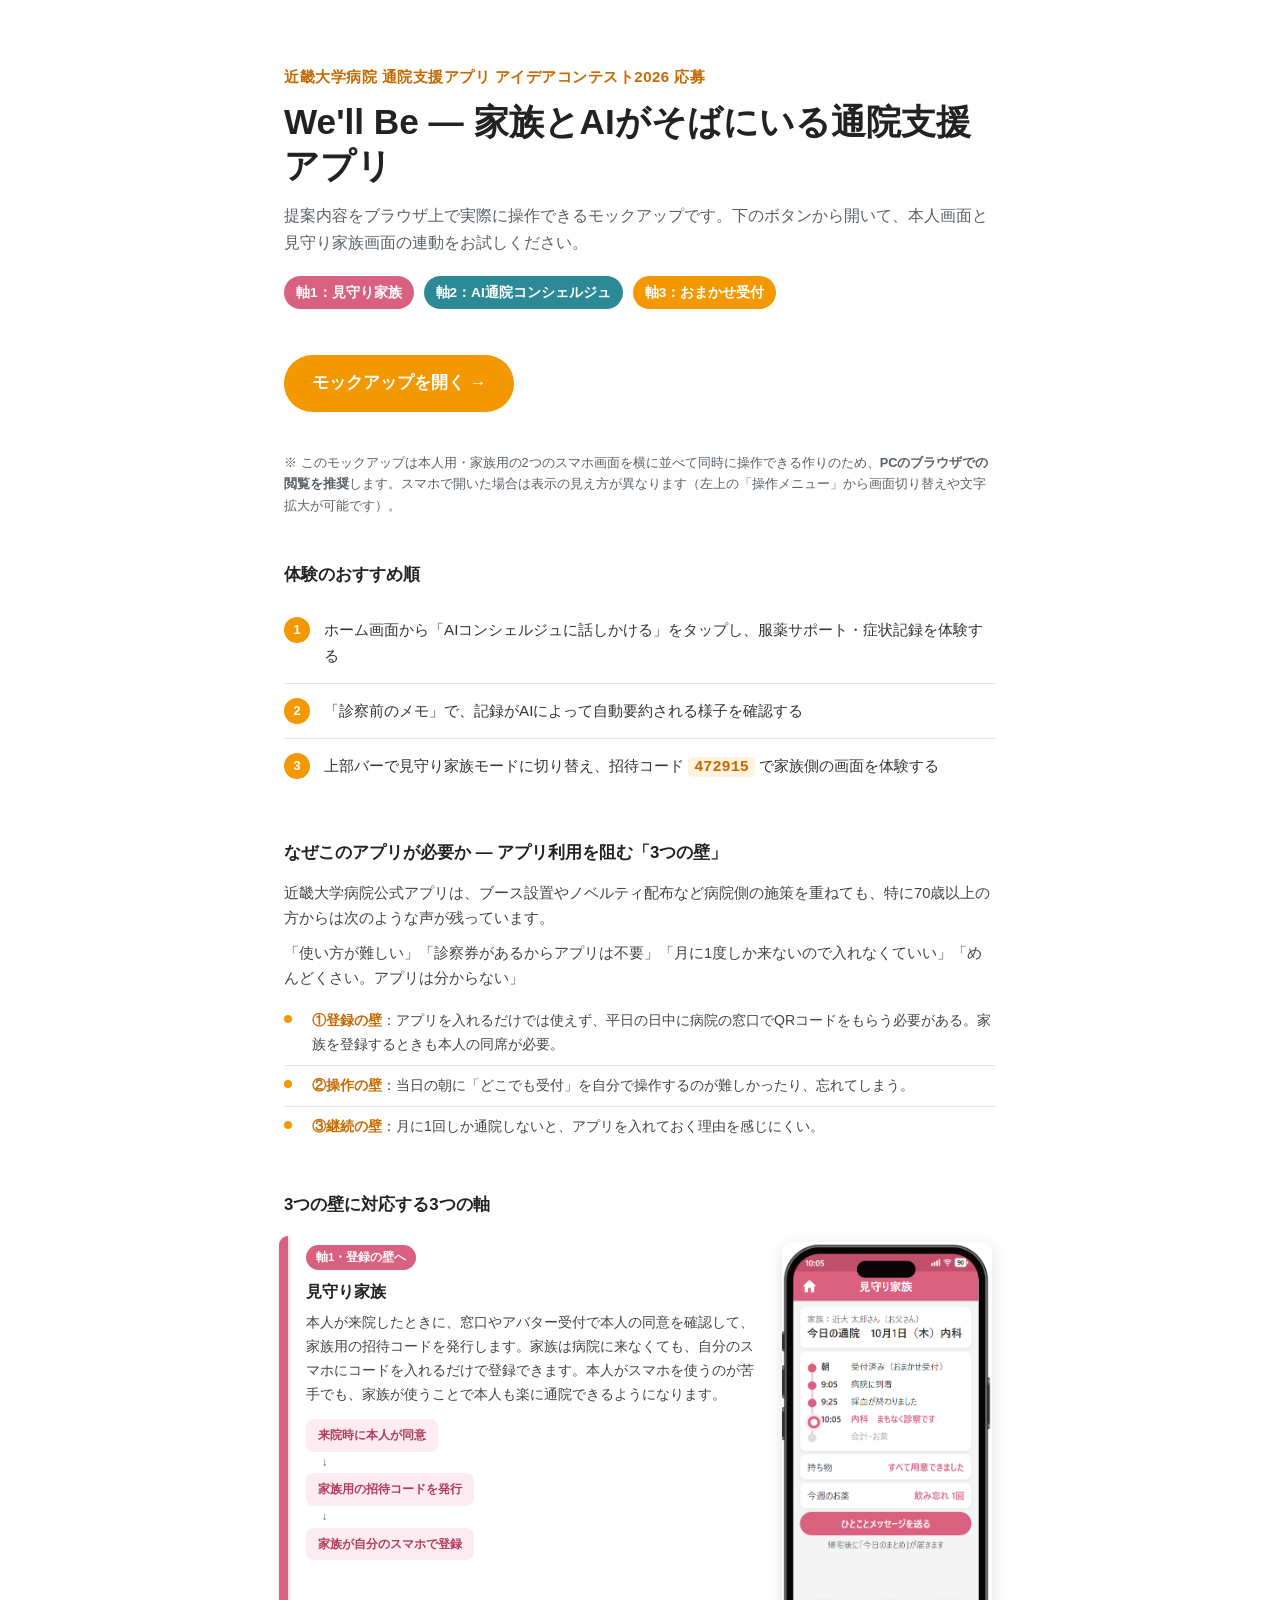
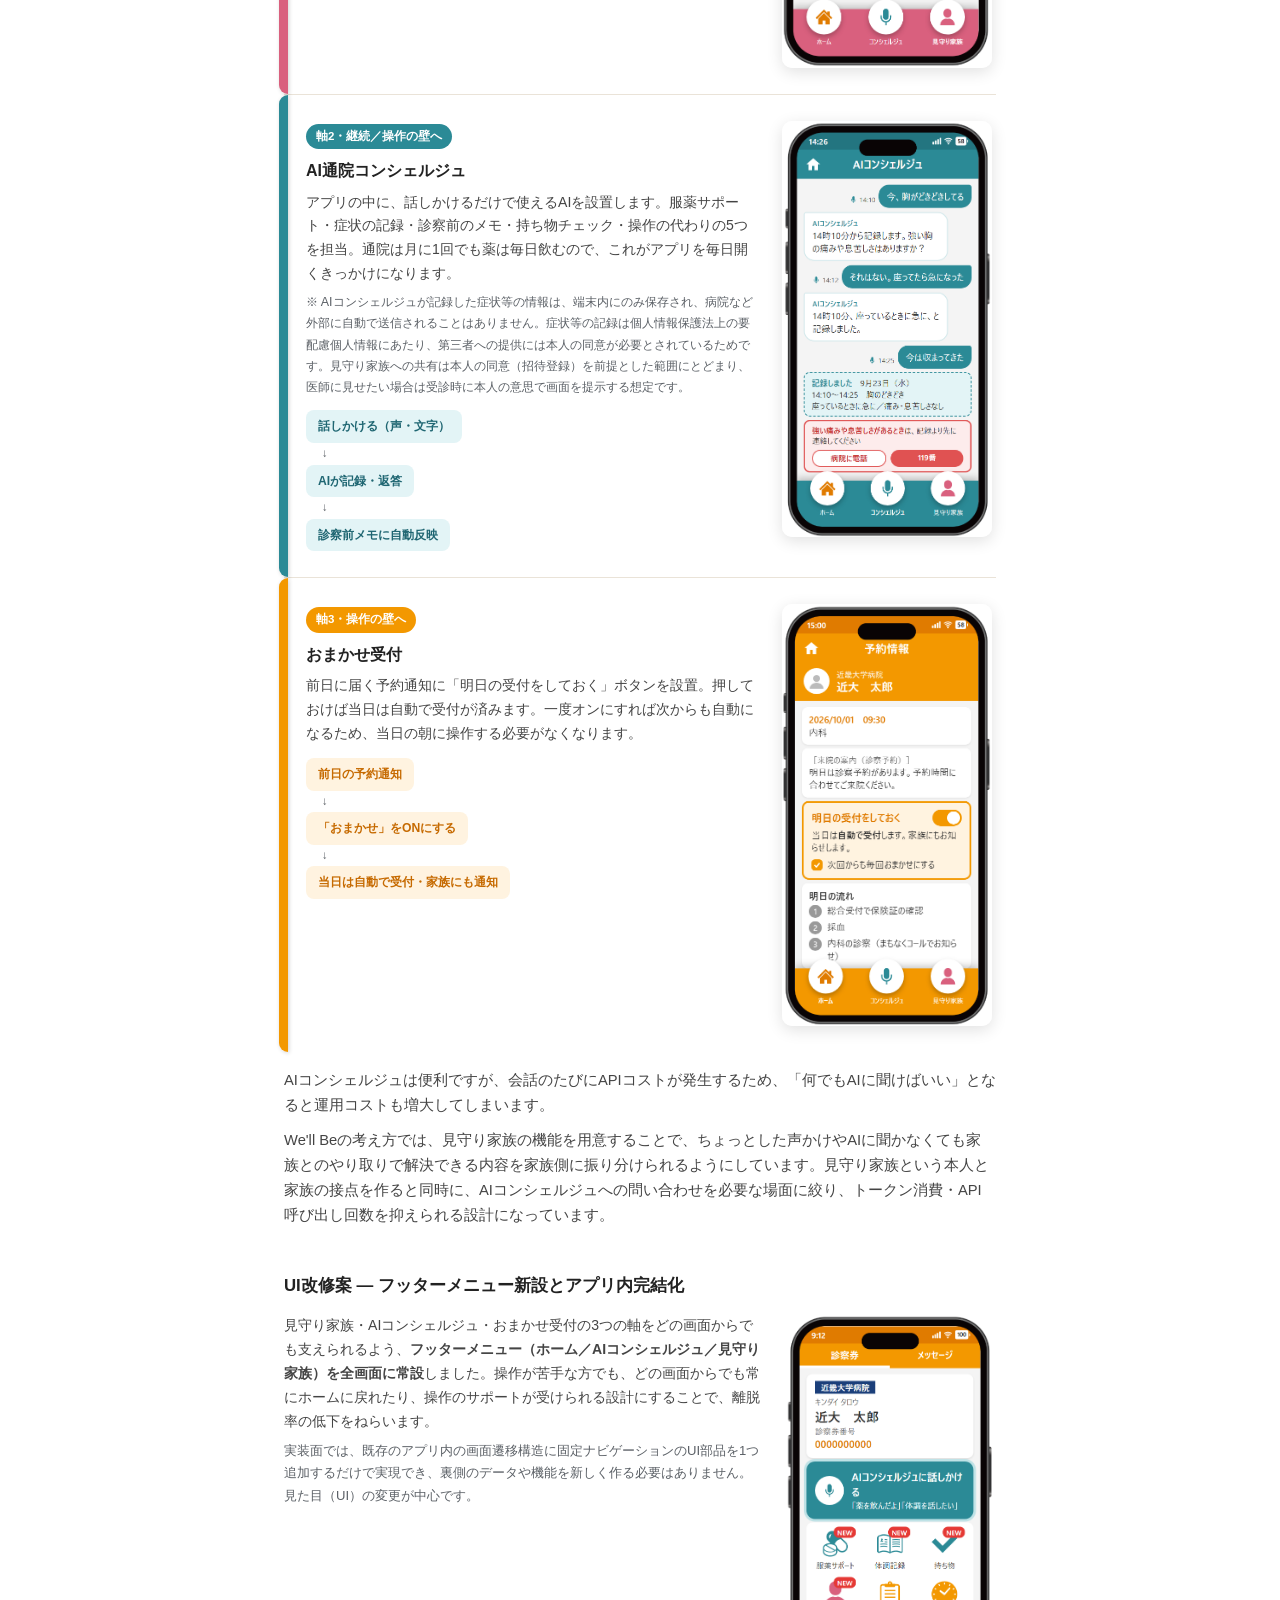
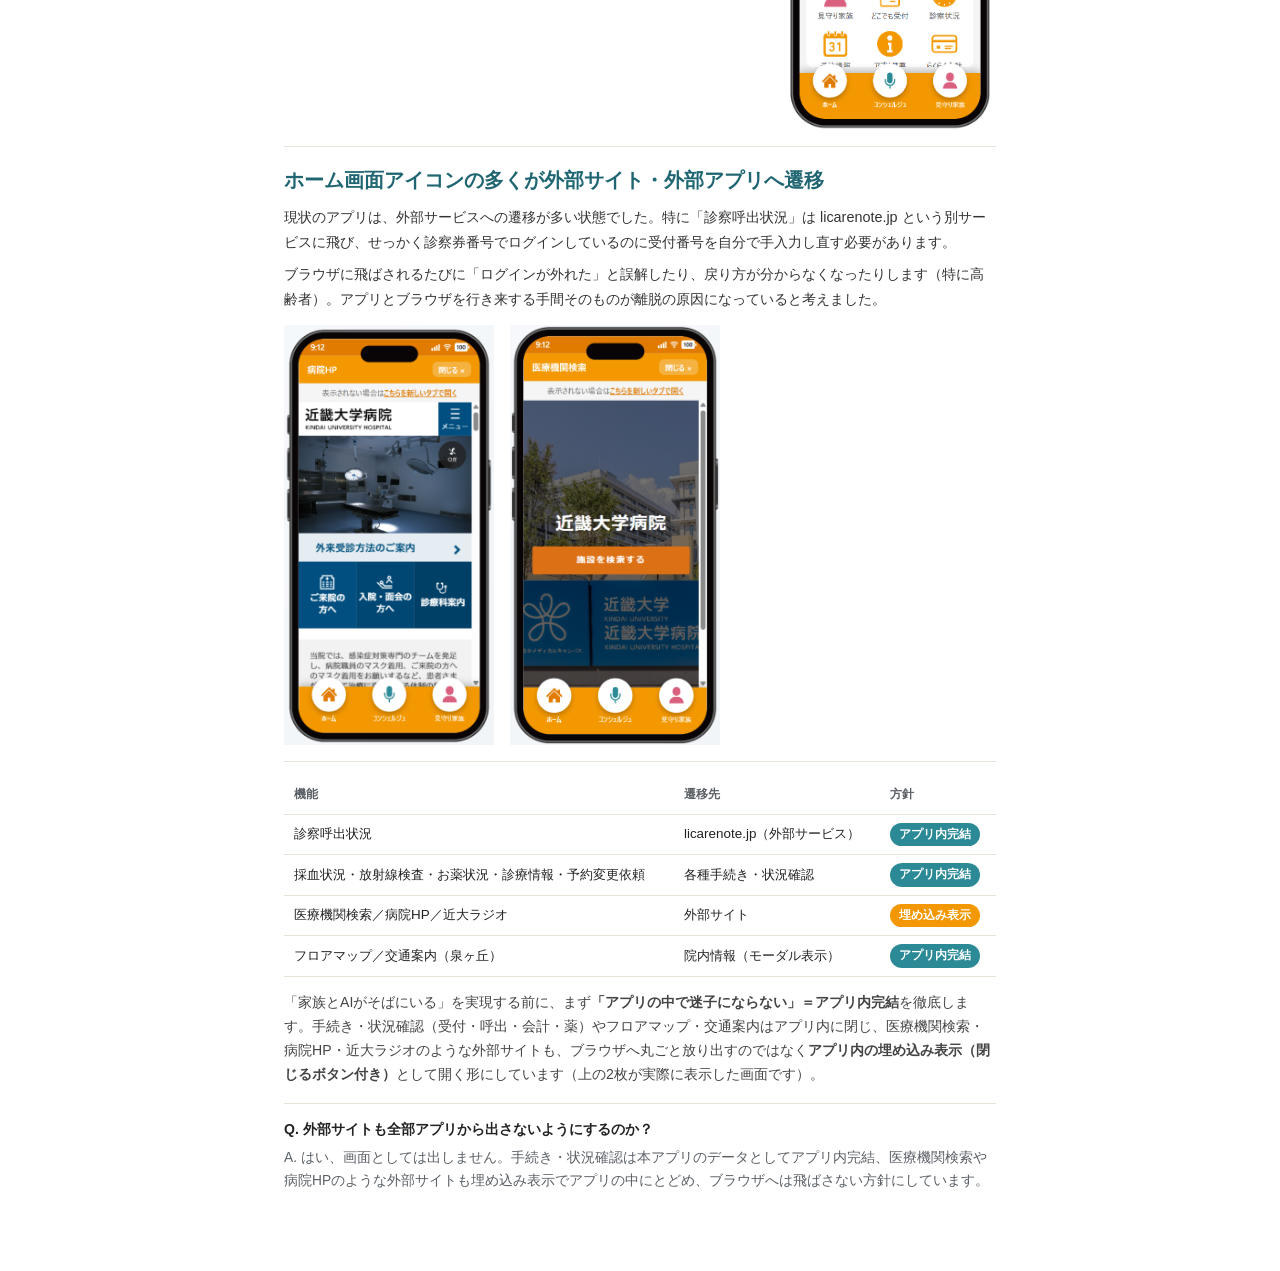
<file: index.html>
<!DOCTYPE html>
<html lang="ja">
<head>
<meta charset="UTF-8">
<meta name="viewport" content="width=device-width, initial-scale=1.0">
<title>We'll Be ― 通院支援アプリ モックアップ</title>
<style>
  :root {
    --ink:#222; --sub:#5b6066;
    --orange:#F39800; --orange-d:#C66A00; --orange-l:#FFF3E0;
    --teal:#2B8A96; --teal-d:#1F6672; --teal-l:#E3F4F6;
    --pink:#D9607E; --pink-d:#B03E5B; --pink-l:#FCEBF0;
    --line:#EAE3D8;
  }
  * { box-sizing: border-box; margin: 0; padding: 0; }
  html { background: #fff; }
  body {
    font-family: "Yu Gothic Medium","Yu Gothic","Hiragino Kaku Gothic ProN","Meiryo",sans-serif;
    color: var(--ink);
    background: #fff;
    line-height: 1.7;
  }
  .wrap { max-width: 760px; margin: 0 auto; padding: 64px 24px 80px; }

  .eyebrow { font-size: 15px; font-weight: 700; letter-spacing: .5px; color: var(--orange-d); }
  h1 { font-size: 2.2rem; font-weight: 700; line-height: 1.25; margin-top: 10px; }
  .lead { font-size: 1rem; color: var(--sub); margin-top: 14px; }

  .axis { display: flex; gap: 10px; margin: 20px 0 36px; flex-wrap: wrap; }
  .axis span {
    font-size: .85rem;
    padding: 5px 12px;
    border-radius: 999px;
    color: #fff;
    font-weight: 600;
  }
  .axis .a1 { background: var(--pink); }
  .axis .a2 { background: var(--teal); }
  .axis .a3 { background: var(--orange); }

  .cta-row { margin-bottom: 40px; }
  .cta {
    display: inline-block;
    margin-top: 10px;
    padding: 14px 28px;
    background: var(--orange);
    color: #fff;
    border-radius: 999px;
    text-decoration: none;
    font-weight: 700;
    font-size: 1.05rem;
  }
  .cta:hover { background: var(--orange-d); }

  h2 { font-size: 1.05rem; font-weight: 700; margin-bottom: 14px; }
  .steps { list-style: none; counter-reset: s; }
  .steps li {
    counter-increment: s;
    display: flex; gap: 14px;
    padding: 14px 0;
    border-top: 1px solid var(--line);
    font-size: .95rem; color: #333;
  }
  .steps li:first-child { border-top: none; }
  .steps li::before {
    content: counter(s);
    flex-shrink: 0;
    width: 26px; height: 26px;
    border-radius: 50%;
    background: var(--orange);
    color: #fff;
    font-size: .8rem; font-weight: 700;
    display: flex; align-items: center; justify-content: center;
  }
  .steps code {
    background: var(--orange-l);
    color: var(--orange-d);
    padding: 1px 6px;
    border-radius: 5px;
    font-weight: 700;
  }

  section { margin-top: 44px; }

  .problem-card p { font-size: .92rem; color: #444; margin-bottom: 10px; }
  .problem-card p:last-child { margin-bottom: 0; }
  .wall-list { list-style: none; margin-top: 10px; }
  .wall-list li {
    font-size: .88rem; color: #444;
    padding: 8px 0 8px 28px;
    position: relative;
    border-top: 1px solid var(--line);
  }
  .wall-list li:first-child { border-top: none; }
  .wall-list b { color: var(--orange-d); }
  .wall-list li::before {
    content: "";
    position: absolute; left: 0; top: 14px;
    width: 8px; height: 8px;
    border-radius: 50%;
    background: var(--orange);
  }

  .axis-cards { display: flex; flex-direction: column; margin-top: 16px; }
  .axis-card {
    position: relative;
    padding: 26px 4px 26px 22px;
    border-bottom: 1px solid var(--line);
    display: flex;
    gap: 22px;
    align-items: flex-start;
  }
  .axis-card:first-child { padding-top: 6px; }
  .axis-card:last-child { border-bottom: none; }
  .axis-card::before {
    content: "";
    position: absolute;
    left: -5px;
    top: 0;
    bottom: 0;
    width: 9px;
    border-radius: 999px 0 0 999px;
    box-shadow: 1px 1px 4px rgba(0,0,0,.18);
  }
  .axis-card.c1::before { background: var(--pink); }
  .axis-card.c2::before { background: var(--teal); }
  .axis-card.c3::before { background: var(--orange); }
  .axis-card .axis-text { flex: 1; min-width: 0; }
  .axis-card .tag {
    display: inline-block;
    font-size: .72rem; font-weight: 700;
    padding: 3px 10px; border-radius: 999px;
    color: #fff; margin-bottom: 8px;
  }
  .axis-card.c1 .tag { background: var(--pink); }
  .axis-card.c2 .tag { background: var(--teal); }
  .axis-card.c3 .tag { background: var(--orange); }
  .axis-card h3 { font-size: 1rem; margin-bottom: 6px; }
  .axis-card p { font-size: .88rem; color: #444; margin-bottom: 6px; }
  .axis-flow { margin-top: 12px; display: flex; flex-direction: column; align-items: flex-start; }
  .axis-flow-step {
    font-size: .76rem;
    font-weight: 700;
    padding: 6px 12px;
    border-radius: 8px;
    background: #f6f5f2;
    color: var(--ink);
  }
  .axis-flow-arrow { font-size: .72rem; color: var(--sub); padding: 1px 0 1px 16px; }
  .axis-card.c1 .axis-flow-step { background: var(--pink-l); color: var(--pink-d); }
  .axis-card.c2 .axis-flow-step { background: var(--teal-l); color: var(--teal-d); }
  .axis-card.c3 .axis-flow-step { background: var(--orange-l); color: var(--orange-d); }
  .axis-card .shot {
    max-width: 210px;
    width: 100%;
    border-radius: 10px;
    box-shadow: 0 4px 16px rgba(0,0,0,.12);
    display: block;
    flex-shrink: 0;
  }
  @media (max-width: 720px) {
    .axis-card { flex-direction: column; align-items: stretch; }
    .axis-card .shot { max-width: 100%; margin-top: 10px; }
  }
  .footer-feature-row { display: flex; gap: 22px; align-items: flex-start; margin-top: 4px; }
  .footer-feature-text { flex: 1; min-width: 0; }
  .footer-feature-row .shot { max-width: 210px; flex-shrink: 0; }
  @media (max-width: 720px) {
    .footer-feature-row { flex-direction: column; align-items: stretch; }
    .footer-feature-row .shot { max-width: 100%; }
  }
  .twin-shot-row { display: flex; gap: 16px; margin-top: 14px; flex-wrap: wrap; }
  .twin-shot-row .shot { max-width: 210px; flex-shrink: 0; margin-top: 0; }
  .axis-card p.quote {
    font-size: .82rem; color: var(--sub);
    background: #f8f7f4; border-radius: 8px;
    padding: 8px 10px; margin-top: 8px;
  }

  .finding-box {
    border-top: 1px solid var(--line);
    border-bottom: 1px solid var(--line);
    padding: 16px 0;
    margin-top: 16px;
  }
  .finding-box .big { font-size: 1.25rem; font-weight: 800; color: var(--teal-d); }
  .finding-box p { font-size: .9rem; color: #333; margin-top: 8px; }

  .link-table { width: 100%; border-collapse: collapse; margin-top: 14px; font-size: .84rem; }
  .link-table th, .link-table td {
    text-align: left; padding: 8px 10px;
    border-bottom: 1px solid var(--line);
  }
  .link-table th { color: var(--sub); font-weight: 700; font-size: .78rem; }
  .link-table .pill {
    display: inline-block; font-size: .72rem; font-weight: 700;
    padding: 2px 9px; border-radius: 999px; color: #fff;
    white-space: nowrap;
  }
  .link-table td:last-child { white-space: nowrap; }
  .link-table .pill.in { background: var(--teal); }
  .link-table .pill.embed { background: var(--orange); }
  .link-table .pill.out { background: #9aa0a6; }

  .qa-box {
    margin-top: 16px;
    border-top: 1px solid var(--line);
    padding-top: 14px;
  }
  .qa-box .q { font-weight: 700; font-size: .88rem; color: var(--ink); margin-bottom: 4px; }
  .qa-box .a { font-size: .86rem; color: var(--sub); }

  footer {
    margin-top: 56px;
    padding-top: 20px;
    border-top: 1px solid var(--line);
    font-size: .8rem; color: #9aa0a6;
  }
</style>
</head>
<body>
<div class="wrap">

  <div class="eyebrow">近畿大学病院 通院支援アプリ アイデアコンテスト2026 応募</div>
  <h1>We'll Be ― 家族とAIがそばにいる通院支援アプリ</h1>
  <p class="lead">
    提案内容をブラウザ上で実際に操作できるモックアップです。下のボタンから開いて、本人画面と見守り家族画面の連動をお試しください。
  </p>

  <div class="axis">
    <span class="a1">軸1：見守り家族</span>
    <span class="a2">軸2：AI通院コンシェルジュ</span>
    <span class="a3">軸3：おまかせ受付</span>
  </div>

  <div class="cta-row">
    <a class="cta" href="app/">モックアップを開く →</a>
  </div>
  <p style="font-size:.8rem;color:var(--sub);margin-top:8px;">
    ※ このモックアップは本人用・家族用の2つのスマホ画面を横に並べて同時に操作できる作りのため、<b>PCのブラウザでの閲覧を推奨</b>します。スマホで開いた場合は表示の見え方が異なります（左上の「操作メニュー」から画面切り替えや文字拡大が可能です）。
  </p>

  <section>
    <h2>体験のおすすめ順</h2>
    <ol class="steps">
      <li><span>ホーム画面から「AIコンシェルジュに話しかける」をタップし、服薬サポート・症状記録を体験する</span></li>
      <li><span>「診察前のメモ」で、記録がAIによって自動要約される様子を確認する</span></li>
      <li><span>上部バーで見守り家族モードに切り替え、招待コード <code>472915</code> で家族側の画面を体験する</span></li>
    </ol>
  </section>

  <section>
    <h2>なぜこのアプリが必要か ― アプリ利用を阻む「3つの壁」</h2>
    <div class="problem-card">
      <p>近畿大学病院公式アプリは、ブース設置やノベルティ配布など病院側の施策を重ねても、特に70歳以上の方からは次のような声が残っています。</p>
      <p>「使い方が難しい」「診察券があるからアプリは不要」「月に1度しか来ないので入れなくていい」「めんどくさい。アプリは分からない」</p>
      <ul class="wall-list">
        <li><b>①登録の壁</b>：アプリを入れるだけでは使えず、平日の日中に病院の窓口でQRコードをもらう必要がある。家族を登録するときも本人の同席が必要。</li>
        <li><b>②操作の壁</b>：当日の朝に「どこでも受付」を自分で操作するのが難しかったり、忘れてしまう。</li>
        <li><b>③継続の壁</b>：月に1回しか通院しないと、アプリを入れておく理由を感じにくい。</li>
      </ul>
    </div>
  </section>

  <section>
    <h2>3つの壁に対応する3つの軸</h2>
    <div class="axis-cards">
      <div class="axis-card c1">
        <div class="axis-text">
          <span class="tag">軸1・登録の壁へ</span>
          <h3>見守り家族</h3>
          <p>本人が来院したときに、窓口やアバター受付で本人の同意を確認して、家族用の招待コードを発行します。家族は病院に来なくても、自分のスマホにコードを入れるだけで登録できます。本人がスマホを使うのが苦手でも、家族が使うことで本人も楽に通院できるようになります。</p>
          <div class="axis-flow">
            <div class="axis-flow-step">来院時に本人が同意</div>
            <div class="axis-flow-arrow">↓</div>
            <div class="axis-flow-step">家族用の招待コードを発行</div>
            <div class="axis-flow-arrow">↓</div>
            <div class="axis-flow-step">家族が自分のスマホで登録</div>
          </div>
        </div>
        <img class="shot" src="assets/screens/axis1-family.png" alt="見守り家族（家族のスマホ画面）">
      </div>
      <div class="axis-card c2">
        <div class="axis-text">
          <span class="tag">軸2・継続／操作の壁へ</span>
          <h3>AI通院コンシェルジュ</h3>
          <p>アプリの中に、話しかけるだけで使えるAIを設置します。服薬サポート・症状の記録・診察前のメモ・持ち物チェック・操作の代わりの5つを担当。通院は月に1回でも薬は毎日飲むので、これがアプリを毎日開くきっかけになります。</p>
          <p style="font-size:.78rem;color:var(--sub);margin-top:4px;">※ AIコンシェルジュが記録した症状等の情報は、端末内にのみ保存され、病院など外部に自動で送信されることはありません。症状等の記録は個人情報保護法上の要配慮個人情報にあたり、第三者への提供には本人の同意が必要とされているためです。見守り家族への共有は本人の同意（招待登録）を前提とした範囲にとどまり、医師に見せたい場合は受診時に本人の意思で画面を提示する想定です。</p>
          <div class="axis-flow">
            <div class="axis-flow-step">話しかける（声・文字）</div>
            <div class="axis-flow-arrow">↓</div>
            <div class="axis-flow-step">AIが記録・返答</div>
            <div class="axis-flow-arrow">↓</div>
            <div class="axis-flow-step">診察前メモに自動反映</div>
          </div>
        </div>
        <img class="shot" src="assets/screens/axis2-ai.png" alt="AI通院コンシェルジュ（症状の記録・相談画面）">
      </div>
      <div class="axis-card c3">
        <div class="axis-text">
          <span class="tag">軸3・操作の壁へ</span>
          <h3>おまかせ受付</h3>
          <p>前日に届く予約通知に「明日の受付をしておく」ボタンを設置。押しておけば当日は自動で受付が済みます。一度オンにすれば次からも自動になるため、当日の朝に操作する必要がなくなります。</p>
          <div class="axis-flow">
            <div class="axis-flow-step">前日の予約通知</div>
            <div class="axis-flow-arrow">↓</div>
            <div class="axis-flow-step">「おまかせ」をONにする</div>
            <div class="axis-flow-arrow">↓</div>
            <div class="axis-flow-step">当日は自動で受付・家族にも通知</div>
          </div>
        </div>
        <img class="shot" src="assets/screens/axis3-omakase.png" alt="おまかせ受付（予約情報画面）">
      </div>
    </div>
    <div class="problem-card" style="margin-top:16px;">
      <p>AIコンシェルジュは便利ですが、会話のたびにAPIコストが発生するため、「何でもAIに聞けばいい」となると運用コストも増大してしまいます。</p>
      <p>We'll Beの考え方では、見守り家族の機能を用意することで、ちょっとした声かけやAIに聞かなくても家族とのやり取りで解決できる内容を家族側に振り分けられるようにしています。見守り家族という本人と家族の接点を作ると同時に、AIコンシェルジュへの問い合わせを必要な場面に絞り、トークン消費・API呼び出し回数を抑えられる設計になっています。</p>
    </div>
  </section>

  <section>
    <h2>UI改修案 ― フッターメニュー新設とアプリ内完結化</h2>

    <div class="footer-feature-row">
      <div class="footer-feature-text">
        <p style="font-size:.88rem;color:#444;">
          見守り家族・AIコンシェルジュ・おまかせ受付の3つの軸をどの画面からでも支えられるよう、<b>フッターメニュー（ホーム／AIコンシェルジュ／見守り家族）を全画面に常設</b>しました。操作が苦手な方でも、どの画面からでも常にホームに戻れたり、操作のサポートが受けられる設計にすることで、離脱率の低下をねらいます。
        </p>
        <p style="font-size:.82rem;color:var(--sub);margin-top:6px;">
          実装面では、既存のアプリ内の画面遷移構造に固定ナビゲーションのUI部品を1つ追加するだけで実現でき、裏側のデータや機能を新しく作る必要はありません。見た目（UI）の変更が中心です。
        </p>
      </div>
      <img class="shot" src="assets/screens/home.png" alt="新設したフッターメニュー（ホーム画面）">
    </div>

    <div class="finding-box" style="margin-top:16px;">
      <div class="big">ホーム画面アイコンの多くが外部サイト・外部アプリへ遷移</div>
      <p>現状のアプリは、外部サービスへの遷移が多い状態でした。特に「診察呼出状況」は licarenote.jp という別サービスに飛び、せっかく診察券番号でログインしているのに受付番号を自分で手入力し直す必要があります。</p>
      <p>ブラウザに飛ばされるたびに「ログインが外れた」と誤解したり、戻り方が分からなくなったりします（特に高齢者）。アプリとブラウザを行き来する手間そのものが離脱の原因になっていると考えました。</p>
      <div class="twin-shot-row">
        <img class="shot" src="assets/screens/病院HP.png" alt="病院HPをアプリ内の埋め込み表示で開いた画面">
        <img class="shot" src="assets/screens/医療機関検索.png" alt="医療機関検索をアプリ内の埋め込み表示で開いた画面">
      </div>
    </div>

    <table class="link-table">
      <thead>
        <tr><th>機能</th><th>遷移先</th><th>方針</th></tr>
      </thead>
      <tbody>
        <tr><td>診察呼出状況</td><td>licarenote.jp（外部サービス）</td><td><span class="pill in">アプリ内完結</span></td></tr>
        <tr><td>採血状況・放射線検査・お薬状況・診療情報・予約変更依頼</td><td>各種手続き・状況確認</td><td><span class="pill in">アプリ内完結</span></td></tr>
        <tr><td>医療機関検索／病院HP／近大ラジオ</td><td>外部サイト</td><td><span class="pill embed">埋め込み表示</span></td></tr>
        <tr><td>フロアマップ／交通案内（泉ヶ丘）</td><td>院内情報（モーダル表示）</td><td><span class="pill in">アプリ内完結</span></td></tr>
      </tbody>
    </table>

    <p style="font-size:.88rem;color:#444;margin-top:14px;">
      「家族とAIがそばにいる」を実現する前に、まず<b>「アプリの中で迷子にならない」＝アプリ内完結</b>を徹底します。手続き・状況確認（受付・呼出・会計・薬）やフロアマップ・交通案内はアプリ内に閉じ、医療機関検索・病院HP・近大ラジオのような外部サイトも、ブラウザへ丸ごと放り出すのではなく<b>アプリ内の埋め込み表示（閉じるボタン付き）</b>として開く形にしています（上の2枚が実際に表示した画面です）。
    </p>

    <div class="qa-box">
      <div class="q">Q. 外部サイトも全部アプリから出さないようにするのか？</div>
      <div class="a">A. はい、画面としては出しません。手続き・状況確認は本アプリのデータとしてアプリ内完結、医療機関検索や病院HPのような外部サイトも埋め込み表示でアプリの中にとどめ、ブラウザへは飛ばさない方針にしています。</div>
    </div>
  </section>

  </div>
</body>
</html>
</file>
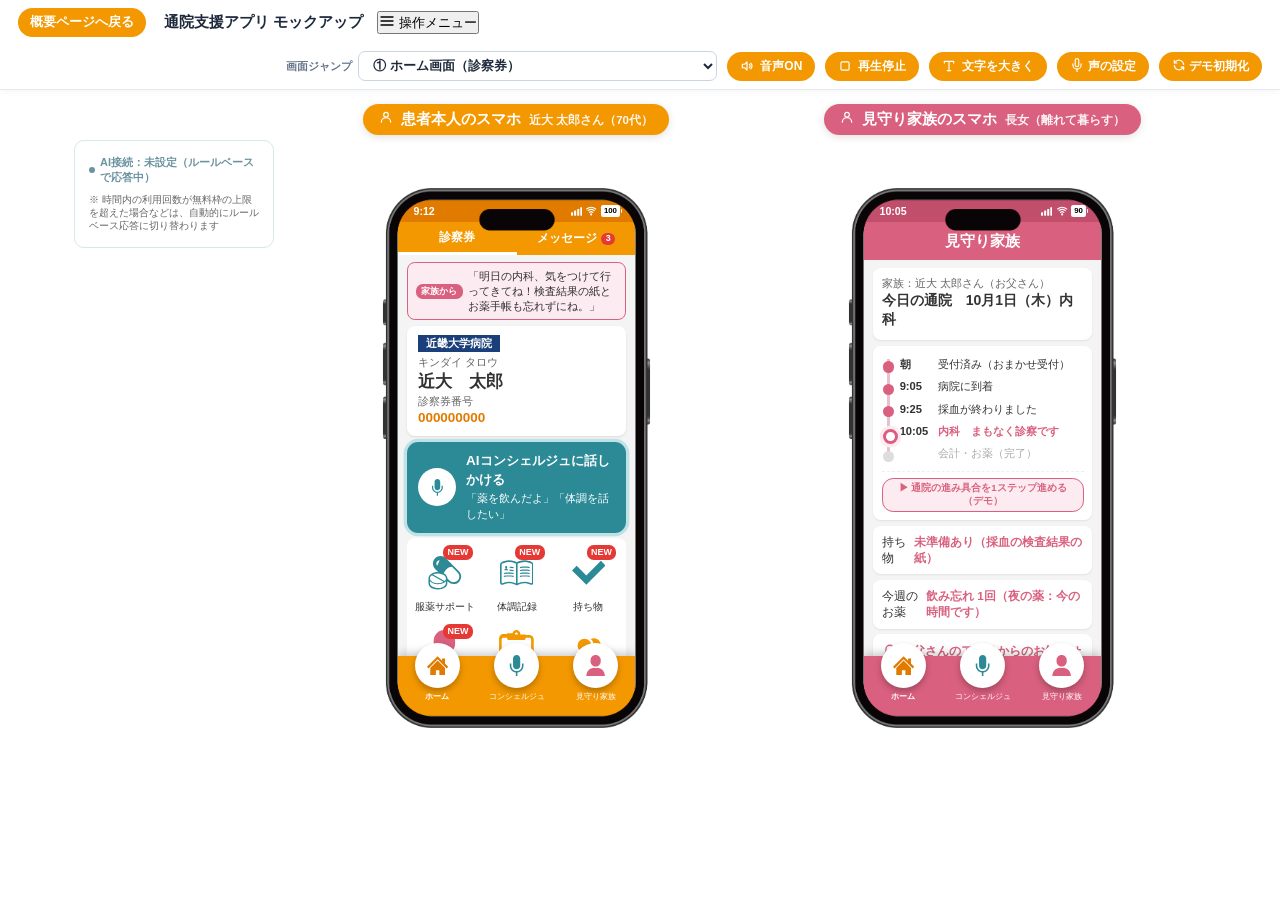
<file: app/index.html>
<!DOCTYPE html>
<html lang="ja">
<head>
  <meta charset="utf-8">
  <meta name="viewport" content="width=device-width, initial-scale=1.0, maximum-scale=1.0, user-scalable=no, viewport-fit=cover">
  <title>We'll Be ― 家族とAIがそばにいる通院支援アプリ（モックアップ）</title>
  <link rel="manifest" href="manifest.json">
  <meta name="theme-color" content="#F39800">
  <link rel="stylesheet" href="style.css?v=30">
</head>
<body>

  <!-- ================= PC/デモ用 上部コントロールバー ================= -->
  <header class="demo-bar" id="demoBar">
    <a class="demo-back" href="../">概要ページへ戻る</a>
    <div class="demo-brand">
      <span class="demo-title">通院支援アプリ モックアップ</span>
    </div>

    <button type="button" class="demo-controls-toggle" id="demoControlsToggle" onclick="toggleDemoControls()" aria-expanded="false" aria-controls="demoControls">
      <svg class="ic" width="16" height="16" viewBox="0 0 24 24" fill="none" stroke="currentColor" stroke-width="2" stroke-linecap="round" stroke-linejoin="round"><line x1="3" y1="6" x2="21" y2="6"/><line x1="3" y1="12" x2="21" y2="12"/><line x1="3" y1="18" x2="21" y2="18"/></svg> 操作メニュー
    </button>

    <div class="demo-controls" id="demoControls">
      <div class="mode-switch" role="group" aria-label="表示するスマホの切替（狭い画面用）">
        <button type="button" class="mode-btn active" id="modePatientBtn" onclick="switchRole('patient')">
          <svg class="ic" width="14" height="14" viewBox="0 0 24 24" fill="none" stroke="currentColor" stroke-width="2" stroke-linecap="round" stroke-linejoin="round"><circle cx="12" cy="8" r="4"/><path d="M4 21a8 8 0 0 1 16 0"/></svg> 本人のスマホ
        </button>
        <button type="button" class="mode-btn fam" id="modeFamilyBtn" onclick="switchRole('family')">
          <svg class="ic" width="14" height="14" viewBox="0 0 24 24" fill="none" stroke="currentColor" stroke-width="2" stroke-linecap="round" stroke-linejoin="round"><circle cx="12" cy="8" r="4"/><path d="M4 21a8 8 0 0 1 16 0"/></svg> 家族のスマホ
        </button>
      </div>

      <div class="screen-jump">
        <label for="screenSelect" class="screen-jump-label">画面ジャンプ</label>
        <select id="screenSelect" aria-label="画面ジャンプ" onchange="navigateTo(this.value)">
          <optgroup label="左：患者本人のスマホ">
            <option value="home">① ホーム画面（診察券）</option>
            <option value="med">②-A AIコンシェルジュ（服薬サポート）</option>
            <option value="symptom">②-B AIコンシェルジュ（症状の記録）</option>
            <option value="memo">③ 診察前のメモ（AI自動要約）</option>
            <option value="omakase">④ おまかせ受付（予約情報）</option>
            <option value="checklist">⑥ 持ち物チェック</option>
            <option value="patient-family">⑤-C 見守り家族（家族一覧・お互いの見守り状況）</option>
          </optgroup>
          <optgroup label="右：見守り家族のスマホ">
            <option value="family-invite">⑤-A 見守り家族（招待コード登録）</option>
            <option value="family-dash">⑤-B 見守り家族（ダッシュボード）</option>
          </optgroup>
        </select>
      </div>

      <button type="button" class="ai-config-btn tts-toggle-btn" onclick="toggleTtsEnabled()" title="AIの音声読み上げ切替"><svg class="ic" width="14" height="14" viewBox="0 0 24 24" fill="none" stroke="currentColor" stroke-width="2" stroke-linecap="round" stroke-linejoin="round"><polygon points="4,9 8,9 12,5 12,19 8,15 4,15"/><path d="M16 9a4 4 0 0 1 0 6"/><path d="M18.5 7a7 7 0 0 1 0 10"/></svg> 音声ON</button>
      <button type="button" class="ai-config-btn" onclick="stopAiSpeech()" title="音声を止める"><svg class="ic" width="14" height="14" viewBox="0 0 24 24" fill="none" stroke="currentColor" stroke-width="2" stroke-linecap="round" stroke-linejoin="round"><rect x="5" y="5" width="14" height="14" rx="2"/></svg> 再生停止</button>
      <button type="button" class="ai-config-btn" id="fontSizeToggleBtn" onclick="toggleTextBoost()" title="画面の文字サイズを切り替えます（スマホ幅のとき）"><svg class="ic" width="14" height="14" viewBox="0 0 24 24" fill="none" stroke="currentColor" stroke-width="2" stroke-linecap="round" stroke-linejoin="round"><path d="M4 7V4h16v3"/><path d="M9 20h6"/><path d="M12 4v16"/></svg> <span id="fontSizeToggleLabel">文字を大きく</span></button>

      <button type="button" class="ai-config-btn" onclick="openVoiceConfigModal()" title="コンシェルジュの声を選ぶ">
        <span id="voiceConfigLabel"><svg class="ic" width="14" height="14" viewBox="0 0 24 24" fill="none" stroke="currentColor" stroke-width="2" stroke-linecap="round" stroke-linejoin="round"><path d="M12 1a3 3 0 0 0-3 3v8a3 3 0 0 0 6 0V4a3 3 0 0 0-3-3z"/><path d="M19 10v2a7 7 0 0 1-14 0v-2"/><line x1="12" y1="19" x2="12" y2="23"/></svg> 声の設定</span>
      </button>

      <button type="button" class="ai-config-btn" id="aiConfigBtn" onclick="openAiConfigModal()" title="Gemini APIキーの設定（管理者用）" style="display:none;">
        <span class="ai-dot" id="aiDot"></span>
        <span id="aiConfigLabel"><svg class="ic" width="14" height="14" viewBox="0 0 24 24" fill="none" stroke="currentColor" stroke-width="2" stroke-linecap="round" stroke-linejoin="round"><path d="M12 2l1.8 6.2L20 10l-6.2 1.8L12 18l-1.8-6.2L4 10l6.2-1.8z"/></svg> Gemini設定</span>
      </button>

      <button type="button" class="reset-btn" onclick="resetDemoState()" title="デモの状態を初期値に戻します">
        <svg class="ic" width="14" height="14" viewBox="0 0 24 24" fill="none" stroke="currentColor" stroke-width="2" stroke-linecap="round" stroke-linejoin="round"><path d="M20 11A8 8 0 0 0 6.3 6.3L4 8.5"/><path d="M4 4v4.5h4.5"/><path d="M4 13a8 8 0 0 0 13.7 4.7L20 15.5"/><path d="M20 20v-4.5h-4.5"/></svg> デモ初期化
      </button>
    </div>
  </header>

  <!-- ================= メインステージ（スマホ本体＋PC用サイドガイド） ================= -->
  <main class="stage">
    <!-- ==================== 左サイドパネル：AI接続状況＋発話サンプル（スマホ画面の外） ==================== -->
    <div class="demo-side-panel">
      <div class="demo-example-panel ai-conn-card" style="display:flex;">
        <div class="ai-conn-status" id="aiConnStatusHeader"><span class="dot"></span>AI接続状況：確認中</div>
        <div class="ai-conn-note">※ 時間内の利用回数が無料枠の上限を超えた場合などは、自動的にルールベース応答に切り替わります</div>
      </div>

    <aside class="demo-example-panel" id="demoExamplePanelMed" style="display:none;">
      <div class="demo-example-title">ワンタップでAIと会話<span class="sub">（音声で返答します）</span></div>
      <button type="button" class="demo-example-btn" onclick="triggerMedVoice('飲んだよ。そういえば今朝、ちょっとふらついた。')">「飲んだよ。そういえば今朝、ちょっとふらついた。」</button>
      <button type="button" class="demo-example-btn" onclick="triggerMedVoice('夜の分、飲んだよ！')">「夜の分、飲んだよ！」</button>
      <button type="button" class="demo-example-btn" onclick="triggerMedVoice('夜の薬を飲み忘れやすいんだけど、どうしたらいい？')">「夜の薬を飲み忘れやすいんだけど、どうしたらいい？」</button>
    </aside>

    <aside class="demo-example-panel" id="demoExamplePanel" style="display:none;">
      <div class="demo-example-title">ワンタップ発話サンプル<span class="sub">（AIが声で返答＆自動記録します）</span></div>
      <button type="button" class="demo-example-btn" onclick="sendSymptomPreset('doki')">①「今、胸がどきどきしてる」</button>
      <button type="button" class="demo-example-btn" onclick="sendSymptomPreset('sit')">②「それはない。座ってたら急になった」</button>
      <button type="button" class="demo-example-btn" onclick="sendSymptomPreset('calm')">③「今は収まってきた」</button>
      <button type="button" class="demo-example-btn" onclick="handleUserSymptomSpeech('明日の受付をしておいて')">④「明日の受付をしておいて」（操作サポート）</button>
      <button type="button" class="demo-example-btn" onclick="handleUserSymptomSpeech('明日の持ち物は何だっけ？')">⑤「明日の持ち物は何だっけ？」（持ち物案内）</button>
      <button type="button" class="demo-example-btn danger" onclick="sendSymptomPreset('danger')">⚠「胸が強く痛んで息苦しい」（危険検知デモ）</button>
    </aside>
    </div><!-- /.demo-side-panel -->

    <!-- ==================== 左：患者本人のスマホ ==================== -->
    <section class="phone-column patient" id="patientColumn">
      <div class="phone-label patient"><svg class="ic" width="14" height="14" viewBox="0 0 24 24" fill="none" stroke="currentColor" stroke-width="2" stroke-linecap="round" stroke-linejoin="round"><circle cx="12" cy="8" r="4"/><path d="M4 21a8 8 0 0 1 16 0"/></svg> 患者本人のスマホ<small>近大 太郎さん（70代）</small></div>
      <div class="phone-wrapper">
      <div class="phone" id="phoneContainer">
        <img class="frm" src="assets/phone-frame.png" alt="スマートフォンフレーム">

        <div class="screen" id="patientScreen">
          <!-- ステータスバー -->
          <div class="status" id="statusBar">
            <span id="statusTime">9:12</span>
            <span class="statusicons">
              <svg width="10" height="8" viewBox="0 0 13 10"><rect x="0" y="6" width="2.4" height="4" rx="0.5" fill="#fff"/><rect x="3.6" y="4" width="2.4" height="6" rx="0.5" fill="#fff"/><rect x="7.2" y="2" width="2.4" height="8" rx="0.5" fill="#fff"/><rect x="10.8" y="0" width="2.4" height="10" rx="0.5" fill="#fff"/></svg>
              <svg width="11" height="9" viewBox="0 0 14 11"><circle cx="7" cy="9.3" r="1.2" fill="#fff"/><path d="M5.07 7.00 A3 3 0 0 1 8.93 7.00" stroke="#fff" stroke-width="1.3" fill="none" stroke-linecap="round"/><path d="M3.46 5.09 A5.5 5.5 0 0 1 10.54 5.09" stroke="#fff" stroke-width="1.3" fill="none" stroke-linecap="round"/><path d="M1.86 3.17 A8 8 0 0 1 12.14 3.17" stroke="#fff" stroke-width="1.3" fill="none" stroke-linecap="round"/></svg>
              <span class="batt" id="statusBatt">100</span>
            </span>
          </div>

          <!-- 家族からのメッセージ通知バナー（本人画面で受信時に表示） -->
          <div class="incoming-toast" id="incomingToast" style="display:none;" onclick="navigateTo('patient-family')">
            <div class="incoming-toast-head">
              <span><svg class="ic" width="14" height="14" viewBox="0 0 24 24" fill="none" stroke="currentColor" stroke-width="2" stroke-linecap="round" stroke-linejoin="round"><rect x="3" y="5" width="18" height="14" rx="2"/><path d="M3 7l9 6 9-6"/></svg> 見守り家族（娘）からひとこと</span>
              <button type="button" class="toast-close" onclick="event.stopPropagation(); dismissIncomingToast();">×</button>
            </div>
            <div class="incoming-toast-body" id="incomingToastText"></div>
          </div>

          <!-- ==================== ① ホーム画面（診察券 / メッセージ） ==================== -->
          <section class="view active" id="view-home">
            <div class="tabs">
              <div class="on" id="homeTabCard" onclick="switchHomeSubTab('card')">診察券</div>
              <div id="homeTabMsg" onclick="switchHomeSubTab('msg')">
                メッセージ <span class="msg-badge" id="homeMsgBadge">2</span>
              </div>
            </div>

            <!-- 診察券サブタブ -->
            <div class="body" id="homeSubCard">
              <!-- 家族からの最新ひとこと表示（届いている場合） -->
              <div class="family-msg-banner" id="homeFamilyBanner" style="display:none;" onclick="openFamilyMemberWatched('musume')">
                <span class="fam-pill">家族から</span>
                <span id="homeFamilyBannerText">「気をつけて行ってきてね！」</span>
              </div>

              <div class="idcard">
                <span class="hosp">近畿大学病院</span>
                <div class="muted">キンダイ タロウ</div>
                <div class="name">近大　太郎</div>
                <div class="muted">診察券番号</div>
                <div class="no">000000000</div>
              </div>

              <div class="aibtn" onclick="navigateTo('med')" role="button" tabindex="0">
                <div class="mic">
                  <svg width="15" height="15" viewBox="0 0 512 512" fill="#2B8A96"><path d="M383.788,206.98v51.113c-0.013,35.266-14.301,67.108-37.475,90.318 c-23.212,23.176-55.042,37.464-90.307,37.464c-35.267,0-67.108-14.288-90.32-37.464c-23.174-23.211-37.462-55.052-37.474-90.318 V206.98H90.503v51.113c0.036,84.93,64.21,154.935,146.649,164.337V512h37.709v-89.57c82.426-9.402,146.599-79.407,146.636-164.337 V206.98H383.788z"/><path d="M256.006,344.41c47.589,0,86.305-38.728,86.305-86.318V86.318C342.311,38.728,303.596,0,256.006,0 c-47.59,0-86.318,38.728-86.318,86.318v171.775C169.688,305.682,208.416,344.41,256.006,344.41z"/></svg>
                </div>
                <div>
                  <b>AIコンシェルジュに話しかける</b>
                  <span style="font-size:9.5px">「薬を飲んだよ」「体調を話したい」</span>
                </div>
              </div>

              <div class="grid">
                <!-- 1. お薬（服薬サポート） -->
                <div class="gi new" onclick="navigateTo('med')" role="button" tabindex="0">
                  <div class="ic">
                    <svg width="30" height="30" viewBox="0 0 512 512"><path fill="var(--ai)" d="M471.199,231.069L271.6,33.725l0.044,0.093C249.149,11.271,219.501-0.05,189.995,0 c-29.463-0.05-59.112,11.271-81.609,33.818c-22.54,22.49-33.857,52.092-33.815,81.609c-0.042,29.502,11.274,59.147,33.815,81.645 l47.106,46.6c-1.42-0.043-2.842-0.043-4.259-0.043c-38.632,0-73.726,9.714-99.984,26.161 c-13.106,8.245-24.057,18.189-31.846,29.782c-7.832,11.55-12.417,24.835-12.417,38.858v78.719c0,14.016,4.585,27.308,12.417,38.858 c11.732,17.364,30.377,31.15,53.107,40.83c22.773,9.664,49.762,15.113,78.723,15.163c38.579-0.05,73.676-9.758,99.93-26.211 c13.149-8.202,24.054-18.188,31.89-29.781c7.793-11.55,12.374-24.842,12.374-38.858v-35.144l12.554,12.425l-0.043-0.1 c22.494,22.54,52.143,33.868,81.648,33.818c29.466,0.05,59.112-11.278,81.612-33.768c22.54-22.548,33.814-52.143,33.814-81.659 C505.013,283.212,493.739,253.609,471.199,231.069z M141.473,148.686c-19.106-19.149-19.106-50.63,0.272-70.009 c9.346-9.349,21.809-14.525,35.102-14.525L141.473,148.686z M29.896,338.43c0.043-9.026,2.839-17.637,8.482-26.075 c4.95-7.37,12.231-14.432,21.347-20.705l175.312,102.594c-3.986,2.194-8.201,4.259-12.65,6.137 c-20.113,8.567-44.672,13.608-71.152,13.608c-35.38,0.05-67.27-9.026-89.764-23.186c-11.27-7.097-20.16-15.4-26.118-24.283 c-2.205-3.305-4.033-6.645-5.456-10.08V338.43z M272.518,417.15c0,9.026-2.842,17.644-8.474,26.068 c-8.438,12.56-23.418,24.196-43.074,32.542c-19.612,8.338-43.715,13.335-69.736,13.335c-34.735,0-66.029-8.94-87.792-22.684 c-10.908-6.832-19.433-14.848-25.064-23.193c-5.642-8.424-8.439-17.042-8.482-26.068v-32.484 c11.087,12.274,26.211,22.498,44.034,30.054c22.268,9.449,48.798,14.854,77.304,14.854c37.983,0,72.44-9.586,98.005-25.623 c8.98-5.586,16.816-12.045,23.279-19.243V417.15z M272.518,356.44c-0.272,0.688-0.552,1.326-0.918,2.014 c-1.233,2.753-2.749,5.406-4.538,8.065c-3.847,5.772-9.026,11.228-15.164,16.311L78.329,281.29c1.054-0.459,2.065-1.011,3.116-1.42 c19.611-8.338,43.715-13.335,69.79-13.335c10.26,0,20.208,0.781,29.689,2.251c22.637,3.434,42.704,10.762,58.054,20.382 c1.878,1.147,3.667,2.388,5.359,3.628c8.294,5.908,14.847,12.46,19.475,19.293c0.093,0.086,0.183,0.179,0.233,0.265 c5.632,8.438,8.474,17.049,8.474,26.075V356.44z M451.77,374.9c-17.228,17.192-39.639,25.752-62.183,25.752 c-22.588,0-44.991-8.524-62.223-25.752l-0.046-0.043l-31.89-31.524v-4.903c0-14.024-4.581-27.309-12.374-38.858 c-9.801-14.432-24.326-26.39-42.016-35.553c2.201-5.728,4.994-11.966,8.432-18.368c9.714-18.246,24.286-38.041,43.578-53.247 c19.196-15.17,42.798-25.982,71.984-27.638l86.692,85.731h0.046c17.182,17.228,25.749,39.683,25.749,62.223 C477.519,335.268,468.952,357.723,451.77,374.9z"/></svg>
                  </div>
                  服薬サポート<span class="newbadge">NEW</span>
                </div>

                <!-- 2. 通院手帳 / 診察前メモ -->
                <div class="gi new" onclick="navigateTo('memo')" role="button" tabindex="0">
                  <div class="ic">
                    <svg width="30" height="30" viewBox="0 0 512 512"><g fill="var(--ai)">
                      <path d="M122.563,215.578l-0.594-7.547c-0.531-2.859-2.406-5.297-5.063-6.5l-11.375-4.672 c-1.906-0.859-3.125-2.766-3.125-4.859v-1.672c0-0.797,0.125-1.578,0.375-2.344c0,0,7.188-9.547,7.188-18.359 c0-11.031-7.063-18.125-15.75-18.125c-8.703,0-15.75,7.094-15.75,18.125c0,8.813,7.156,18.359,7.156,18.359 c0.266,0.766,0.391,1.547,0.391,2.344V192c0,2.094-1.203,4-3.109,4.859L71.5,201.531c-2.641,1.203-4.531,3.641-5.047,6.5 l-0.578,7.547h28.344H122.563"/>
                      <path d="M502.563,107.438c-5.156-6.531-11.938-12.031-21.359-17.281l-1.063-0.516 c-1.422-0.609-14.359-6.109-32.953-11.734c-26.344-7.875-49.031-11.719-69.359-11.75c-59.141,0.078-103.578,19.906-119.922,28.438 L256,95.578l-1.906-0.984c-16.344-8.531-60.75-28.359-119.906-28.438c-20.344,0.031-43.031,3.875-69.375,11.75 c-18.625,5.625-31.531,11.125-32.953,11.75l-1.078,0.5c-9.406,5.25-16.188,10.734-21.359,17.313 c-6.156,7.719-9.5,17.344-9.422,27.188v269.906c0,11.016,5.313,21.453,14.25,27.922c5.922,4.297,12.938,6.578,20.266,6.578 c3.641,0,7.234-0.563,10.672-1.688l0.422-0.125l0.859-0.375c0.094-0.047,12.188-5.344,29.344-10.375 c14.688-4.313,36.703-9.5,58.469-9.5c32.094,0,60.406,7.438,78.484,13.656c8.172,2.813,16.016,5.969,23.344,9.359 c2.734,1.266,4.781,2.313,6.172,3.031l3,1.641l1.25,0.391c1.641,0.516,3.344,0.766,5.031,0.766c1.063,0,2.188-0.125,3.563-0.422 l0.875-0.203l0.875,0.203c1.344,0.297,2.516,0.422,3.547,0.422c1.703,0,3.391-0.25,5.031-0.766l1.266-0.391l1.094-0.625l-0.625,0.5 C272.031,441.188,319.5,417,378.031,417c21.984,0,44.625,5.438,59.734,9.969c6.891,2.063,13.75,4.391,20.328,6.906 c2.469,0.938,4.375,1.719,5.688,2.25l2.219,0.984l0.797,0.266c3.453,1.125,7.047,1.688,10.688,1.688 c7.328,0,14.328-2.281,20.266-6.578C506.688,426,512,415.563,512,404.563V134.625C512.078,124.828,508.719,115.188,502.563,107.438 z M243.641,416.219l-5.734-2.406c-23.156-9.766-59.969-21.438-103.719-21.531c-20.063,0.031-42.625,3.734-67.031,11 c-14.75,4.438-25.578,8.813-29.531,10.484l-0.469,0.203l-2.641,0.375c-2.078,0-4.047-0.656-5.75-1.875 c-2.531-1.844-4.047-4.797-4.047-7.906v-270c0.109-4.75,1.188-7.844,4.188-11.875c2.719-3.531,7.281-7.172,13.688-10.75 c3.281-1.359,15.25-6.203,31.063-10.859c12.813-3.813,37.719-10.203,60.281-10.203h0.297c34.094,0,63,7.625,81.25,14.031 c10.266,3.594,18.297,7.219,23.219,9.594l4.938,2.469V416.219z M487.281,404.563c0,3.109-1.516,6.078-4.047,7.906l0,0 c-1.609,1.188-3.516,1.813-6.109,1.813c-0.094,0-0.188,0-0.313,0l-1.969-0.313l-0.469-0.203c-3.969-1.672-14.797-6.063-29.5-10.484 c-24.438-7.266-47-10.969-67.063-11c-43.766,0.094-80.563,11.766-103.734,21.531l-5.719,2.406v-299.25l2.266-1.156 c14.813-7.5,54.906-24.938,107.469-24.938c23.172,0,48.75,6.703,61.953,10.703c9.313,2.813,17.109,5.609,21.984,7.453 c2.688,1.016,4.781,1.859,6.219,2.438l1.578,0.688c5.953,3.344,10.531,7,13.328,10.594c2.938,3.953,4.016,7.047,4.125,11.906 V404.563z"/>
                      <path d="M303.844,167.609v17.828c49.234-8.281,99.5-8.188,148.688,0.375V168 C403.313,159.734,353.109,159.625,303.844,167.609"/>
                      <path d="M303.844,212.563v17.828c49.234-8.297,99.5-8.203,148.688,0.375v-17.828 C403.313,204.688,353.109,204.563,303.844,212.563"/>
                      <path d="M303.844,257.5v17.828c49.234-8.297,99.5-8.203,148.688,0.391v-17.844 C403.313,249.625,353.109,249.516,303.844,257.5"/>
                      <path d="M303.844,302.422v17.859c49.234-8.313,99.5-8.219,148.688,0.375v-17.844 C403.313,294.563,353.109,294.453,303.844,302.422"/>
                      <path d="M207.344,167.953c-20.516-3.469-41.375-5.516-62.125-6.016v17.625c20.75,0.594,41.531,2.656,62.125,6.266 V167.953"/>
                      <path d="M207.344,212.938c-20.594-3.453-41.375-5.438-62.125-6v17.547c20.75,0.578,41.609,2.641,62.125,6.266V212.938"/>
                      <path d="M58.688,257.5v17.828c49.219-8.297,99.5-8.203,148.688,0.391v-17.844 C158.156,249.625,107.938,249.516,58.688,257.5"/>
                      <path d="M58.688,302.422v17.859c49.219-8.313,99.5-8.219,148.688,0.375v-17.844 C158.156,294.563,107.938,294.453,58.688,302.422"/>
                    </g></svg>
                  </div>
                  体調記録<span class="newbadge">NEW</span>
                </div>

                <!-- 3. 持ち物 -->
                <div class="gi new" onclick="navigateTo('checklist')" role="button" tabindex="0">
                  <div class="ic">
                    <svg width="30" height="30" viewBox="0 0 512 512"><polygon fill="var(--ai)" points="440.469,73.413 218.357,295.525 71.531,148.709 0,220.229 146.826,367.055 218.357,438.587 289.878,367.055 512,144.945"/></svg>
                  </div>
                  持ち物<span class="newbadge">NEW</span>
                </div>

                <!-- 4. 見守り家族 -->
                <div class="gi new fam" onclick="navigateTo('patient-family')" role="button" tabindex="0">
                  <div class="ic">
                    <svg width="40" height="40" viewBox="0 0 512 512"><g fill="var(--family)"><path d="M305.895,307.693c-15.71,5.222-32.45,8.157-49.895,8.157s-34.186-2.935-49.894-8.157 C92.029,326.416,32.331,410.25,32.331,512h223.668h223.67C479.669,410.25,419.981,326.416,305.895,307.693z"/><path d="M255.999,279.581c67.621,0,122.424-54.813,122.424-122.423v-34.735C378.423,54.814,323.621,0,255.999,0 c-67.62,0-122.423,54.814-122.423,122.423v34.735C133.577,224.768,188.379,279.581,255.999,279.581z"/></g></svg>
                  </div>
                  見守り家族<span class="newbadge">NEW</span>
                </div>

                <!-- 5. どこでも受付 -->
                <div class="gi" onclick="navigateTo('omakase')" role="button" tabindex="0">
                  <div class="ic">
                    <svg width="40" height="40" viewBox="0 0 512 512"><g fill="var(--orange)">
                      <path d="M449.891,87.953c-3.766-8.906-10.031-16.438-17.922-21.781c-7.891-5.328-17.5-8.469-27.719-8.469h-42.656 v-7.359h-61.828c0.281-2,0.438-4.063,0.438-6.141C300.203,19.828,280.375,0,256,0s-44.203,19.828-44.203,44.203 c0,2.078,0.156,4.141,0.438-6.141h-61.828v7.359H107.75c-6.797,0-13.359,1.391-19.281,3.906 c-8.922,3.766-16.453,10.031-21.797,17.922c-5.328,7.906-8.469,17.5-8.469,27.719v355.219c0,6.797,1.391,13.344,3.891,19.281 c3.781,8.906,10.047,16.438,17.938,21.781S97.531,512,107.75,512h296.5c6.797,0,13.359-1.375,19.297-3.906 c8.906-3.75,16.438-10.031,21.781-17.922c5.328-7.891,8.469-17.5,8.469-27.703V107.25 C453.797,100.438,452.406,93.891,449.891,87.953z M256,27.797c9.047,0,16.406,7.359,16.406,16.406c0,2.172-0.438,4.234-1.219,6.141 h-30.391c-0.766-1.906-1.203-3.969-1.203-6.141C239.594,35.156,246.969,27.797,256,27.797z M424.328,462.469 c0,2.813-0.563,5.406-1.578,7.797c-1.5,3.578-4.078,6.672-7.281,8.859c-3.219,2.156-7,3.406-11.219,3.406h-296.5 c-2.813,0-5.422-0.563-7.813-1.563c-3.578-1.516-6.672-4.094-8.844-7.297c-2.172-3.219-3.422-7-3.422-11.203V107.25 c0-2.813,0.563-5.422,1.578-7.813c1.516-3.594,4.063-6.672,7.281-8.844c3.219-2.156,7-3.406,11.219-3.422h42.656v6.141 c0,11.531,9.344,20.875,20.891,20.875h169.406c11.547,0,20.891-9.344,20.891-20.875v-6.141h42.656c2.813,0,5.422,0.563,7.813,1.578 c3.578,1.516,6.672,4.063,8.844,7.281c2.156,3.234,3.406,7,3.422,11.219V462.469z"/>
                      <rect x="149.172" y="173.125" width="213.641" height="24.547"/>
                      <rect x="149.172" y="240.656" width="213.641" height="24.547"/>
                      <rect x="149.172" y="308.188" width="213.641" height="24.547"/>
                      <rect x="256" y="394.125" width="106.813" height="24.563"/>
                    </g></svg>
                  </div>
                  どこでも受付
                </div>

                <!-- 6. 診察状況 -->
                <div class="gi" onclick="showInfoModal('診察状況', '現在の診察状況：内科 10:05頃のご案内予定です（おまかせ受付連携中）。')" role="button" tabindex="0">
                  <div class="ic"><img src="assets/icons/診察状況.svg" alt="" width="40" height="40"></div>
                  診察状況
                </div>

                <!-- 7. 予約情報（おまかせ受付） -->
                <div class="gi" onclick="navigateTo('omakase')" role="button" tabindex="0">
                  <div class="ic">
                    <svg width="40" height="40" viewBox="0 0 512 512"><g fill="var(--orange)">
                      <path d="M118.612,89.298c9.482,0,17.176-7.686,17.176-17.168v-54.96C135.788,7.687,128.094,0,118.612,0 c-9.482,0-17.177,7.687-17.177,17.169v54.96C101.435,81.611,109.13,89.298,118.612,89.298z"/>
                      <path d="M255.992,89.298c9.482,0,17.177-7.686,17.177-17.168v-54.96C273.169,7.687,265.474,0,255.992,0 c-9.483,0-17.176,7.687-17.176,17.169v54.96C238.816,81.611,246.51,89.298,255.992,89.298z"/>
                      <path d="M393.372,89.298c9.483,0,17.176-7.686,17.176-17.168v-54.96C410.549,7.687,402.855,0,393.372,0 c-9.483,0-17.176,7.687-17.176,17.169v54.96C376.196,81.611,383.89,89.298,393.372,89.298z"/>
                      <path d="M186.593,405.072c32.102,0,56.031-21.572,56.031-54.189c0-23.421-13.152-38.94-23.667-43.411v-0.524 c13.152-8.68,19.982-22.102,19.982-37.097c0-28.942-19.196-49.456-52.608-49.456c-28.942,0-48.678,16.575-52.624,38.146 c-0.262,1.573,0.524,2.892,2.112,3.154l22.357,5.264c1.588,0.263,2.637-0.262,3.161-1.842 c3.161-11.048,10.793-18.418,23.945-18.418c14.988,0,23.93,9.999,23.93,24.207c0,15.782-10.253,26.043-26.042,26.043h-7.108 c-1.572,0-2.622,1.048-2.622,2.629v20.784c0,1.58,1.049,2.629,2.622,2.629h7.632c17.623,0,29.203,11.055,29.203,29.203 c0,15.264-9.729,26.574-26.304,26.574c-14.74,0-23.421-8.419-27.106-18.942c-0.524-1.58-1.836-2.104-3.146-1.842l-22.897,5.266 c-1.572,0.524-2.359,1.834-2.097,3.415C136.868,391.133,158.701,405.072,186.593,405.072z"/>
                      <path d="M296.836,277.744l27.352-19.204h0.524v141.011c0,1.58,1.064,2.63,2.637,2.63h24.207 c1.573,0,2.622-1.049,2.622-2.63V225.914c0-1.573-1.048-2.629-2.622-2.629h-22.372c-2.097,0-3.408,0.524-4.734,1.58l-28.663,20.784 c-1.326,1.048-1.85,2.105-1.85,3.678v26.836C293.938,278.269,295.248,278.793,296.836,277.744z"/>
                      <path d="M427.001,44.899h-2.714v27.23c0,17.038-13.861,30.906-30.914,30.906c-17.038,0-30.914-13.869-30.914-30.906 v-27.23h-75.551v27.23c0,17.038-13.877,30.906-30.914,30.906s-30.914-13.869-30.914-30.906v-27.23h-75.552v27.23 c0,17.038-13.876,30.906-30.914,30.906S87.698,89.167,87.698,72.129v-27.23h-2.698c-37.082,0-67.133,30.059-67.133,67.133v332.835 c0,37.074,30.051,67.133,67.133,67.133h342.002c37.066,0,67.133-30.058,67.133-67.133V112.032 C494.134,74.958,464.067,44.899,427.001,44.899z M450.854,439.772c0,15.973-12.99,28.964-28.956,28.964H90.103 c-15.973,0-28.971-12.99-28.971-28.964V143.116h389.722V439.772z"/>
                    </g></svg>
                  </div>
                  予約情報
                </div>

                <!-- 8. アプリ概要 -->
                <div class="gi" onclick="showInfoModal('アプリ概要', 'We\'ll Be ― 家族とAIがそばにいる通院支援アプリ。毎日の服薬確認・体調記録・おまかせ受付・見守り家族機能で通院を支えます。')" role="button" tabindex="0">
                  <div class="ic">
                    <svg width="40" height="40" viewBox="0 0 512 512"><path fill="var(--orange)" d="M256,0C114.615,0,0,114.615,0,256s114.615,256,256,256s256-114.615,256-256S397.385,0,256,0z M256,86.069 c28.463,0,51.538,23.074,51.538,51.538c0,28.464-23.074,51.538-51.538,51.538c-28.463,0-51.538-23.074-51.538-51.538 C204.462,109.143,227.537,86.069,256,86.069z M310.491,425.931H201.51v-43.593h35.667V276.329H215.38v-43.593h65.389v3.963v39.63 v106.009h29.722V425.931z"/></svg>
                  </div>
                  アプリ概要
                </div>

                <!-- 9. らくらく会計 -->
                <div class="gi" onclick="showInfoModal('らくらく会計', '登録済みのクレジットカードで診察後の会計を待たずにお帰りいただけます。')" role="button" tabindex="0">
                  <div class="ic"><img src="assets/icons/らくらく会計.svg" alt="" width="40" height="40"></div>
                  らくらく会計
                </div>

                <!-- 10. フロアマップ -->
                <div class="gi" onclick="showInfoModal('フロアマップ', '1階：総合受付・採血室・会計 / 2階：内科外来。AIコンシェルジュからも音声で道案内が可能です。')" role="button" tabindex="0">
                  <div class="ic">
                    <svg width="40" height="40" viewBox="0 0 512 512"><path fill="var(--orange)" d="M256,0C139.563,0,45.172,94.406,45.172,210.828S210.875,512,256,512c45.109,0,210.828-184.75,210.828-301.172 S372.438,0,256,0z M256,307.594c-53.453,0-96.766-43.328-96.766-96.766c0-53.453,43.313-96.766,96.766-96.766 c53.438,0,96.766,43.313,96.766,96.766C352.766,264.266,309.438,307.594,256,307.594z"/></svg>
                  </div>
                  フロアマップ
                </div>

                <!-- 11. 交通案内（泉ヶ丘） -->
                <div class="gi" onclick="showInfoModal('交通案内（泉ヶ丘）', '泉北高速鉄道「泉ヶ丘駅」より徒歩圏内（新病院ロケーション）。')" role="button" tabindex="0">
                  <div class="ic">
                    <svg width="40" height="40" viewBox="0 0 512 512"><path fill="var(--orange)" d="M437.575,351.629V89.868C437.575,40.233,397.351,0,347.707,0H164.293c-49.625,0-89.868,40.233-89.868,89.868 v261.761c0,37.628,27.383,68.98,63.269,75.221L81.334,512h50.11l23.132-34.961h202.867L380.574,512h50.101l-56.35-85.15 C410.201,420.601,437.575,389.257,437.575,351.629z M178.182,40.348h155.636v25.94H178.182V40.348z M131.355,124.186 c0-11.284,9.137-20.438,20.421-20.438h208.456c11.276,0,20.429,9.154,20.429,20.438v86.206c0,11.284-9.154,20.429-20.429,20.429 H151.777c-11.284,0-20.421-9.145-20.421-20.429V124.186z M150.808,374.004c-13.158,0-23.826-10.668-23.826-23.818 c0-13.167,10.668-23.836,23.826-23.836c13.159,0,23.827,10.668,23.827,23.836C174.635,363.336,163.967,374.004,150.808,374.004z M169.618,454.312l17.41-26.318h137.953l17.41,26.318H169.618z M361.201,374.004c-13.158,0-23.826-10.668-23.826-23.818 c0-13.167,10.668-23.836,23.826-23.836c13.159,0,23.827,10.668,23.827,23.836C385.028,363.336,374.36,374.004,361.201,374.004z"/></svg>
                  </div>
                  交通案内
                </div>

                <!-- 12. 会計状況 -->
                <div class="gi" onclick="showInfoModal('会計状況', '現在のお会計待ちはありません。診察終了後に自動更新されます。')" role="button" tabindex="0">
                  <div class="ic">
                    <svg width="40" height="40" viewBox="0 0 512 512"><g fill="var(--orange)">
                      <polygon points="336.156,239.469 280.922,239.469 274.984,248.688 274.984,270.797 336.156,270.797 336.156,270.875 336.156,297.703 336.156,302.188 274.984,302.188 274.984,349.563 237,349.563 237,302.188 175.844,302.188 175.844,297.703 175.844,270.875 175.844,270.797 237,270.797 237,248.719 231.063,239.469 175.844,239.469 175.844,212.656 213.813,212.656 181.531,162.422 213.719,162.422 255.984,228.188 298.266,162.422 330.453,162.422 298.203,212.656 336.156,212.656"/>
                      <path d="M256,64c105.875,0,192,86.125,192,192s-86.125,192-192,192c-105.859,0-192-86.125-192-192S150.141,64,256,64 M256,0C114.609,0,0,114.625,0,256c0,141.391,114.609,256,256,256c141.375,0,256-114.609,256-256C512,114.625,397.375,0,256,0z"/>
                    </g></svg>
                  </div>
                  会計状況
                </div>

                <!-- 13. 診察呼出状況 -->
                <div class="gi" onclick="showInfoModal('診察呼出状況', '内科：現在9番の方をご案内中です。あなたの診察券番号は近くなりましたらアプリ内でお知らせします。')" role="button" tabindex="0">
                  <div class="ic"><img src="assets/icons/診察呼出状況.svg" alt="" width="40" height="40"></div>
                  診察呼出状況
                </div>

                <!-- 14. 採血状況 -->
                <div class="gi" onclick="showInfoModal('採血状況', '採血室：ただいま4番の方をご案内中です。')" role="button" tabindex="0">
                  <div class="ic"><img src="assets/icons/採血状況_注射器.svg" alt="" width="40" height="40"></div>
                  採血状況
                </div>

                <!-- 15. 放射線検査 -->
                <div class="gi" onclick="showInfoModal('放射線検査', '本日の放射線検査のご予約はありません。検査が入ると、ここに受付状況が表示されます。')" role="button" tabindex="0">
                  <div class="ic"><img src="assets/icons/放射線検査.svg" alt="" width="40" height="40"></div>
                  放射線検査
                </div>

                <!-- 16. お薬状況 -->
                <div class="gi" onclick="showInfoModal('お薬状況', '直近の処方内容を確認できます。服薬サポートの記録とあわせて、飲み忘れがないかもここから振り返れます。')" role="button" tabindex="0">
                  <div class="ic"><img src="assets/icons/薬_カプセル.svg" alt="" width="40" height="40"></div>
                  お薬状況
                </div>

                <!-- 17. 予約変更依頼 -->
                <div class="gi" onclick="showInfoModal('予約変更依頼', '次回のご予約について、変更・キャンセルのご希望をフォームから病院へ送ることができます。')" role="button" tabindex="0">
                  <div class="ic"><img src="assets/icons/予約変更依頼.svg" alt="" width="40" height="40"></div>
                  予約変更依頼
                </div>

                <!-- 18. 診療情報 -->
                <div class="gi" onclick="showInfoModal('診療情報', 'これまでの受診履歴や検査結果など、診療に関する情報をまとめて確認できます。')" role="button" tabindex="0">
                  <div class="ic"><img src="assets/icons/診療情報.svg" alt="" width="40" height="40"></div>
                  診療情報
                </div>

                <!-- 19. あなたの一言（外部フォーム：アプリ内埋め込み表示） -->
                <div class="gi" onclick="openWebview('あなたの一言', 'https://www.med.kindai.ac.jp/inquiry/opinion_request/form/')" role="button" tabindex="0">
                  <div class="ic"><img src="assets/icons/あなたの一言.svg" alt="" width="40" height="40"></div>
                  あなたの一言
                </div>

                <!-- 20. 近大ラジオ（外部：アプリ内埋め込み表示） -->
                <div class="gi" onclick="openWebview('近大ラジオ', 'https://voicy.jp/channel/1731')" role="button" tabindex="0">
                  <div class="ic"><img src="assets/icons/近大ラジオ_speaker.svg" alt="" width="40" height="40"></div>
                  近大ラジオ
                </div>

                <!-- 21. 病院HP（外部：アプリ内埋め込み表示） -->
                <div class="gi" onclick="openWebview('病院HP', 'https://www.med.kindai.ac.jp')" role="button" tabindex="0">
                  <div class="ic"><img src="assets/icons/病院HP_house.svg" alt="" width="40" height="40"></div>
                  病院HP
                </div>

                <!-- 22. 医療機関検索（外部：アプリ内埋め込み表示） -->
                <div class="gi" onclick="openWebview('医療機関検索', 'https://app.medigle.jp/kindai_renkei')" role="button" tabindex="0">
                  <div class="ic"><img src="assets/icons/医療機関検索_magnifier.svg" alt="" width="40" height="40"></div>
                  医療機関検索
                </div>
              </div>
            </div>

            <!-- メッセージサブタブ -->
            <div class="body" id="homeSubMsg" style="display:none;">
              <div class="card msg-item" onclick="navigateTo('omakase')">
                <div class="msg-item-head">
                  <span class="pill p3">予約通知</span>
                  <span class="muted">前日 15:00</span>
                </div>
                <h4>明日は内科の診察予約があります</h4>
                <div class="muted">10月1日（木）9:30 内科。タップして「おまかせ受付」を設定できます。</div>
              </div>

              <div class="card msg-item" onclick="navigateTo('checklist')">
                <div class="msg-item-head">
                  <span class="pill p2">持ち物リマインド</span>
                  <span class="muted">前日 18:00</span>
                </div>
                <h4>明日の持ち物を確認してください</h4>
                <div class="muted">保険証・お薬手帳・診察券の準備状況を確認できます。</div>
              </div>

              <div id="homeMsgFamilyList"></div>
            </div>
          </section>

          <!-- ==================== ②-A AIコンシェルジュ（服薬サポート） ==================== -->
          <section class="view" id="view-med">
            <div class="appbar ai">
              <svg class="back-home" onclick="navigateTo('home')" width="18" height="18" viewBox="0 0 18 18"><path d="M9 2L1 9h2.5v7h4v-5h3v5h4V9H17z" fill="#fff"/></svg>
              <span>服薬サポート</span>
            </div>

            <!-- AIコンシェルジュ内 モード切替サブタブ -->
            <div class="submode-bar">
              <button type="button" class="submode-btn active" onclick="navigateTo('med')"><svg class="ic" width="14" height="14" viewBox="0 0 24 24" fill="none" stroke="currentColor" stroke-width="2" stroke-linecap="round" stroke-linejoin="round"><rect x="3" y="9" width="18" height="6" rx="3" transform="rotate(-45 12 12)"/><line x1="12" y1="7.5" x2="12" y2="16.5" transform="rotate(-45 12 12)"/></svg> 服薬サポート</button>
              <button type="button" class="submode-btn" onclick="navigateTo('symptom')"><svg class="ic" width="14" height="14" viewBox="0 0 24 24" fill="none" stroke="currentColor" stroke-width="2" stroke-linecap="round" stroke-linejoin="round"><path d="M21 11.5a8.4 8.4 0 0 1-1.1 4.2L21 20l-4.3-1.1A8.5 8.5 0 1 1 21 11.5z"/></svg> 症状の記録・相談</button>
            </div>

            <!-- AI発話中インジケーター -->
            <div class="speaking-bar" id="medSpeakingBar" style="display:none;" onclick="stopAiSpeech()">
              <span class="wave-dots"><i></i><i></i><i></i></span>
              <span id="medSpeakingText">AIコンシェルジュが話しています…（タップで停止）</span>
            </div>

            <div class="body" id="medBody">
              <div class="card">
                <h4>今日のお薬</h4>
                <div class="medrow">
                  <div class="dot on"><svg width="9" height="7" viewBox="0 0 10 8"><path d="M1 4l3 3 5-6" stroke="#fff" stroke-width="2" fill="none"/></svg></div>
                  <span class="tt">朝</span>2種類<span class="st done">飲んだ</span>
                </div>
                <div class="medrow">
                  <div class="dot on"><svg width="9" height="7" viewBox="0 0 10 8"><path d="M1 4l3 3 5-6" stroke="#fff" stroke-width="2" fill="none"/></svg></div>
                  <span class="tt">昼</span>1種類<span class="st done">飲んだ</span>
                </div>
                <div class="medrow" id="nightMedRow">
                  <div class="dot off" id="nightMedDot"></div>
                  <span class="tt">夜</span>1種類
                  <span class="st wait" id="nightMedStatus">今の時間です</span>
                </div>
              </div>

              <div class="chat" id="medChatList">
                <!-- JSで初期チャット＋操作に応じた会話を描画 -->
              </div>

              <!-- 自由入力＆マイク会話バー -->
              <form class="chat-input-bar" onsubmit="event.preventDefault(); submitMedFreeChat();">
                <button type="button" class="chat-mic-btn" id="medMicBtn" onclick="startVoiceRecognition('med')" title="マイクで話す"><svg class="ic" width="14" height="14" viewBox="0 0 24 24" fill="none" stroke="currentColor" stroke-width="2" stroke-linecap="round" stroke-linejoin="round"><path d="M12 2a3 3 0 0 0-3 3v6a3 3 0 0 0 6 0V5a3 3 0 0 0-3-3z"/><path d="M5 10v1a7 7 0 0 0 14 0v-1"/><line x1="12" y1="18" x2="12" y2="22"/><line x1="8" y1="22" x2="16" y2="22"/></svg></button>
                <input type="text" id="medChatInput" placeholder="AIに話しかける（例：飲んだよ）" autocomplete="off">
                <button type="submit" class="chat-send-btn">送信</button>
              </form>

              <div class="linknote">服薬の記録は会話から自動で集計／残り7日分</div>
              <div class="medbtn">
                <div class="btn ai" id="btnTakeNightMed" onclick="markNightMedTaken(false)">飲んだ</div>
                <div class="btn out ai" onclick="remindLaterMed()">あとで</div>
              </div>
            </div>
          </section>

          <!-- ==================== ②-B AIコンシェルジュ（症状の記録） ==================== -->
          <section class="view" id="view-symptom">
            <div class="appbar ai">
              <svg class="back-home" onclick="navigateTo('home')" width="18" height="18" viewBox="0 0 18 18"><path d="M9 2L1 9h2.5v7h4v-5h3v5h4V9H17z" fill="#fff"/></svg>
              <span>AIコンシェルジュ</span>
            </div>

            <div class="submode-bar">
              <button type="button" class="submode-btn" onclick="navigateTo('med')"><svg class="ic" width="14" height="14" viewBox="0 0 24 24" fill="none" stroke="currentColor" stroke-width="2" stroke-linecap="round" stroke-linejoin="round"><rect x="3" y="9" width="18" height="6" rx="3" transform="rotate(-45 12 12)"/><line x1="12" y1="7.5" x2="12" y2="16.5" transform="rotate(-45 12 12)"/></svg> 服薬サポート</button>
              <button type="button" class="submode-btn active" onclick="navigateTo('symptom')"><svg class="ic" width="14" height="14" viewBox="0 0 24 24" fill="none" stroke="currentColor" stroke-width="2" stroke-linecap="round" stroke-linejoin="round"><path d="M21 11.5a8.4 8.4 0 0 1-1.1 4.2L21 20l-4.3-1.1A8.5 8.5 0 1 1 21 11.5z"/></svg> 症状の記録・相談</button>
            </div>

            <!-- AI発話中インジケーター -->
            <div class="speaking-bar" id="symptomSpeakingBar" style="display:none;" onclick="stopAiSpeech()">
              <span class="wave-dots"><i></i><i></i><i></i></span>
              <span id="symptomSpeakingText">AIコンシェルジュが話しています…（タップで停止）</span>
            </div>

            <div class="body" id="symptomBody">
              <div class="chat" id="symptomChatList">
                <!-- JSで描画 -->
              </div>

              <!-- 最新の記録サマリーカード -->
              <div class="rec" id="latestSymptomRec">
                <b>記録しました</b>　9月23日（水）<br>
                14:10〜14:25　胸のどきどき<br>
                座っているときに急に／痛み・息苦しさなし
              </div>

              <!-- 危険サイン警告カード -->
              <div class="alert" id="dangerAlertCard">
                <b>強い痛みや息苦しさがあるとき</b>は、記録より先に連絡してください
                <div class="r">
                  <div class="call1" onclick="showEmergencyCall('近畿大学病院（救急外来）')">病院に電話</div>
                  <div class="call2" onclick="showEmergencyCall('119番（救急車）')">119番</div>
                </div>
              </div>

              <!-- 自由入力＆マイク会話バー -->
              <form class="chat-input-bar" onsubmit="event.preventDefault(); submitSymptomFreeChat();">
                <button type="button" class="chat-mic-btn" id="micRecordBtn" onclick="startVoiceRecognition('symptom')" title="マイクで話す"><svg class="ic" width="14" height="14" viewBox="0 0 24 24" fill="none" stroke="currentColor" stroke-width="2" stroke-linecap="round" stroke-linejoin="round"><path d="M12 2a3 3 0 0 0-3 3v6a3 3 0 0 0 6 0V5a3 3 0 0 0-3-3z"/><path d="M5 10v1a7 7 0 0 0 14 0v-1"/><line x1="12" y1="18" x2="12" y2="22"/><line x1="8" y1="22" x2="16" y2="22"/></svg></button>
                <input type="text" id="symptomChatInput" placeholder="体調や操作をAIに話す（自由入力可）" autocomplete="off">
                <button type="submit" class="chat-send-btn">話す</button>
              </form>

              <!-- ワンタップ音声入力＆定型発話チップ -->
              <div class="voice-box">
                <div class="voice-row">
                  <button type="button" class="mic-trigger-btn" id="micFullBtn" onclick="startVoiceRecognition('symptom')">
                    <span class="mic-icon"><svg class="ic" width="14" height="14" viewBox="0 0 24 24" fill="none" stroke="currentColor" stroke-width="2" stroke-linecap="round" stroke-linejoin="round"><path d="M12 2a3 3 0 0 0-3 3v6a3 3 0 0 0 6 0V5a3 3 0 0 0-3-3z"/><path d="M5 10v1a7 7 0 0 0 14 0v-1"/><line x1="12" y1="18" x2="12" y2="22"/><line x1="8" y1="22" x2="16" y2="22"/></svg></span>
                    <span id="micRecordLabel">声で話しかける</span>
                  </button>
                  <button type="button" class="memo-jump-btn" onclick="navigateTo('memo')">
                    <svg class="ic" width="14" height="14" viewBox="0 0 24 24" fill="none" stroke="currentColor" stroke-width="2" stroke-linecap="round" stroke-linejoin="round"><path d="M14 2H6a2 2 0 0 0-2 2v16a2 2 0 0 0 2 2h12a2 2 0 0 0 2-2V8z"/><path d="M14 2v6h6"/><line x1="8" y1="13" x2="16" y2="13"/><line x1="8" y1="17" x2="13" y2="17"/></svg> 診察前のメモを見る
                  </button>
                </div>
              </div>
            </div>
          </section>

          <!-- ==================== ③ 診察前のメモ ==================== -->
          <section class="view" id="view-memo">
            <div class="appbar ai">
              <svg class="back-home" onclick="navigateTo('home')" width="18" height="18" viewBox="0 0 18 18"><path d="M9 2L1 9h2.5v7h4v-5h3v5h4V9H17z" fill="#fff"/></svg>
              <span>診察前のメモ</span>
            </div>

            <div class="body">
              <div class="card">
                <div class="muted">次の受診　10月1日（木）9:30　内科</div>
                <h4 style="color:var(--ai);margin-top:4px">前回（9月3日）から気になったこと</h4>
                <div id="memoSymptomList">
                  <!-- JSで状態連動描画 -->
                </div>
              </div>

              <div class="card">
                <h4 style="color:var(--ai)">先生に聞きたいこと</h4>
                <div id="memoQuestionList">
                  <!-- JSで描画 -->
                </div>
              </div>

              <div class="btn out ai" onclick="openAddQuestionModal()">＋ 聞きたいことを話して追加</div>
              <div class="btn ai" onclick="openDoctorLargeView()">診察で先生に見せる<br>（大きな文字で表示）</div>
              <div class="muted" style="text-align:center">AIが記録からまとめました。内容は直せます。</div>
            </div>
          </section>

          <!-- ==================== ⑥ 持ち物チェック ==================== -->
          <section class="view" id="view-checklist">
            <div class="appbar">
              <svg class="back-home" onclick="navigateTo('home')" width="18" height="18" viewBox="0 0 18 18"><path d="M9 2L1 9h2.5v7h4v-5h3v5h4V9H17z" fill="#fff"/></svg>
              <span>持ち物チェック</span>
            </div>

            <div class="body">
              <div class="card" style="background:var(--orange-l)">
                <div class="muted">明日の受診</div>
                <h4 style="font-size:12.5px">10月1日（木）9:30　内科</h4>
              </div>

              <div class="card" id="checklistContainer">
                <!-- JSでチェック項目を描画 -->
              </div>

              <div class="btn pri" onclick="markAllItemsReady()">カバンに入れた（用意できた）</div>
              <div class="btn out" onclick="openPhotoSaveModal()">紙が見つからない → 写真を撮って保存</div>

              <div class="muted" style="margin-top:2px">家族のスマホには、こう届きます</div>
              <div class="notify" id="checklistFamilyPreview">
                <!-- JSで連動更新 -->
              </div>
            </div>
          </section>

          <!-- ==================== ④ おまかせ受付（予約情報） ==================== -->
          <section class="view" id="view-omakase">
            <div class="appbar">
              <svg class="back-home" onclick="navigateTo('home')" width="18" height="18" viewBox="0 0 18 18"><path d="M9 2L1 9h2.5v7h4v-5h3v5h4V9H17z" fill="#fff"/></svg>
              <span>予約情報</span>
            </div>

            <div class="who-card">
              <div class="avatar">
                <svg width="18" height="18" viewBox="0 0 18 18"><circle cx="9" cy="6" r="4" fill="#bbb"/><path d="M1 18a8 7 0 0 1 16 0z" fill="#bbb"/></svg>
              </div>
              <div>
                <div class="h">近畿大学病院</div>
                <div class="n">近大　太郎</div>
              </div>
            </div>

            <div class="body">
              <div class="card">
                <div style="color:var(--orange-d);font-weight:700">2026/10/01　09:30</div>
                <div>内科</div>
              </div>

              <div class="card">
                <div class="muted">［来院の案内（診察予約）］</div>
                明日は診察予約があります。予約時間に合わせてご来院ください。
              </div>

              <div class="omakase" id="omakaseBox">
                <div class="row" onclick="toggleOmakase()" style="cursor:pointer;">
                  <b>明日の受付をしておく</b>
                  <div class="toggle" id="omakaseToggle"></div>
                </div>
                <div style="margin-top:3px" id="omakaseDesc">
                  当日は<b>自動で受付</b>します。家族にもお知らせします。
                </div>
                <div style="margin-top:5px;display:flex;gap:5px;align-items:center;cursor:pointer;" onclick="toggleOmakaseAlways()">
                  <div class="box on" id="omakaseAlwaysBox" style="width:13px;height:13px">
                    <svg width="8" height="6" viewBox="0 0 10 8"><path d="M1 4l3 3 5-6" stroke="#fff" stroke-width="2" fill="none"/></svg>
                  </div>
                  <span>次回からも毎回おまかせにする</span>
                </div>
              </div>

              <div class="card">
                <h4>明日の流れ</h4>
                <div class="step"><span class="s">1</span>総合受付で保険証の確認</div>
                <div class="step"><span class="s">2</span>採血</div>
                <div class="step"><span class="s">3</span>内科の診察（まもなくコールでお知らせ）</div>
              </div>
            </div>
          </section>

          <!-- ==================== ⑤-C 患者側：見守り家族（メッセージ・共有確認） ==================== -->
          <section class="view" id="view-patient-family">
            <div class="appbar fam">
              <svg class="back-home" onclick="navigateTo('home')" width="18" height="18" viewBox="0 0 18 18"><path d="M9 2L1 9h2.5v7h4v-5h3v5h4V9H17z" fill="#fff"/></svg>
              <span>見守り家族</span>
              <span class="appbar-badge-pill">連携中 <svg class="ic" width="11" height="11" viewBox="0 0 24 24" fill="none" stroke="currentColor" stroke-width="2" stroke-linecap="round" stroke-linejoin="round"><polyline points="4,12 9,17 20,6"/></svg></span>
            </div>

            <div class="body" id="patientFamilyBody">

              <!-- ◆ 家族一覧 ==================== -->
              <div id="famListView">
                <div class="muted" style="font-size:9px;margin-bottom:4px;">見守り合っているご家族。選ぶとお互いの見守り状況を見られます。</div>
                <div id="famMemberList"><!-- JSで動的描画 --></div>

                <div style="margin-top:8px;">
                  <button type="button" class="btn" style="width:100%;font-size:9px;padding:7px;border:none;background:var(--family);color:#fff;" onclick="openPatientFamilyModal()">
                    <svg class="ic" width="14" height="14" viewBox="0 0 24 24" fill="none" stroke="currentColor" stroke-width="2" stroke-linecap="round" stroke-linejoin="round"><circle cx="12" cy="12" r="3"/><path d="M12 2v3M12 19v3M4.2 4.2l2.1 2.1M17.7 17.7l2.1 2.1M2 12h3M19 12h3M4.2 19.8l2.1-2.1M17.7 6.3l2.1-2.1"/></svg> 招待コードの確認・別の家族を追加する
                  </button>
                </div>
              </div>

              <!-- ◆ 家族1名の詳細（お互いの見守り状況） ==================== -->
              <div id="famDetailView" style="display:none;">
                <button type="button" class="fam-detail-back" onclick="backToFamilyList()">
                  <svg class="ic" width="13" height="13" viewBox="0 0 24 24" fill="none" stroke="currentColor" stroke-width="2.2" stroke-linecap="round" stroke-linejoin="round"><polyline points="15,18 9,12 15,6"/></svg> 家族一覧に戻る
                </button>

                <div class="card fam-accent-card" style="background: linear-gradient(180deg, #fff 0%, #fff7f9 100%);">
                  <h4 style="color:var(--family);font-size:12.5px;margin:0;" id="famMemberNameTitle"><svg class="ic" width="14" height="14" viewBox="0 0 24 24" fill="none" stroke="currentColor" stroke-width="2" stroke-linecap="round" stroke-linejoin="round"><circle cx="12" cy="8" r="4"/><path d="M4 21a8 8 0 0 1 16 0"/></svg> 長女（美咲さん）</h4>
                  <div class="fam-mutual-arrow"><span>太郎さん</span><span class="mid">⇄</span><span id="famMemberShortLabel">美咲さん</span></div>
                </div>

                <!-- ◆ 見守る／見守られる の選択ページ -->
                <div id="famChoiceView" style="margin-top:10px;">
                  <button type="button" class="fam-direction-btn watching disabled" id="famDirBtnWatching" disabled>
                    <span class="fam-direction-icon"><svg class="ic" width="22" height="22" viewBox="0 0 24 24" fill="none" stroke="currentColor" stroke-width="2" stroke-linecap="round" stroke-linejoin="round"><path d="M1 12s4-7 11-7 11 7 11 7-4 7-11 7-11-7-11-7z"/><circle cx="12" cy="12" r="3"/></svg></span>
                    <span class="fam-direction-label"><span id="famDirBtnWatchingLabel">長女さんを見守る</span><small id="famDirBtnWatchingSub">あなたに共有していません</small></span>
                  </button>
                  <button type="button" class="fam-direction-btn watched" onclick="showFamilyDirection('watched')">
                    <span class="fam-direction-icon"><svg class="ic" width="22" height="22" viewBox="0 0 24 24" fill="none" stroke="currentColor" stroke-width="2" stroke-linecap="round" stroke-linejoin="round"><path d="M1 12s4-7 11-7 11 7 11 7-4 7-11 7-11-7-11-7z"/><circle cx="12" cy="12" r="3"/></svg></span>
                    <span class="fam-direction-label"><span id="famDirBtnWatchedLabel">長女さんに見守られる</span><small>相手が自分の様子を見る</small></span>
                  </button>
                </div>

                <!-- ◆ コンテンツ（見守る／見守られるのどちらか） -->
                <div id="famContentView" style="display:none;">
                  <button type="button" class="fam-detail-back" onclick="backToFamilyChoice()">
                    <svg class="ic" width="13" height="13" viewBox="0 0 24 24" fill="none" stroke="currentColor" stroke-width="2.2" stroke-linecap="round" stroke-linejoin="round"><polyline points="15,18 9,12 15,6"/></svg> 選択に戻る
                  </button>
                  <div class="card">
                    <h4 style="font-size:11px;margin-bottom:4px;" id="famContentTitle"></h4>
                    <div id="famContentBody"><!-- JSで動的描画 --></div>
                  </div>
                </div>

              </div>
            </div>
          </section>

          <!-- ==================== 医師提示用「大きな文字で表示」オーバーレイ ==================== -->
          <div class="modal-overlay" id="doctorLargeModal" style="display:none;">
            <div class="doctor-sheet">
              <div class="doctor-sheet-head">
                <span>診察メモ（医師提示用・大文字表示）</span>
                <button type="button" class="doctor-close-btn" onclick="closeDoctorLargeView()">閉じる ×</button>
              </div>
              <div class="doctor-patient-name">患者名：近大 太郎（内科）</div>
              <div class="doctor-section-title">■ 前回（9/3）からの症状・服薬記録</div>
              <div id="doctorLargeSymptoms" class="doctor-large-list"></div>
              <div class="doctor-section-title">■ 先生に相談したいこと</div>
              <div id="doctorLargeQuestions" class="doctor-large-list"></div>
            </div>
          </div>

          <!-- ==================== 本人スマホ用 汎用モーダル ==================== -->
          <div class="modal-overlay" id="commonModal" style="display:none;" onclick="if(event.target===this)closeCommonModal()">
            <div class="modal-card" id="commonModalContent"></div>
          </div>

          <!-- ==================== 外部サイト アプリ内埋め込み表示（Webview） ==================== -->
          <div class="webview-overlay" id="webviewModal" style="display:none;">
            <div class="webview-sheet">
              <div class="webview-head">
                <span id="webviewTitle">外部サイト</span>
                <button type="button" class="webview-close-btn" onclick="closeWebview()">閉じる ×</button>
              </div>
              <div class="webview-fallback">
                表示されない場合は<a id="webviewFallbackLink" href="#" target="_blank" rel="noopener">こちらを新しいタブで開く</a>
              </div>
              <div class="webview-frame-wrap">
                <iframe id="webviewFrame" class="webview-frame" src="" title="外部サイト"></iframe>
              </div>
            </div>
          </div>

          <!-- ==================== 本人スマホ 下部フッターメニュー ==================== -->
          <div class="tabbar" id="bottomTabBar">
            <div class="tb home active" id="tabHome" onclick="navigateTo('home')" role="button" tabindex="0">
              <div class="tbc"><svg viewBox="0 0 512 512"><polygon points="433.198,205.503 433.198,86.669 363.908,86.669 363.908,136.267 308.912,81.341 256.09,28.323 0,284.219 37.929,322.123 256.09,104.142 474.072,322.123 512,284.219"/><polygon points="78.802,312.098 78.802,483.677 213.994,483.677 213.994,368.231 298.007,368.231 298.007,483.677 433.198,483.677 433.198,312.083 256.09,134.959"/></svg></div>
              <span>ホーム</span>
            </div>
            <div class="tb ai" id="tabAi" onclick="navigateTo('symptom')" role="button" tabindex="0">
              <div class="tbc"><svg viewBox="0 0 512 512" fill="currentColor"><path d="M383.788,206.98v51.113c-0.013,35.266-14.301,67.108-37.475,90.318 c-23.212,23.176-55.042,37.464-90.307,37.464c-35.267,0-67.108-14.288-90.32-37.464c-23.174-23.211-37.462-55.052-37.474-90.318 V206.98H90.503v51.113c0.036,84.93,64.21,154.935,146.649,164.337V512h37.709v-89.57c82.426-9.402,146.599-79.407,146.636-164.337 V206.98H383.788z"/><path d="M256.006,344.41c47.589,0,86.305-38.728,86.305-86.318V86.318C342.311,38.728,303.596,0,256.006,0 c-47.59,0-86.318,38.728-86.318,86.318v171.775C169.688,305.682,208.416,344.41,256.006,344.41z"/></svg></div>
              <span>コンシェルジュ</span>
            </div>
            <div class="tb fam" id="tabFam" onclick="navigateTo('patient-family')" role="button" tabindex="0">
              <div class="tbc"><svg viewBox="0 0 512 512"><path d="M305.895,307.693c-15.71,5.222-32.45,8.157-49.895,8.157s-34.186-2.935-49.894-8.157 C92.029,326.416,32.331,410.25,32.331,512h223.668h223.67C479.669,410.25,419.981,326.416,305.895,307.693z"/><path d="M255.999,279.581c67.621,0,122.424-54.813,122.424-122.423v-34.735C378.423,54.814,323.621,0,255.999,0 c-67.62,0-122.423,54.814-122.423,122.423v34.735C133.577,224.768,188.379,279.581,255.999,279.581z"/></svg></div>
              <span>見守り家族</span>
            </div>
          </div>

        </div><!-- /.screen (patient) -->
      </div><!-- /.phone -->
      </div><!-- /.phone-wrapper -->
    </section>

    <!-- ==================== 中央：画面解説＆リアルタイム連動パネル ==================== -->
    <aside class="guide-panel" id="guidePanel">
      <div class="sync-arrow">
        <span class="sync-arrow-l">本人</span>
        <span class="sync-arrow-mid" id="syncPulse">⇄</span>
        <span class="sync-arrow-r">家族</span>
      </div>

      <div class="guide-card">
        <div class="guide-tag" id="guideAxisTag">全体・ホーム</div>
        <h2 id="guideTitle">① ホーム画面（診察券）</h2>
        <p id="guideDesc">
          今のホーム画面に<b>「AIコンシェルジュに話しかける」ボタン</b>と、服薬サポート・体調記録・持ち物・見守り家族を追加。
        </p>
      </div>

      <div class="guide-card sync-status-card">
        <h3><svg class="ic" width="14" height="14" viewBox="0 0 24 24" fill="none" stroke="currentColor" stroke-width="2" stroke-linecap="round" stroke-linejoin="round"><path d="M4 9h13l-3-3"/><path d="M20 15H7l3 3"/></svg> リアルタイム連動ステータス</h3>
        <ul class="sync-list">
          <li><span>おまかせ受付</span><strong id="syncOmakase">ON</strong></li>
          <li><span>夜のお薬</span><strong id="syncNightMed">未服用</strong></li>
          <li><span>持ち物準備</span><strong id="syncItems">未完了</strong></li>
          <li><span>診察前メモ</span><strong id="syncMemoCount">3件</strong></li>
        </ul>
        <p class="sync-hint">
          <svg class="ic" width="14" height="14" viewBox="0 0 24 24" fill="none" stroke="currentColor" stroke-width="2" stroke-linecap="round" stroke-linejoin="round"><path d="M9 18h6"/><path d="M10 22h4"/><path d="M12 2a6 6 0 0 0-4 10.5c.6.5 1 1.2 1 2V15h6v-.5c0-.8.4-1.5 1-2A6 6 0 0 0 12 2z"/></svg> 左の本人スマホで「薬を飲んだ」「持ち物を用意」「おまかせ受付」を操作すると、右の家族スマホに通知が届きます。家族の「ひとこと」は本人スマホに届きます。
        </p>
      </div>
    </aside>

    <!-- ==================== 右：見守り家族のスマホ ==================== -->
    <section class="phone-column family" id="familyColumn">
      <div class="phone-label family"><svg class="ic" width="14" height="14" viewBox="0 0 24 24" fill="none" stroke="currentColor" stroke-width="2" stroke-linecap="round" stroke-linejoin="round"><circle cx="12" cy="8" r="4"/><path d="M4 21a8 8 0 0 1 16 0"/></svg> 見守り家族のスマホ<small>長女（離れて暮らす）</small></div>
      <div class="phone-wrapper">
      <div class="phone" id="familyPhoneContainer">
        <img class="frm" src="assets/phone-frame.png" alt="スマートフォンフレーム">

        <div class="screen" id="familyScreen">
          <div class="status fam" id="famStatusBar">
            <span id="famStatusTime">10:05</span>
            <span class="statusicons"><svg width="10" height="8" viewBox="0 0 13 10"><rect x="0" y="6" width="2.4" height="4" rx="0.5" fill="#fff"/><rect x="3.6" y="4" width="2.4" height="6" rx="0.5" fill="#fff"/><rect x="7.2" y="2" width="2.4" height="8" rx="0.5" fill="#fff"/><rect x="10.8" y="0" width="2.4" height="10" rx="0.5" fill="#fff"/></svg><svg width="11" height="9" viewBox="0 0 14 11"><circle cx="7" cy="9.3" r="1.2" fill="#fff"/><path d="M5.07 7.00 A3 3 0 0 1 8.93 7.00" stroke="#fff" stroke-width="1.3" fill="none" stroke-linecap="round"/><path d="M3.46 5.09 A5.5 5.5 0 0 1 10.54 5.09" stroke="#fff" stroke-width="1.3" fill="none" stroke-linecap="round"/><path d="M1.86 3.17 A8 8 0 0 1 12.14 3.17" stroke="#fff" stroke-width="1.3" fill="none" stroke-linecap="round"/></svg><span class="batt" id="famStatusBatt">90</span></span>
          </div>

          <!-- 本人スマホからの通知（家族側で受信） -->
          <div class="incoming-toast fam-side" id="famToast" style="display:none;" onclick="dismissFamToast()">
            <div class="incoming-toast-head">
              <span><svg class="ic" width="14" height="14" viewBox="0 0 24 24" fill="none" stroke="currentColor" stroke-width="2" stroke-linecap="round" stroke-linejoin="round"><path d="M18 16v-5a6 6 0 0 0-12 0v5l-2 2h16z"/><path d="M10 20a2 2 0 0 0 4 0"/></svg> お父さんの通院アプリから</span>
              <button type="button" class="toast-close">×</button>
            </div>
            <div class="incoming-toast-body" id="famToastText"></div>
          </div>

          <!-- ==================== ⑤-A 見守り家族の登録 ==================== -->
          <section class="view" id="view-family-invite">
            <div class="appbar fam">
              <span>見守り家族の登録</span>
            </div>

            <div class="body">
              <div class="card">
                <div class="muted">招待が届いています</div>
                <h4 style="font-size:12.5px">近大 太郎さん（お父さん）</h4>
                <div class="muted">近畿大学病院で本人の同意を確認済み</div>
              </div>

              <div class="card" style="text-align:center">
                <div style="font-weight:700">招待コードを入力</div>
                <div class="code" id="inviteCodeBoxes" onclick="fillSampleInviteCode()" title="タップで入力">
                  <span id="code0">4</span>
                  <span id="code1">7</span>
                  <span id="code2">2</span>
                  <span id="code3">9</span>
                  <span id="code4">1</span>
                  <span id="code5">5</span>
                </div>
                <div style="display:flex;justify-content:center;gap:6px;margin-top:4px;">
                  <button type="button" class="mini-code-btn" onclick="clearInviteCode()">クリア</button>
                  <button type="button" class="mini-code-btn fill" onclick="fillSampleInviteCode()">サンプル(472915)入力</button>
                </div>
              </div>

              <div class="card">
                <h4>登録するとできること</h4>
                <div class="can">予約の確認と、受付の代わり</div>
                <div class="can">まもなくコールや進み具合の確認</div>
                <div class="can">お薬の飲み忘れのお知らせ</div>
                <div class="can">持ち物の準備のお知らせ</div>
                <div class="can">体調の記録（本人が共有を選んだ場合）</div>
              </div>

              <div class="btn fam" onclick="completeFamilyRegistration()">登録する</div>
            </div>
          </section>

          <!-- ==================== ⑤-B 見守り家族ダッシュボード ==================== -->
          <section class="view" id="view-family-dash">
            <div class="appbar fam">
              <span>見守り家族</span>
            </div>

            <div class="body">
              <div class="card">
                <div class="muted">家族：近大 太郎さん（お父さん）</div>
                <h4 style="font-size:12.5px">今日の通院　10月1日（木）内科</h4>
              </div>

              <div class="card">
                <div class="tl" id="familyTimeline"></div>
                <div class="tl-controls">
                  <button type="button" class="mini-tl-btn" onclick="advanceTimelineStep()">▶ 通院の進み具合を1ステップ進める（デモ）</button>
                </div>
              </div>

              <div class="card fam-status-row" id="famItemsRow">
                <span>持ち物</span>
                <span id="famItemsStatus" style="color:var(--family);font-weight:700">すべて用意できました</span>
              </div>

              <div class="card fam-status-row" id="famMedRow">
                <span>今週のお薬</span>
                <span id="famMedStatus" style="color:var(--family);font-weight:700">飲み忘れ 1回</span>
              </div>

              <div class="card">
                <h4 style="color:var(--family);"><svg class="ic" width="14" height="14" viewBox="0 0 24 24" fill="none" stroke="currentColor" stroke-width="2" stroke-linecap="round" stroke-linejoin="round"><path d="M18 16v-5a6 6 0 0 0-12 0v5l-2 2h16z"/><path d="M10 20a2 2 0 0 0 4 0"/></svg> お父さんのアプリからのお知らせ</h4>
                <div id="famNoticeList" class="fam-notice-list"></div>
              </div>

              <div class="btn fam" onclick="openSendFamilyMsgModal()">ひとことメッセージを送る</div>
              <div class="muted" style="text-align:center">帰宅後に「今日のまとめ」が届きます</div>
            </div>
          </section>

          <!-- ==================== 家族スマホ用 汎用モーダル ==================== -->
          <div class="modal-overlay" id="famCommonModal" style="display:none;" onclick="if(event.target===this)closeFamModal()">
            <div class="modal-card" id="famCommonModalContent"></div>
          </div>

          <!-- ==================== 家族スマホ 下部フッターメニュー（本人スマホと完全に同一） ==================== -->
          <div class="tabbar bar-fam" id="famTabBar">
            <div class="tb home active" id="famTabHome" onclick="navigateTo('home')" role="button" tabindex="0">
              <div class="tbc"><svg viewBox="0 0 512 512"><polygon points="433.198,205.503 433.198,86.669 363.908,86.669 363.908,136.267 308.912,81.341 256.09,28.323 0,284.219 37.929,322.123 256.09,104.142 474.072,322.123 512,284.219"/><polygon points="78.802,312.098 78.802,483.677 213.994,483.677 213.994,368.231 298.007,368.231 298.007,483.677 433.198,483.677 433.198,312.083 256.09,134.959"/></svg></div>
              <span>ホーム</span>
            </div>
            <div class="tb ai" id="famTabAi" onclick="showFamilyAiNotice()" role="button" tabindex="0">
              <div class="tbc"><svg viewBox="0 0 512 512" fill="currentColor"><path d="M383.788,206.98v51.113c-0.013,35.266-14.301,67.108-37.475,90.318 c-23.212,23.176-55.042,37.464-90.307,37.464c-35.267,0-67.108-14.288-90.32-37.464c-23.174-23.211-37.462-55.052-37.474-90.318 V206.98H90.503v51.113c0.036,84.93,64.21,154.935,146.649,164.337V512h37.709v-89.57c82.426-9.402,146.599-79.407,146.636-164.337 V206.98H383.788z"/><path d="M256.006,344.41c47.589,0,86.305-38.728,86.305-86.318V86.318C342.311,38.728,303.596,0,256.006,0 c-47.59,0-86.318,38.728-86.318,86.318v171.775C169.688,305.682,208.416,344.41,256.006,344.41z"/></svg></div>
              <span>コンシェルジュ</span>
            </div>
            <div class="tb fam" id="famTabFam" onclick="navigateTo('patient-family')" role="button" tabindex="0">
              <div class="tbc"><svg viewBox="0 0 512 512"><path d="M305.895,307.693c-15.71,5.222-32.45,8.157-49.895,8.157s-34.186-2.935-49.894-8.157 C92.029,326.416,32.331,410.25,32.331,512h223.668h223.67C479.669,410.25,419.981,326.416,305.895,307.693z"/><path d="M255.999,279.581c67.621,0,122.424-54.813,122.424-122.423v-34.735C378.423,54.814,323.621,0,255.999,0 c-67.62,0-122.423,54.814-122.423,122.423v34.735C133.577,224.768,188.379,279.581,255.999,279.581z"/></svg></div>
              <span>見守り家族</span>
            </div>
          </div>

        </div><!-- /.screen (family) -->
      </div><!-- /.phone -->
      </div><!-- /.phone-wrapper -->
    </section>
  </main>

  <!-- ==================== ページ全体用モーダル（AI設定・声の設定など、スマホ枠に収めず画面全体に大きく表示） ==================== -->
  <div class="page-modal-overlay" id="pageModal" style="display:none;" onclick="if(event.target===this)closePageModal()">
    <div class="page-modal-card" id="pageModalContent"></div>
  </div>

  <script src="config.js?v=15"></script>
  <script src="prompt.js?v=12"></script>
  <script src="gemini.js?v=14"></script>
  <script src="voicevox.js?v=11"></script>
  <script src="app.js?v=35"></script>
</body>
</html>
</file>
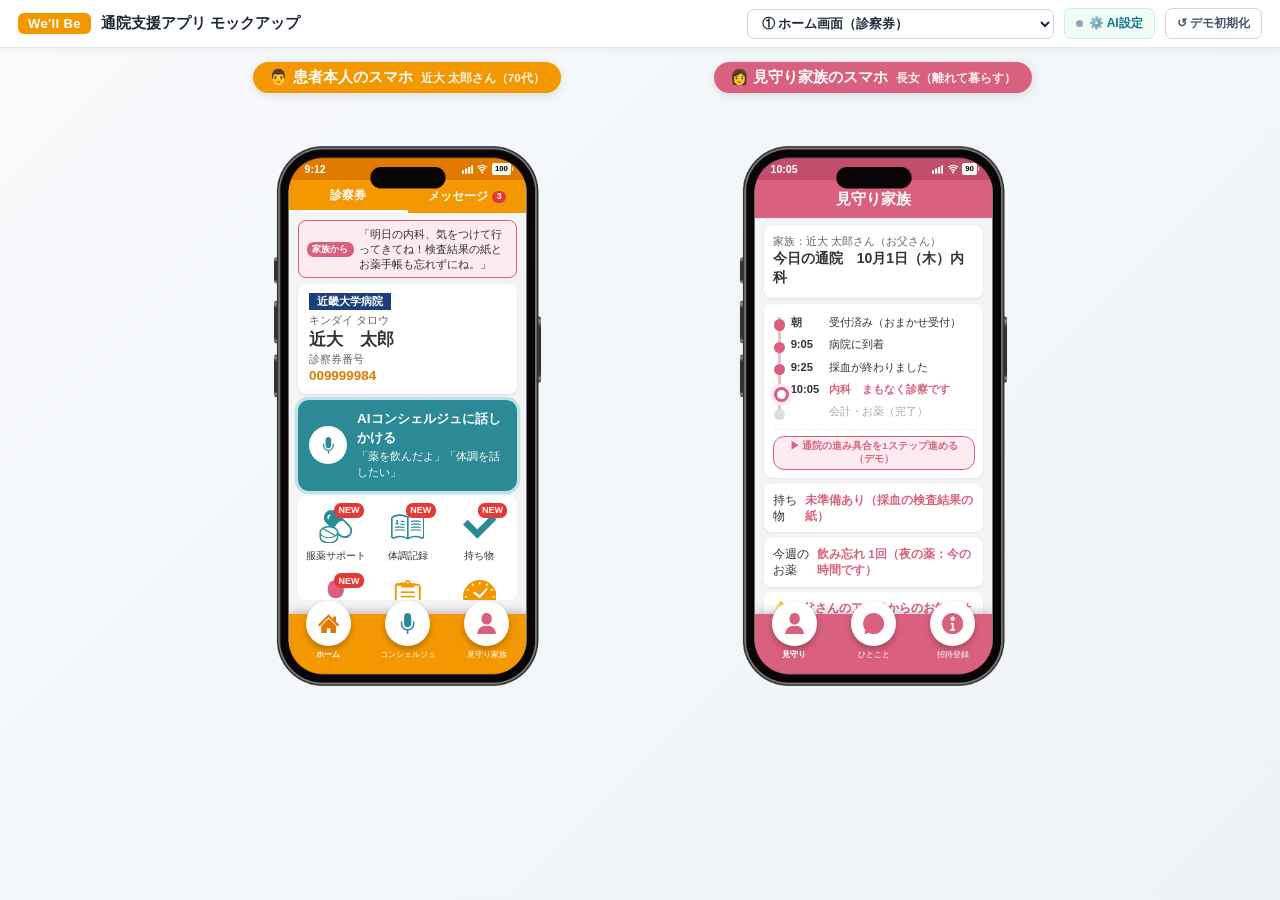
<file: well-be-mockup-main/index.html>
<!DOCTYPE html>
<html lang="ja">
<head>
  <meta charset="utf-8">
  <meta name="viewport" content="width=device-width, initial-scale=1.0, maximum-scale=1.0, user-scalable=no">
  <title>We'll Be ― 家族とAIがそばにいる通院支援アプリ（モックアップ）</title>
  <link rel="manifest" href="manifest.json">
  <meta name="theme-color" content="#F39800">
  <link rel="stylesheet" href="style.css">
</head>
<body>

  <!-- ================= PC/デモ用 上部コントロールバー ================= -->
  <header class="demo-bar" id="demoBar">
    <div class="demo-brand">
      <span class="demo-badge">We'll Be</span>
      <span class="demo-title">通院支援アプリ モックアップ</span>
    </div>

    <div class="demo-controls">
      <div class="mode-switch" role="group" aria-label="表示するスマホの切替（狭い画面用）">
        <button type="button" class="mode-btn active" id="modePatientBtn" onclick="switchRole('patient')">
          👨 本人のスマホ
        </button>
        <button type="button" class="mode-btn fam" id="modeFamilyBtn" onclick="switchRole('family')">
          👩 家族のスマホ
        </button>
      </div>

      <div class="screen-jump">
        <select id="screenSelect" aria-label="画面ジャンプ" onchange="navigateTo(this.value)">
          <optgroup label="左：患者本人のスマホ">
            <option value="home">① ホーム画面（診察券）</option>
            <option value="med">②-A AIコンシェルジュ（服薬サポート）</option>
            <option value="symptom">②-B AIコンシェルジュ（症状の記録）</option>
            <option value="memo">③ 診察前のメモ（AI自動要約）</option>
            <option value="omakase">④ おまかせ受付（予約情報）</option>
            <option value="checklist">⑥ 持ち物チェック</option>
            <option value="patient-family">⑤-C 見守り家族（メッセージ・共有確認）</option>
          </optgroup>
          <optgroup label="右：見守り家族のスマホ">
            <option value="family-invite">⑤-A 見守り家族（招待コード登録）</option>
            <option value="family-dash">⑤-B 見守り家族（ダッシュボード）</option>
          </optgroup>
        </select>
      </div>

      <button type="button" class="ai-config-btn" id="aiConfigBtn" onclick="openAiConfigModal()" title="Gemini APIキーの設定">
        <span class="ai-dot" id="aiDot"></span>
        <span id="aiConfigLabel">✨ Gemini設定</span>
      </button>

      <button type="button" class="reset-btn" onclick="resetDemoState()" title="デモの状態を初期値に戻します">
        ↺ デモ初期化
      </button>
    </div>
  </header>

  <!-- ================= メインステージ（スマホ本体＋PC用サイドガイド） ================= -->
  <main class="stage">
    <!-- ==================== 左：患者本人のスマホ ==================== -->
    <section class="phone-column patient" id="patientColumn">
      <div class="phone-label patient">👨 患者本人のスマホ<small>近大 太郎さん（70代）</small></div>
      <div class="phone-wrapper">
      <div class="phone" id="phoneContainer">
        <img class="frm" src="assets/phone-frame.png" alt="スマートフォンフレーム">

        <div class="screen" id="patientScreen">
          <!-- ステータスバー -->
          <div class="status" id="statusBar">
            <span id="statusTime">9:12</span>
            <span class="statusicons">
              <svg width="10" height="8" viewBox="0 0 13 10"><rect x="0" y="6" width="2.4" height="4" rx="0.5" fill="#fff"/><rect x="3.6" y="4" width="2.4" height="6" rx="0.5" fill="#fff"/><rect x="7.2" y="2" width="2.4" height="8" rx="0.5" fill="#fff"/><rect x="10.8" y="0" width="2.4" height="10" rx="0.5" fill="#fff"/></svg>
              <svg width="11" height="9" viewBox="0 0 14 11"><circle cx="7" cy="9.3" r="1.2" fill="#fff"/><path d="M5.07 7.00 A3 3 0 0 1 8.93 7.00" stroke="#fff" stroke-width="1.3" fill="none" stroke-linecap="round"/><path d="M3.46 5.09 A5.5 5.5 0 0 1 10.54 5.09" stroke="#fff" stroke-width="1.3" fill="none" stroke-linecap="round"/><path d="M1.86 3.17 A8 8 0 0 1 12.14 3.17" stroke="#fff" stroke-width="1.3" fill="none" stroke-linecap="round"/></svg>
              <span class="batt" id="statusBatt">100</span>
            </span>
          </div>

          <!-- 家族からのメッセージ通知バナー（本人画面で受信時に表示） -->
          <div class="incoming-toast" id="incomingToast" style="display:none;" onclick="navigateTo('patient-family')">
            <div class="incoming-toast-head">
              <span>💌 見守り家族（娘）からひとこと</span>
              <button type="button" class="toast-close" onclick="event.stopPropagation(); dismissIncomingToast();">×</button>
            </div>
            <div class="incoming-toast-body" id="incomingToastText"></div>
          </div>

          <!-- ==================== ① ホーム画面（診察券 / メッセージ） ==================== -->
          <section class="view active" id="view-home">
            <div class="tabs">
              <div class="on" id="homeTabCard" onclick="switchHomeSubTab('card')">診察券</div>
              <div id="homeTabMsg" onclick="switchHomeSubTab('msg')">
                メッセージ <span class="msg-badge" id="homeMsgBadge">2</span>
              </div>
            </div>

            <!-- 診察券サブタブ -->
            <div class="body" id="homeSubCard">
              <!-- 家族からの最新ひとこと表示（届いている場合） -->
              <div class="family-msg-banner" id="homeFamilyBanner" style="display:none;" onclick="navigateTo('patient-family')">
                <span class="fam-pill">家族から</span>
                <span id="homeFamilyBannerText">「気をつけて行ってきてね！」</span>
              </div>

              <div class="idcard">
                <span class="hosp">近畿大学病院</span>
                <div class="muted">キンダイ タロウ</div>
                <div class="name">近大　太郎</div>
                <div class="muted">診察券番号</div>
                <div class="no">009999984</div>
              </div>

              <div class="aibtn" onclick="navigateTo('med')" role="button" tabindex="0">
                <div class="mic">
                  <svg width="15" height="15" viewBox="0 0 512 512" fill="#2B8A96"><path d="M383.788,206.98v51.113c-0.013,35.266-14.301,67.108-37.475,90.318 c-23.212,23.176-55.042,37.464-90.307,37.464c-35.267,0-67.108-14.288-90.32-37.464c-23.174-23.211-37.462-55.052-37.474-90.318 V206.98H90.503v51.113c0.036,84.93,64.21,154.935,146.649,164.337V512h37.709v-89.57c82.426-9.402,146.599-79.407,146.636-164.337 V206.98H383.788z"/><path d="M256.006,344.41c47.589,0,86.305-38.728,86.305-86.318V86.318C342.311,38.728,303.596,0,256.006,0 c-47.59,0-86.318,38.728-86.318,86.318v171.775C169.688,305.682,208.416,344.41,256.006,344.41z"/></svg>
                </div>
                <div>
                  <b>AIコンシェルジュに話しかける</b>
                  <span style="font-size:9.5px">「薬を飲んだよ」「体調を話したい」</span>
                </div>
              </div>

              <div class="grid">
                <!-- 1. お薬（服薬サポート） -->
                <div class="gi new" onclick="navigateTo('med')" role="button" tabindex="0">
                  <div class="ic">
                    <svg width="30" height="30" viewBox="0 0 512 512"><path fill="var(--ai)" d="M471.199,231.069L271.6,33.725l0.044,0.093C249.149,11.271,219.501-0.05,189.995,0 c-29.463-0.05-59.112,11.271-81.609,33.818c-22.54,22.49-33.857,52.092-33.815,81.609c-0.042,29.502,11.274,59.147,33.815,81.645 l47.106,46.6c-1.42-0.043-2.842-0.043-4.259-0.043c-38.632,0-73.726,9.714-99.984,26.161 c-13.106,8.245-24.057,18.189-31.846,29.782c-7.832,11.55-12.417,24.835-12.417,38.858v78.719c0,14.016,4.585,27.308,12.417,38.858 c11.732,17.364,30.377,31.15,53.107,40.83c22.773,9.664,49.762,15.113,78.723,15.163c38.579-0.05,73.676-9.758,99.93-26.211 c13.149-8.202,24.054-18.188,31.89-29.781c7.793-11.55,12.374-24.842,12.374-38.858v-35.144l12.554,12.425l-0.043-0.1 c22.494,22.54,52.143,33.868,81.648,33.818c29.466,0.05,59.112-11.278,81.612-33.768c22.54-22.548,33.814-52.143,33.814-81.659 C505.013,283.212,493.739,253.609,471.199,231.069z M141.473,148.686c-19.106-19.149-19.106-50.63,0.272-70.009 c9.346-9.349,21.809-14.525,35.102-14.525L141.473,148.686z M29.896,338.43c0.043-9.026,2.839-17.637,8.482-26.075 c4.95-7.37,12.231-14.432,21.347-20.705l175.312,102.594c-3.986,2.194-8.201,4.259-12.65,6.137 c-20.113,8.567-44.672,13.608-71.152,13.608c-35.38,0.05-67.27-9.026-89.764-23.186c-11.27-7.097-20.16-15.4-26.118-24.283 c-2.205-3.305-4.033-6.645-5.456-10.08V338.43z M272.518,417.15c0,9.026-2.842,17.644-8.474,26.068 c-8.438,12.56-23.418,24.196-43.074,32.542c-19.612,8.338-43.715,13.335-69.736,13.335c-34.735,0-66.029-8.94-87.792-22.684 c-10.908-6.832-19.433-14.848-25.064-23.193c-5.642-8.424-8.439-17.042-8.482-26.068v-32.484 c11.087,12.274,26.211,22.498,44.034,30.054c22.268,9.449,48.798,14.854,77.304,14.854c37.983,0,72.44-9.586,98.005-25.623 c8.98-5.586,16.816-12.045,23.279-19.243V417.15z M272.518,356.44c-0.272,0.688-0.552,1.326-0.918,2.014 c-1.233,2.753-2.749,5.406-4.538,8.065c-3.847,5.772-9.026,11.228-15.164,16.311L78.329,281.29c1.054-0.459,2.065-1.011,3.116-1.42 c19.611-8.338,43.715-13.335,69.79-13.335c10.26,0,20.208,0.781,29.689,2.251c22.637,3.434,42.704,10.762,58.054,20.382 c1.878,1.147,3.667,2.388,5.359,3.628c8.294,5.908,14.847,12.46,19.475,19.293c0.093,0.086,0.183,0.179,0.233,0.265 c5.632,8.438,8.474,17.049,8.474,26.075V356.44z M451.77,374.9c-17.228,17.192-39.639,25.752-62.183,25.752 c-22.588,0-44.991-8.524-62.223-25.752l-0.046-0.043l-31.89-31.524v-4.903c0-14.024-4.581-27.309-12.374-38.858 c-9.801-14.432-24.326-26.39-42.016-35.553c2.201-5.728,4.994-11.966,8.432-18.368c9.714-18.246,24.286-38.041,43.578-53.247 c19.196-15.17,42.798-25.982,71.984-27.638l86.692,85.731h0.046c17.182,17.228,25.749,39.683,25.749,62.223 C477.519,335.268,468.952,357.723,451.77,374.9z"/></svg>
                  </div>
                  服薬サポート<span class="newbadge">NEW</span>
                </div>

                <!-- 2. 通院手帳 / 診察前メモ -->
                <div class="gi new" onclick="navigateTo('memo')" role="button" tabindex="0">
                  <div class="ic">
                    <svg width="30" height="30" viewBox="0 0 512 512"><g fill="var(--ai)">
                      <path d="M122.563,215.578l-0.594-7.547c-0.531-2.859-2.406-5.297-5.063-6.5l-11.375-4.672 c-1.906-0.859-3.125-2.766-3.125-4.859v-1.672c0-0.797,0.125-1.578,0.375-2.344c0,0,7.188-9.547,7.188-18.359 c0-11.031-7.063-18.125-15.75-18.125c-8.703,0-15.75,7.094-15.75,18.125c0,8.813,7.156,18.359,7.156,18.359 c0.266,0.766,0.391,1.547,0.391,2.344V192c0,2.094-1.203,4-3.109,4.859L71.5,201.531c-2.641,1.203-4.531,3.641-5.047,6.5 l-0.578,7.547h28.344H122.563"/>
                      <path d="M502.563,107.438c-5.156-6.531-11.938-12.031-21.359-17.281l-1.063-0.516 c-1.422-0.609-14.359-6.109-32.953-11.734c-26.344-7.875-49.031-11.719-69.359-11.75c-59.141,0.078-103.578,19.906-119.922,28.438 L256,95.578l-1.906-0.984c-16.344-8.531-60.75-28.359-119.906-28.438c-20.344,0.031-43.031,3.875-69.375,11.75 c-18.625,5.625-31.531,11.125-32.953,11.75l-1.078,0.5c-9.406,5.25-16.188,10.734-21.359,17.313 c-6.156,7.719-9.5,17.344-9.422,27.188v269.906c0,11.016,5.313,21.453,14.25,27.922c5.922,4.297,12.938,6.578,20.266,6.578 c3.641,0,7.234-0.563,10.672-1.688l0.422-0.125l0.859-0.375c0.094-0.047,12.188-5.344,29.344-10.375 c14.688-4.313,36.703-9.5,58.469-9.5c32.094,0,60.406,7.438,78.484,13.656c8.172,2.813,16.016,5.969,23.344,9.359 c2.734,1.266,4.781,2.313,6.172,3.031l3,1.641l1.25,0.391c1.641,0.516,3.344,0.766,5.031,0.766c1.063,0,2.188-0.125,3.563-0.422 l0.875-0.203l0.875,0.203c1.344,0.297,2.516,0.422,3.547,0.422c1.703,0,3.391-0.25,5.031-0.766l1.266-0.391l1.094-0.625l-0.625,0.5 C272.031,441.188,319.5,417,378.031,417c21.984,0,44.625,5.438,59.734,9.969c6.891,2.063,13.75,4.391,20.328,6.906 c2.469,0.938,4.375,1.719,5.688,2.25l2.219,0.984l0.797,0.266c3.453,1.125,7.047,1.688,10.688,1.688 c7.328,0,14.328-2.281,20.266-6.578C506.688,426,512,415.563,512,404.563V134.625C512.078,124.828,508.719,115.188,502.563,107.438 z M243.641,416.219l-5.734-2.406c-23.156-9.766-59.969-21.438-103.719-21.531c-20.063,0.031-42.625,3.734-67.031,11 c-14.75,4.438-25.578,8.813-29.531,10.484l-0.469,0.203l-2.641,0.375c-2.078,0-4.047-0.656-5.75-1.875 c-2.531-1.844-4.047-4.797-4.047-7.906v-270c0.109-4.75,1.188-7.844,4.188-11.875c2.719-3.531,7.281-7.172,13.688-10.75 c3.281-1.359,15.25-6.203,31.063-10.859c12.813-3.813,37.719-10.203,60.281-10.203h0.297c34.094,0,63,7.625,81.25,14.031 c10.266,3.594,18.297,7.219,23.219,9.594l4.938,2.469V416.219z M487.281,404.563c0,3.109-1.516,6.078-4.047,7.906l0,0 c-1.609,1.188-3.516,1.813-6.109,1.813c-0.094,0-0.188,0-0.313,0l-1.969-0.313l-0.469-0.203c-3.969-1.672-14.797-6.063-29.5-10.484 c-24.438-7.266-47-10.969-67.063-11c-43.766,0.094-80.563,11.766-103.734,21.531l-5.719,2.406v-299.25l2.266-1.156 c14.813-7.5,54.906-24.938,107.469-24.938c23.172,0,48.75,6.703,61.953,10.703c9.313,2.813,17.109,5.609,21.984,7.453 c2.688,1.016,4.781,1.859,6.219,2.438l1.578,0.688c5.953,3.344,10.531,7,13.328,10.594c2.938,3.953,4.016,7.047,4.125,11.906 V404.563z"/>
                      <path d="M303.844,167.609v17.828c49.234-8.281,99.5-8.188,148.688,0.375V168 C403.313,159.734,353.109,159.625,303.844,167.609"/>
                      <path d="M303.844,212.563v17.828c49.234-8.297,99.5-8.203,148.688,0.375v-17.828 C403.313,204.688,353.109,204.563,303.844,212.563"/>
                      <path d="M303.844,257.5v17.828c49.234-8.297,99.5-8.203,148.688,0.391v-17.844 C403.313,249.625,353.109,249.516,303.844,257.5"/>
                      <path d="M303.844,302.422v17.859c49.234-8.313,99.5-8.219,148.688,0.375v-17.844 C403.313,294.563,353.109,294.453,303.844,302.422"/>
                      <path d="M207.344,167.953c-20.516-3.469-41.375-5.516-62.125-6.016v17.625c20.75,0.594,41.531,2.656,62.125,6.266 V167.953"/>
                      <path d="M207.344,212.938c-20.594-3.453-41.375-5.438-62.125-6v17.547c20.75,0.578,41.609,2.641,62.125,6.266V212.938"/>
                      <path d="M58.688,257.5v17.828c49.219-8.297,99.5-8.203,148.688,0.391v-17.844 C158.156,249.625,107.938,249.516,58.688,257.5"/>
                      <path d="M58.688,302.422v17.859c49.219-8.313,99.5-8.219,148.688,0.375v-17.844 C158.156,294.563,107.938,294.453,58.688,302.422"/>
                    </g></svg>
                  </div>
                  体調記録<span class="newbadge">NEW</span>
                </div>

                <!-- 3. 持ち物 -->
                <div class="gi new" onclick="navigateTo('checklist')" role="button" tabindex="0">
                  <div class="ic">
                    <svg width="30" height="30" viewBox="0 0 512 512"><polygon fill="var(--ai)" points="440.469,73.413 218.357,295.525 71.531,148.709 0,220.229 146.826,367.055 218.357,438.587 289.878,367.055 512,144.945"/></svg>
                  </div>
                  持ち物<span class="newbadge">NEW</span>
                </div>

                <!-- 4. 見守り家族 -->
                <div class="gi new fam" onclick="navigateTo('patient-family')" role="button" tabindex="0">
                  <div class="ic">
                    <svg width="30" height="30" viewBox="0 0 512 512"><g fill="var(--family)"><path d="M305.895,307.693c-15.71,5.222-32.45,8.157-49.895,8.157s-34.186-2.935-49.894-8.157 C92.029,326.416,32.331,410.25,32.331,512h223.668h223.67C479.669,410.25,419.981,326.416,305.895,307.693z"/><path d="M255.999,279.581c67.621,0,122.424-54.813,122.424-122.423v-34.735C378.423,54.814,323.621,0,255.999,0 c-67.62,0-122.423,54.814-122.423,122.423v34.735C133.577,224.768,188.379,279.581,255.999,279.581z"/></g></svg>
                  </div>
                  見守り家族<span class="newbadge">NEW</span>
                </div>

                <!-- 5. どこでも受付 -->
                <div class="gi" onclick="navigateTo('omakase')" role="button" tabindex="0">
                  <div class="ic">
                    <svg width="30" height="30" viewBox="0 0 512 512"><g fill="var(--orange)">
                      <path d="M449.891,87.953c-3.766-8.906-10.031-16.438-17.922-21.781c-7.891-5.328-17.5-8.469-27.719-8.469h-42.656 v-7.359h-61.828c0.281-2,0.438-4.063,0.438-6.141C300.203,19.828,280.375,0,256,0s-44.203,19.828-44.203,44.203 c0,2.078,0.156,4.141,0.438-6.141h-61.828v7.359H107.75c-6.797,0-13.359,1.391-19.281,3.906 c-8.922,3.766-16.453,10.031-21.797,17.922c-5.328,7.906-8.469,17.5-8.469,27.719v355.219c0,6.797,1.391,13.344,3.891,19.281 c3.781,8.906,10.047,16.438,17.938,21.781S97.531,512,107.75,512h296.5c6.797,0,13.359-1.375,19.297-3.906 c8.906-3.75,16.438-10.031,21.781-17.922c5.328-7.891,8.469-17.5,8.469-27.703V107.25 C453.797,100.438,452.406,93.891,449.891,87.953z M256,27.797c9.047,0,16.406,7.359,16.406,16.406c0,2.172-0.438,4.234-1.219,6.141 h-30.391c-0.766-1.906-1.203-3.969-1.203-6.141C239.594,35.156,246.969,27.797,256,27.797z M424.328,462.469 c0,2.813-0.563,5.406-1.578,7.797c-1.5,3.578-4.078,6.672-7.281,8.859c-3.219,2.156-7,3.406-11.219,3.406h-296.5 c-2.813,0-5.422-0.563-7.813-1.563c-3.578-1.516-6.672-4.094-8.844-7.297c-2.172-3.219-3.422-7-3.422-11.203V107.25 c0-2.813,0.563-5.422,1.578-7.813c1.516-3.594,4.063-6.672,7.281-8.844c3.219-2.156,7-3.406,11.219-3.422h42.656v6.141 c0,11.531,9.344,20.875,20.891,20.875h169.406c11.547,0,20.891-9.344,20.891-20.875v-6.141h42.656c2.813,0,5.422,0.563,7.813,1.578 c3.578,1.516,6.672,4.063,8.844,7.281c2.156,3.234,3.406,7,3.422,11.219V462.469z"/>
                      <rect x="149.172" y="173.125" width="213.641" height="24.547"/>
                      <rect x="149.172" y="240.656" width="213.641" height="24.547"/>
                      <rect x="149.172" y="308.188" width="213.641" height="24.547"/>
                      <rect x="256" y="394.125" width="106.813" height="24.563"/>
                    </g></svg>
                  </div>
                  どこでも受付
                </div>

                <!-- 6. 診察状況 -->
                <div class="gi" onclick="showInfoModal('診察状況', '現在の診察状況：内科 10:05頃のご案内予定です（おまかせ受付連携中）。')" role="button" tabindex="0">
                  <div class="ic">
                    <svg width="30" height="30" viewBox="0 0 512 512"><path fill="var(--orange)" d="M437.021,74.961C390.767,28.69,326.639-0.018,256,0C185.388-0.018,121.233,28.69,74.979,74.961 C28.68,121.224-0.017,185.388,0,255.991c-0.017,70.621,28.68,134.776,74.979,181.021C121.233,483.31,185.388,512.018,256,512 c70.638,0.018,134.767-28.69,181.021-74.988c46.281-46.245,74.997-110.4,74.979-181.021 C512.018,185.388,483.302,121.224,437.021,74.961z M483.648,246.664v21.692l-33.65,0.009l-0.009-21.701H483.648z M429.43,169.923 l-10.851-18.796l29.142-16.83l10.85,18.778L429.43,169.923z M429.422,345.116l29.15,16.83l-10.85,18.778l-29.142-16.821 L429.422,345.116z M266.842,451.494v33.667h-21.683v-33.667H266.842z M245.159,63.526V29.868h21.683v33.658H245.159z M362.38,420.094l16.838,29.142l-18.787,10.841l-16.83-29.141L362.38,420.094z M168.417,430.936l-16.847,29.141l-18.787-10.841 l16.847-29.16L168.417,430.936z M132.784,65.785l18.787-10.842L168.4,84.102l-18.787,10.842L132.784,65.785z M159.896,185.538 c5.758-7.874,15.962-10.195,22.773-5.19l72.747,50.665l94.227-100.665c5.73-6.431,14.907-7.626,20.496-2.649 c5.589,4.969,5.492,14.225-0.248,20.664L269.074,267.63c-0.177,0.195-0.372,0.328-0.549,0.522 c-6.271,6.91-15.696,9.009-22.799,5.05c-0.177-0.08-0.336-0.186-0.514-0.284c-0.381-0.23-0.788-0.389-1.143-0.655l-82.251-63.455 C154.998,203.802,154.139,193.377,159.896,185.538z M343.601,84.102l16.83-29.158l18.787,10.842l-16.811,29.159L343.601,84.102z M82.588,169.923l-29.159-16.848l10.85-18.778l29.15,16.838L82.588,169.923z M62.02,246.682v21.684l-33.667-0.009v-21.692 L62.02,246.682z M82.597,345.116l10.851,18.787l-29.169,16.821l-10.85-18.778L82.597,345.116z"/></svg>
                  </div>
                  診察状況
                </div>

                <!-- 7. 予約情報（おまかせ受付） -->
                <div class="gi" onclick="navigateTo('omakase')" role="button" tabindex="0">
                  <div class="ic">
                    <svg width="30" height="30" viewBox="0 0 512 512"><g fill="var(--orange)">
                      <path d="M118.612,89.298c9.482,0,17.176-7.686,17.176-17.168v-54.96C135.788,7.687,128.094,0,118.612,0 c-9.482,0-17.177,7.687-17.177,17.169v54.96C101.435,81.611,109.13,89.298,118.612,89.298z"/>
                      <path d="M255.992,89.298c9.482,0,17.177-7.686,17.177-17.168v-54.96C273.169,7.687,265.474,0,255.992,0 c-9.483,0-17.176,7.687-17.176,17.169v54.96C238.816,81.611,246.51,89.298,255.992,89.298z"/>
                      <path d="M393.372,89.298c9.483,0,17.176-7.686,17.176-17.168v-54.96C410.549,7.687,402.855,0,393.372,0 c-9.483,0-17.176,7.687-17.176,17.169v54.96C376.196,81.611,383.89,89.298,393.372,89.298z"/>
                      <path d="M186.593,405.072c32.102,0,56.031-21.572,56.031-54.189c0-23.421-13.152-38.94-23.667-43.411v-0.524 c13.152-8.68,19.982-22.102,19.982-37.097c0-28.942-19.196-49.456-52.608-49.456c-28.942,0-48.678,16.575-52.624,38.146 c-0.262,1.573,0.524,2.892,2.112,3.154l22.357,5.264c1.588,0.263,2.637-0.262,3.161-1.842 c3.161-11.048,10.793-18.418,23.945-18.418c14.988,0,23.93,9.999,23.93,24.207c0,15.782-10.253,26.043-26.042,26.043h-7.108 c-1.572,0-2.622,1.048-2.622,2.629v20.784c0,1.58,1.049,2.629,2.622,2.629h7.632c17.623,0,29.203,11.055,29.203,29.203 c0,15.264-9.729,26.574-26.304,26.574c-14.74,0-23.421-8.419-27.106-18.942c-0.524-1.58-1.836-2.104-3.146-1.842l-22.897,5.266 c-1.572,0.524-2.359,1.834-2.097,3.415C136.868,391.133,158.701,405.072,186.593,405.072z"/>
                      <path d="M296.836,277.744l27.352-19.204h0.524v141.011c0,1.58,1.064,2.63,2.637,2.63h24.207 c1.573,0,2.622-1.049,2.622-2.63V225.914c0-1.573-1.048-2.629-2.622-2.629h-22.372c-2.097,0-3.408,0.524-4.734,1.58l-28.663,20.784 c-1.326,1.048-1.85,2.105-1.85,3.678v26.836C293.938,278.269,295.248,278.793,296.836,277.744z"/>
                      <path d="M427.001,44.899h-2.714v27.23c0,17.038-13.861,30.906-30.914,30.906c-17.038,0-30.914-13.869-30.914-30.906 v-27.23h-75.551v27.23c0,17.038-13.877,30.906-30.914,30.906s-30.914-13.869-30.914-30.906v-27.23h-75.552v27.23 c0,17.038-13.876,30.906-30.914,30.906S87.698,89.167,87.698,72.129v-27.23h-2.698c-37.082,0-67.133,30.059-67.133,67.133v332.835 c0,37.074,30.051,67.133,67.133,67.133h342.002c37.066,0,67.133-30.058,67.133-67.133V112.032 C494.134,74.958,464.067,44.899,427.001,44.899z M450.854,439.772c0,15.973-12.99,28.964-28.956,28.964H90.103 c-15.973,0-28.971-12.99-28.971-28.964V143.116h389.722V439.772z"/>
                    </g></svg>
                  </div>
                  予約情報
                </div>

                <!-- 8. アプリ概要 -->
                <div class="gi" onclick="showInfoModal('アプリ概要', 'We\'ll Be ― 家族とAIがそばにいる通院支援アプリ。毎日の服薬確認・体調記録・おまかせ受付・見守り家族機能で通院を支えます。')" role="button" tabindex="0">
                  <div class="ic">
                    <svg width="30" height="30" viewBox="0 0 512 512"><path fill="var(--orange)" d="M256,0C114.615,0,0,114.615,0,256s114.615,256,256,256s256-114.615,256-256S397.385,0,256,0z M256,86.069 c28.463,0,51.538,23.074,51.538,51.538c0,28.464-23.074,51.538-51.538,51.538c-28.463,0-51.538-23.074-51.538-51.538 C204.462,109.143,227.537,86.069,256,86.069z M310.491,425.931H201.51v-43.593h35.667V276.329H215.38v-43.593h65.389v3.963v39.63 v106.009h29.722V425.931z"/></svg>
                  </div>
                  アプリ概要
                </div>

                <!-- 9. らくらく会計 -->
                <div class="gi" onclick="showInfoModal('らくらく会計', '登録済みのクレジットカードで診察後の会計を待たずにお帰りいただけます。')" role="button" tabindex="0">
                  <div class="ic">
                    <svg width="30" height="30" viewBox="0 0 512 512"><g fill="var(--orange)">
                      <path d="M443.969,76H68.031C30.469,76,0,106.469,0,144.031v223.938C0,405.531,30.469,436,68.031,436h375.938 C481.531,436,512,405.531,512,367.969V144.031C512,106.469,481.531,76,443.969,76z M480,367.969 C480,387.844,463.844,404,443.969,404H68.031C48.156,404,32,387.844,32,367.969V224h448V367.969z M480,176H32v-31.969 C32,124.156,48.156,108,68.031,108h375.938C463.844,108,480,124.156,480,144.031V176z"/>
                      <rect x="104" y="289.328" width="64" height="64"/><rect x="260" y="289.328" width="160" height="24"/><rect x="260" y="337.328" width="128" height="24"/>
                    </g></svg>
                  </div>
                  らくらく会計
                </div>

                <!-- 10. フロアマップ -->
                <div class="gi" onclick="showInfoModal('フロアマップ', '1階：総合受付・採血室・会計 / 2階：内科外来。AIコンシェルジュからも音声で道案内が可能です。')" role="button" tabindex="0">
                  <div class="ic">
                    <svg width="30" height="30" viewBox="0 0 512 512"><path fill="var(--orange)" d="M256,0C139.563,0,45.172,94.406,45.172,210.828S210.875,512,256,512c45.109,0,210.828-184.75,210.828-301.172 S372.438,0,256,0z M256,307.594c-53.453,0-96.766-43.328-96.766-96.766c0-53.453,43.313-96.766,96.766-96.766 c53.438,0,96.766,43.313,96.766,96.766C352.766,264.266,309.438,307.594,256,307.594z"/></svg>
                  </div>
                  フロアマップ
                </div>

                <!-- 11. 交通案内（泉ヶ丘） -->
                <div class="gi" onclick="showInfoModal('交通案内（泉ヶ丘）', '泉北高速鉄道「泉ヶ丘駅」より徒歩圏内（新病院ロケーション）。')" role="button" tabindex="0">
                  <div class="ic">
                    <svg width="30" height="30" viewBox="0 0 512 512"><path fill="var(--orange)" d="M437.575,351.629V89.868C437.575,40.233,397.351,0,347.707,0H164.293c-49.625,0-89.868,40.233-89.868,89.868 v261.761c0,37.628,27.383,68.98,63.269,75.221L81.334,512h50.11l23.132-34.961h202.867L380.574,512h50.101l-56.35-85.15 C410.201,420.601,437.575,389.257,437.575,351.629z M178.182,40.348h155.636v25.94H178.182V40.348z M131.355,124.186 c0-11.284,9.137-20.438,20.421-20.438h208.456c11.276,0,20.429,9.154,20.429,20.438v86.206c0,11.284-9.154,20.429-20.429,20.429 H151.777c-11.284,0-20.421-9.145-20.421-20.429V124.186z M150.808,374.004c-13.158,0-23.826-10.668-23.826-23.818 c0-13.167,10.668-23.836,23.826-23.836c13.159,0,23.827,10.668,23.827,23.836C174.635,363.336,163.967,374.004,150.808,374.004z M169.618,454.312l17.41-26.318h137.953l17.41,26.318H169.618z M361.201,374.004c-13.158,0-23.826-10.668-23.826-23.818 c0-13.167,10.668-23.836,23.826-23.836c13.159,0,23.827,10.668,23.827,23.836C385.028,363.336,374.36,374.004,361.201,374.004z"/></svg>
                  </div>
                  交通案内
                </div>

                <!-- 12. 会計状況 -->
                <div class="gi" onclick="showInfoModal('会計状況', '現在のお会計待ちはありません。診察終了後に自動更新されます。')" role="button" tabindex="0">
                  <div class="ic">
                    <svg width="30" height="30" viewBox="0 0 512 512"><g fill="var(--orange)">
                      <polygon points="336.156,239.469 280.922,239.469 274.984,248.688 274.984,270.797 336.156,270.797 336.156,270.875 336.156,297.703 336.156,302.188 274.984,302.188 274.984,349.563 237,349.563 237,302.188 175.844,302.188 175.844,297.703 175.844,270.875 175.844,270.797 237,270.797 237,248.719 231.063,239.469 175.844,239.469 175.844,212.656 213.813,212.656 181.531,162.422 213.719,162.422 255.984,228.188 298.266,162.422 330.453,162.422 298.203,212.656 336.156,212.656"/>
                      <path d="M256,64c105.875,0,192,86.125,192,192s-86.125,192-192,192c-105.859,0-192-86.125-192-192S150.141,64,256,64 M256,0C114.609,0,0,114.625,0,256c0,141.391,114.609,256,256,256c141.375,0,256-114.609,256-256C512,114.625,397.375,0,256,0z"/>
                    </g></svg>
                  </div>
                  会計状況
                </div>
              </div>
            </div>

            <!-- メッセージサブタブ -->
            <div class="body" id="homeSubMsg" style="display:none;">
              <div class="card msg-item" onclick="navigateTo('omakase')">
                <div class="msg-item-head">
                  <span class="pill p3">予約通知</span>
                  <span class="muted">前日 15:00</span>
                </div>
                <h4>明日は内科の診察予約があります</h4>
                <div class="muted">10月1日（木）9:30 内科。タップして「おまかせ受付」を設定できます。</div>
              </div>

              <div class="card msg-item" onclick="navigateTo('checklist')">
                <div class="msg-item-head">
                  <span class="pill p2">持ち物リマインド</span>
                  <span class="muted">前日 18:00</span>
                </div>
                <h4>明日の持ち物を確認してください</h4>
                <div class="muted">保険証・お薬手帳・診察券の準備状況を確認できます。</div>
              </div>

              <div id="homeMsgFamilyList"></div>
            </div>
          </section>

          <!-- ==================== ②-A AIコンシェルジュ（服薬サポート） ==================== -->
          <section class="view" id="view-med">
            <div class="appbar ai">
              <svg class="back-home" onclick="navigateTo('home')" width="18" height="18" viewBox="0 0 18 18"><path d="M9 2L1 9h2.5v7h4v-5h3v5h4V9H17z" fill="#fff"/></svg>
              <span>服薬サポート</span>
              <button type="button" class="appbar-subbtn tts-toggle-btn" onclick="toggleTtsEnabled()" title="AIの音声読み上げ切替">🔊 音声ON</button>
            </div>

            <!-- AIコンシェルジュ内 モード切替サブタブ -->
            <div class="submode-bar">
              <button type="button" class="submode-btn active" onclick="navigateTo('med')">💊 服薬サポート</button>
              <button type="button" class="submode-btn" onclick="navigateTo('symptom')">💬 症状の記録・相談</button>
            </div>

            <!-- AI発話中インジケーター -->
            <div class="speaking-bar" id="medSpeakingBar" style="display:none;" onclick="stopAiSpeech()">
              <span class="wave-dots"><i></i><i></i><i></i></span>
              <span id="medSpeakingText">AIコンシェルジュが話しています…（タップで停止）</span>
            </div>

            <div class="body" id="medBody">
              <div class="card">
                <h4>今日のお薬</h4>
                <div class="medrow">
                  <div class="dot on"><svg width="9" height="7" viewBox="0 0 10 8"><path d="M1 4l3 3 5-6" stroke="#fff" stroke-width="2" fill="none"/></svg></div>
                  <span class="tt">朝</span>2種類<span class="st done">飲んだ</span>
                </div>
                <div class="medrow">
                  <div class="dot on"><svg width="9" height="7" viewBox="0 0 10 8"><path d="M1 4l3 3 5-6" stroke="#fff" stroke-width="2" fill="none"/></svg></div>
                  <span class="tt">昼</span>1種類<span class="st done">飲んだ</span>
                </div>
                <div class="medrow" id="nightMedRow">
                  <div class="dot off" id="nightMedDot"></div>
                  <span class="tt">夜</span>1種類
                  <span class="st wait" id="nightMedStatus">今の時間です</span>
                </div>
              </div>

              <div class="chat" id="medChatList">
                <!-- JSで初期チャット＋操作に応じた会話を描画 -->
              </div>

              <!-- ワンタップ定型発話チップ -->
              <div class="voice-chips">
                <div class="chips-label">🎤 ワンタップでAIと会話（音声で返答します）：</div>
                <button type="button" class="chip-btn" onclick="triggerMedVoice('飲んだよ。そういえば今朝、ちょっとふらついた。')">
                  「飲んだよ。そういえば今朝、ちょっとふらついた。」
                </button>
                <button type="button" class="chip-btn" onclick="triggerMedVoice('夜の分、飲んだよ！')">
                  「夜の分、飲んだよ！」
                </button>
                <button type="button" class="chip-btn" onclick="triggerMedVoice('夜の薬を飲み忘れやすいんだけど、どうしたらいい？')">
                  「夜の薬を飲み忘れやすいんだけど、どうしたらいい？」
                </button>
              </div>

              <!-- 自由入力＆マイク会話バー -->
              <form class="chat-input-bar" onsubmit="event.preventDefault(); submitMedFreeChat();">
                <button type="button" class="chat-mic-btn" id="medMicBtn" onclick="startVoiceRecognition('med')" title="マイクで話す">🎤</button>
                <input type="text" id="medChatInput" placeholder="AIに話しかける（例：飲んだよ）" autocomplete="off">
                <button type="submit" class="chat-send-btn">送信</button>
              </form>

              <div class="linknote">服薬の記録は会話から自動で集計／残り7日分</div>
              <div class="medbtn">
                <div class="btn ai" id="btnTakeNightMed" onclick="markNightMedTaken(false)">飲んだ</div>
                <div class="btn out ai" onclick="remindLaterMed()">あとで</div>
              </div>
            </div>
          </section>

          <!-- ==================== ②-B AIコンシェルジュ（症状の記録） ==================== -->
          <section class="view" id="view-symptom">
            <div class="appbar ai">
              <svg class="back-home" onclick="navigateTo('home')" width="18" height="18" viewBox="0 0 18 18"><path d="M9 2L1 9h2.5v7h4v-5h3v5h4V9H17z" fill="#fff"/></svg>
              <span>AIコンシェルジュ</span>
              <button type="button" class="appbar-subbtn tts-toggle-btn" onclick="toggleTtsEnabled()" title="AIの音声読み上げ切替">🔊 音声ON</button>
            </div>

            <div class="submode-bar">
              <button type="button" class="submode-btn" onclick="navigateTo('med')">💊 服薬サポート</button>
              <button type="button" class="submode-btn active" onclick="navigateTo('symptom')">💬 症状の記録・相談</button>
            </div>

            <!-- AI発話中インジケーター -->
            <div class="speaking-bar" id="symptomSpeakingBar" style="display:none;" onclick="stopAiSpeech()">
              <span class="wave-dots"><i></i><i></i><i></i></span>
              <span id="symptomSpeakingText">AIコンシェルジュが話しています…（タップで停止）</span>
            </div>

            <div class="body" id="symptomBody">
              <div class="chat" id="symptomChatList">
                <!-- JSで描画 -->
              </div>

              <!-- 最新の記録サマリーカード -->
              <div class="rec" id="latestSymptomRec">
                <b>記録しました</b>　9月23日（水）<br>
                14:10〜14:25　胸のどきどき<br>
                座っているときに急に／痛み・息苦しさなし
              </div>

              <!-- 危険サイン警告カード -->
              <div class="alert" id="dangerAlertCard">
                <b>強い痛みや息苦しさがあるとき</b>は、記録より先に連絡してください
                <div class="r">
                  <div class="call1" onclick="showEmergencyCall('近畿大学病院（救急外来）')">病院に電話</div>
                  <div class="call2" onclick="showEmergencyCall('119番（救急車）')">119番</div>
                </div>
              </div>

              <!-- 自由入力＆マイク会話バー -->
              <form class="chat-input-bar" onsubmit="event.preventDefault(); submitSymptomFreeChat();">
                <button type="button" class="chat-mic-btn" id="micRecordBtn" onclick="startVoiceRecognition('symptom')" title="マイクで話す">🎤</button>
                <input type="text" id="symptomChatInput" placeholder="体調や操作をAIに話す（自由入力可）" autocomplete="off">
                <button type="submit" class="chat-send-btn">話す</button>
              </form>

              <!-- ワンタップ音声入力＆定型発話チップ -->
              <div class="voice-box">
                <div class="voice-row">
                  <button type="button" class="mic-trigger-btn" id="micFullBtn" onclick="startVoiceRecognition('symptom')">
                    <span class="mic-icon">🎤</span>
                    <span id="micRecordLabel">声で話しかける</span>
                  </button>
                  <button type="button" class="memo-jump-btn" onclick="navigateTo('memo')">
                    📝 診察前のメモを見る
                  </button>
                </div>
                <div class="chips-label">ワンタップ発話（AIが声で返答＆自動記録します）：</div>
                <div class="chip-list">
                  <button type="button" class="chip-btn" onclick="sendSymptomPreset('doki')">①「今、胸がどきどきしてる」</button>
                  <button type="button" class="chip-btn" onclick="sendSymptomPreset('sit')">②「それはない。座ってたら急になった」</button>
                  <button type="button" class="chip-btn" onclick="sendSymptomPreset('calm')">③「今は収まってきた」</button>
                  <button type="button" class="chip-btn" onclick="handleUserSymptomSpeech('明日の受付をしておいて')">④「明日の受付をしておいて」（操作サポート）</button>
                  <button type="button" class="chip-btn" onclick="handleUserSymptomSpeech('明日の持ち物は何だっけ？')">⑤「明日の持ち物は何だっけ？」（持ち物案内）</button>
                  <button type="button" class="chip-btn danger" onclick="sendSymptomPreset('danger')">⚠️「胸が強く痛んで息苦しい」（危険検知デモ）</button>
                </div>
              </div>
            </div>
          </section>

          <!-- ==================== ③ 診察前のメモ ==================== -->
          <section class="view" id="view-memo">
            <div class="appbar ai">
              <svg class="back-home" onclick="navigateTo('home')" width="18" height="18" viewBox="0 0 18 18"><path d="M9 2L1 9h2.5v7h4v-5h3v5h4V9H17z" fill="#fff"/></svg>
              <span>診察前のメモ</span>
            </div>

            <div class="body">
              <div class="card">
                <div class="muted">次の受診　10月1日（木）9:30　内科</div>
                <h4 style="color:var(--ai);margin-top:4px">前回（9月3日）から気になったこと</h4>
                <div id="memoSymptomList">
                  <!-- JSで状態連動描画 -->
                </div>
              </div>

              <div class="card">
                <h4 style="color:var(--ai)">先生に聞きたいこと</h4>
                <div id="memoQuestionList">
                  <!-- JSで描画 -->
                </div>
              </div>

              <div class="btn out ai" onclick="openAddQuestionModal()">＋ 聞きたいことを話して追加</div>
              <div class="btn ai" onclick="openDoctorLargeView()">診察で先生に見せる<br>（大きな文字で表示）</div>
              <div class="muted" style="text-align:center">AIが記録からまとめました。内容は直せます。</div>
            </div>
          </section>

          <!-- ==================== ⑥ 持ち物チェック ==================== -->
          <section class="view" id="view-checklist">
            <div class="appbar">
              <svg class="back-home" onclick="navigateTo('home')" width="18" height="18" viewBox="0 0 18 18"><path d="M9 2L1 9h2.5v7h4v-5h3v5h4V9H17z" fill="#fff"/></svg>
              <span>持ち物チェック</span>
            </div>

            <div class="body">
              <div class="card" style="background:var(--orange-l)">
                <div class="muted">明日の受診</div>
                <h4 style="font-size:12.5px">10月1日（木）9:30　内科</h4>
              </div>

              <div class="card" id="checklistContainer">
                <!-- JSでチェック項目を描画 -->
              </div>

              <div class="btn pri" onclick="markAllItemsReady()">カバンに入れた（用意できた）</div>
              <div class="btn out" onclick="openPhotoSaveModal()">紙が見つからない → 写真を撮って保存</div>

              <div class="muted" style="margin-top:2px">家族のスマホには、こう届きます</div>
              <div class="notify" id="checklistFamilyPreview">
                <!-- JSで連動更新 -->
              </div>
            </div>
          </section>

          <!-- ==================== ④ おまかせ受付（予約情報） ==================== -->
          <section class="view" id="view-omakase">
            <div class="appbar">
              <svg class="back-home" onclick="navigateTo('home')" width="18" height="18" viewBox="0 0 18 18"><path d="M9 2L1 9h2.5v7h4v-5h3v5h4V9H17z" fill="#fff"/></svg>
              <span>予約情報</span>
            </div>

            <div class="who-card">
              <div class="avatar">
                <svg width="18" height="18" viewBox="0 0 18 18"><circle cx="9" cy="6" r="4" fill="#bbb"/><path d="M1 18a8 7 0 0 1 16 0z" fill="#bbb"/></svg>
              </div>
              <div>
                <div class="h">近畿大学病院</div>
                <div class="n">近大　太郎</div>
              </div>
            </div>

            <div class="body">
              <div class="card">
                <div style="color:var(--orange-d);font-weight:700">2026/10/01　09:30</div>
                <div>内科</div>
              </div>

              <div class="card">
                <div class="muted">［来院の案内（診察予約）］</div>
                明日は診察予約があります。予約時間に合わせてご来院ください。
              </div>

              <div class="omakase" id="omakaseBox">
                <div class="row" onclick="toggleOmakase()" style="cursor:pointer;">
                  <b>明日の受付をしておく</b>
                  <div class="toggle" id="omakaseToggle"></div>
                </div>
                <div style="margin-top:3px" id="omakaseDesc">
                  当日は<b>自動で受付</b>します。家族にもお知らせします。
                </div>
                <div style="margin-top:5px;display:flex;gap:5px;align-items:center;cursor:pointer;" onclick="toggleOmakaseAlways()">
                  <div class="box on" id="omakaseAlwaysBox" style="width:13px;height:13px">
                    <svg width="8" height="6" viewBox="0 0 10 8"><path d="M1 4l3 3 5-6" stroke="#fff" stroke-width="2" fill="none"/></svg>
                  </div>
                  <span>次回からも毎回おまかせにする</span>
                </div>
              </div>

              <div class="card">
                <h4>明日の流れ</h4>
                <div class="step"><span class="s">1</span>総合受付で保険証の確認</div>
                <div class="step"><span class="s">2</span>採血</div>
                <div class="step"><span class="s">3</span>内科の診察（まもなくコールでお知らせ）</div>
              </div>
            </div>
          </section>

          <!-- ==================== ⑤-C 患者側：見守り家族（メッセージ・共有確認） ==================== -->
          <section class="view" id="view-patient-family">
            <div class="appbar fam">
              <svg class="back-home" onclick="navigateTo('home')" width="18" height="18" viewBox="0 0 18 18"><path d="M9 2L1 9h2.5v7h4v-5h3v5h4V9H17z" fill="#fff"/></svg>
              <span>見守り家族</span>
              <span class="appbar-badge-pill">連携中 ✅</span>
            </div>

            <div class="body" id="patientFamilyBody">
              <!-- 連携中ステータスカード -->
              <div class="card" style="border-left: 3.5px solid var(--family); background: linear-gradient(180deg, #fff 0%, #fff7f9 100%);">
                <div style="display:flex;justify-content:space-between;align-items:center;">
                  <div>
                    <span class="muted" style="font-size:8.5px;">連携中のご家族</span>
                    <h4 style="color:var(--family);font-size:12.5px;margin:1px 0 0;">👩 長女（美咲さん）</h4>
                  </div>
                  <span class="fam-status-chip">見守り中</span>
                </div>
                <div style="font-size:9px;color:var(--sub);margin-top:4px;line-height:1.4;">
                  離れて暮らす娘さんが、あなたの通院進み具合・持ち物・お薬を見守っています。
                </div>
              </div>

              <!-- 娘さんから届いたメッセージ一覧 -->
              <div class="card">
                <div style="display:flex;justify-content:space-between;align-items:center;margin-bottom:6px;">
                  <h4 style="color:var(--family);font-size:11.5px;margin:0;">💌 娘さんからのひとことメッセージ</h4>
                  <span class="muted" style="font-size:8.5px;" id="patientFamMsgCount"></span>
                </div>

                <div id="patientFamMsgList" class="patient-fam-msg-list">
                  <!-- JSで動的描画（メッセージカード ＋ 🔊読み上げボタン） -->
                </div>
              </div>

              <!-- 娘さんへワンタップ返信（相互連動デモ） -->
              <div class="card" style="background:var(--family-l);border:1px dashed var(--family);">
                <div style="font-weight:700;font-size:9.5px;color:var(--family);margin-bottom:4px;">
                  💬 娘さんにワンタップでお返事を送る
                </div>
                <div class="quick-reply-chips">
                  <button type="button" class="chip-btn" style="border-color:var(--family);background:#fff;color:var(--family);" onclick="replyToFamily('ありがとう！気をつけて病院向かうね')">「ありがとう！気をつけて病院向かうね」</button>
                  <button type="button" class="chip-btn" style="border-color:var(--family);background:#fff;color:var(--family);" onclick="replyToFamily('薬はちゃんと飲んだよ、安心してね')">「薬はちゃんと飲んだよ、安心してね」</button>
                  <button type="button" class="chip-btn" style="border-color:var(--family);background:#fff;color:var(--family);" onclick="replyToFamily('いま内科の前に着いたよ')">「いま内科の前に着いたよ」</button>
                </div>
              </div>

              <!-- 現在娘さんと共有している項目 -->
              <div class="card">
                <h4 style="font-size:11px;margin-bottom:4px;">現在娘さんと共有している項目</h4>
                <div class="fam-share-row">
                  <span>📅 今日の予約・通院の進み具合</span>
                  <span class="fam-share-tag">共有中</span>
                </div>
                <div class="fam-share-row">
                  <span>🎒 持ち物チェックの準備状況</span>
                  <span class="fam-share-tag">共有中</span>
                </div>
                <div class="fam-share-row">
                  <span>💊 夜のお薬の服用記録</span>
                  <span class="fam-share-tag">共有中</span>
                </div>
                <div class="fam-share-row">
                  <span>📝 診察前メモ（本人が共有選択）</span>
                  <span class="fam-share-tag">共有中</span>
                </div>
              </div>

              <!-- 招待コード再確認 / 別の家族追加ボタン -->
              <div style="margin-top:2px;">
                <button type="button" class="btn out" style="width:100%;font-size:9px;padding:6px;border-color:#cbd5e1;color:#64748b;" onclick="openPatientFamilyModal()">
                  ⚙️ 招待コードの確認・別の家族を追加する
                </button>
              </div>
            </div>
          </section>

          <!-- ==================== 医師提示用「大きな文字で表示」オーバーレイ ==================== -->
          <div class="modal-overlay" id="doctorLargeModal" style="display:none;">
            <div class="doctor-sheet">
              <div class="doctor-sheet-head">
                <span>診察メモ（医師提示用・大文字表示）</span>
                <button type="button" class="doctor-close-btn" onclick="closeDoctorLargeView()">閉じる ×</button>
              </div>
              <div class="doctor-patient-name">患者名：近大 太郎（内科）</div>
              <div class="doctor-section-title">■ 前回（9/3）からの症状・服薬記録</div>
              <div id="doctorLargeSymptoms" class="doctor-large-list"></div>
              <div class="doctor-section-title">■ 先生に相談したいこと</div>
              <div id="doctorLargeQuestions" class="doctor-large-list"></div>
            </div>
          </div>

          <!-- ==================== 本人スマホ用 汎用モーダル ==================== -->
          <div class="modal-overlay" id="commonModal" style="display:none;" onclick="if(event.target===this)closeCommonModal()">
            <div class="modal-card" id="commonModalContent"></div>
          </div>

          <!-- ==================== 本人スマホ 下部フッターメニュー ==================== -->
          <div class="tabbar" id="bottomTabBar">
            <div class="tb home active" id="tabHome" onclick="navigateTo('home')" role="button" tabindex="0">
              <div class="tbc"><svg viewBox="0 0 512 512"><polygon points="433.198,205.503 433.198,86.669 363.908,86.669 363.908,136.267 308.912,81.341 256.09,28.323 0,284.219 37.929,322.123 256.09,104.142 474.072,322.123 512,284.219"/><polygon points="78.802,312.098 78.802,483.677 213.994,483.677 213.994,368.231 298.007,368.231 298.007,483.677 433.198,483.677 433.198,312.083 256.09,134.959"/></svg></div>
              <span>ホーム</span>
            </div>
            <div class="tb ai" id="tabAi" onclick="navigateTo('symptom')" role="button" tabindex="0">
              <div class="tbc"><svg viewBox="0 0 512 512" fill="currentColor"><path d="M383.788,206.98v51.113c-0.013,35.266-14.301,67.108-37.475,90.318 c-23.212,23.176-55.042,37.464-90.307,37.464c-35.267,0-67.108-14.288-90.32-37.464c-23.174-23.211-37.462-55.052-37.474-90.318 V206.98H90.503v51.113c0.036,84.93,64.21,154.935,146.649,164.337V512h37.709v-89.57c82.426-9.402,146.599-79.407,146.636-164.337 V206.98H383.788z"/><path d="M256.006,344.41c47.589,0,86.305-38.728,86.305-86.318V86.318C342.311,38.728,303.596,0,256.006,0 c-47.59,0-86.318,38.728-86.318,86.318v171.775C169.688,305.682,208.416,344.41,256.006,344.41z"/></svg></div>
              <span>コンシェルジュ</span>
            </div>
            <div class="tb fam" id="tabFam" onclick="navigateTo('patient-family')" role="button" tabindex="0">
              <div class="tbc"><svg viewBox="0 0 512 512"><path d="M305.895,307.693c-15.71,5.222-32.45,8.157-49.895,8.157s-34.186-2.935-49.894-8.157 C92.029,326.416,32.331,410.25,32.331,512h223.668h223.67C479.669,410.25,419.981,326.416,305.895,307.693z"/><path d="M255.999,279.581c67.621,0,122.424-54.813,122.424-122.423v-34.735C378.423,54.814,323.621,0,255.999,0 c-67.62,0-122.423,54.814-122.423,122.423v34.735C133.577,224.768,188.379,279.581,255.999,279.581z"/></svg></div>
              <span>見守り家族</span>
            </div>
          </div>

        </div><!-- /.screen (patient) -->
      </div><!-- /.phone -->
      </div><!-- /.phone-wrapper -->
    </section>

    <!-- ==================== 中央：画面解説＆リアルタイム連動パネル ==================== -->
    <aside class="guide-panel" id="guidePanel">
      <div class="sync-arrow">
        <span class="sync-arrow-l">本人</span>
        <span class="sync-arrow-mid" id="syncPulse">⇄</span>
        <span class="sync-arrow-r">家族</span>
      </div>

      <div class="guide-card">
        <div class="guide-tag" id="guideAxisTag">全体・ホーム</div>
        <h2 id="guideTitle">① ホーム画面（診察券）</h2>
        <p id="guideDesc">
          今のホーム画面に<b>「AIコンシェルジュに話しかける」ボタン</b>と、服薬サポート・体調記録・持ち物・見守り家族を追加。
        </p>
      </div>

      <div class="guide-card sync-status-card">
        <h3>🔄 リアルタイム連動ステータス</h3>
        <ul class="sync-list">
          <li><span>おまかせ受付</span><strong id="syncOmakase">ON</strong></li>
          <li><span>夜のお薬</span><strong id="syncNightMed">未服用</strong></li>
          <li><span>持ち物準備</span><strong id="syncItems">未完了</strong></li>
          <li><span>診察前メモ</span><strong id="syncMemoCount">3件</strong></li>
        </ul>
        <p class="sync-hint">
          💡 左の本人スマホで「薬を飲んだ」「持ち物を用意」「おまかせ受付」を操作すると、右の家族スマホに通知が届きます。家族の「ひとこと」は本人スマホに届きます。
        </p>
      </div>
    </aside>

    <!-- ==================== 右：見守り家族のスマホ ==================== -->
    <section class="phone-column family" id="familyColumn">
      <div class="phone-label family">👩 見守り家族のスマホ<small>長女（離れて暮らす）</small></div>
      <div class="phone-wrapper">
      <div class="phone" id="familyPhoneContainer">
        <img class="frm" src="assets/phone-frame.png" alt="スマートフォンフレーム">

        <div class="screen" id="familyScreen">
          <div class="status fam" id="famStatusBar">
            <span id="famStatusTime">10:05</span>
            <span class="statusicons"><svg width="10" height="8" viewBox="0 0 13 10"><rect x="0" y="6" width="2.4" height="4" rx="0.5" fill="#fff"/><rect x="3.6" y="4" width="2.4" height="6" rx="0.5" fill="#fff"/><rect x="7.2" y="2" width="2.4" height="8" rx="0.5" fill="#fff"/><rect x="10.8" y="0" width="2.4" height="10" rx="0.5" fill="#fff"/></svg><svg width="11" height="9" viewBox="0 0 14 11"><circle cx="7" cy="9.3" r="1.2" fill="#fff"/><path d="M5.07 7.00 A3 3 0 0 1 8.93 7.00" stroke="#fff" stroke-width="1.3" fill="none" stroke-linecap="round"/><path d="M3.46 5.09 A5.5 5.5 0 0 1 10.54 5.09" stroke="#fff" stroke-width="1.3" fill="none" stroke-linecap="round"/><path d="M1.86 3.17 A8 8 0 0 1 12.14 3.17" stroke="#fff" stroke-width="1.3" fill="none" stroke-linecap="round"/></svg><span class="batt" id="famStatusBatt">90</span></span>
          </div>

          <!-- 本人スマホからの通知（家族側で受信） -->
          <div class="incoming-toast fam-side" id="famToast" style="display:none;" onclick="dismissFamToast()">
            <div class="incoming-toast-head">
              <span>🔔 お父さんの通院アプリから</span>
              <button type="button" class="toast-close">×</button>
            </div>
            <div class="incoming-toast-body" id="famToastText"></div>
          </div>

          <!-- ==================== ⑤-A 見守り家族の登録 ==================== -->
          <section class="view" id="view-family-invite">
            <div class="appbar fam">
              <span>見守り家族の登録</span>
            </div>

            <div class="body">
              <div class="card">
                <div class="muted">招待が届いています</div>
                <h4 style="font-size:12.5px">近大 太郎さん（お父さん）</h4>
                <div class="muted">近畿大学病院で本人の同意を確認済み</div>
              </div>

              <div class="card" style="text-align:center">
                <div style="font-weight:700">招待コードを入力</div>
                <div class="code" id="inviteCodeBoxes" onclick="fillSampleInviteCode()" title="タップで入力">
                  <span id="code0">4</span>
                  <span id="code1">7</span>
                  <span id="code2">2</span>
                  <span id="code3">9</span>
                  <span id="code4">1</span>
                  <span id="code5">5</span>
                </div>
                <div style="display:flex;justify-content:center;gap:6px;margin-top:4px;">
                  <button type="button" class="mini-code-btn" onclick="clearInviteCode()">クリア</button>
                  <button type="button" class="mini-code-btn fill" onclick="fillSampleInviteCode()">サンプル(472915)入力</button>
                </div>
              </div>

              <div class="card">
                <h4>登録するとできること</h4>
                <div class="can">予約の確認と、受付の代わり</div>
                <div class="can">まもなくコールや進み具合の確認</div>
                <div class="can">お薬の飲み忘れのお知らせ</div>
                <div class="can">持ち物の準備のお知らせ</div>
                <div class="can">体調の記録（本人が共有を選んだ場合）</div>
              </div>

              <div class="btn fam" onclick="completeFamilyRegistration()">登録する</div>
            </div>
          </section>

          <!-- ==================== ⑤-B 見守り家族ダッシュボード ==================== -->
          <section class="view" id="view-family-dash">
            <div class="appbar fam">
              <span>見守り家族</span>
            </div>

            <div class="body">
              <div class="card">
                <div class="muted">家族：近大 太郎さん（お父さん）</div>
                <h4 style="font-size:12.5px">今日の通院　10月1日（木）内科</h4>
              </div>

              <div class="card">
                <div class="tl" id="familyTimeline"></div>
                <div class="tl-controls">
                  <button type="button" class="mini-tl-btn" onclick="advanceTimelineStep()">▶ 通院の進み具合を1ステップ進める（デモ）</button>
                </div>
              </div>

              <div class="card fam-status-row" id="famItemsRow">
                <span>持ち物</span>
                <span id="famItemsStatus" style="color:var(--family);font-weight:700">すべて用意できました</span>
              </div>

              <div class="card fam-status-row" id="famMedRow">
                <span>今週のお薬</span>
                <span id="famMedStatus" style="color:var(--family);font-weight:700">飲み忘れ 1回</span>
              </div>

              <div class="card">
                <h4 style="color:var(--family);">🔔 お父さんのアプリからのお知らせ</h4>
                <div id="famNoticeList" class="fam-notice-list"></div>
              </div>

              <div class="btn fam" onclick="openSendFamilyMsgModal()">ひとことメッセージを送る</div>
              <div class="muted" style="text-align:center">帰宅後に「今日のまとめ」が届きます</div>
            </div>
          </section>

          <!-- ==================== 家族スマホ用 汎用モーダル ==================== -->
          <div class="modal-overlay" id="famCommonModal" style="display:none;" onclick="if(event.target===this)closeFamModal()">
            <div class="modal-card" id="famCommonModalContent"></div>
          </div>

          <!-- ==================== 家族スマホ 下部フッターメニュー ==================== -->
          <div class="tabbar bar-fam" id="famTabBar">
            <div class="tb fam active" id="famTabDash" onclick="navigateTo('family-dash')" role="button" tabindex="0">
              <div class="tbc"><svg viewBox="0 0 512 512"><path d="M305.895,307.693c-15.71,5.222-32.45,8.157-49.895,8.157s-34.186-2.935-49.894-8.157 C92.029,326.416,32.331,410.25,32.331,512h223.668h223.67C479.669,410.25,419.981,326.416,305.895,307.693z"/><path d="M255.999,279.581c67.621,0,122.424-54.813,122.424-122.423v-34.735C378.423,54.814,323.621,0,255.999,0 c-67.62,0-122.423,54.814-122.423,122.423v34.735C133.577,224.768,188.379,279.581,255.999,279.581z"/></svg></div>
              <span>見守り</span>
            </div>
            <div class="tb fam" id="famTabMsg" onclick="openSendFamilyMsgModal()" role="button" tabindex="0">
              <div class="tbc"><svg viewBox="0 0 512 512"><path d="M256,0C115.906,0,2.344,113.563,2.344,253.656c0,59.109,20.281,113.469,54.188,156.578L35.234,512 l94.641-38.313c37.172,21.344,80.188,33.625,126.125,33.625c140.078,0,253.656-113.578,253.656-253.656 C509.656,113.563,396.078,0,256,0z"/></svg></div>
              <span>ひとこと</span>
            </div>
            <div class="tb fam" id="famTabInvite" onclick="navigateTo('family-invite')" role="button" tabindex="0">
              <div class="tbc"><svg viewBox="0 0 512 512"><path d="M256,0C114.615,0,0,114.615,0,256s114.615,256,256,256s256-114.615,256-256S397.385,0,256,0z M256,86.069 c28.463,0,51.538,23.074,51.538,51.538c0,28.464-23.074,51.538-51.538,51.538c-28.463,0-51.538-23.074-51.538-51.538 C204.462,109.143,227.537,86.069,256,86.069z M310.491,425.931H201.51v-43.593h35.667V276.329H215.38v-43.593h65.389v3.963v39.63 v106.009h29.722V425.931z"/></svg></div>
              <span>招待登録</span>
            </div>
          </div>

        </div><!-- /.screen (family) -->
      </div><!-- /.phone -->
      </div><!-- /.phone-wrapper -->
    </section>
  </main>

  <script src="config.js"></script>
  <script src="prompt.js"></script>
  <script src="gemini.js"></script>
  <script src="voicevox.js"></script>
  <script src="app.js"></script>
</body>
</html>
</file>
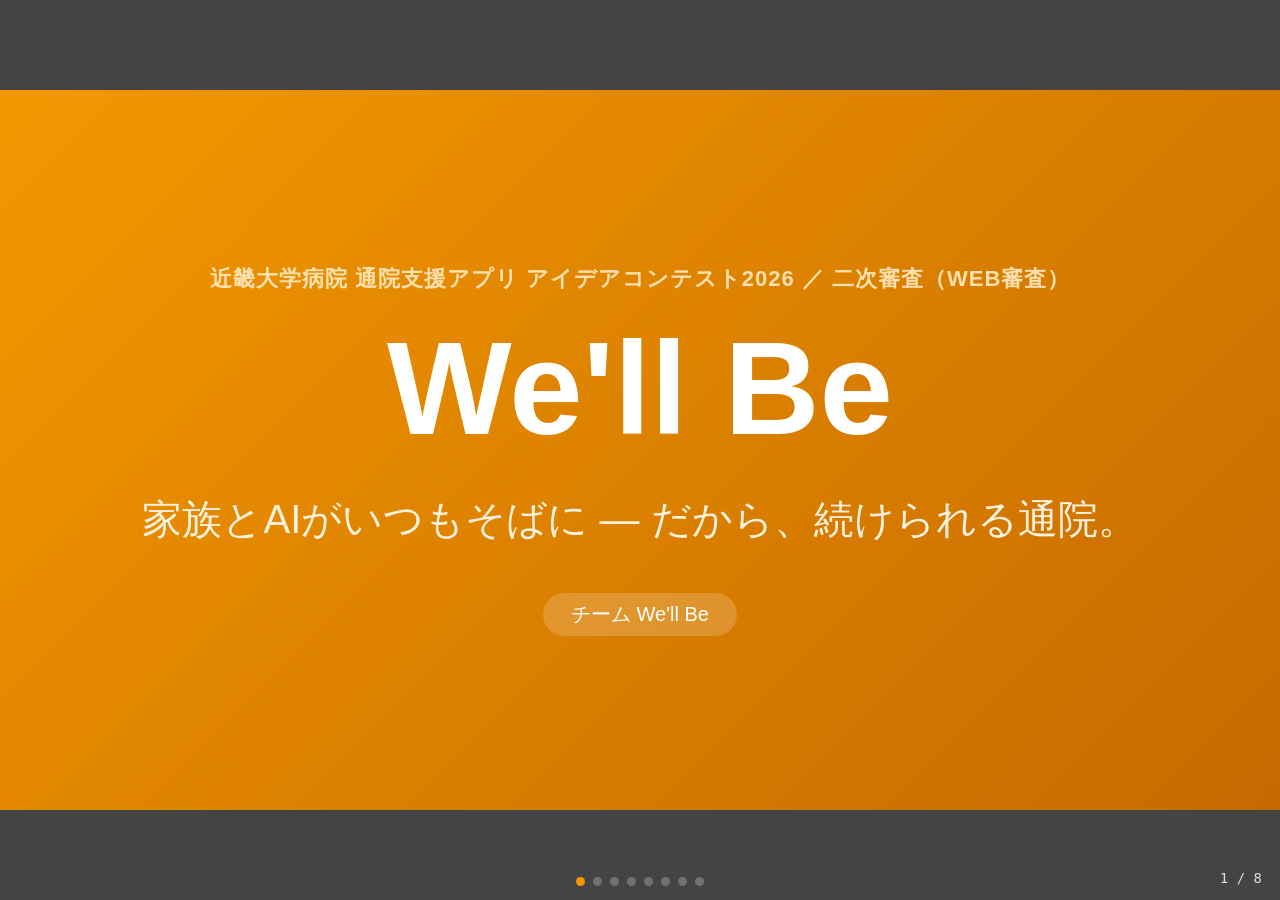
<file: 素材/実装用データセット/スライド_v2.html>
<!DOCTYPE html>
<html lang="ja">
<head>
<meta charset="utf-8">
<title>We'll Be ― 二次審査スライド（v2・ビジョン優先）</title>
<style>
  :root{
    --ink:#222; --sub:#5b6066;
    --orange:#F39800; --orange-d:#C66A00; --orange-l:#FFF3E0;
    --teal:#2B8A96; --teal-d:#1F6672; --teal-l:#E3F4F6;
    --pink:#D9607E; --pink-d:#B03E5B; --pink-l:#FCEBF0;
    --bg:#FBFAF7; --dark:#20262E; --dark2:#2B333D;
  }
  *{box-sizing:border-box; margin:0; padding:0;}
  html,body{height:100%; background:#444;}
  body{
    font-family:"Yu Gothic Medium","Yu Gothic","Hiragino Kaku Gothic ProN","Meiryo",sans-serif;
    color:var(--ink); overflow:hidden;
  }
  #stage{position:fixed; inset:0; display:flex; align-items:center; justify-content:center;}
  .slide{
    width:1280px; height:720px; flex-shrink:0;
    position:relative; overflow:hidden; background:var(--bg);
    display:none; flex-direction:column;
  }
  .slide.active{display:flex;}
  .pad{padding:72px 84px;}
  .eyebrow{font-size:20px; font-weight:700; letter-spacing:1px; color:var(--orange-d);}
  .eyebrow.on-dark{color:#FFC266;}
  .eyebrow.teal{color:var(--teal-d);}
  .eyebrow.pink{color:var(--pink-d);}
  h1{font-size:96px; font-weight:700; line-height:1.1;}
  h2{font-size:52px; font-weight:700; line-height:1.3; margin-top:10px;}
  h3{font-size:30px; font-weight:700;}
  p{font-size:24px; line-height:1.6; color:var(--sub);}
  .footer{position:absolute; left:84px; right:84px; bottom:40px; display:flex; justify-content:space-between; font-size:17px; color:#9aa0a6;}
  .footer.on-dark{color:#8a93a0;}

  #nav{position:fixed; left:50%; bottom:14px; transform:translateX(-50%); display:flex; gap:8px; z-index:50;}
  #nav .dot{width:9px; height:9px; border-radius:50%; background:#9aa0a6; cursor:pointer; opacity:.5;}
  #nav .dot.on{background:var(--orange); opacity:1;}
  #counter{position:fixed; right:18px; bottom:14px; color:#ddd; font-size:14px; font-family:monospace; z-index:50;}
  .clickzone{position:fixed; top:0; bottom:0; width:12%; z-index:40; cursor:pointer;}
  #prevzone{left:0;} #nextzone{right:0;}

  /* ===== 1 表紙 ===== */
  #s1{background:linear-gradient(135deg, var(--orange) 0%, var(--orange-d) 100%); color:#fff; align-items:center; justify-content:center; text-align:center; gap:22px;}
  #s1 .eyebrow{color:#FFE1B0; font-size:22px;}
  #s1 h1{font-size:132px;}
  #s1 h2{color:#FFF1DC; font-weight:500; font-size:40px;}
  #s1 .team{margin-top:26px; font-size:20px; background:rgba(255,255,255,.18); padding:8px 28px; border-radius:30px;}

  /* ===== 2 現状 ===== */
  .statrow{display:flex; gap:40px; margin-top:34px;}
  .statrow.compact{gap:24px; margin-top:24px;}
  .statcard{flex:1; background:#fff; border:1px solid #EAE3D8; border-radius:26px; padding:34px 36px; box-shadow:0 2px 10px rgba(0,0,0,.04);}
  .statcard.compact{padding:16px 24px; display:flex; align-items:baseline; gap:16px;}
  .statcard .num{font-size:92px; font-weight:700; color:var(--orange-d); line-height:1;}
  .statcard.compact .num{font-size:44px;}
  .statcard .label{font-size:22px; color:var(--sub); margin-top:10px;}
  .statcard.compact .label{font-size:15px; margin-top:0;}
  .quotes{display:flex; gap:20px; margin-top:34px;}
  .quote{flex:1; background:var(--orange-l); border-radius:20px; padding:18px 22px; font-size:20px; color:#6b4a14;}
  .quotesrc{margin-top:14px; font-size:17px; color:#9aa0a6;}

  /* ===== 3つの壁（圧縮）===== */
  .wallrow{display:flex; gap:28px; margin-top:32px; flex:1;}
  .wallrow.compact{gap:20px; margin-top:20px;}
  .wallcard{flex:1; background:#fff; border:1px solid #EAE3D8; border-radius:26px; padding:30px 28px; display:flex; flex-direction:column; gap:12px; box-shadow:0 2px 10px rgba(0,0,0,.04);}
  .wallrow.compact .wallcard{padding:20px 20px; gap:8px;}
  .wallcard h3{font-size:25px;}
  .wallrow.compact .wallcard h3{font-size:19px;}
  .wallcard.w1 h3{color:var(--pink-d);}
  .wallcard.w2 h3{color:var(--teal-d);}
  .wallcard.w3 h3{color:var(--orange-d);}
  .wallcard p{font-size:19px; color:#444;}
  .wallrow.compact .wallcard p{font-size:14.5px;}
  .wallnote{margin-top:auto; font-size:15px; color:var(--orange-d); background:var(--orange-l); padding:9px 12px; border-radius:14px; line-height:1.5;}
  .wallrow.compact .wallnote{font-size:12px; padding:8px 10px;}
  .srcnote{margin-top:18px; font-size:16px; color:#9aa0a6;}

  /* ===== 4 提案の全体像 ===== */
  .axisoverviewrow{display:flex; gap:28px; margin-top:32px;}
  .axisoverviewcard{flex:1; border-radius:26px; padding:32px 26px;}
  .axisoverviewcard.c1{background:var(--pink-l); border:2px solid var(--pink);}
  .axisoverviewcard.c2{background:var(--teal-l); border:2px solid var(--teal);}
  .axisoverviewcard.c3{background:var(--orange-l); border:2px solid var(--orange);}
  .axisoverviewcard .axn{font-size:15px; font-weight:700; color:#555; margin-bottom:6px;}
  .axisoverviewcard h3{font-size:27px; margin-bottom:10px; color:#222;}
  .axisoverviewcard p{font-size:19px; color:#333;}
  .principlebanner{margin-top:28px; background:var(--dark); color:#fff; border-radius:22px; padding:22px 32px; text-align:center; font-size:23px; font-weight:700;}
  .s4bottom{display:flex; align-items:center; gap:28px; margin-top:28px;}
  .s4bottom .txt{flex:1; background:var(--dark); color:#fff; border-radius:22px; padding:24px 32px; font-size:23px; font-weight:700; line-height:1.6;}
  .s4bottom .txt span{display:block; margin-top:8px; font-size:17px; font-weight:400; color:#C7CDD4;}
  .s4bottom img{height:220px; border-radius:16px; box-shadow:0 6px 24px rgba(0,0,0,.25); flex-shrink:0;}

  /* ===== 5-7 各軸 ===== */
  .axistag{margin-top:14px; font-size:21px; font-weight:700; color:var(--pink-d);}
  .axiswrap{flex:1; display:flex; gap:48px; margin-top:16px; min-height:0;}
  .axisleft{flex:1; display:flex; flex-direction:column; justify-content:center; gap:18px;}
  .bullet{display:flex; gap:16px; align-items:flex-start;}
  .bnum{width:38px; height:38px; border-radius:50%; color:#fff; font-weight:700; font-size:19px; display:flex; align-items:center; justify-content:center; flex-shrink:0;}
  .bullet p{font-size:22px; color:#333;}
  .bullet b{display:block; font-size:23px; margin-bottom:3px;}
  .axisright{flex:0.8; display:flex; flex-direction:column; justify-content:center; align-items:center; gap:14px; min-height:0;}
  .axisright img{max-width:100%; max-height:230px; border-radius:16px; box-shadow:0 6px 24px rgba(0,0,0,.18); object-fit:cover; object-position:top;}
  .phoneframe{position:relative; width:184px; height:260px; flex-shrink:0; filter:drop-shadow(0 8px 18px rgba(0,0,0,.18));}
  .phoneframe .scr{position:absolute; left:23.62%; top:14.14%; width:53.04%; height:76.57%; object-fit:cover; border-radius:10px;}
  .phoneframe .frm{position:absolute; left:0; top:0; width:100%; height:100%;}
  .proofcallout{background:#fff; border-radius:22px; padding:14px 20px; font-size:17px; color:#444; box-shadow:0 2px 10px rgba(0,0,0,.08); max-width:340px; text-align:center;}
  .proofcallout.small{font-size:15px;}
  #s5{background:var(--pink-l);}
  #s6{background:var(--teal-l);}
  #s7{background:var(--orange-l);}

  /* ===== 8 期待効果・実現可能性 ===== */
  .feaslist{margin-top:22px; display:flex; flex-direction:column; gap:12px;}
  .feasitem{display:flex; gap:14px; align-items:flex-start; background:#fff; border-radius:20px; padding:14px 20px; border:1px solid #EAE3D8;}
  .feasitem .fi{font-size:20px;}
  .feasitem p{font-size:19px; color:#333;}

  /* ===== 9 まとめ ===== */
  #s9{background:var(--dark); color:#F2F0EC; align-items:center; text-align:center; justify-content:center; gap:26px;}
  #s9 h2{color:#fff; font-size:48px;}
  #s9 .eyebrow{color:#FFC266;}
  .finalstats{display:flex; gap:50px; margin-top:6px;}
  .finalstats .f{text-align:center;}
  .finalstats .num{font-size:58px; font-weight:700; color:#FFC266;}
  .finalstats .label{font-size:19px; color:#C7CDD4; margin-top:6px;}
  #s9 .realize{margin-top:10px; font-size:20px; color:#C7CDD4; max-width:900px;}
  #s9 .teamline{margin-top:18px; font-size:26px; font-weight:700; color:#fff;}

  @media print{
    html,body{background:#fff; overflow:visible;}
    #nav,#counter,.clickzone{display:none !important;}
    #stage{position:static; display:block;}
    .slide{display:flex !important; width:338.67mm; height:190.5mm; page-break-after:always;}
    @page{size:338.67mm 190.5mm; margin:0;}
  }
</style>
</head>
<body>

<div id="stage">

  <!-- 1 表紙 -->
  <section class="slide active" id="s1">
    <div class="eyebrow">近畿大学病院 通院支援アプリ アイデアコンテスト2026 ／ 二次審査（WEB審査）</div>
    <h1>We'll Be</h1>
    <h2>家族とAIがいつもそばに ― だから、続けられる通院。</h2>
    <div class="team">チーム We'll Be</div>
  </section>

  <!-- 2 現状の数字＋3つの壁（統合） -->
  <section class="slide pad" id="s2">
    <div class="eyebrow">現状と課題の正体</div>
    <h2>なぜ伸びないのか？ ― 3つの壁</h2>
    <div class="statrow compact">
      <div class="statcard compact"><div class="num">58%</div><div class="label">アプリ登録率（予約患者のうち・1日あたり）</div></div>
      <div class="statcard compact"><div class="num">37%</div><div class="label">「どこでも受付」の利用率</div></div>
    </div>
    <div class="wallrow compact">
      <div class="wallcard w1">
        <h3>① 登録の壁</h3>
        <p>病院の窓口でQRコードが必要。家族を登録するにも本人の同席がいる</p>
        <div class="wallnote">「診察券があるからアプリは不要」という声も ― スマホを持たない・使わない高齢の方は、そもそも入口に立てない</div>
      </div>
      <div class="wallcard w2">
        <h3>② 操作の壁</h3>
        <p>「どこでも受付」を自分で操作するのが難しい、忘れてしまう</p>
        <div class="wallnote">実機で確認：ホーム画面の約4割のボタンが外部サイトに飛ぶ作り。「使い方が難しい」という声も</div>
      </div>
      <div class="wallcard w3">
        <h3>③ 継続の壁</h3>
        <p>月1回の通院では、入れておく理由を感じにくい。通知も信頼しきれない</p>
        <div class="wallnote">「月に1度しか来ないので入れなくていい」という声も ― 使う理由が通院日だけに限られているのが根本原因</div>
      </div>
    </div>
    <div class="srcnote">※ 公式（コンテスト募集ページ・よくある質問）・実機調査（私たちがアプリを実際に操作して確認）をもとに整理</div>
    <div class="footer"><span>We'll Be</span><span>2 / 8</span></div>
  </section>

  <!-- 4 提案の全体像 -->
  <section class="slide pad" id="s4">
    <div class="eyebrow">提案の全体像</div>
    <h2>家族とAIがそばにいる、3つの軸</h2>
    <div class="axisoverviewrow">
      <div class="axisoverviewcard c1">
        <div class="axn" style="color:var(--pink-d)">軸1 ・ 登録の壁に</div>
        <h3>見守り家族</h3>
        <p>家族が来院せずに登録でき、離れていても「今日、ちゃんと通院できた」が分かる安心を届ける</p>
      </div>
      <div class="axisoverviewcard c2">
        <div class="axn" style="color:var(--teal-d)">軸2 ・ 操作／継続の壁に</div>
        <h3>AI通院コンシェルジュ</h3>
        <p>話しかけるだけで、服薬・症状・受付をまとめて支える</p>
      </div>
      <div class="axisoverviewcard c3">
        <div class="axn" style="color:var(--orange-d)">軸3 ・ 操作の壁に</div>
        <h3>おまかせ受付</h3>
        <p>前日に1タップで、当日は自動で受付が済む</p>
      </div>
    </div>
    <div class="s4bottom">
      <div class="txt">「常にそばにいる」から、毎日使うアプリになる<br><span>画面のどこからでも、ホーム（迷わず戻る）・AIコンシェルジュ（操作支援）に1タップでアクセスできるフッターメニューに作り替えました</span></div>
      <img src="アプリ画面/別紙_ホーム.png" alt="ホーム画面（丸型フッターメニュー）">
    </div>
    <div class="footer"><span>We'll Be</span><span>3 / 8</span></div>
  </section>

  <!-- 5 軸1 見守り家族 -->
  <section class="slide pad" id="s5">
    <div class="eyebrow pink">軸1 ・ 登録の壁に</div>
    <h2>見守り家族</h2>
    <div class="axistag">離れて暮らす家族の「今日、大丈夫だった？」に、電話しなくても答えられる</div>
    <div class="axiswrap">
      <div class="axisleft">
        <div class="bullet"><div class="bnum" style="background:var(--pink)">1</div><p><b>招待コードを発行</b>本人が来院した日に、家族用の招待コードを発行する</p></div>
        <div class="bullet"><div class="bnum" style="background:var(--pink)">2</div><p><b>家族は来院せずに登録</b>LINEやSMSでコードを受け取り、自分のスマホだけで登録できる</p></div>
        <div class="bullet"><div class="bnum" style="background:var(--pink)">3</div><p><b>通院の様子をリアルタイムで共有</b>呼出・会計・薬の状況が自動で届くから、離れた場所からでも今の様子が分かり、電話で聞かずに済む</p></div>
      </div>
      <div class="axisright">
        <img src="アプリ画面/別紙_見守り家族.png" alt="見守り家族画面（家族のスマホ・ピンクのフッター）">
        <div class="proofcallout">見守る家族に安心を、支えられる本人に自由を。―― 通院は、ひとりじゃない</div>
      </div>
    </div>
    <div class="footer"><span>We'll Be</span><span>4 / 8</span></div>
  </section>

  <!-- 6 軸2 AIコンシェルジュ -->
  <section class="slide pad" id="s6">
    <div class="eyebrow teal">軸2 ・ 操作の壁／継続の壁に</div>
    <h2>AI通院コンシェルジュ</h2>
    <div class="axistag" style="color:var(--teal-d)">通院は月に1回でも、使うのは毎日</div>
    <div class="axiswrap">
      <div class="axisleft">
        <div class="bullet"><div class="bnum" style="background:var(--teal)">1</div><p><b>服薬サポート</b>薬を飲む時間に声をかけ、「飲んだよ」と話すだけで記録する仕組み</p></div>
        <div class="bullet"><div class="bnum" style="background:var(--teal)">2</div><p><b>症状の記録・診察前のメモ</b>その場で話した症状を記録し、「前回から気になったこと」をまとめる</p></div>
        <div class="bullet"><div class="bnum" style="background:var(--teal)">3</div><p><b>フッターからどの画面でも呼び出せる操作支援</b>話しかけるだけで、受付や案内も会話の中で済ませられる</p></div>
      </div>
      <div class="axisright">
        <img src="アプリ画面/別紙_AIコンシェルジュ.png" alt="AIコンシェルジュ画面（症状の記録・声入力の記録）">
        <div class="proofcallout small">今あるQAチャットボットを土台に、服薬・症状の記録まで広げる拡張です</div>
      </div>
    </div>
    <div class="footer"><span>We'll Be</span><span>5 / 8</span></div>
  </section>

  <!-- 7 軸3 おまかせ受付 -->
  <section class="slide pad" id="s7">
    <div class="eyebrow" style="color:var(--orange-d)">軸3 ・ 操作の壁に</div>
    <h2>おまかせ受付</h2>
    <div class="axistag" style="color:var(--orange-d)">「明日の受付をしておく」から、朝は何もしなくていい</div>
    <div class="axiswrap">
      <div class="axisleft">
        <div class="bullet"><div class="bnum" style="background:var(--orange)">1</div><p><b>前日の通知から1タップ</b>「明日の受付をしておく」を押すだけ</p></div>
        <div class="bullet"><div class="bnum" style="background:var(--orange)">2</div><p><b>当日は自動で「どこでも受付」</b>朝に自分で操作する必要がなくなる</p></div>
        <div class="bullet"><div class="bnum" style="background:var(--orange)">3</div><p><b>次回からも自動にできる</b>一度設定すれば、使い続ける努力がいらない</p></div>
      </div>
      <div class="axisright">
        <img src="アプリ画面/別紙_おまかせ受付.png" alt="予約情報画面（おまかせ受付）">
        <div class="proofcallout">「どこでも受付」の利用率37%の最大の壁は、朝の操作そのもの ― それをなくす</div>
      </div>
    </div>
    <div class="footer"><span>We'll Be</span><span>6 / 8</span></div>
  </section>

  <!-- 8 期待効果・実現可能性 -->
  <section class="slide pad" id="s8">
    <div class="eyebrow">期待効果・実現可能性</div>
    <h2>登録と継続、両方のハードルを下げる</h2>
    <div class="statrow">
      <div class="statcard"><div class="num">58→70%+</div><div class="label">アプリ登録率</div></div>
      <div class="statcard"><div class="num">37→60%+</div><div class="label">どこでも受付の利用率</div></div>
    </div>
    <div class="feaslist">
      <div class="feasitem"><div class="fi">🔧</div><p>家族登録や通知の仕組み、既存のチャットボットなど、<b>今ある機能を広げる形</b>で実現できると考えています</p></div>
      <div class="feasitem"><div class="fi">🏥</div><p>このアプリは複数の病院で使われる共通基盤。<b>近大病院だけでなく、全国の導入病院にも展開できる</b>改善になる</p></div>
    </div>
    <div class="footer"><span>We'll Be</span><span>7 / 8</span></div>
  </section>

  <!-- 9 まとめ -->
  <section class="slide" id="s9">
    <div class="eyebrow">まとめ</div>
    <h2>We'll Be ― 家族とAIがそばにいる通院</h2>
    <p class="realize">通院する日だけでなく、ふだんの暮らしの中にもそばにいるアプリへ。</p>
    <div class="teamline">ご清聴ありがとうございました</div>
    <div class="footer on-dark"><span>We'll Be</span><span>8 / 8</span></div>
  </section>

</div>

<div id="counter"></div>
<div id="nav"></div>
<div id="prevzone" class="clickzone" title="前へ"></div>
<div id="nextzone" class="clickzone" title="次へ"></div>

<script>
  const slides = Array.from(document.querySelectorAll('.slide'));
  const nav = document.getElementById('nav');
  const counter = document.getElementById('counter');
  let i = 0;

  slides.forEach((_, idx) => {
    const d = document.createElement('div');
    d.className = 'dot' + (idx === 0 ? ' on' : '');
    d.addEventListener('click', () => show(idx));
    nav.appendChild(d);
  });

  function show(idx){
    slides[i].classList.remove('active');
    nav.children[i].classList.remove('on');
    i = Math.max(0, Math.min(slides.length - 1, idx));
    slides[i].classList.add('active');
    nav.children[i].classList.add('on');
    counter.textContent = (i+1) + ' / ' + slides.length;
    fit();
  }

  document.getElementById('prevzone').addEventListener('click', () => show(i-1));
  document.getElementById('nextzone').addEventListener('click', () => show(i+1));
  window.addEventListener('keydown', (e) => {
    if (['ArrowRight','ArrowDown','PageDown',' '].includes(e.key)) show(i+1);
    if (['ArrowLeft','ArrowUp','PageUp'].includes(e.key)) show(i-1);
    if (e.key === 'f') document.documentElement.requestFullscreen?.();
  });

  function fit(){
    const scale = Math.min(window.innerWidth/1280, window.innerHeight/720);
    slides[i].style.transform = 'scale(' + scale + ')';
  }
  window.addEventListener('resize', fit);
  const hashN = parseInt(new URLSearchParams(location.search).get('slide') || (location.hash||'').replace('#',''), 10);
  if (!isNaN(hashN) && hashN >= 1 && hashN <= slides.length) {
    slides[0].classList.remove('active');
    nav.children[0].classList.remove('on');
    i = hashN - 1;
  }
  slides[i].classList.add('active');
  nav.children[i].classList.add('on');
  counter.textContent = (i+1) + ' / ' + slides.length;
  fit();
</script>

</body>
</html>
</file>
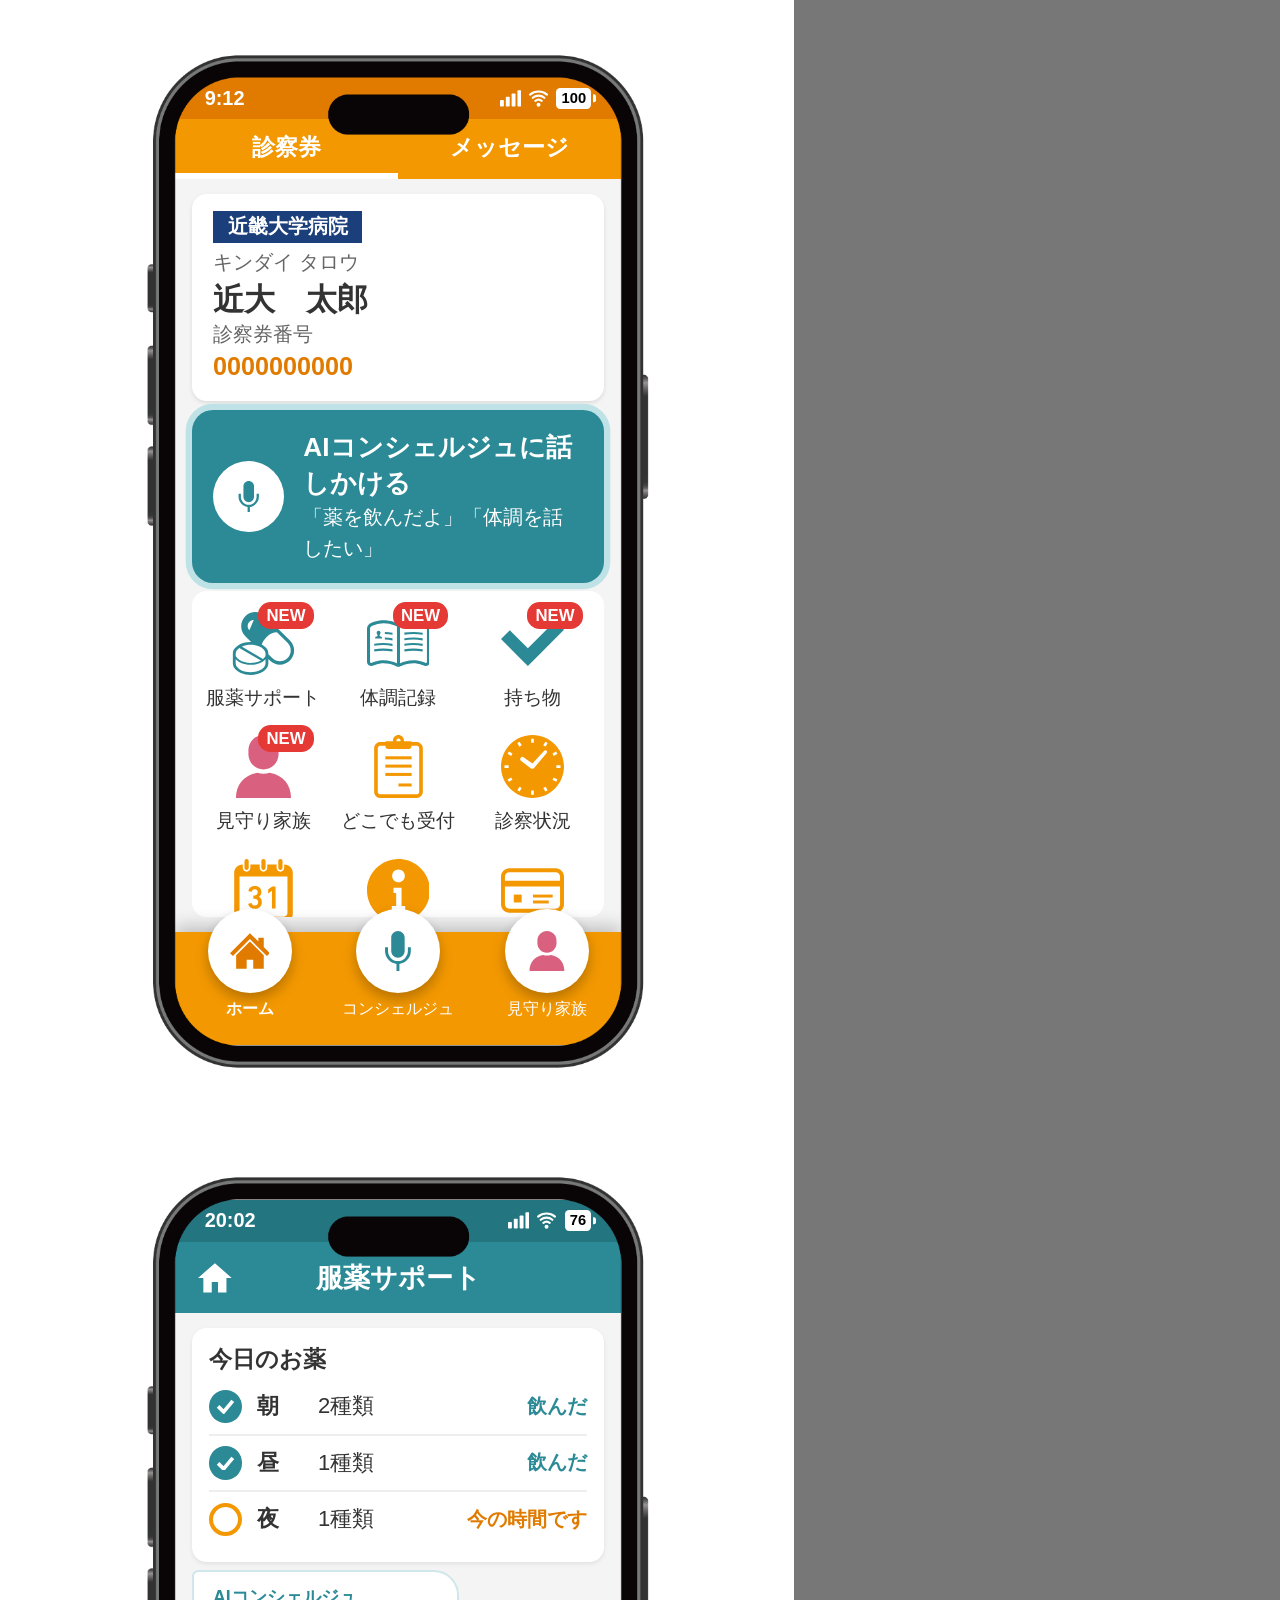
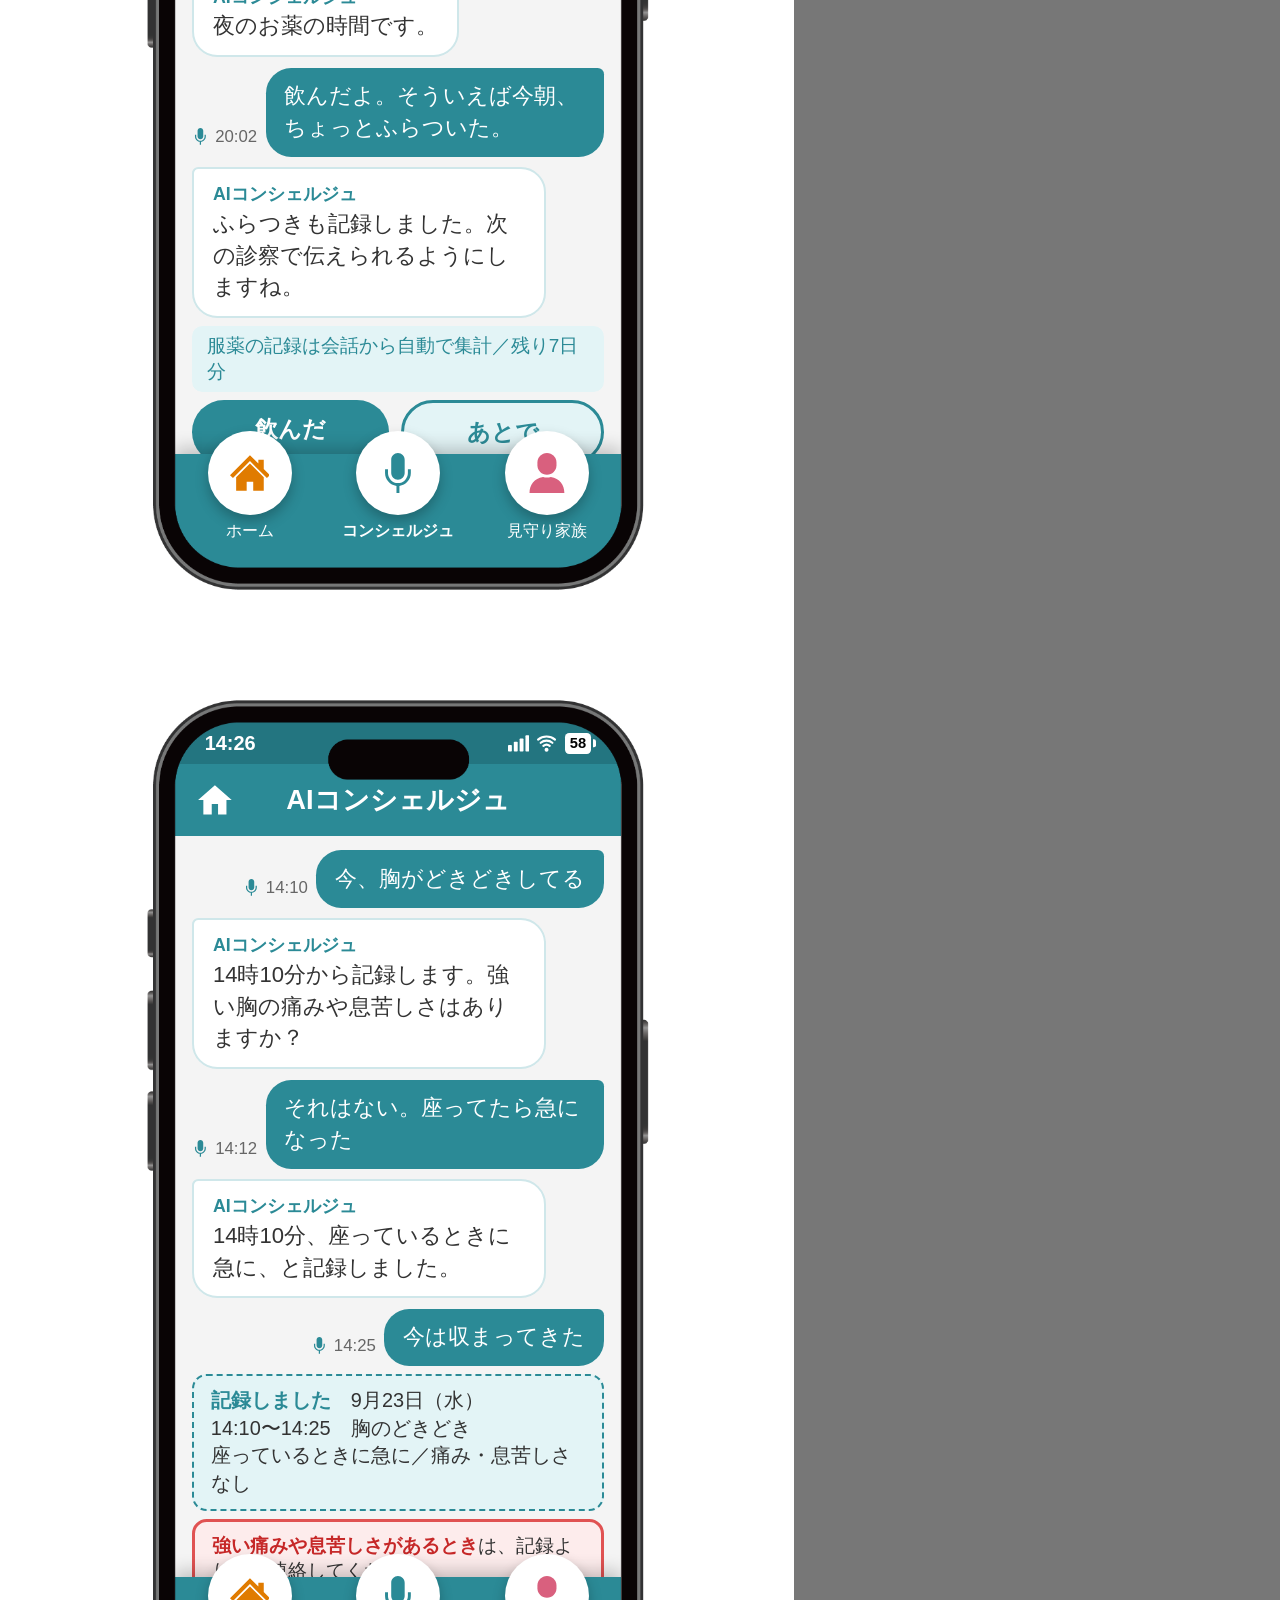
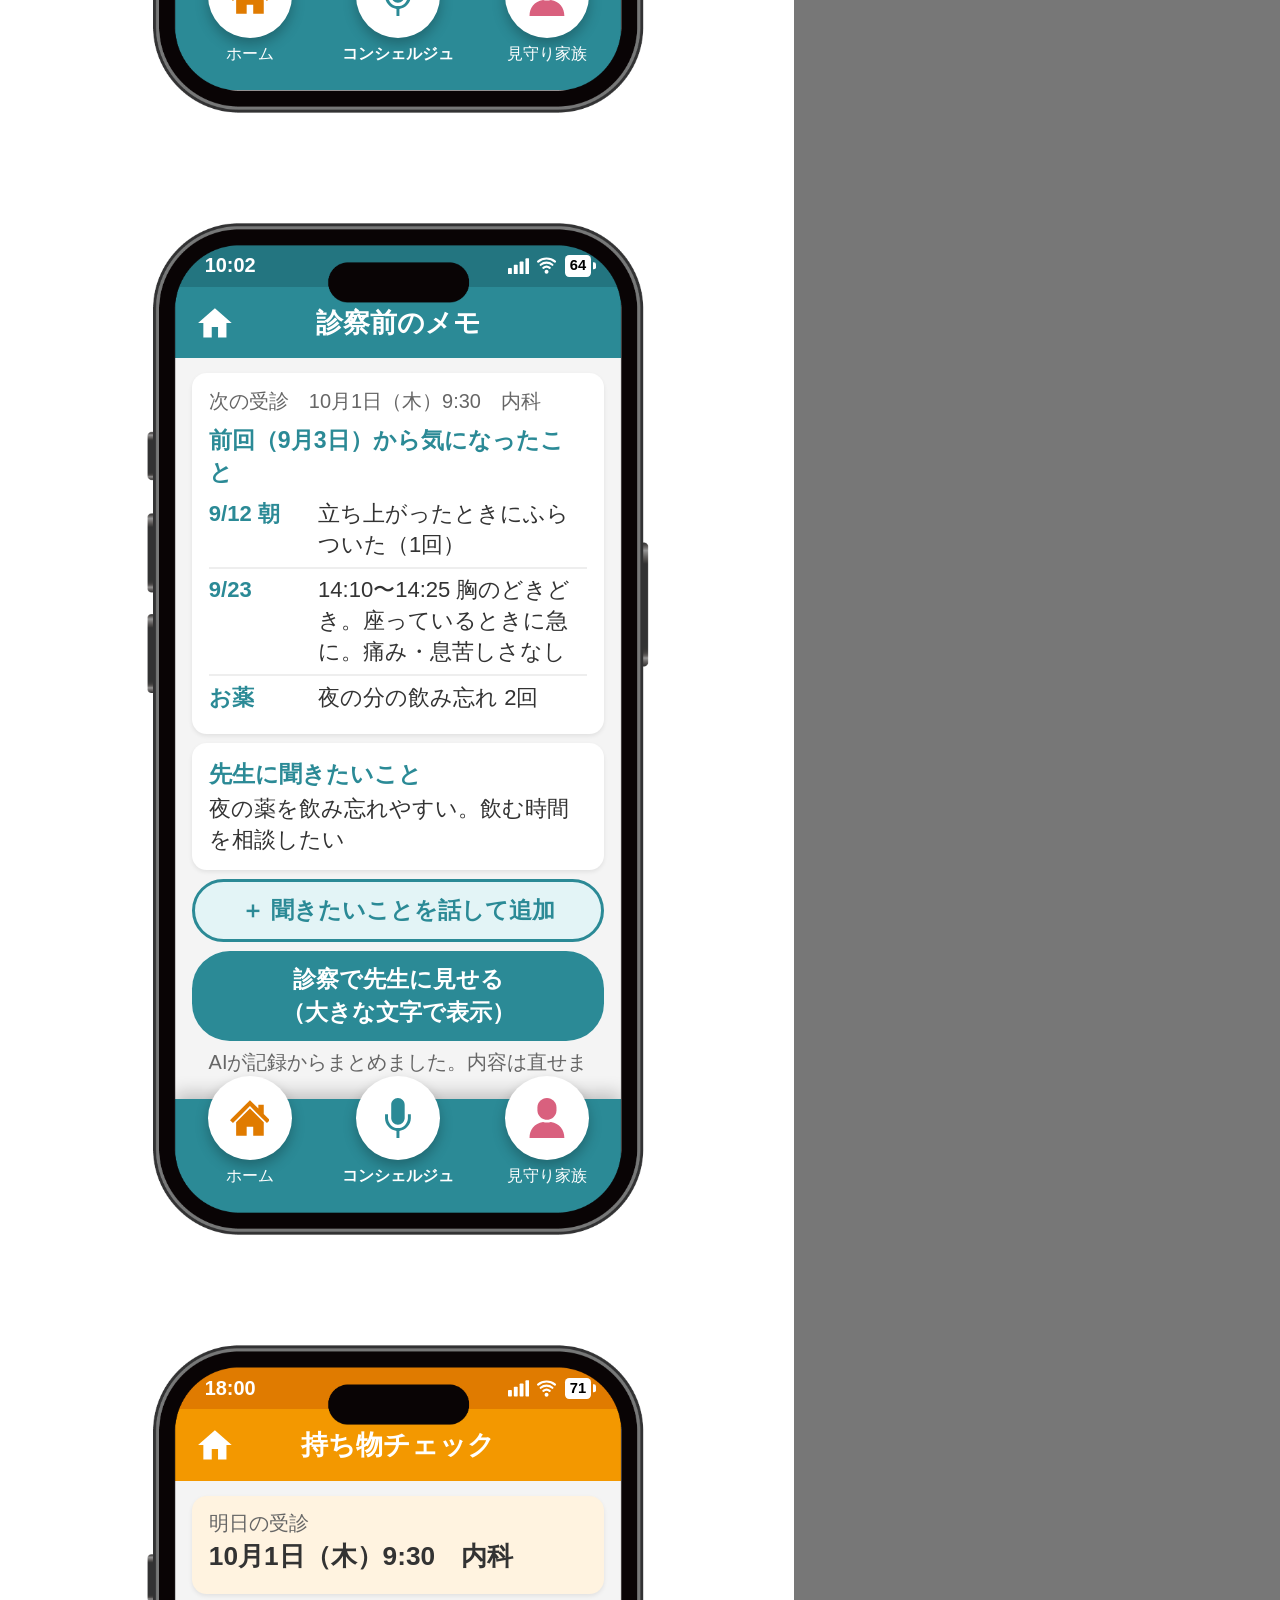
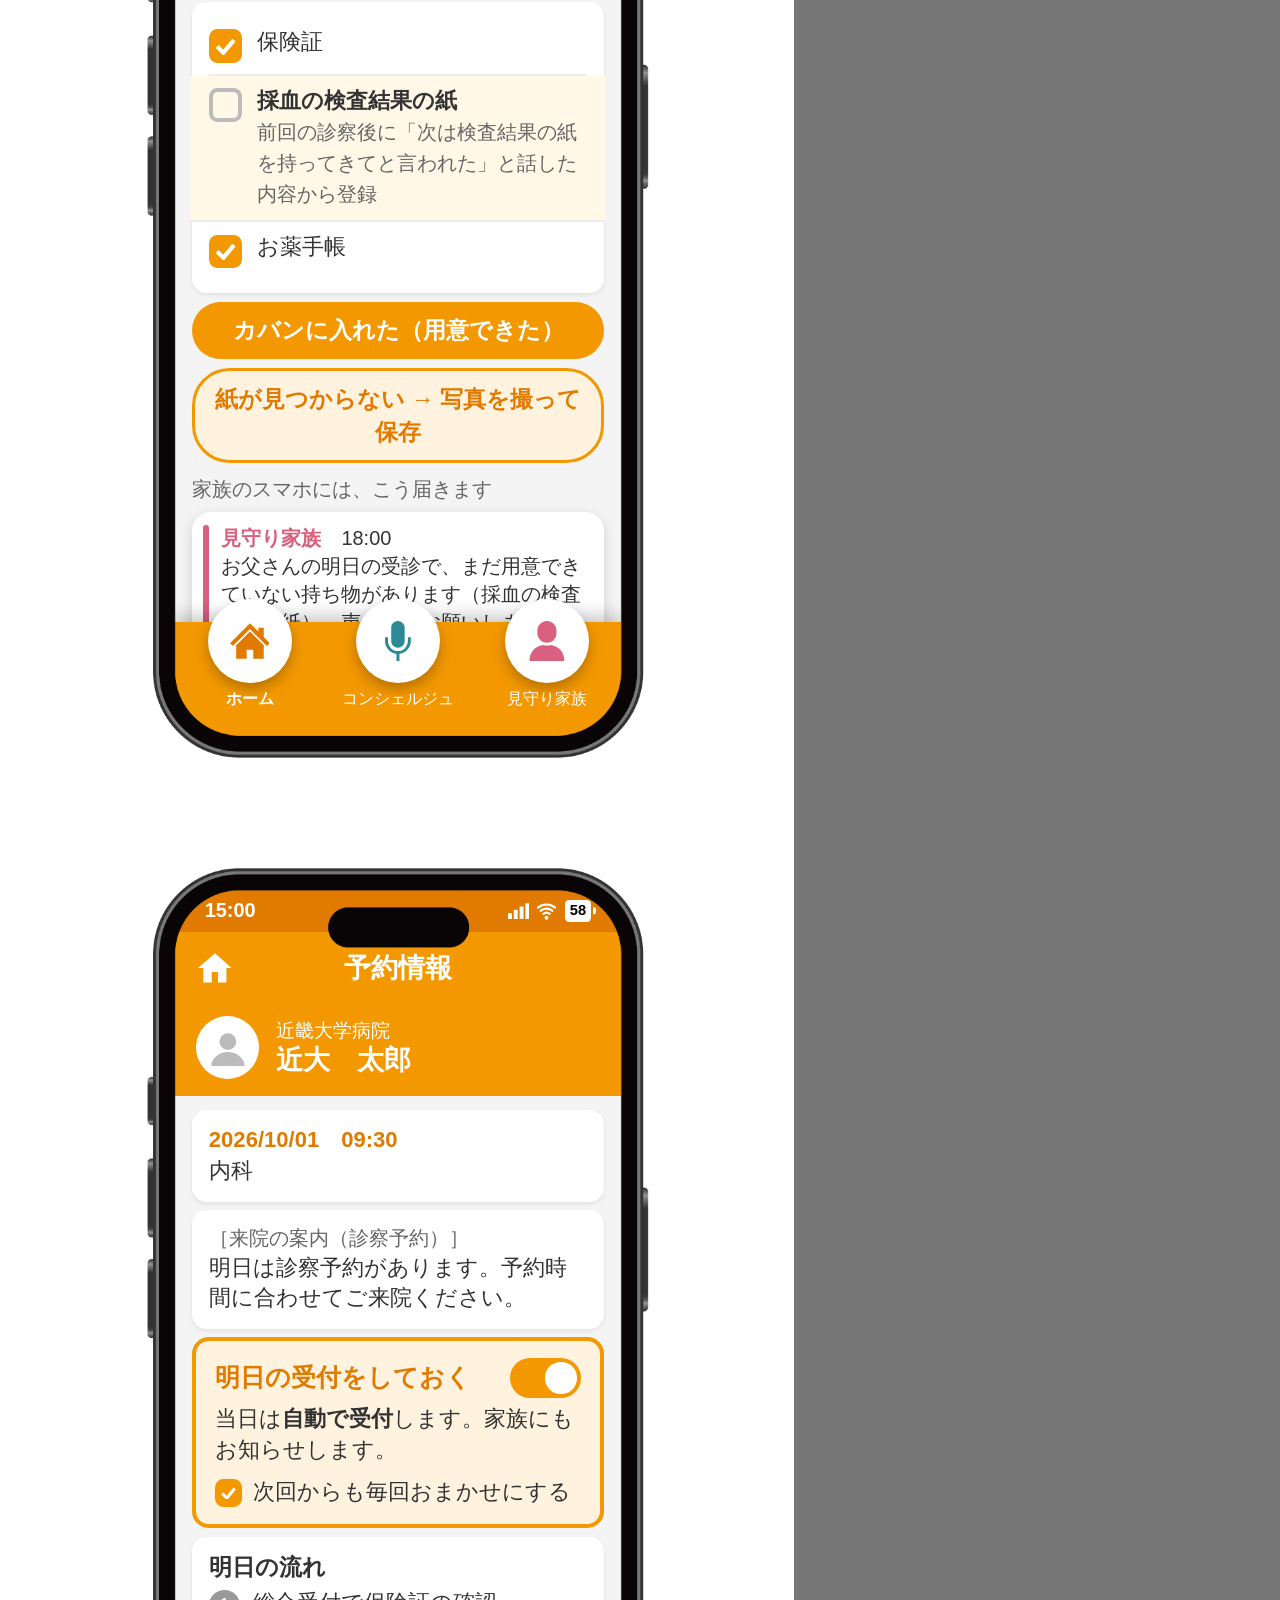
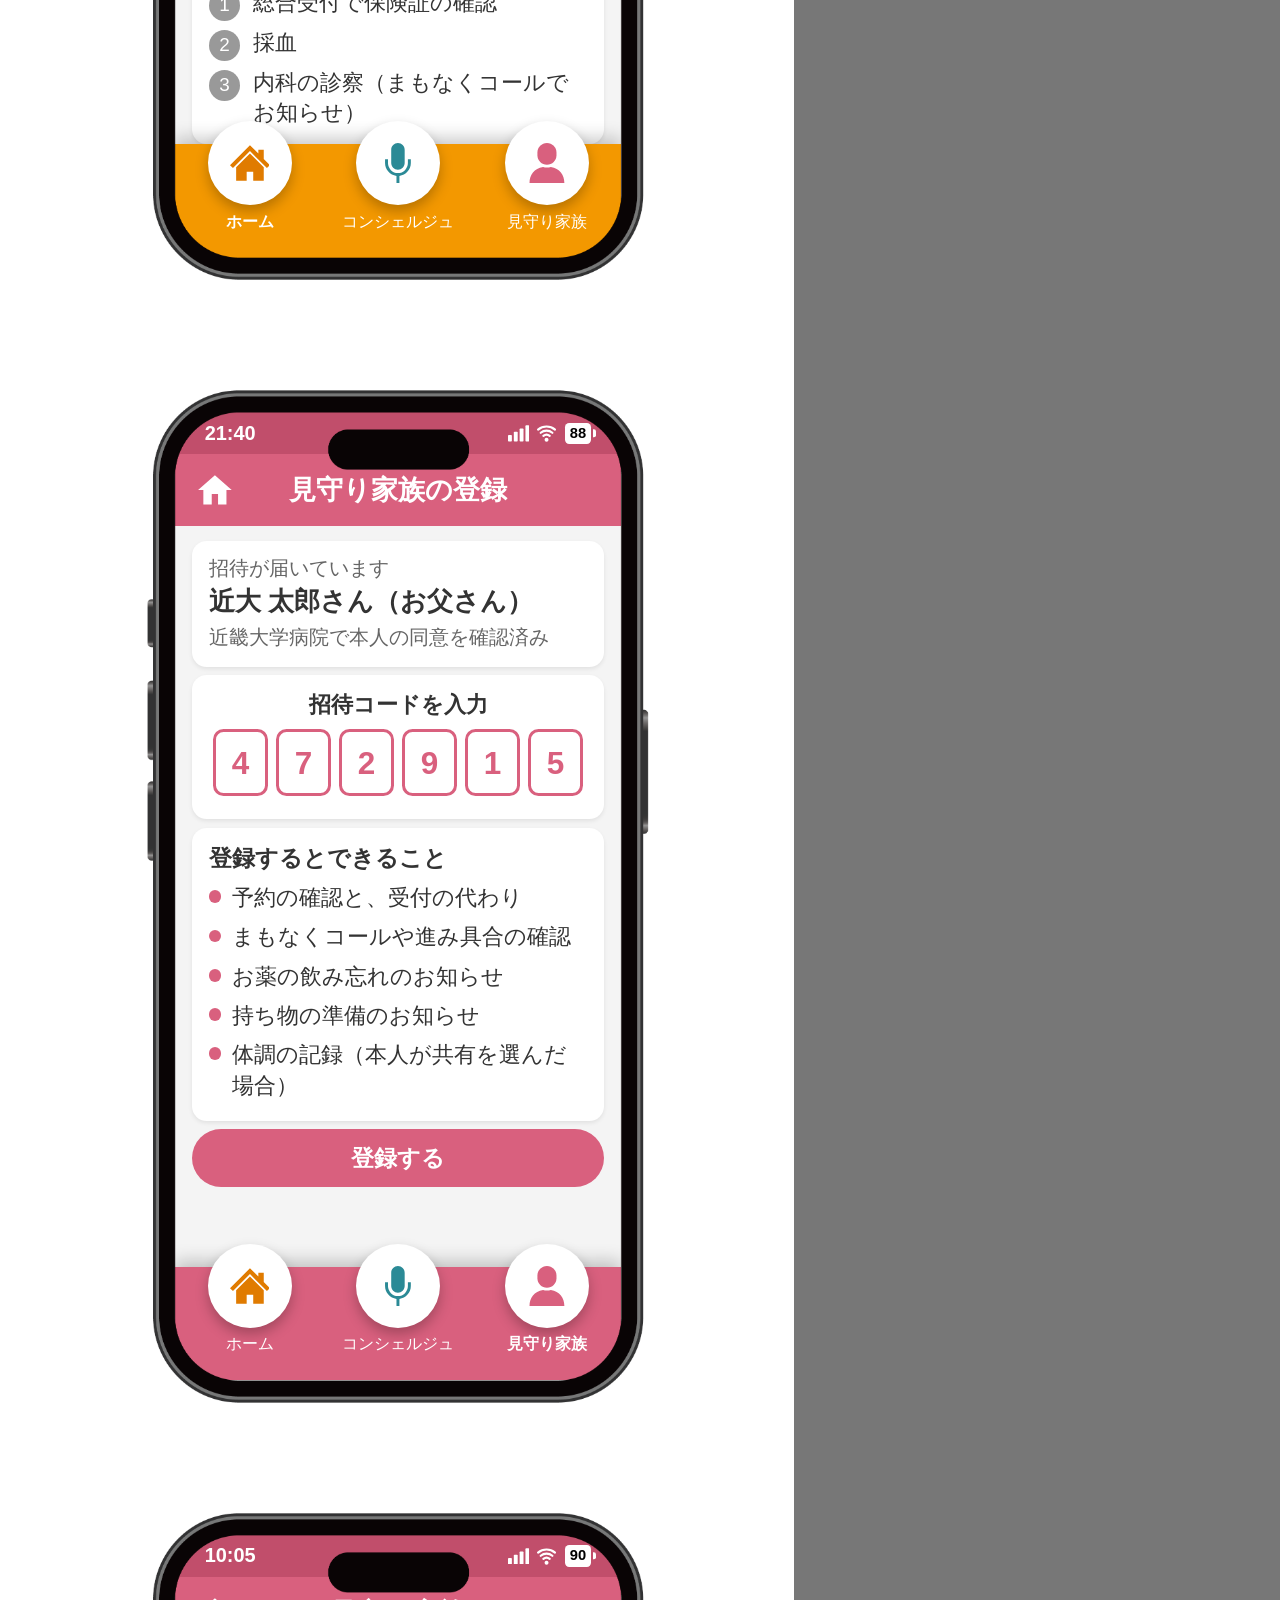
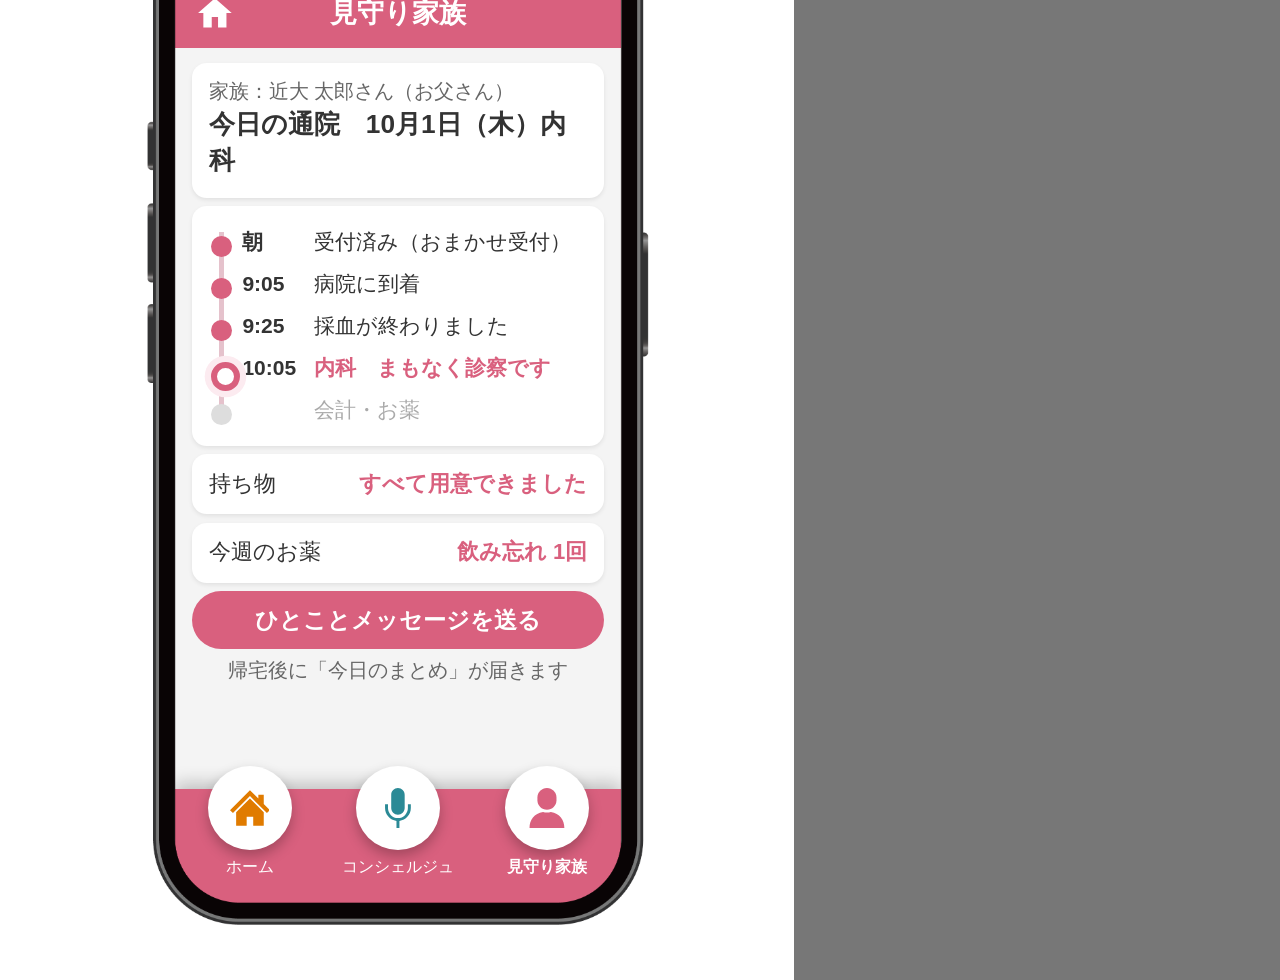
<file: 素材/実装用データセット/別紙_スクショ用.html>
<!DOCTYPE html>
<html lang="ja">
<head>
<meta charset="utf-8">
<title>別紙 スクリーンショット用（スマホ1ページ1枚）</title>
<style>

  @page { size: A4 landscape; margin: 0; }
  :root {
    --orange: #F39800;
    --orange-d: #E07B00;
    --orange-l: #FFF3E0;
    --ink: #333;
    --sub: #666;
    --line: #DDD;
    --bg: #F4F4F4;
    --family: #D9607E;
    --family-l: #FCEBF0;
    --ai: #2B8A96;
    --ai-l: #E3F4F6;
    --auto: #F39800;
  }
  * { box-sizing: border-box; margin: 0; padding: 0; }
  body { font-family: "Yu Gothic UI", "Yu Gothic", "Meiryo", sans-serif; color: var(--ink); background: #fff; }
  .page {
    width: 297mm; height: 210mm; padding: 9mm 11mm 7mm; position: relative;
    page-break-after: always; overflow: hidden; display: flex; flex-direction: column;
  }
  .page:last-child { page-break-after: auto; }
  .page-head { display: flex; align-items: baseline; gap: 14px; border-bottom: 3px solid var(--orange); padding-bottom: 6px; margin-bottom: 10px; }
  .page-head .tag { background: var(--orange); color: #fff; font-size: 12px; font-weight: 700; padding: 2px 10px; border-radius: 3px; }
  .page-head h1 { font-size: 21px; }
  .page-head h2 { font-size: 19px; }
  .page-head .lead { font-size: 12.5px; color: var(--sub); margin-left: auto; }
  .foot { position: absolute; left: 11mm; right: 11mm; bottom: 4mm; font-size: 10px; color: #999; display: flex; justify-content: space-between; }

  /* ---------- page 1: flow ---------- */
  .axes { display: flex; gap: 10px; margin-bottom: 10px; }
  .axis { flex: 1; border-radius: 8px; padding: 8px 12px; font-size: 12px; line-height: 1.5; }
  .axis b { display: block; font-size: 14.5px; margin-bottom: 2px; }
  .axis .wall { display: inline-block; font-size: 10.5px; font-weight: 700; padding: 1px 7px; border-radius: 10px; background: #fff; margin-bottom: 3px; }
  .ax1 { background: var(--family-l); border-left: 6px solid var(--family); }
  .ax1 b, .ax1 .wall { color: var(--family); }
  .ax2 { background: var(--ai-l); border-left: 6px solid var(--ai); }
  .ax2 b, .ax2 .wall { color: var(--ai); }
  .ax3 { background: var(--orange-l); border-left: 6px solid var(--auto); }
  .ax3 b, .ax3 .wall { color: var(--orange-d); }

  .flow { display: grid; grid-template-columns: 78px repeat(6, 1fr); grid-template-rows: auto 1fr 1fr 1fr; gap: 5px; flex: 1; }
  .flow .stage {
    background: var(--orange); color: #fff; font-weight: 700; font-size: 13px; text-align: center;
    padding: 7px 4px; position: relative; clip-path: polygon(0 0, calc(100% - 10px) 0, 100% 50%, calc(100% - 10px) 100%, 0 100%, 10px 50%);
  }
  .flow .stage:nth-child(2) { clip-path: polygon(0 0, calc(100% - 10px) 0, 100% 50%, calc(100% - 10px) 100%, 0 100%); }
  .flow .corner { }
  .flow .who { display: flex; align-items: center; justify-content: center; text-align: center; font-weight: 700; font-size: 13px; border-radius: 6px; color: #fff; line-height: 1.3; }
  .who.me { background: #777; }
  .who.ai { background: var(--ai); }
  .who.fam { background: var(--family); }
  .cell { border-radius: 6px; padding: 8px 9px; font-size: 12.5px; line-height: 1.5; border: 1px solid var(--line); background: #fff; }
  .cell.ai { background: var(--ai-l); border-color: #BFE2E6; }
  .cell.fam { background: var(--family-l); border-color: #F3C9D4; }
  .cell .hl { font-weight: 700; }
  .cell .ex { display: block; margin-top: 3px; color: var(--sub); font-size: 10.5px; }
  .cell.none { background: repeating-linear-gradient(45deg, #fafafa, #fafafa 6px, #f3f3f3 6px, #f3f3f3 12px); color: #aaa; text-align: center; display: flex; align-items: center; justify-content: center; }
  .pill { display: inline-block; font-size: 9.5px; font-weight: 700; color: #fff; border-radius: 8px; padding: 0 6px; margin-right: 3px; vertical-align: 1px; }
  .pill.p1 { background: var(--family); }
  .pill.p2 { background: var(--ai); }
  .pill.p3 { background: var(--auto); }
  .point { margin-top: 8px; font-size: 12px; background: #FAFAFA; border: 1px dashed #CCC; border-radius: 6px; padding: 6px 12px; line-height: 1.6; }
  .point b { color: var(--orange-d); }

  /* ---------- phones (v2: real iPhone frame image, 2 per page) ---------- */
  .phones { display: flex; justify-content: space-around; align-items: flex-start; flex: 1; }
  .unit { width: 420px; display: flex; flex-direction: column; align-items: center; }
  .cap { margin-top: 10px; width: 100%; font-size: 13px; line-height: 1.6; }
  .cap .t { font-size: 16px; font-weight: 700; margin-bottom: 3px; display: flex; align-items: center; gap: 7px; }
  .cap .num { display: inline-flex; width: 23px; height: 23px; border-radius: 50%; background: var(--ink); color: #fff; font-size: 13px; align-items: center; justify-content: center; }

  .phone { width: 400px; height: 566px; position: relative; flex-shrink: 0; }
  .frm { position: absolute; left: 0; top: 0; width: 100%; height: 100%; z-index: 2; }
  .screen { position: absolute; left: 23.62%; top: 9.29%; width: 53.04%; height: 81.42%; border-radius: 26px; overflow: hidden; background: var(--bg); display: flex; flex-direction: column; z-index: 1; }
  .status { height: 20px; background: var(--orange-d); color: #fff; font-size: 9.5px; font-weight: 700; display: flex; justify-content: space-between; align-items: center; padding: 0 14px; flex-shrink: 0; }
  .statusicons { display: flex; align-items: center; gap: 3px; }
  .batt { background: #fff; border-radius: 2px; padding: 0.5px 2.5px; font-size: 7px; font-weight: 800; line-height: 1.3; color: #000; position: relative; }
  .batt::after { content: ""; position: absolute; right: -2px; top: 50%; transform: translateY(-50%); width: 1.3px; height: 3.5px; background: #fff; border-radius: 0 1px 1px 0; }
  .appbar { height: 34px; background: var(--orange); color: #fff; display: flex; align-items: center; justify-content: center; position: relative; font-size: 13px; font-weight: 700; flex-shrink: 0; }
  .appbar svg { position: absolute; left: 10px; top: 8px; }
  .appbar.ai { background: var(--ai); }
  .appbar.fam { background: var(--family); }
  .status.ai { background: #237580; }
  .status.fam { background: #C14E6B; }
  .body { flex: 1; overflow-y: auto; overflow-x: hidden; padding: 7px 8px; display: flex; flex-direction: column; gap: 4px; font-size: 10.5px; line-height: 1.4; scrollbar-width: none; -ms-overflow-style: none; min-height: 0; }
  .body::-webkit-scrollbar { display: none; width: 0; height: 0; }
  .card { background: #fff; border-radius: 7px; padding: 7px 8px; box-shadow: 0 1px 2px rgba(0,0,0,.08); }
  .card h4 { font-size: 11px; margin-bottom: 2px; }
  .muted { color: var(--sub); font-size: 9.5px; }
  .btn { border-radius: 18px; text-align: center; font-weight: 700; padding: 6px 4px; font-size: 11px; }
  .btn.pri { background: var(--orange); color: #fff; }
  .btn.ai { background: var(--ai); color: #fff; }
  .btn.fam { background: var(--family); color: #fff; }
  .btn.out { border: 1.5px solid var(--orange); color: var(--orange-d); background: var(--orange-l); }
  .btn.out.ai { border-color: var(--ai); color: var(--ai); background: var(--ai-l); }
  .msgrow { display: flex; align-items: flex-end; justify-content: flex-end; gap: 4px; }
  .msgrow .meta { display: flex; align-items: center; gap: 3px; font-size: 8px; color: var(--sub); flex-shrink: 0; padding-bottom: 4px; }
  .msgrow .meta svg { width: 8px; height: 8px; }

  /* bottom tab bar（全画面共通） */
  .tabbar { height: 54px; background: var(--orange); display: flex; flex-shrink: 0; padding-top: 11px; position: relative; box-shadow: 0 -3px 8px rgba(0,0,0,.22); z-index: 3; }
  .tabbar.bar-ai { background: var(--ai); }
  .tabbar.bar-fam { background: var(--family); }
  .tabbar .tb { flex: 1; display: flex; flex-direction: column; align-items: center; justify-content: flex-start; gap: 3px; color: #fff; }
  .tabbar .tb.active { font-weight: 700; }
  .tabbar .tb .tbc { display: flex; align-items: center; justify-content: center; width: 40px; height: 40px; border-radius: 50%; background: #fff; margin-top: -22px; box-shadow: 0 3px 6px rgba(0,0,0,.25); }
  .tabbar .tb.home svg { width: 19px; height: 19px; fill: var(--orange-d); }
  .tabbar .tb.ai svg { width: 19px; height: 19px; fill: var(--ai); }
  .tabbar .tb.fam svg { width: 19px; height: 19px; fill: var(--family); }
  .tabbar .tb span { font-size: 7.5px; color: #fff; }
  .newbadge { display: inline-flex; align-items: center; justify-content: center; line-height: 1; background: #E53935; color: #fff; font-size: 8px; font-weight: 700; border-radius: 6px; padding: 3px 4px 2px; margin-left: 3px; }

  /* home */
  .tabs { display: flex; background: var(--orange); color: #fff; font-size: 11px; font-weight: 700; flex-shrink: 0; }
  .tabs div { flex: 1; text-align: center; padding: 6px 0 5px; }
  .tabs .on { border-bottom: 3px solid #fff; }
  .idcard { background: #fff; border-radius: 7px; padding: 8px 10px; box-shadow: 0 1px 2px rgba(0,0,0,.1); }
  .idcard .hosp { display: inline-block; background: #1B3F7A; color: #fff; font-size: 9.5px; font-weight: 700; padding: 1px 7px; margin-bottom: 3px; }
  .idcard .name { font-size: 15px; font-weight: 700; }
  .idcard .no { color: var(--orange-d); font-weight: 700; font-size: 12px; }
  .aibtn { background: var(--ai); color: #fff; border-radius: 10px; padding: 9px 10px; display: flex; align-items: center; gap: 9px; box-shadow: 0 0 0 3px #BFE2E6; }
  .aibtn .mic { width: 34px; height: 34px; border-radius: 50%; background: #fff; display: flex; align-items: center; justify-content: center; flex-shrink: 0; }
  .aibtn b { font-size: 12.5px; display: block; }
  .grid { display: grid; grid-template-columns: repeat(3, 1fr); grid-auto-rows: min-content; gap: 10px 4px; background: #fff; border-radius: 7px; padding: 8px 4px 10px; overflow-y: auto; max-height: 190px; scrollbar-width: none; -ms-overflow-style: none; }
  .grid::-webkit-scrollbar { display: none; width: 0; height: 0; }
  .gi { text-align: center; font-size: 9px; line-height: 1.3; position: relative; }
  .gi .ic { width: 34px; height: 34px; margin: 0 auto 3px; display: flex; align-items: center; justify-content: center; }
  .gi.new .newbadge { position: absolute; top: -3px; right: 6px; }

  /* chat */
  .chat { display: flex; flex-direction: column; gap: 5px; }
  .msg { max-width: 86%; padding: 6px 9px; border-radius: 12px; font-size: 10.5px; line-height: 1.45; }
  .msg.ai { background: #fff; border: 1px solid #CFE7EA; border-top-left-radius: 3px; align-self: flex-start; }
  .msg.me { background: var(--ai); color: #fff; border-top-right-radius: 3px; align-self: flex-end; }
  .msg .who { font-size: 8.5px; font-weight: 700; color: var(--ai); display: block; }
  .rec { background: var(--ai-l); border: 1px dashed var(--ai); border-radius: 7px; padding: 5px 8px; font-size: 9.5px; line-height: 1.4; }
  .rec b { color: var(--ai); }

  /* memo */
  .memo-li { display: flex; gap: 6px; padding: 3px 0; border-bottom: 1px solid #EEE; }
  .memo-li:last-child { border-bottom: none; }
  .memo-li .d { color: var(--ai); font-weight: 700; flex-shrink: 0; width: 46px; }

  /* checklist */
  .chk { display: flex; align-items: flex-start; gap: 7px; padding: 5px 0; border-bottom: 1px solid #EEE; }
  .chk:last-child { border-bottom: none; }
  .box { width: 16px; height: 16px; border-radius: 4px; border: 2px solid #BBB; flex-shrink: 0; margin-top: 1px; display: flex; align-items: center; justify-content: center; }
  .box.on { background: var(--orange); border-color: var(--orange); }
  .chk.warn { background: #FFF8E6; margin: 0 -9px; padding: 5px 9px; }
  .notify { position: relative; background: #fff; border-radius: 9px; padding: 6px 8px 6px 14px; font-size: 9.5px; box-shadow: 0 2px 6px rgba(0,0,0,.15); }
  .notify::before { content: ""; position: absolute; left: 5px; top: 6px; bottom: 6px; width: 3px; border-radius: 2px; background: var(--family); }
  .notify b { color: var(--family); }

  /* reservation */
  .who-card { background: var(--orange); color: #fff; padding: 6px 10px 8px; display: flex; gap: 8px; align-items: center; flex-shrink: 0; }
  .avatar { width: 30px; height: 30px; border-radius: 50%; background: #fff; display: flex; align-items: center; justify-content: center; flex-shrink: 0; }
  .who-card .n { font-size: 13px; font-weight: 700; line-height: 1.2; }
  .who-card .h { font-size: 9px; }
  .toggle { width: 34px; height: 19px; border-radius: 10px; background: var(--orange); position: relative; flex-shrink: 0; }
  .toggle::after { content: ""; position: absolute; right: 2px; top: 2px; width: 15px; height: 15px; border-radius: 50%; background: #fff; }
  .omakase { border: 2px solid var(--orange); background: var(--orange-l); border-radius: 8px; padding: 8px 9px; }
  .omakase .row { display: flex; align-items: center; justify-content: space-between; gap: 6px; }
  .omakase .row b { font-size: 12px; color: var(--orange-d); }
  .step { display: flex; gap: 6px; align-items: flex-start; margin-bottom: 3px; }
  .step:last-child { margin-bottom: 0; }
  .step .s { margin-top: 1px; }
  .step .s { width: 15px; height: 15px; border-radius: 50%; background: #999; color: #fff; font-size: 9px; display: inline-flex; align-items: center; justify-content: center; flex-shrink: 0; }

  /* family timeline */
  .tl { position: relative; padding-left: 16px; }
  .tl::before { content: ""; position: absolute; left: 5px; top: 5px; bottom: 5px; width: 2px; background: #E5C2CC; }
  .tli { position: relative; padding: 3px 0; font-size: 10px; }
  .tli::before { content: ""; position: absolute; left: -15px; top: 7px; width: 10px; height: 10px; border-radius: 50%; background: var(--family); }
  .tli.now::before { background: #fff; border: 3px solid var(--family); width: 8px; height: 8px; box-shadow: 0 0 0 3px var(--family-l); }
  .tli.todo { color: #aaa; }
  .tli.todo::before { background: #ddd; }
  .tli .tm { font-weight: 700; display: inline-block; width: 34px; }
  .tli.now .st { color: var(--family); font-weight: 700; }
  /* med */
  .medrow { display: flex; align-items: center; gap: 7px; padding: 5px 0; border-bottom: 1px solid #EEE; }
  .medrow:last-child { border-bottom: none; }
  .medrow .tt { width: 22px; font-weight: 700; }
  .medrow .st { margin-left: auto; font-size: 9.5px; font-weight: 700; }
  .done { color: var(--ai); }
  .wait { color: var(--orange-d); }
  .dot { width: 16px; height: 16px; border-radius: 50%; flex-shrink: 0; display: flex; align-items: center; justify-content: center; }
  .dot.on { background: var(--ai); }
  .dot.off { border: 2px solid var(--orange); }
  .linknote { font-size: 9px; color: var(--ai); background: var(--ai-l); border-radius: 5px; padding: 3px 7px; }
  .medbtn { display: flex; gap: 6px; }
  .medbtn .btn { flex: 1; }

  /* alert */
  .alert { background: #FDECEC; border: 1.5px solid #E05252; border-radius: 7px; padding: 5px 8px; font-size: 9px; line-height: 1.35; }
  .alert b { color: #C62828; }
  .alert .r { display: flex; gap: 5px; margin-top: 4px; }
  .alert .r div { flex: 1; text-align: center; border-radius: 12px; padding: 3px 0; font-weight: 700; font-size: 9px; }
  .alert .call1 { background: #fff; color: #C62828; border: 1px solid #E05252; }
  .alert .call2 { background: #E05252; color: #fff; }

  /* invite */
  .code { display: flex; gap: 4px; justify-content: center; margin: 4px 0; }
  .code span { width: 26px; height: 32px; border: 1.5px solid var(--family); border-radius: 5px; display: flex; align-items: center; justify-content: center; font-size: 15px; font-weight: 700; color: var(--family); background: #fff; }
  .can { display: flex; gap: 5px; align-items: baseline; padding: 2px 0; }
  .can::before { content: ""; width: 6px; height: 6px; border-radius: 50%; background: var(--family); flex-shrink: 0; transform: translateY(-1px); }

  /* howto box */
  .howto { width: 365px; zoom: 1.15; align-self: center; }
  .howto h3 { font-size: 15px; color: var(--family); margin-bottom: 8px; }
  .hstep { display: flex; gap: 9px; margin-bottom: 10px; font-size: 11.5px; line-height: 1.55; }
  .hstep .n { width: 24px; height: 24px; border-radius: 50%; background: var(--family); color: #fff; font-weight: 700; display: flex; align-items: center; justify-content: center; flex-shrink: 0; }
  .hstep b { display: block; font-size: 12.5px; }
  .hnote { font-size: 10.5px; line-height: 1.6; background: var(--family-l); border-radius: 6px; padding: 7px 10px; margin-top: 4px; }


  html, body { background: #777; }
  body { margin: 0; }
  .printpage {
    width: 210mm; height: 297mm;
    display: flex; align-items: center; justify-content: center;
    background: #fff;
    page-break-after: always;
    position: relative;
    overflow: hidden;
  }
  .phone.bigphone {
    zoom: 2.1;
  }

  @media print {
    html, body { background: #fff; }
    .printpage { page-break-after: always; }
    @page { size: 210mm 297mm; margin: 0; }
  }
</style>
</head>
<body>

  <section class="printpage">
    <div class="phone bigphone">      <div class="phone"><img class="frm" src="素材集/スマホ枠素材26592544.png" alt=""><div class="screen">
        <div class="status"><span>9:12</span><span class="statusicons"><svg width="10" height="8" viewBox="0 0 13 10"><rect x="0" y="6" width="2.4" height="4" rx="0.5" fill="#fff"/><rect x="3.6" y="4" width="2.4" height="6" rx="0.5" fill="#fff"/><rect x="7.2" y="2" width="2.4" height="8" rx="0.5" fill="#fff"/><rect x="10.8" y="0" width="2.4" height="10" rx="0.5" fill="#fff"/></svg><svg width="11" height="9" viewBox="0 0 14 11"><circle cx="7" cy="9.3" r="1.2" fill="#fff"/><path d="M5.07 7.00 A3 3 0 0 1 8.93 7.00" stroke="#fff" stroke-width="1.3" fill="none" stroke-linecap="round"/><path d="M3.46 5.09 A5.5 5.5 0 0 1 10.54 5.09" stroke="#fff" stroke-width="1.3" fill="none" stroke-linecap="round"/><path d="M1.86 3.17 A8 8 0 0 1 12.14 3.17" stroke="#fff" stroke-width="1.3" fill="none" stroke-linecap="round"/></svg><span class="batt">100</span></span></div>
        <div class="tabs"><div class="on">診察券</div><div>メッセージ</div></div>
        <div class="body">
          <div class="idcard">
            <span class="hosp">近畿大学病院</span>
            <div class="muted">キンダイ タロウ</div>
            <div class="name">近大　太郎</div>
            <div class="muted">診察券番号</div>
            <div class="no">0000000000</div>
          </div>
          <div class="aibtn">
            <div class="mic"><svg width="15" height="15" viewBox="0 0 512 512" fill="#2B8A96"><path d="M383.788,206.98v51.113c-0.013,35.266-14.301,67.108-37.475,90.318 c-23.212,23.176-55.042,37.464-90.307,37.464c-35.267,0-67.108-14.288-90.32-37.464c-23.174-23.211-37.462-55.052-37.474-90.318 V206.98H90.503v51.113c0.036,84.93,64.21,154.935,146.649,164.337V512h37.709v-89.57c82.426-9.402,146.599-79.407,146.636-164.337 V206.98H383.788z"/><path d="M256.006,344.41c47.589,0,86.305-38.728,86.305-86.318V86.318C342.311,38.728,303.596,0,256.006,0 c-47.59,0-86.318,38.728-86.318,86.318v171.775C169.688,305.682,208.416,344.41,256.006,344.41z"/></svg></div>
            <div><b>AIコンシェルジュに話しかける</b><span style="font-size:9.5px">「薬を飲んだよ」「体調を話したい」</span></div>
          </div>
          <div class="grid">
            <div class="gi new"><div class="ic"><svg width="30" height="30" viewBox="0 0 512 512"><path fill="var(--ai)" d="M471.199,231.069L271.6,33.725l0.044,0.093C249.149,11.271,219.501-0.05,189.995,0 c-29.463-0.05-59.112,11.271-81.609,33.818c-22.54,22.49-33.857,52.092-33.815,81.609c-0.042,29.502,11.274,59.147,33.815,81.645 l47.106,46.6c-1.42-0.043-2.842-0.043-4.259-0.043c-38.632,0-73.726,9.714-99.984,26.161 c-13.106,8.245-24.057,18.189-31.846,29.782c-7.832,11.55-12.417,24.835-12.417,38.858v78.719c0,14.016,4.585,27.308,12.417,38.858 c11.732,17.364,30.377,31.15,53.107,40.83c22.773,9.664,49.762,15.113,78.723,15.163c38.579-0.05,73.676-9.758,99.93-26.211 c13.149-8.202,24.054-18.188,31.89-29.781c7.793-11.55,12.374-24.842,12.374-38.858v-35.144l12.554,12.425l-0.043-0.1 c22.494,22.54,52.143,33.868,81.648,33.818c29.466,0.05,59.112-11.278,81.612-33.768c22.54-22.548,33.814-52.143,33.814-81.659 C505.013,283.212,493.739,253.609,471.199,231.069z M141.473,148.686c-19.106-19.149-19.106-50.63,0.272-70.009 c9.346-9.349,21.809-14.525,35.102-14.525L141.473,148.686z M29.896,338.43c0.043-9.026,2.839-17.637,8.482-26.075 c4.95-7.37,12.231-14.432,21.347-20.705l175.312,102.594c-3.986,2.194-8.201,4.259-12.65,6.137 c-20.113,8.567-44.672,13.608-71.152,13.608c-35.38,0.05-67.27-9.026-89.764-23.186c-11.27-7.097-20.16-15.4-26.118-24.283 c-2.205-3.305-4.033-6.645-5.456-10.08V338.43z M272.518,417.15c0,9.026-2.842,17.644-8.474,26.068 c-8.438,12.56-23.418,24.196-43.074,32.542c-19.612,8.338-43.715,13.335-69.736,13.335c-34.735,0-66.029-8.94-87.792-22.684 c-10.908-6.832-19.433-14.848-25.064-23.193c-5.642-8.424-8.439-17.042-8.482-26.068v-32.484 c11.087,12.274,26.211,22.498,44.034,30.054c22.268,9.449,48.798,14.854,77.304,14.854c37.983,0,72.44-9.586,98.005-25.623 c8.98-5.586,16.816-12.045,23.279-19.243V417.15z M272.518,356.44c-0.272,0.688-0.552,1.326-0.918,2.014 c-1.233,2.753-2.749,5.406-4.538,8.065c-3.847,5.772-9.026,11.228-15.164,16.311L78.329,281.29c1.054-0.459,2.065-1.011,3.116-1.42 c19.611-8.338,43.715-13.335,69.79-13.335c10.26,0,20.208,0.781,29.689,2.251c22.637,3.434,42.704,10.762,58.054,20.382 c1.878,1.147,3.667,2.388,5.359,3.628c8.294,5.908,14.847,12.46,19.475,19.293c0.093,0.086,0.183,0.179,0.233,0.265 c5.632,8.438,8.474,17.049,8.474,26.075V356.44z M451.77,374.9c-17.228,17.192-39.639,25.752-62.183,25.752 c-22.588,0-44.991-8.524-62.223-25.752l-0.046-0.043l-31.89-31.524v-4.903c0-14.024-4.581-27.309-12.374-38.858 c-9.801-14.432-24.326-26.39-42.016-35.553c2.201-5.728,4.994-11.966,8.432-18.368c9.714-18.246,24.286-38.041,43.578-53.247 c19.196-15.17,42.798-25.982,71.984-27.638l86.692,85.731h0.046c17.182,17.228,25.749,39.683,25.749,62.223 C477.519,335.268,468.952,357.723,451.77,374.9z"/></svg></div>服薬サポート<span class="newbadge">NEW</span></div>
            <div class="gi new"><div class="ic"><svg width="30" height="30" viewBox="0 0 512 512"><g fill="var(--ai)">
<path d="M122.563,215.578l-0.594-7.547c-0.531-2.859-2.406-5.297-5.063-6.5l-11.375-4.672 c-1.906-0.859-3.125-2.766-3.125-4.859v-1.672c0-0.797,0.125-1.578,0.375-2.344c0,0,7.188-9.547,7.188-18.359 c0-11.031-7.063-18.125-15.75-18.125c-8.703,0-15.75,7.094-15.75,18.125c0,8.813,7.156,18.359,7.156,18.359 c0.266,0.766,0.391,1.547,0.391,2.344V192c0,2.094-1.203,4-3.109,4.859L71.5,201.531c-2.641,1.203-4.531,3.641-5.047,6.5 l-0.578,7.547h28.344H122.563"/>
<path d="M502.563,107.438c-5.156-6.531-11.938-12.031-21.359-17.281l-1.063-0.516 c-1.422-0.609-14.359-6.109-32.953-11.734c-26.344-7.875-49.031-11.719-69.359-11.75c-59.141,0.078-103.578,19.906-119.922,28.438 L256,95.578l-1.906-0.984c-16.344-8.531-60.75-28.359-119.906-28.438c-20.344,0.031-43.031,3.875-69.375,11.75 c-18.625,5.625-31.531,11.125-32.953,11.75l-1.078,0.5c-9.406,5.25-16.188,10.734-21.359,17.313 c-6.156,7.719-9.5,17.344-9.422,27.188v269.906c0,11.016,5.313,21.453,14.25,27.922c5.922,4.297,12.938,6.578,20.266,6.578 c3.641,0,7.234-0.563,10.672-1.688l0.422-0.125l0.859-0.375c0.094-0.047,12.188-5.344,29.344-10.375 c14.688-4.313,36.703-9.5,58.469-9.5c32.094,0,60.406,7.438,78.484,13.656c8.172,2.813,16.016,5.969,23.344,9.359 c2.734,1.266,4.781,2.313,6.172,3.031l3,1.641l1.25,0.391c1.641,0.516,3.344,0.766,5.031,0.766c1.063,0,2.188-0.125,3.563-0.422 l0.875-0.203l0.875,0.203c1.344,0.297,2.516,0.422,3.547,0.422c1.703,0,3.391-0.25,5.031-0.766l1.266-0.391l1.094-0.625l-0.625,0.5 C272.031,441.188,319.5,417,378.031,417c21.984,0,44.625,5.438,59.734,9.969c6.891,2.063,13.75,4.391,20.328,6.906 c2.469,0.938,4.375,1.719,5.688,2.25l2.219,0.984l0.797,0.266c3.453,1.125,7.047,1.688,10.688,1.688 c7.328,0,14.328-2.281,20.266-6.578C506.688,426,512,415.563,512,404.563V134.625C512.078,124.828,508.719,115.188,502.563,107.438 z M243.641,416.219l-5.734-2.406c-23.156-9.766-59.969-21.438-103.719-21.531c-20.063,0.031-42.625,3.734-67.031,11 c-14.75,4.438-25.578,8.813-29.531,10.484l-0.469,0.203l-2.641,0.375c-2.078,0-4.047-0.656-5.75-1.875 c-2.531-1.844-4.047-4.797-4.047-7.906v-270c0.109-4.75,1.188-7.844,4.188-11.875c2.719-3.531,7.281-7.172,13.688-10.75 c3.281-1.359,15.25-6.203,31.063-10.859c12.813-3.813,37.719-10.203,60.281-10.203h0.297c34.094,0,63,7.625,81.25,14.031 c10.266,3.594,18.297,7.219,23.219,9.594l4.938,2.469V416.219z M487.281,404.563c0,3.109-1.516,6.078-4.047,7.906l0,0 c-1.609,1.188-3.516,1.813-6.109,1.813c-0.094,0-0.188,0-0.313,0l-1.969-0.313l-0.469-0.203c-3.969-1.672-14.797-6.063-29.5-10.484 c-24.438-7.266-47-10.969-67.063-11c-43.766,0.094-80.563,11.766-103.734,21.531l-5.719,2.406v-299.25l2.266-1.156 c14.813-7.5,54.906-24.938,107.469-24.938c23.172,0,48.75,6.703,61.953,10.703c9.313,2.813,17.109,5.609,21.984,7.453 c2.688,1.016,4.781,1.859,6.219,2.438l1.578,0.688c5.953,3.344,10.531,7,13.328,10.594c2.938,3.953,4.016,7.047,4.125,11.906 V404.563z"/>
<path d="M303.844,167.609v17.828c49.234-8.281,99.5-8.188,148.688,0.375V168 C403.313,159.734,353.109,159.625,303.844,167.609"/>
<path d="M303.844,212.563v17.828c49.234-8.297,99.5-8.203,148.688,0.375v-17.828 C403.313,204.688,353.109,204.563,303.844,212.563"/>
<path d="M303.844,257.5v17.828c49.234-8.297,99.5-8.203,148.688,0.391v-17.844 C403.313,249.625,353.109,249.516,303.844,257.5"/>
<path d="M303.844,302.422v17.859c49.234-8.313,99.5-8.219,148.688,0.375v-17.844 C403.313,294.563,353.109,294.453,303.844,302.422"/>
<path d="M207.344,167.953c-20.516-3.469-41.375-5.516-62.125-6.016v17.625c20.75,0.594,41.531,2.656,62.125,6.266 V167.953"/>
<path d="M207.344,212.938c-20.594-3.453-41.375-5.438-62.125-6v17.547c20.75,0.578,41.609,2.641,62.125,6.266V212.938"/>
<path d="M58.688,257.5v17.828c49.219-8.297,99.5-8.203,148.688,0.391v-17.844 C158.156,249.625,107.938,249.516,58.688,257.5"/>
<path d="M58.688,302.422v17.859c49.219-8.313,99.5-8.219,148.688,0.375v-17.844 C158.156,294.563,107.938,294.453,58.688,302.422"/>
</g></svg></div>体調記録<span class="newbadge">NEW</span></div>
            <div class="gi new"><div class="ic"><svg width="30" height="30" viewBox="0 0 512 512"><polygon fill="var(--ai)" points="440.469,73.413 218.357,295.525 71.531,148.709 0,220.229 146.826,367.055 218.357,438.587 289.878,367.055 512,144.945"/></svg></div>持ち物<span class="newbadge">NEW</span></div>
            <div class="gi new fam"><div class="ic"><svg width="30" height="30" viewBox="0 0 512 512"><g fill="var(--family)"><path d="M305.895,307.693c-15.71,5.222-32.45,8.157-49.895,8.157s-34.186-2.935-49.894-8.157 C92.029,326.416,32.331,410.25,32.331,512h223.668h223.67C479.669,410.25,419.981,326.416,305.895,307.693z"/><path d="M255.999,279.581c67.621,0,122.424-54.813,122.424-122.423v-34.735C378.423,54.814,323.621,0,255.999,0 c-67.62,0-122.423,54.814-122.423,122.423v34.735C133.577,224.768,188.379,279.581,255.999,279.581z"/></g></svg></div>見守り家族<span class="newbadge">NEW</span></div>
            <!-- ここから下は、今あるホーム画面のメニューをそのままの名前で並べたもの -->
            <div class="gi"><div class="ic"><svg width="30" height="30" viewBox="0 0 512 512"><g fill="var(--orange)">
<path d="M449.891,87.953c-3.766-8.906-10.031-16.438-17.922-21.781c-7.891-5.328-17.5-8.469-27.719-8.469h-42.656 v-7.359h-61.828c0.281-2,0.438-4.063,0.438-6.141C300.203,19.828,280.375,0,256,0s-44.203,19.828-44.203,44.203 c0,2.078,0.156,4.141,0.438,6.141h-61.828v7.359H107.75c-6.797,0-13.359,1.391-19.281,3.906 c-8.922,3.766-16.453,10.031-21.797,17.922c-5.328,7.906-8.469,17.5-8.469,27.719v355.219c0,6.797,1.391,13.344,3.891,19.281 c3.781,8.906,10.047,16.438,17.938,21.781S97.531,512,107.75,512h296.5c6.797,0,13.359-1.375,19.297-3.906 c8.906-3.75,16.438-10.031,21.781-17.922c5.328-7.891,8.469-17.5,8.469-27.703V107.25 C453.797,100.438,452.406,93.891,449.891,87.953z M256,27.797c9.047,0,16.406,7.359,16.406,16.406c0,2.172-0.438,4.234-1.219,6.141 h-30.391c-0.766-1.906-1.203-3.969-1.203-6.141C239.594,35.156,246.969,27.797,256,27.797z M424.328,462.469 c0,2.813-0.563,5.406-1.578,7.797c-1.5,3.578-4.078,6.672-7.281,8.859c-3.219,2.156-7,3.406-11.219,3.406h-296.5 c-2.813,0-5.422-0.563-7.813-1.563c-3.578-1.516-6.672-4.094-8.844-7.297c-2.172-3.219-3.422-7-3.422-11.203V107.25 c0-2.813,0.563-5.422,1.578-7.813c1.516-3.594,4.063-6.672,7.281-8.844c3.219-2.156,7-3.406,11.219-3.422h42.656v6.141 c0,11.531,9.344,20.875,20.891,20.875h169.406c11.547,0,20.891-9.344,20.891-20.875v-6.141h42.656c2.813,0,5.422,0.563,7.813,1.578 c3.578,1.516,6.672,4.063,8.844,7.281c2.156,3.234,3.406,7,3.422,11.219V462.469z"/>
<rect x="149.172" y="173.125" width="213.641" height="24.547"/>
<rect x="149.172" y="240.656" width="213.641" height="24.547"/>
<rect x="149.172" y="308.188" width="213.641" height="24.547"/>
<rect x="256" y="394.125" width="106.813" height="24.563"/>
</g></svg></div>どこでも受付</div>
            <div class="gi"><div class="ic"><svg width="30" height="30" viewBox="0 0 512 512"><path fill="var(--orange)" d="M437.021,74.961C390.767,28.69,326.639-0.018,256,0C185.388-0.018,121.233,28.69,74.979,74.961 C28.68,121.224-0.017,185.388,0,255.991c-0.017,70.621,28.68,134.776,74.979,181.021C121.233,483.31,185.388,512.018,256,512 c70.638,0.018,134.767-28.69,181.021-74.988c46.281-46.245,74.997-110.4,74.979-181.021 C512.018,185.388,483.302,121.224,437.021,74.961z M483.648,246.664v21.692l-33.65,0.009l-0.009-21.701H483.648z M429.43,169.923 l-10.851-18.796l29.142-16.83l10.85,18.778L429.43,169.923z M429.422,345.116l29.15,16.83l-10.85,18.778l-29.142-16.821 L429.422,345.116z M266.842,451.494v33.667h-21.683v-33.667H266.842z M245.159,63.526V29.868h21.683v33.658H245.159z M362.38,420.094l16.838,29.142l-18.787,10.841l-16.83-29.141L362.38,420.094z M168.417,430.936l-16.847,29.141l-18.787-10.841 l16.847-29.16L168.417,430.936z M132.784,65.785l18.787-10.842L168.4,84.102l-18.787,10.842L132.784,65.785z M159.896,185.538 c5.758-7.874,15.962-10.195,22.773-5.19l72.747,50.665l94.227-100.665c5.73-6.431,14.907-7.626,20.496-2.649 c5.589,4.969,5.492,14.225-0.248,20.664L269.074,267.63c-0.177,0.195-0.372,0.328-0.549,0.522 c-6.271,6.91-15.696,9.009-22.799,5.05c-0.177-0.08-0.336-0.186-0.514-0.284c-0.381-0.23-0.788-0.389-1.143-0.655l-82.251-63.455 C154.998,203.802,154.139,193.377,159.896,185.538z M343.601,84.102l16.83-29.158l18.787,10.842l-16.811,29.159L343.601,84.102z M82.588,169.923l-29.159-16.848l10.85-18.778l29.15,16.838L82.588,169.923z M62.02,246.682v21.684l-33.667-0.009v-21.692 L62.02,246.682z M82.597,345.116l10.851,18.787l-29.169,16.821l-10.85-18.778L82.597,345.116z"/></svg></div>診察状況</div>
            <div class="gi"><div class="ic"><svg width="30" height="30" viewBox="0 0 512 512"><g fill="var(--orange)">
<path d="M118.612,89.298c9.482,0,17.176-7.686,17.176-17.168v-54.96C135.788,7.687,128.094,0,118.612,0 c-9.482,0-17.177,7.687-17.177,17.169v54.96C101.435,81.611,109.13,89.298,118.612,89.298z"/>
<path d="M255.992,89.298c9.482,0,17.177-7.686,17.177-17.168v-54.96C273.169,7.687,265.474,0,255.992,0 c-9.483,0-17.176,7.687-17.176,17.169v54.96C238.816,81.611,246.51,89.298,255.992,89.298z"/>
<path d="M393.372,89.298c9.483,0,17.176-7.686,17.176-17.168v-54.96C410.549,7.687,402.855,0,393.372,0 c-9.483,0-17.176,7.687-17.176,17.169v54.96C376.196,81.611,383.89,89.298,393.372,89.298z"/>
<path d="M186.593,405.072c32.102,0,56.031-21.572,56.031-54.189c0-23.421-13.152-38.94-23.667-43.411v-0.524 c13.152-8.68,19.982-22.102,19.982-37.097c0-28.942-19.196-49.456-52.608-49.456c-28.942,0-48.678,16.575-52.624,38.146 c-0.262,1.573,0.524,2.892,2.112,3.154l22.357,5.264c1.588,0.263,2.637-0.262,3.161-1.842 c3.161-11.048,10.793-18.418,23.945-18.418c14.988,0,23.93,9.999,23.93,24.207c0,15.782-10.253,26.043-26.042,26.043h-7.108 c-1.572,0-2.622,1.048-2.622,2.629v20.784c0,1.58,1.049,2.629,2.622,2.629h7.632c17.623,0,29.203,11.055,29.203,29.203 c0,15.264-9.729,26.574-26.304,26.574c-14.74,0-23.421-8.419-27.106-18.942c-0.524-1.58-1.836-2.104-3.146-1.842l-22.897,5.266 c-1.572,0.524-2.359,1.834-2.097,3.415C136.868,391.133,158.701,405.072,186.593,405.072z"/>
<path d="M296.836,277.744l27.352-19.204h0.524v141.011c0,1.58,1.064,2.63,2.637,2.63h24.207 c1.573,0,2.622-1.049,2.622-2.63V225.914c0-1.573-1.048-2.629-2.622-2.629h-22.372c-2.097,0-3.408,0.524-4.734,1.58l-28.663,20.784 c-1.326,1.048-1.85,2.105-1.85,3.678v26.836C293.938,278.269,295.248,278.793,296.836,277.744z"/>
<path d="M427.001,44.899h-2.714v27.23c0,17.038-13.861,30.906-30.914,30.906c-17.038,0-30.914-13.869-30.914-30.906 v-27.23h-75.551v27.23c0,17.038-13.877,30.906-30.914,30.906s-30.914-13.869-30.914-30.906v-27.23h-75.552v27.23 c0,17.038-13.876,30.906-30.914,30.906S87.698,89.167,87.698,72.129v-27.23h-2.698c-37.082,0-67.133,30.059-67.133,67.133v332.835 c0,37.074,30.051,67.133,67.133,67.133h342.002c37.066,0,67.133-30.058,67.133-67.133V112.032 C494.134,74.958,464.067,44.899,427.001,44.899z M450.854,439.772c0,15.973-12.99,28.964-28.956,28.964H90.103 c-15.973,0-28.971-12.99-28.971-28.964V143.116h389.722V439.772z"/>
</g></svg></div>予約情報</div>
            <div class="gi"><div class="ic"><svg width="30" height="30" viewBox="0 0 512 512"><path fill="var(--orange)" d="M256,0C114.615,0,0,114.615,0,256s114.615,256,256,256s256-114.615,256-256S397.385,0,256,0z M256,86.069 c28.463,0,51.538,23.074,51.538,51.538c0,28.464-23.074,51.538-51.538,51.538c-28.463,0-51.538-23.074-51.538-51.538 C204.462,109.143,227.537,86.069,256,86.069z M310.491,425.931H201.51v-43.593h35.667V276.329H215.38v-43.593h65.389v3.963v39.63 v106.009h29.722V425.931z"/></svg></div>アプリ概要</div>
            <div class="gi"><div class="ic"><svg width="30" height="30" viewBox="0 0 512 512"><g fill="var(--orange)">
<path d="M443.969,76H68.031C30.469,76,0,106.469,0,144.031v223.938C0,405.531,30.469,436,68.031,436h375.938 C481.531,436,512,405.531,512,367.969V144.031C512,106.469,481.531,76,443.969,76z M480,367.969 C480,387.844,463.844,404,443.969,404H68.031C48.156,404,32,387.844,32,367.969V224h448V367.969z M480,176H32v-31.969 C32,124.156,48.156,108,68.031,108h375.938C463.844,108,480,124.156,480,144.031V176z"/>
<rect x="104" y="289.328" width="64" height="64"/><rect x="260" y="289.328" width="160" height="24"/><rect x="260" y="337.328" width="128" height="24"/>
</g></svg></div>らくらく会計</div>
            <div class="gi"><div class="ic"><svg width="30" height="30" viewBox="0 0 512 512"><path fill="var(--orange)" d="M256,0C139.563,0,45.172,94.406,45.172,210.828S210.875,512,256,512c45.109,0,210.828-184.75,210.828-301.172 S372.438,0,256,0z M256,307.594c-53.453,0-96.766-43.328-96.766-96.766c0-53.453,43.313-96.766,96.766-96.766 c53.438,0,96.766,43.313,96.766,96.766C352.766,264.266,309.438,307.594,256,307.594z"/></svg></div>フロアマップ</div>
            <div class="gi"><div class="ic"><svg width="30" height="30" viewBox="0 0 512 512"><g fill="var(--orange)">
<path d="M448.282,367.411H63.712c-19.812,0-35.928,16.114-35.928,35.924c0,19.814,16.116,35.932,35.928,35.932h384.57 c19.814,0,35.934-16.118,35.934-35.932C484.216,383.526,468.096,367.411,448.282,367.411z"/>
<path d="M425.958,340.707c-8.653-14.375-13.226-30.765-13.226-47.396v-78.824c0-78.145-57.706-144.27-134.748-155.09 c5.693-6.534,8.793-14.759,8.793-23.474c0-19.81-16.12-35.924-35.934-35.924c-19.808,0-35.924,16.114-35.924,35.924 c0,9.324,3.729,18.272,10.326,24.996C152.058,75.478,99.269,139.562,99.269,214.488v78.824c0,16.627-4.573,33.016-13.224,47.396 l-1.45,2.41h342.813L425.958,340.707z"/>
<path d="M201.956,470.773C206.051,494.663,226.61,512,250.84,512c24.235,0,44.8-17.337,48.896-41.227l0.32-1.86h-98.42 L201.956,470.773z"/>
</g></svg></div>診察呼出状況</div>
            <div class="gi"><div class="ic"><svg width="30" height="30" viewBox="0 0 512 512"><g fill="var(--orange)">
<path d="M214.348,393.979c-1.047,1.047-2.172,1.781-3.406,2.281c-1.859,0.75-3.938,0.953-5.906,0.563 c-1.984-0.391-3.781-1.281-5.344-2.844l-76.594-76.594c-1.047-1.047-1.781-2.188-2.281-3.422c-0.75-1.859-0.953-3.938-0.563-5.906 s1.297-3.781,2.844-5.328l158.297-158.297l-23.672-23.656L99.441,279.057c-4.25,4.25-7.484,9.219-9.625,14.516 c-3.219,7.938-4.016,16.563-2.422,24.844c1.594,8.266,5.656,16.266,12.047,22.625l76.594,76.594c4.234,4.25,9.219,7.5,14.5,9.625 c7.938,3.219,16.563,4.016,24.844,2.422s16.266-5.656,22.641-12.047l158.297-158.281l-23.672-23.656L214.348,393.979z"/>
<path d="M89.004,399.9c-5.281,5.297-6.313,12.828-2.313,16.828l13.656,13.656c4,4.016,11.531,2.969,16.828-2.313 l25.625-25.625l-28.156-28.172L89.004,399.9z"/>
<polygon points="0.004,501.869 25.348,506.932 90.691,441.588 75.488,426.385"/>
<path d="M311.52,57.963c-11.656-11.672-30.578-11.672-42.25,0s-11.672,30.578,0,42.25l147.594,147.594 c11.672,11.672,30.594,11.672,42.25,0c11.672-11.672,11.672-30.594,0-42.25L311.52,57.963z"/>
<path d="M503.254,91.947l-78.141-78.125c-11.656-11.672-30.578-11.672-42.234,0c-11.672,11.672-11.672,30.594,0,42.25 l8.078,8.078l-23.672,23.672l23.672,23.656l23.656-23.656l14.656,14.641l-23.672,23.656l23.672,23.656l23.641-23.656l8.094,8.094 c11.672,11.656,30.594,11.656,42.25,0C514.91,122.541,514.91,103.619,503.254,91.947z"/>
<rect x="280.451" y="243.316" transform="matrix(0.7071 0.7071 -0.7071 0.7071 265.1201 -139.0839)" width="39.996" height="14.341"/>
<polygon points="267.895,311.322 278.035,301.182 249.738,272.9 239.598,283.041"/>
<rect x="211.708" y="312.032" transform="matrix(-0.7071 0.7071 -0.7071 -0.7071 608.4381 412.0587)" width="14.341" height="40.018"/>
</g></svg></div>採血状況</div>
            <div class="gi"><div class="ic"><svg width="30" height="30" viewBox="0 0 512 512"><g fill="var(--orange)">
<path d="M477.672,128C432.031,49,347.031,0.047,255.563,0.031c-44.688,0.016-88.797,11.844-127.625,34.266 c-40.969,23.656-73.031,57.109-94.75,95.641C11.453,168.484,0,212.141,0,256.406c-0.031,43.391,11.031,87.422,34.25,127.609 C79.891,463,164.859,511.953,256.344,511.969c44.703-0.016,88.781-11.844,127.609-34.266c29.516-17.031,54.922-39.391,75.141-65.75 c20.188-26.359,35.219-56.719,44.047-89.719c5.906-22.078,8.859-44.516,8.859-66.797C512,211.078,500.344,167.281,477.672,128z M469.219,313.141c-7.672,28.609-20.625,54.75-38.031,77.453c-17.375,22.688-39.234,41.938-64.797,56.703 c-33.469,19.328-71.563,29.547-110.047,29.547c-78.875,0.031-152.438-42.375-191.688-110.391 c-20.047-34.734-29.531-72.594-29.547-110.047c0-38.203,9.922-75.953,28.672-109.219s46.313-62.016,81.719-82.469 c33.484-19.344,71.578-29.578,110.063-29.563C334.438,35.125,408,77.531,447.25,145.563 c19.625,34.016,29.609,71.641,29.609,109.875C476.859,274.656,474.344,294.016,469.219,313.141z"/>
<path d="M232.016,269.828c4.922,8.531,14.094,13.828,23.953,13.828c4.828,0,9.609-1.281,13.797-3.703 c13.219-7.625,17.766-24.578,10.141-37.781c-4.938-8.531-14.109-13.828-23.984-13.828c-4.813,0-9.594,1.281-13.797,3.703 C228.922,239.688,224.391,256.625,232.016,269.828z"/>
<path d="M231.031,212.844L162.609,94.328C102.891,128.813,69.422,191.531,69.313,256h136.828 C206.188,238.797,215.094,222.047,231.031,212.844z"/>
<path d="M349.281,94.359l-68.422,118.5c7.453,4.313,13.813,10.531,18.25,18.219c4.438,7.703,6.703,16.25,6.656,24.922 h136.828c0.063-31.766-7.969-63.922-24.969-93.344C400.656,133.234,376.797,110.188,349.281,94.359z"/>
<path d="M280.859,299.156c-7.547,4.375-16.172,6.688-24.891,6.688c-8.875,0-17.469-2.391-24.922-6.703l-68.422,118.5 c55.875,32.141,126.953,34.531,186.672,0.047l-68.406-118.531H280.859z"/>
</g></svg></div>放射線検査</div>
            <div class="gi"><div class="ic"><svg width="30" height="30" viewBox="0 0 512 512"><g fill="var(--orange)">
<polygon points="336.156,239.469 280.922,239.469 274.984,248.688 274.984,270.797 336.156,270.797 336.156,270.875 336.156,297.703 336.156,302.188 274.984,302.188 274.984,349.563 237,349.563 237,302.188 175.844,302.188 175.844,297.703 175.844,270.875 175.844,270.797 237,270.797 237,248.719 231.063,239.469 175.844,239.469 175.844,212.656 213.813,212.656 181.531,162.422 213.719,162.422 255.984,228.188 298.266,162.422 330.453,162.422 298.203,212.656 336.156,212.656"/>
<path d="M256,64c105.875,0,192,86.125,192,192s-86.125,192-192,192c-105.859,0-192-86.125-192-192S150.141,64,256,64 M256,0C114.609,0,0,114.625,0,256c0,141.391,114.609,256,256,256c141.375,0,256-114.609,256-256C512,114.625,397.375,0,256,0z"/>
</g></svg></div>会計状況</div>
            <div class="gi"><div class="ic"><svg width="30" height="30" viewBox="0 0 512 512"><g fill="var(--orange)">
<path d="M469.746,42.232c-28.172-28.174-65.164-42.26-102.098-42.203c-36.934-0.057-73.926,14.029-102.102,42.203 l-78.734,78.736l204.14,204.14l78.736-78.734C526.094,189.971,526.094,98.578,469.746,42.232z M414.488,54.656 c-2.521,13.172-15.289,21.82-28.518,19.242c-7.502-1.43-15.23-2.176-22.963-2.234c-7.672,0-15.404,0.746-22.961,2.234 c-8.19,1.547-16.262-1.144-21.818-6.699c-3.318-3.322-5.668-7.617-6.643-12.598c-2.518-13.17,6.07-25.883,19.297-28.461 c10.539-2.062,21.418-3.092,32.184-3.092c10.766,0,21.588,1.088,32.18,3.092C408.418,28.66,417.067,41.43,414.488,54.656z"/>
<path d="M143.979,131.609l-0.002,0.002l-0.112-0.111l-94.888,94.889C17.395,257.971,0,300.008,0,344.754 C0,389.426,17.395,431.426,48.975,463c31.576,31.582,73.566,48.971,118.234,48.971c0.004,0,0.002,0,0.002,0 c44.691,0,86.717-17.412,118.328-49.024l94.891-94.888L147.512,135.146L143.979,131.609z M167.211,466.119 c-32.422,0-62.898-12.619-85.816-35.537c-22.92-22.926-35.543-53.402-35.543-85.828c0-32.5,12.623-63.024,35.547-85.947 l62.467-62.471l171.721,171.723l-62.469,62.47C230.164,453.484,199.654,466.119,167.211,466.119z"/>
</g></svg></div>お薬状況</div>
            <div class="gi"><div class="ic"><svg width="30" height="30" viewBox="0 0 512 512"><path fill="var(--orange)" d="M506.53,88.263L423.737,5.47c-7.294-7.293-19.118-7.293-26.411,0L47.776,341.176 c-2.168,2.168-3.769,4.836-4.661,7.768L0.836,487.86c-4.35,14.293,9.011,27.654,23.304,23.305l143.382-43.639h0L506.53,114.675 C513.823,107.381,513.823,95.556,506.53,88.263z M63.524,465.077l-16.584-16.584l24.373-80.107l47.004,25.29l25.296,47.012 L63.524,465.077z M453.986,75.041L156.172,374.747l-18.919-18.918l299.72-297.828l17.013,17.012 C453.986,75.024,453.986,75.03,453.986,75.041z"/></svg></div>予約変更依頼</div>
            <div class="gi"><div class="ic"><svg width="30" height="30" viewBox="0 0 512 512"><g fill="var(--orange)">
<rect x="116.596" y="143.295" width="278.807" height="34.074"/><rect x="116.596" y="238.963" width="278.807" height="34.074"/><rect x="116.596" y="334.631" width="177.719" height="34.074"/>
<path d="M36.17,39.504l216.649,19.131L256,58.916l3.182-0.281L475.83,39.504V256v216.496l-216.648-19.131L256,453.084 l-3.181,0.281L36.17,472.496V256V39.504 M512,0L256,22.606L0,0v256v256l256-22.606L512,512V256V0L512,0z"/>
</g></svg></div>診療情報</div>
            <div class="gi"><div class="ic"><svg width="30" height="30" viewBox="0 0 512 512"><path fill="var(--orange)" d="M256,0C115.906,0,2.344,113.563,2.344,253.656c0,59.109,20.281,113.469,54.188,156.578L35.234,512 l94.641-38.313c37.172,21.344,80.188,33.625,126.125,33.625c140.078,0,253.656-113.578,253.656-253.656 C509.656,113.563,396.078,0,256,0z"/></svg></div>あなたの一言</div>
            <div class="gi"><div class="ic"><svg width="30" height="30" viewBox="0 0 512 512"><path fill="var(--orange)" d="M0,225.197v61.608c0,16.152,13.094,29.248,29.246,29.248h49.549V195.949H29.246 C13.094,195.949,0,209.045,0,225.197z"/><polygon fill="var(--orange)" points="110.314,316.053 244.031,392.663 244.031,119.337 110.314,195.949"/><path fill="var(--orange)" d="M444.527,96l-20.449,20.084c36.508,35.856,59.117,85.287,59.117,139.881 c0,54.595-22.609,104.098-59.117,139.952l0.07,0.072L444.527,416C486.219,374.984,512,318.41,512,255.965 C512,193.592,486.219,137.018,444.527,96z"/><path fill="var(--orange)" d="M393.547,146.068l-20.379,20.015c23.474,22.983,38.02,54.806,38.02,89.882 c0,35.148-14.545,66.971-38.092,89.954l20.377,20.014c28.732-28.146,46.518-67.04,46.518-109.968 C439.99,213.039,422.205,174.215,393.547,146.068z"/><path fill="var(--orange)" d="M322.258,216.08c10.441,10.184,16.922,24.257,16.922,39.885c0,15.629-6.48,29.774-16.994,39.955l20.379,20.014 c15.697-15.274,25.418-36.561,25.418-59.97c0-23.408-9.721-44.553-25.346-59.898L322.258,216.08z"/></svg></div>近大ラジオ</div>
            <div class="gi"><div class="ic"><svg width="30" height="30" viewBox="0 0 512 512"><path fill="var(--orange)" d="M373.328,138.672V0H138.672v138.672H0V512h208V366.438h96V512h208V138.672H373.328z M131.469,414.188H91.406 v-47.766h40.063V414.188z M131.469,308.188H91.406v-47.766h40.063V308.188z M276.031,308.188h-40.063v-47.766h40.063V308.188z M318.656,150.813h-40.281v40.281h-44.75v-40.281h-40.281v-44.766h40.281V65.75h44.75v40.297h40.281V150.813z M380.453,260.422 h37.563v47.766h-37.563V260.422z M420.594,414.188h-40.063v-47.766h40.063V414.188z"/></svg></div>病院HP</div>
            <div class="gi"><div class="ic"><svg width="30" height="30" viewBox="0 0 512 512"><path fill="var(--orange)" d="M172.625,102.4c-42.674,0-77.392,34.739-77.392,77.438c0,5.932,4.806,10.74,10.733,10.74 c5.928,0,10.733-4.808,10.733-10.74c0-30.856,25.088-55.959,55.926-55.959c5.928,0,10.733-4.808,10.733-10.74 C183.358,107.208,178.553,102.4,172.625,102.4z"/><path fill="var(--orange)" d="M361.657,301.511c19.402-30.436,30.645-66.546,30.645-105.244C392.302,88.036,304.318,0,196.151,0 c-38.676,0-74.765,11.25-105.182,30.663C66.734,46.123,46.11,66.759,30.659,91.008C11.257,121.444,0,157.568,0,196.267 c0,108.217,87.998,196.266,196.151,196.266c38.676,0,74.779-11.264,105.197-30.677C325.582,346.396,346.206,325.76,361.657,301.511z M259.758,320.242c-19.075,9.842-40.708,15.403-63.607,15.403c-76.797,0-139.296-62.535-139.296-139.378 c0-22.912,5.558-44.558,15.394-63.644c13.318-25.856,34.483-47.019,60.323-60.331c19.075-9.842,40.694-15.403,63.578-15.403 c76.812,0,139.296,62.521,139.296,139.378c0,22.898-5.558,44.53-15.394,63.616C306.749,285.739,285.598,306.916,259.758,320.242z"/><path fill="var(--orange)" d="M499.516,439.154L386.275,326.13c-16.119,23.552-36.771,44.202-60.309,60.345l113.241,113.024 c8.329,8.334,19.246,12.501,30.148,12.501c10.916,0,21.833-4.167,30.162-12.501C516.161,482.83,516.161,455.822,499.516,439.154z"/></svg></div>医療機関検索</div>
            <div class="gi"><div class="ic"><svg width="30" height="30" viewBox="0 0 512 512"><path fill="var(--orange)" d="M437.575,351.629V89.868C437.575,40.233,397.351,0,347.707,0H164.293c-49.625,0-89.868,40.233-89.868,89.868 v261.761c0,37.628,27.383,68.98,63.269,75.221L81.334,512h50.11l23.132-34.961h202.867L380.574,512h50.101l-56.35-85.15 C410.201,420.601,437.575,389.257,437.575,351.629z M178.182,40.348h155.636v25.94H178.182V40.348z M131.355,124.186 c0-11.284,9.137-20.438,20.421-20.438h208.456c11.276,0,20.429,9.154,20.429,20.438v86.206c0,11.284-9.154,20.429-20.429,20.429 H151.777c-11.284,0-20.421-9.145-20.421-20.429V124.186z M150.808,374.004c-13.158,0-23.826-10.668-23.826-23.818 c0-13.167,10.668-23.836,23.826-23.836c13.159,0,23.827,10.668,23.827,23.836C174.635,363.336,163.967,374.004,150.808,374.004z M169.618,454.312l17.41-26.318h137.953l17.41,26.318H169.618z M361.201,374.004c-13.158,0-23.826-10.668-23.826-23.818 c0-13.167,10.668-23.836,23.826-23.836c13.159,0,23.827,10.668,23.827,23.836C385.028,363.336,374.36,374.004,361.201,374.004z"/></svg></div>泉ヶ丘</div>
          </div>
        </div>
        <div class="tabbar">
          <div class="tb home active"><div class="tbc"><svg viewBox="0 0 512 512"><polygon points="433.198,205.503 433.198,86.669 363.908,86.669 363.908,136.267 308.912,81.341 256.09,28.323 0,284.219 37.929,322.123 256.09,104.142 474.072,322.123 512,284.219"/><polygon points="78.802,312.098 78.802,483.677 213.994,483.677 213.994,368.231 298.007,368.231 298.007,483.677 433.198,483.677 433.198,312.083 256.09,134.959"/></svg></div><span>ホーム</span></div>
          <div class="tb ai"><div class="tbc"><svg viewBox="0 0 512 512" fill="currentColor"><path d="M383.788,206.98v51.113c-0.013,35.266-14.301,67.108-37.475,90.318 c-23.212,23.176-55.042,37.464-90.307,37.464c-35.267,0-67.108-14.288-90.32-37.464c-23.174-23.211-37.462-55.052-37.474-90.318 V206.98H90.503v51.113c0.036,84.93,64.21,154.935,146.649,164.337V512h37.709v-89.57c82.426-9.402,146.599-79.407,146.636-164.337 V206.98H383.788z"/><path d="M256.006,344.41c47.589,0,86.305-38.728,86.305-86.318V86.318C342.311,38.728,303.596,0,256.006,0 c-47.59,0-86.318,38.728-86.318,86.318v171.775C169.688,305.682,208.416,344.41,256.006,344.41z"/></svg></div><span>コンシェルジュ</span></div>
          <div class="tb fam"><div class="tbc"><svg viewBox="0 0 512 512"><path d="M305.895,307.693c-15.71,5.222-32.45,8.157-49.895,8.157s-34.186-2.935-49.894-8.157 C92.029,326.416,32.331,410.25,32.331,512h223.668h223.67C479.669,410.25,419.981,326.416,305.895,307.693z"/><path d="M255.999,279.581c67.621,0,122.424-54.813,122.424-122.423v-34.735C378.423,54.814,323.621,0,255.999,0 c-67.62,0-122.423,54.814-122.423,122.423v34.735C133.577,224.768,188.379,279.581,255.999,279.581z"/></svg></div><span>見守り家族</span></div>
        </div>
      </div></div>
    </div>
  </section>

  <section class="printpage">
    <div class="phone bigphone">      <div class="phone"><img class="frm" src="素材集/スマホ枠素材26592544.png" alt=""><div class="screen">
        <div class="status ai"><span>20:02</span><span class="statusicons"><svg width="10" height="8" viewBox="0 0 13 10"><rect x="0" y="6" width="2.4" height="4" rx="0.5" fill="#fff"/><rect x="3.6" y="4" width="2.4" height="6" rx="0.5" fill="#fff"/><rect x="7.2" y="2" width="2.4" height="8" rx="0.5" fill="#fff"/><rect x="10.8" y="0" width="2.4" height="10" rx="0.5" fill="#fff"/></svg><svg width="11" height="9" viewBox="0 0 14 11"><circle cx="7" cy="9.3" r="1.2" fill="#fff"/><path d="M5.07 7.00 A3 3 0 0 1 8.93 7.00" stroke="#fff" stroke-width="1.3" fill="none" stroke-linecap="round"/><path d="M3.46 5.09 A5.5 5.5 0 0 1 10.54 5.09" stroke="#fff" stroke-width="1.3" fill="none" stroke-linecap="round"/><path d="M1.86 3.17 A8 8 0 0 1 12.14 3.17" stroke="#fff" stroke-width="1.3" fill="none" stroke-linecap="round"/></svg><span class="batt">76</span></span></div>
        <div class="appbar ai"><svg width="18" height="18" viewBox="0 0 18 18"><path d="M9 2L1 9h2.5v7h4v-5h3v5h4V9H17z" fill="#fff"/></svg>服薬サポート</div>
        <div class="body">
          <div class="card">
            <h4>今日のお薬</h4>
            <div class="medrow"><div class="dot on"><svg width="9" height="7" viewBox="0 0 10 8"><path d="M1 4l3 3 5-6" stroke="#fff" stroke-width="2" fill="none"/></svg></div><span class="tt">朝</span>2種類<span class="st done">飲んだ</span></div>
            <div class="medrow"><div class="dot on"><svg width="9" height="7" viewBox="0 0 10 8"><path d="M1 4l3 3 5-6" stroke="#fff" stroke-width="2" fill="none"/></svg></div><span class="tt">昼</span>1種類<span class="st done">飲んだ</span></div>
            <div class="medrow"><div class="dot off"></div><span class="tt">夜</span>1種類<span class="st wait">今の時間です</span></div>
          </div>
          <div class="chat">
            <div class="msg ai"><span class="who">AIコンシェルジュ</span>夜のお薬の時間です。</div>
            <div class="msgrow"><span class="meta"><svg viewBox="0 0 512 512" fill="var(--ai)"><path d="M383.788,206.98v51.113c-0.013,35.266-14.301,67.108-37.475,90.318 c-23.212,23.176-55.042,37.464-90.307,37.464c-35.267,0-67.108-14.288-90.32-37.464c-23.174-23.211-37.462-55.052-37.474-90.318 V206.98H90.503v51.113c0.036,84.93,64.21,154.935,146.649,164.337V512h37.709v-89.57c82.426-9.402,146.599-79.407,146.636-164.337 V206.98H383.788z"/><path d="M256.006,344.41c47.589,0,86.305-38.728,86.305-86.318V86.318C342.311,38.728,303.596,0,256.006,0 c-47.59,0-86.318,38.728-86.318,86.318v171.775C169.688,305.682,208.416,344.41,256.006,344.41z"/></svg><span>20:02</span></span><div class="msg me">飲んだよ。そういえば今朝、ちょっとふらついた。</div></div>
            <div class="msg ai"><span class="who">AIコンシェルジュ</span>ふらつきも記録しました。次の診察で伝えられるようにしますね。</div>
          </div>
          <div class="linknote">服薬の記録は会話から自動で集計／残り7日分</div>
          <div class="medbtn"><div class="btn ai">飲んだ</div><div class="btn out ai">あとで</div></div>
        </div>
        <div class="tabbar bar-ai">
          <div class="tb home"><div class="tbc"><svg viewBox="0 0 512 512"><polygon points="433.198,205.503 433.198,86.669 363.908,86.669 363.908,136.267 308.912,81.341 256.09,28.323 0,284.219 37.929,322.123 256.09,104.142 474.072,322.123 512,284.219"/><polygon points="78.802,312.098 78.802,483.677 213.994,483.677 213.994,368.231 298.007,368.231 298.007,483.677 433.198,483.677 433.198,312.083 256.09,134.959"/></svg></div><span>ホーム</span></div>
          <div class="tb ai active"><div class="tbc"><svg viewBox="0 0 512 512" fill="currentColor"><path d="M383.788,206.98v51.113c-0.013,35.266-14.301,67.108-37.475,90.318 c-23.212,23.176-55.042,37.464-90.307,37.464c-35.267,0-67.108-14.288-90.32-37.464c-23.174-23.211-37.462-55.052-37.474-90.318 V206.98H90.503v51.113c0.036,84.93,64.21,154.935,146.649,164.337V512h37.709v-89.57c82.426-9.402,146.599-79.407,146.636-164.337 V206.98H383.788z"/><path d="M256.006,344.41c47.589,0,86.305-38.728,86.305-86.318V86.318C342.311,38.728,303.596,0,256.006,0 c-47.59,0-86.318,38.728-86.318,86.318v171.775C169.688,305.682,208.416,344.41,256.006,344.41z"/></svg></div><span>コンシェルジュ</span></div>
          <div class="tb fam"><div class="tbc"><svg viewBox="0 0 512 512"><path d="M305.895,307.693c-15.71,5.222-32.45,8.157-49.895,8.157s-34.186-2.935-49.894-8.157 C92.029,326.416,32.331,410.25,32.331,512h223.668h223.67C479.669,410.25,419.981,326.416,305.895,307.693z"/><path d="M255.999,279.581c67.621,0,122.424-54.813,122.424-122.423v-34.735C378.423,54.814,323.621,0,255.999,0 c-67.62,0-122.423,54.814-122.423,122.423v34.735C133.577,224.768,188.379,279.581,255.999,279.581z"/></svg></div><span>見守り家族</span></div>
        </div>
      </div></div>
    </div>
  </section>

  <section class="printpage">
    <div class="phone bigphone">      <div class="phone"><img class="frm" src="素材集/スマホ枠素材26592544.png" alt=""><div class="screen">
        <div class="status ai"><span>14:26</span><span class="statusicons"><svg width="10" height="8" viewBox="0 0 13 10"><rect x="0" y="6" width="2.4" height="4" rx="0.5" fill="#fff"/><rect x="3.6" y="4" width="2.4" height="6" rx="0.5" fill="#fff"/><rect x="7.2" y="2" width="2.4" height="8" rx="0.5" fill="#fff"/><rect x="10.8" y="0" width="2.4" height="10" rx="0.5" fill="#fff"/></svg><svg width="11" height="9" viewBox="0 0 14 11"><circle cx="7" cy="9.3" r="1.2" fill="#fff"/><path d="M5.07 7.00 A3 3 0 0 1 8.93 7.00" stroke="#fff" stroke-width="1.3" fill="none" stroke-linecap="round"/><path d="M3.46 5.09 A5.5 5.5 0 0 1 10.54 5.09" stroke="#fff" stroke-width="1.3" fill="none" stroke-linecap="round"/><path d="M1.86 3.17 A8 8 0 0 1 12.14 3.17" stroke="#fff" stroke-width="1.3" fill="none" stroke-linecap="round"/></svg><span class="batt">58</span></span></div>
        <div class="appbar ai"><svg width="18" height="18" viewBox="0 0 18 18"><path d="M9 2L1 9h2.5v7h4v-5h3v5h4V9H17z" fill="#fff"/></svg>AIコンシェルジュ</div>
        <div class="body">
          <div class="chat">
            <div class="msgrow"><span class="meta"><svg viewBox="0 0 512 512" fill="var(--ai)"><path d="M383.788,206.98v51.113c-0.013,35.266-14.301,67.108-37.475,90.318 c-23.212,23.176-55.042,37.464-90.307,37.464c-35.267,0-67.108-14.288-90.32-37.464c-23.174-23.211-37.462-55.052-37.474-90.318 V206.98H90.503v51.113c0.036,84.93,64.21,154.935,146.649,164.337V512h37.709v-89.57c82.426-9.402,146.599-79.407,146.636-164.337 V206.98H383.788z"/><path d="M256.006,344.41c47.589,0,86.305-38.728,86.305-86.318V86.318C342.311,38.728,303.596,0,256.006,0 c-47.59,0-86.318,38.728-86.318,86.318v171.775C169.688,305.682,208.416,344.41,256.006,344.41z"/></svg><span>14:10</span></span><div class="msg me">今、胸がどきどきしてる</div></div>
            <div class="msg ai"><span class="who">AIコンシェルジュ</span>14時10分から記録します。強い胸の痛みや息苦しさはありますか？</div>
            <div class="msgrow"><span class="meta"><svg viewBox="0 0 512 512" fill="var(--ai)"><path d="M383.788,206.98v51.113c-0.013,35.266-14.301,67.108-37.475,90.318 c-23.212,23.176-55.042,37.464-90.307,37.464c-35.267,0-67.108-14.288-90.32-37.464c-23.174-23.211-37.462-55.052-37.474-90.318 V206.98H90.503v51.113c0.036,84.93,64.21,154.935,146.649,164.337V512h37.709v-89.57c82.426-9.402,146.599-79.407,146.636-164.337 V206.98H383.788z"/><path d="M256.006,344.41c47.589,0,86.305-38.728,86.305-86.318V86.318C342.311,38.728,303.596,0,256.006,0 c-47.59,0-86.318,38.728-86.318,86.318v171.775C169.688,305.682,208.416,344.41,256.006,344.41z"/></svg><span>14:12</span></span><div class="msg me">それはない。座ってたら急になった</div></div>
            <div class="msg ai"><span class="who">AIコンシェルジュ</span>14時10分、座っているときに急に、と記録しました。</div>
            <div class="msgrow"><span class="meta"><svg viewBox="0 0 512 512" fill="var(--ai)"><path d="M383.788,206.98v51.113c-0.013,35.266-14.301,67.108-37.475,90.318 c-23.212,23.176-55.042,37.464-90.307,37.464c-35.267,0-67.108-14.288-90.32-37.464c-23.174-23.211-37.462-55.052-37.474-90.318 V206.98H90.503v51.113c0.036,84.93,64.21,154.935,146.649,164.337V512h37.709v-89.57c82.426-9.402,146.599-79.407,146.636-164.337 V206.98H383.788z"/><path d="M256.006,344.41c47.589,0,86.305-38.728,86.305-86.318V86.318C342.311,38.728,303.596,0,256.006,0 c-47.59,0-86.318,38.728-86.318,86.318v171.775C169.688,305.682,208.416,344.41,256.006,344.41z"/></svg><span>14:25</span></span><div class="msg me">今は収まってきた</div></div>
          </div>
          <div class="rec"><b>記録しました</b>　9月23日（水）<br>14:10〜14:25　胸のどきどき<br>座っているときに急に／痛み・息苦しさなし</div>
          <div class="alert"><b>強い痛みや息苦しさがあるとき</b>は、記録より先に連絡してください
            <div class="r"><div class="call1">病院に電話</div><div class="call2">119番</div></div>
          </div>
        </div>
        <div class="tabbar bar-ai">
          <div class="tb home"><div class="tbc"><svg viewBox="0 0 512 512"><polygon points="433.198,205.503 433.198,86.669 363.908,86.669 363.908,136.267 308.912,81.341 256.09,28.323 0,284.219 37.929,322.123 256.09,104.142 474.072,322.123 512,284.219"/><polygon points="78.802,312.098 78.802,483.677 213.994,483.677 213.994,368.231 298.007,368.231 298.007,483.677 433.198,483.677 433.198,312.083 256.09,134.959"/></svg></div><span>ホーム</span></div>
          <div class="tb ai active"><div class="tbc"><svg viewBox="0 0 512 512" fill="currentColor"><path d="M383.788,206.98v51.113c-0.013,35.266-14.301,67.108-37.475,90.318 c-23.212,23.176-55.042,37.464-90.307,37.464c-35.267,0-67.108-14.288-90.32-37.464c-23.174-23.211-37.462-55.052-37.474-90.318 V206.98H90.503v51.113c0.036,84.93,64.21,154.935,146.649,164.337V512h37.709v-89.57c82.426-9.402,146.599-79.407,146.636-164.337 V206.98H383.788z"/><path d="M256.006,344.41c47.589,0,86.305-38.728,86.305-86.318V86.318C342.311,38.728,303.596,0,256.006,0 c-47.59,0-86.318,38.728-86.318,86.318v171.775C169.688,305.682,208.416,344.41,256.006,344.41z"/></svg></div><span>コンシェルジュ</span></div>
          <div class="tb fam"><div class="tbc"><svg viewBox="0 0 512 512"><path d="M305.895,307.693c-15.71,5.222-32.45,8.157-49.895,8.157s-34.186-2.935-49.894-8.157 C92.029,326.416,32.331,410.25,32.331,512h223.668h223.67C479.669,410.25,419.981,326.416,305.895,307.693z"/><path d="M255.999,279.581c67.621,0,122.424-54.813,122.424-122.423v-34.735C378.423,54.814,323.621,0,255.999,0 c-67.62,0-122.423,54.814-122.423,122.423v34.735C133.577,224.768,188.379,279.581,255.999,279.581z"/></svg></div><span>見守り家族</span></div>
        </div>
      </div></div>
    </div>
  </section>

  <section class="printpage">
    <div class="phone bigphone">      <div class="phone"><img class="frm" src="素材集/スマホ枠素材26592544.png" alt=""><div class="screen">
        <div class="status ai"><span>10:02</span><span class="statusicons"><svg width="10" height="8" viewBox="0 0 13 10"><rect x="0" y="6" width="2.4" height="4" rx="0.5" fill="#fff"/><rect x="3.6" y="4" width="2.4" height="6" rx="0.5" fill="#fff"/><rect x="7.2" y="2" width="2.4" height="8" rx="0.5" fill="#fff"/><rect x="10.8" y="0" width="2.4" height="10" rx="0.5" fill="#fff"/></svg><svg width="11" height="9" viewBox="0 0 14 11"><circle cx="7" cy="9.3" r="1.2" fill="#fff"/><path d="M5.07 7.00 A3 3 0 0 1 8.93 7.00" stroke="#fff" stroke-width="1.3" fill="none" stroke-linecap="round"/><path d="M3.46 5.09 A5.5 5.5 0 0 1 10.54 5.09" stroke="#fff" stroke-width="1.3" fill="none" stroke-linecap="round"/><path d="M1.86 3.17 A8 8 0 0 1 12.14 3.17" stroke="#fff" stroke-width="1.3" fill="none" stroke-linecap="round"/></svg><span class="batt">64</span></span></div>
        <div class="appbar ai"><svg width="18" height="18" viewBox="0 0 18 18"><path d="M9 2L1 9h2.5v7h4v-5h3v5h4V9H17z" fill="#fff"/></svg>診察前のメモ</div>
        <div class="body">
          <div class="card">
            <div class="muted">次の受診　10月1日（木）9:30　内科</div>
            <h4 style="color:var(--ai);margin-top:4px">前回（9月3日）から気になったこと</h4>
            <div class="memo-li"><span class="d">9/12 朝</span><span>立ち上がったときにふらついた（1回）</span></div>
            <div class="memo-li"><span class="d">9/23</span><span>14:10〜14:25 胸のどきどき。座っているときに急に。痛み・息苦しさなし</span></div>
            <div class="memo-li"><span class="d">お薬</span><span>夜の分の飲み忘れ 2回</span></div>
          </div>
          <div class="card">
            <h4 style="color:var(--ai)">先生に聞きたいこと</h4>
            <div>夜の薬を飲み忘れやすい。飲む時間を相談したい</div>
          </div>
          <div class="btn out ai">＋ 聞きたいことを話して追加</div>
          <div class="btn ai">診察で先生に見せる<br>（大きな文字で表示）</div>
          <div class="muted" style="text-align:center">AIが記録からまとめました。内容は直せます。</div>
        </div>
        <div class="tabbar bar-ai">
          <div class="tb home"><div class="tbc"><svg viewBox="0 0 512 512"><polygon points="433.198,205.503 433.198,86.669 363.908,86.669 363.908,136.267 308.912,81.341 256.09,28.323 0,284.219 37.929,322.123 256.09,104.142 474.072,322.123 512,284.219"/><polygon points="78.802,312.098 78.802,483.677 213.994,483.677 213.994,368.231 298.007,368.231 298.007,483.677 433.198,483.677 433.198,312.083 256.09,134.959"/></svg></div><span>ホーム</span></div>
          <div class="tb ai active"><div class="tbc"><svg viewBox="0 0 512 512" fill="currentColor"><path d="M383.788,206.98v51.113c-0.013,35.266-14.301,67.108-37.475,90.318 c-23.212,23.176-55.042,37.464-90.307,37.464c-35.267,0-67.108-14.288-90.32-37.464c-23.174-23.211-37.462-55.052-37.474-90.318 V206.98H90.503v51.113c0.036,84.93,64.21,154.935,146.649,164.337V512h37.709v-89.57c82.426-9.402,146.599-79.407,146.636-164.337 V206.98H383.788z"/><path d="M256.006,344.41c47.589,0,86.305-38.728,86.305-86.318V86.318C342.311,38.728,303.596,0,256.006,0 c-47.59,0-86.318,38.728-86.318,86.318v171.775C169.688,305.682,208.416,344.41,256.006,344.41z"/></svg></div><span>コンシェルジュ</span></div>
          <div class="tb fam"><div class="tbc"><svg viewBox="0 0 512 512"><path d="M305.895,307.693c-15.71,5.222-32.45,8.157-49.895,8.157s-34.186-2.935-49.894-8.157 C92.029,326.416,32.331,410.25,32.331,512h223.668h223.67C479.669,410.25,419.981,326.416,305.895,307.693z"/><path d="M255.999,279.581c67.621,0,122.424-54.813,122.424-122.423v-34.735C378.423,54.814,323.621,0,255.999,0 c-67.62,0-122.423,54.814-122.423,122.423v34.735C133.577,224.768,188.379,279.581,255.999,279.581z"/></svg></div><span>見守り家族</span></div>
        </div>
      </div></div>
    </div>
  </section>

  <section class="printpage">
    <div class="phone bigphone">      <div class="phone"><img class="frm" src="素材集/スマホ枠素材26592544.png" alt=""><div class="screen">
        <div class="status"><span>18:00</span><span class="statusicons"><svg width="10" height="8" viewBox="0 0 13 10"><rect x="0" y="6" width="2.4" height="4" rx="0.5" fill="#fff"/><rect x="3.6" y="4" width="2.4" height="6" rx="0.5" fill="#fff"/><rect x="7.2" y="2" width="2.4" height="8" rx="0.5" fill="#fff"/><rect x="10.8" y="0" width="2.4" height="10" rx="0.5" fill="#fff"/></svg><svg width="11" height="9" viewBox="0 0 14 11"><circle cx="7" cy="9.3" r="1.2" fill="#fff"/><path d="M5.07 7.00 A3 3 0 0 1 8.93 7.00" stroke="#fff" stroke-width="1.3" fill="none" stroke-linecap="round"/><path d="M3.46 5.09 A5.5 5.5 0 0 1 10.54 5.09" stroke="#fff" stroke-width="1.3" fill="none" stroke-linecap="round"/><path d="M1.86 3.17 A8 8 0 0 1 12.14 3.17" stroke="#fff" stroke-width="1.3" fill="none" stroke-linecap="round"/></svg><span class="batt">71</span></span></div>
        <div class="appbar"><svg width="18" height="18" viewBox="0 0 18 18"><path d="M9 2L1 9h2.5v7h4v-5h3v5h4V9H17z" fill="#fff"/></svg>持ち物チェック</div>
        <div class="body">
          <div class="card" style="background:var(--orange-l)">
            <div class="muted">明日の受診</div>
            <h4 style="font-size:12.5px">10月1日（木）9:30　内科</h4>
          </div>
          <div class="card">
            <div class="chk"><div class="box on"><svg width="10" height="8" viewBox="0 0 10 8"><path d="M1 4l3 3 5-6" stroke="#fff" stroke-width="2" fill="none"/></svg></div><div>保険証</div></div>
            <div class="chk warn"><div class="box"></div><div><b>採血の検査結果の紙</b><br><span class="muted">前回の診察後に「次は検査結果の紙を持ってきてと言われた」と話した内容から登録</span></div></div>
            <div class="chk"><div class="box on"><svg width="10" height="8" viewBox="0 0 10 8"><path d="M1 4l3 3 5-6" stroke="#fff" stroke-width="2" fill="none"/></svg></div><div>お薬手帳</div></div>
          </div>
          <div class="btn pri">カバンに入れた（用意できた）</div>
          <div class="btn out">紙が見つからない → 写真を撮って保存</div>
          <div class="muted" style="margin-top:2px">家族のスマホには、こう届きます</div>
          <div class="notify"><b>見守り家族</b>　18:00<br>お父さんの明日の受診で、まだ用意できていない持ち物があります（採血の検査結果の紙）。声かけをお願いします。</div>
        </div>
        <div class="tabbar">
          <div class="tb home active"><div class="tbc"><svg viewBox="0 0 512 512"><polygon points="433.198,205.503 433.198,86.669 363.908,86.669 363.908,136.267 308.912,81.341 256.09,28.323 0,284.219 37.929,322.123 256.09,104.142 474.072,322.123 512,284.219"/><polygon points="78.802,312.098 78.802,483.677 213.994,483.677 213.994,368.231 298.007,368.231 298.007,483.677 433.198,483.677 433.198,312.083 256.09,134.959"/></svg></div><span>ホーム</span></div>
          <div class="tb ai"><div class="tbc"><svg viewBox="0 0 512 512" fill="currentColor"><path d="M383.788,206.98v51.113c-0.013,35.266-14.301,67.108-37.475,90.318 c-23.212,23.176-55.042,37.464-90.307,37.464c-35.267,0-67.108-14.288-90.32-37.464c-23.174-23.211-37.462-55.052-37.474-90.318 V206.98H90.503v51.113c0.036,84.93,64.21,154.935,146.649,164.337V512h37.709v-89.57c82.426-9.402,146.599-79.407,146.636-164.337 V206.98H383.788z"/><path d="M256.006,344.41c47.589,0,86.305-38.728,86.305-86.318V86.318C342.311,38.728,303.596,0,256.006,0 c-47.59,0-86.318,38.728-86.318,86.318v171.775C169.688,305.682,208.416,344.41,256.006,344.41z"/></svg></div><span>コンシェルジュ</span></div>
          <div class="tb fam"><div class="tbc"><svg viewBox="0 0 512 512"><path d="M305.895,307.693c-15.71,5.222-32.45,8.157-49.895,8.157s-34.186-2.935-49.894-8.157 C92.029,326.416,32.331,410.25,32.331,512h223.668h223.67C479.669,410.25,419.981,326.416,305.895,307.693z"/><path d="M255.999,279.581c67.621,0,122.424-54.813,122.424-122.423v-34.735C378.423,54.814,323.621,0,255.999,0 c-67.62,0-122.423,54.814-122.423,122.423v34.735C133.577,224.768,188.379,279.581,255.999,279.581z"/></svg></div><span>見守り家族</span></div>
        </div>
      </div></div>
    </div>
  </section>

  <section class="printpage">
    <div class="phone bigphone">      <div class="phone"><img class="frm" src="素材集/スマホ枠素材26592544.png" alt=""><div class="screen">
        <div class="status"><span>15:00</span><span class="statusicons"><svg width="10" height="8" viewBox="0 0 13 10"><rect x="0" y="6" width="2.4" height="4" rx="0.5" fill="#fff"/><rect x="3.6" y="4" width="2.4" height="6" rx="0.5" fill="#fff"/><rect x="7.2" y="2" width="2.4" height="8" rx="0.5" fill="#fff"/><rect x="10.8" y="0" width="2.4" height="10" rx="0.5" fill="#fff"/></svg><svg width="11" height="9" viewBox="0 0 14 11"><circle cx="7" cy="9.3" r="1.2" fill="#fff"/><path d="M5.07 7.00 A3 3 0 0 1 8.93 7.00" stroke="#fff" stroke-width="1.3" fill="none" stroke-linecap="round"/><path d="M3.46 5.09 A5.5 5.5 0 0 1 10.54 5.09" stroke="#fff" stroke-width="1.3" fill="none" stroke-linecap="round"/><path d="M1.86 3.17 A8 8 0 0 1 12.14 3.17" stroke="#fff" stroke-width="1.3" fill="none" stroke-linecap="round"/></svg><span class="batt">58</span></span></div>
        <div class="appbar"><svg width="18" height="18" viewBox="0 0 18 18"><path d="M9 2L1 9h2.5v7h4v-5h3v5h4V9H17z" fill="#fff"/></svg>予約情報</div>
        <div class="who-card">
          <div class="avatar"><svg width="18" height="18" viewBox="0 0 18 18"><circle cx="9" cy="6" r="4" fill="#bbb"/><path d="M1 18a8 7 0 0 1 16 0z" fill="#bbb"/></svg></div>
          <div><div class="h">近畿大学病院</div><div class="n">近大　太郎</div></div>
        </div>
        <div class="body">
          <div class="card">
            <div style="color:var(--orange-d);font-weight:700">2026/10/01　09:30</div>
            <div>内科</div>
          </div>
          <div class="card">
            <div class="muted">［来院の案内（診察予約）］</div>
            明日は診察予約があります。予約時間に合わせてご来院ください。
          </div>
          <div class="omakase">
            <div class="row"><b>明日の受付をしておく</b><div class="toggle"></div></div>
            <div style="margin-top:3px">当日は<b>自動で受付</b>します。家族にもお知らせします。</div>
            <div style="margin-top:5px;display:flex;gap:5px;align-items:center"><div class="box on" style="width:13px;height:13px"><svg width="8" height="6" viewBox="0 0 10 8"><path d="M1 4l3 3 5-6" stroke="#fff" stroke-width="2" fill="none"/></svg></div><span>次回からも毎回おまかせにする</span></div>
          </div>
          <div class="card">
            <h4>明日の流れ</h4>
            <div class="step"><span class="s">1</span>総合受付で保険証の確認</div>
            <div class="step"><span class="s">2</span>採血</div>
            <div class="step"><span class="s">3</span>内科の診察（まもなくコールでお知らせ）</div>
          </div>
        </div>
        <div class="tabbar">
          <div class="tb home active"><div class="tbc"><svg viewBox="0 0 512 512"><polygon points="433.198,205.503 433.198,86.669 363.908,86.669 363.908,136.267 308.912,81.341 256.09,28.323 0,284.219 37.929,322.123 256.09,104.142 474.072,322.123 512,284.219"/><polygon points="78.802,312.098 78.802,483.677 213.994,483.677 213.994,368.231 298.007,368.231 298.007,483.677 433.198,483.677 433.198,312.083 256.09,134.959"/></svg></div><span>ホーム</span></div>
          <div class="tb ai"><div class="tbc"><svg viewBox="0 0 512 512" fill="currentColor"><path d="M383.788,206.98v51.113c-0.013,35.266-14.301,67.108-37.475,90.318 c-23.212,23.176-55.042,37.464-90.307,37.464c-35.267,0-67.108-14.288-90.32-37.464c-23.174-23.211-37.462-55.052-37.474-90.318 V206.98H90.503v51.113c0.036,84.93,64.21,154.935,146.649,164.337V512h37.709v-89.57c82.426-9.402,146.599-79.407,146.636-164.337 V206.98H383.788z"/><path d="M256.006,344.41c47.589,0,86.305-38.728,86.305-86.318V86.318C342.311,38.728,303.596,0,256.006,0 c-47.59,0-86.318,38.728-86.318,86.318v171.775C169.688,305.682,208.416,344.41,256.006,344.41z"/></svg></div><span>コンシェルジュ</span></div>
          <div class="tb fam"><div class="tbc"><svg viewBox="0 0 512 512"><path d="M305.895,307.693c-15.71,5.222-32.45,8.157-49.895,8.157s-34.186-2.935-49.894-8.157 C92.029,326.416,32.331,410.25,32.331,512h223.668h223.67C479.669,410.25,419.981,326.416,305.895,307.693z"/><path d="M255.999,279.581c67.621,0,122.424-54.813,122.424-122.423v-34.735C378.423,54.814,323.621,0,255.999,0 c-67.62,0-122.423,54.814-122.423,122.423v34.735C133.577,224.768,188.379,279.581,255.999,279.581z"/></svg></div><span>見守り家族</span></div>
        </div>
      </div></div>
    </div>
  </section>

  <section class="printpage">
    <div class="phone bigphone">      <div class="phone"><img class="frm" src="素材集/スマホ枠素材26592544.png" alt=""><div class="screen">
        <div class="status fam"><span>21:40</span><span class="statusicons"><svg width="10" height="8" viewBox="0 0 13 10"><rect x="0" y="6" width="2.4" height="4" rx="0.5" fill="#fff"/><rect x="3.6" y="4" width="2.4" height="6" rx="0.5" fill="#fff"/><rect x="7.2" y="2" width="2.4" height="8" rx="0.5" fill="#fff"/><rect x="10.8" y="0" width="2.4" height="10" rx="0.5" fill="#fff"/></svg><svg width="11" height="9" viewBox="0 0 14 11"><circle cx="7" cy="9.3" r="1.2" fill="#fff"/><path d="M5.07 7.00 A3 3 0 0 1 8.93 7.00" stroke="#fff" stroke-width="1.3" fill="none" stroke-linecap="round"/><path d="M3.46 5.09 A5.5 5.5 0 0 1 10.54 5.09" stroke="#fff" stroke-width="1.3" fill="none" stroke-linecap="round"/><path d="M1.86 3.17 A8 8 0 0 1 12.14 3.17" stroke="#fff" stroke-width="1.3" fill="none" stroke-linecap="round"/></svg><span class="batt">88</span></span></div>
        <div class="appbar fam"><svg width="18" height="18" viewBox="0 0 18 18"><path d="M9 2L1 9h2.5v7h4v-5h3v5h4V9H17z" fill="#fff"/></svg>見守り家族の登録</div>
        <div class="body">
          <div class="card">
            <div class="muted">招待が届いています</div>
            <h4 style="font-size:12.5px">近大 太郎さん（お父さん）</h4>
            <div class="muted">近畿大学病院で本人の同意を確認済み</div>
          </div>
          <div class="card" style="text-align:center">
            <div style="font-weight:700">招待コードを入力</div>
            <div class="code"><span>4</span><span>7</span><span>2</span><span>9</span><span>1</span><span>5</span></div>
          </div>
          <div class="card">
            <h4>登録するとできること</h4>
            <div class="can">予約の確認と、受付の代わり</div>
            <div class="can">まもなくコールや進み具合の確認</div>
            <div class="can">お薬の飲み忘れのお知らせ</div>
            <div class="can">持ち物の準備のお知らせ</div>
            <div class="can">体調の記録（本人が共有を選んだ場合）</div>
          </div>
          <div class="btn fam">登録する</div>
        </div>
        <div class="tabbar bar-fam">
          <div class="tb home"><div class="tbc"><svg viewBox="0 0 512 512"><polygon points="433.198,205.503 433.198,86.669 363.908,86.669 363.908,136.267 308.912,81.341 256.09,28.323 0,284.219 37.929,322.123 256.09,104.142 474.072,322.123 512,284.219"/><polygon points="78.802,312.098 78.802,483.677 213.994,483.677 213.994,368.231 298.007,368.231 298.007,483.677 433.198,483.677 433.198,312.083 256.09,134.959"/></svg></div><span>ホーム</span></div>
          <div class="tb ai"><div class="tbc"><svg viewBox="0 0 512 512" fill="currentColor"><path d="M383.788,206.98v51.113c-0.013,35.266-14.301,67.108-37.475,90.318 c-23.212,23.176-55.042,37.464-90.307,37.464c-35.267,0-67.108-14.288-90.32-37.464c-23.174-23.211-37.462-55.052-37.474-90.318 V206.98H90.503v51.113c0.036,84.93,64.21,154.935,146.649,164.337V512h37.709v-89.57c82.426-9.402,146.599-79.407,146.636-164.337 V206.98H383.788z"/><path d="M256.006,344.41c47.589,0,86.305-38.728,86.305-86.318V86.318C342.311,38.728,303.596,0,256.006,0 c-47.59,0-86.318,38.728-86.318,86.318v171.775C169.688,305.682,208.416,344.41,256.006,344.41z"/></svg></div><span>コンシェルジュ</span></div>
          <div class="tb fam active"><div class="tbc"><svg viewBox="0 0 512 512"><path d="M305.895,307.693c-15.71,5.222-32.45,8.157-49.895,8.157s-34.186-2.935-49.894-8.157 C92.029,326.416,32.331,410.25,32.331,512h223.668h223.67C479.669,410.25,419.981,326.416,305.895,307.693z"/><path d="M255.999,279.581c67.621,0,122.424-54.813,122.424-122.423v-34.735C378.423,54.814,323.621,0,255.999,0 c-67.62,0-122.423,54.814-122.423,122.423v34.735C133.577,224.768,188.379,279.581,255.999,279.581z"/></svg></div><span>見守り家族</span></div>
        </div>
      </div></div>
    </div>
  </section>

  <section class="printpage">
    <div class="phone bigphone">      <div class="phone"><img class="frm" src="素材集/スマホ枠素材26592544.png" alt=""><div class="screen">
        <div class="status fam"><span>10:05</span><span class="statusicons"><svg width="10" height="8" viewBox="0 0 13 10"><rect x="0" y="6" width="2.4" height="4" rx="0.5" fill="#fff"/><rect x="3.6" y="4" width="2.4" height="6" rx="0.5" fill="#fff"/><rect x="7.2" y="2" width="2.4" height="8" rx="0.5" fill="#fff"/><rect x="10.8" y="0" width="2.4" height="10" rx="0.5" fill="#fff"/></svg><svg width="11" height="9" viewBox="0 0 14 11"><circle cx="7" cy="9.3" r="1.2" fill="#fff"/><path d="M5.07 7.00 A3 3 0 0 1 8.93 7.00" stroke="#fff" stroke-width="1.3" fill="none" stroke-linecap="round"/><path d="M3.46 5.09 A5.5 5.5 0 0 1 10.54 5.09" stroke="#fff" stroke-width="1.3" fill="none" stroke-linecap="round"/><path d="M1.86 3.17 A8 8 0 0 1 12.14 3.17" stroke="#fff" stroke-width="1.3" fill="none" stroke-linecap="round"/></svg><span class="batt">90</span></span></div>
        <div class="appbar fam"><svg width="18" height="18" viewBox="0 0 18 18"><path d="M9 2L1 9h2.5v7h4v-5h3v5h4V9H17z" fill="#fff"/></svg>見守り家族</div>
        <div class="body">
          <div class="card">
            <div class="muted">家族：近大 太郎さん（お父さん）</div>
            <h4 style="font-size:12.5px">今日の通院　10月1日（木）内科</h4>
          </div>
          <div class="card">
            <div class="tl">
              <div class="tli"><span class="tm">朝</span>受付済み（おまかせ受付）</div>
              <div class="tli"><span class="tm">9:05</span>病院に到着</div>
              <div class="tli"><span class="tm">9:25</span>採血が終わりました</div>
              <div class="tli now"><span class="tm">10:05</span><span class="st">内科　まもなく診察です</span></div>
              <div class="tli todo"><span class="tm"></span>会計・お薬</div>
            </div>
          </div>
          <div class="card" style="display:flex;justify-content:space-between;align-items:center">
            <span>持ち物</span><span style="color:var(--family);font-weight:700">すべて用意できました</span>
          </div>
          <div class="card" style="display:flex;justify-content:space-between;align-items:center">
            <span>今週のお薬</span><span style="color:var(--family);font-weight:700">飲み忘れ 1回</span>
          </div>
          <div class="btn fam">ひとことメッセージを送る</div>
          <div class="muted" style="text-align:center">帰宅後に「今日のまとめ」が届きます</div>
        </div>
        <div class="tabbar bar-fam">
          <div class="tb home"><div class="tbc"><svg viewBox="0 0 512 512"><polygon points="433.198,205.503 433.198,86.669 363.908,86.669 363.908,136.267 308.912,81.341 256.09,28.323 0,284.219 37.929,322.123 256.09,104.142 474.072,322.123 512,284.219"/><polygon points="78.802,312.098 78.802,483.677 213.994,483.677 213.994,368.231 298.007,368.231 298.007,483.677 433.198,483.677 433.198,312.083 256.09,134.959"/></svg></div><span>ホーム</span></div>
          <div class="tb ai"><div class="tbc"><svg viewBox="0 0 512 512" fill="currentColor"><path d="M383.788,206.98v51.113c-0.013,35.266-14.301,67.108-37.475,90.318 c-23.212,23.176-55.042,37.464-90.307,37.464c-35.267,0-67.108-14.288-90.32-37.464c-23.174-23.211-37.462-55.052-37.474-90.318 V206.98H90.503v51.113c0.036,84.93,64.21,154.935,146.649,164.337V512h37.709v-89.57c82.426-9.402,146.599-79.407,146.636-164.337 V206.98H383.788z"/><path d="M256.006,344.41c47.589,0,86.305-38.728,86.305-86.318V86.318C342.311,38.728,303.596,0,256.006,0 c-47.59,0-86.318,38.728-86.318,86.318v171.775C169.688,305.682,208.416,344.41,256.006,344.41z"/></svg></div><span>コンシェルジュ</span></div>
          <div class="tb fam active"><div class="tbc"><svg viewBox="0 0 512 512"><path d="M305.895,307.693c-15.71,5.222-32.45,8.157-49.895,8.157s-34.186-2.935-49.894-8.157 C92.029,326.416,32.331,410.25,32.331,512h223.668h223.67C479.669,410.25,419.981,326.416,305.895,307.693z"/><path d="M255.999,279.581c67.621,0,122.424-54.813,122.424-122.423v-34.735C378.423,54.814,323.621,0,255.999,0 c-67.62,0-122.423,54.814-122.423,122.423v34.735C133.577,224.768,188.379,279.581,255.999,279.581z"/></svg></div><span>見守り家族</span></div>
        </div>
      </div></div>
    </div>
  </section>
</body>
</html>
</file>
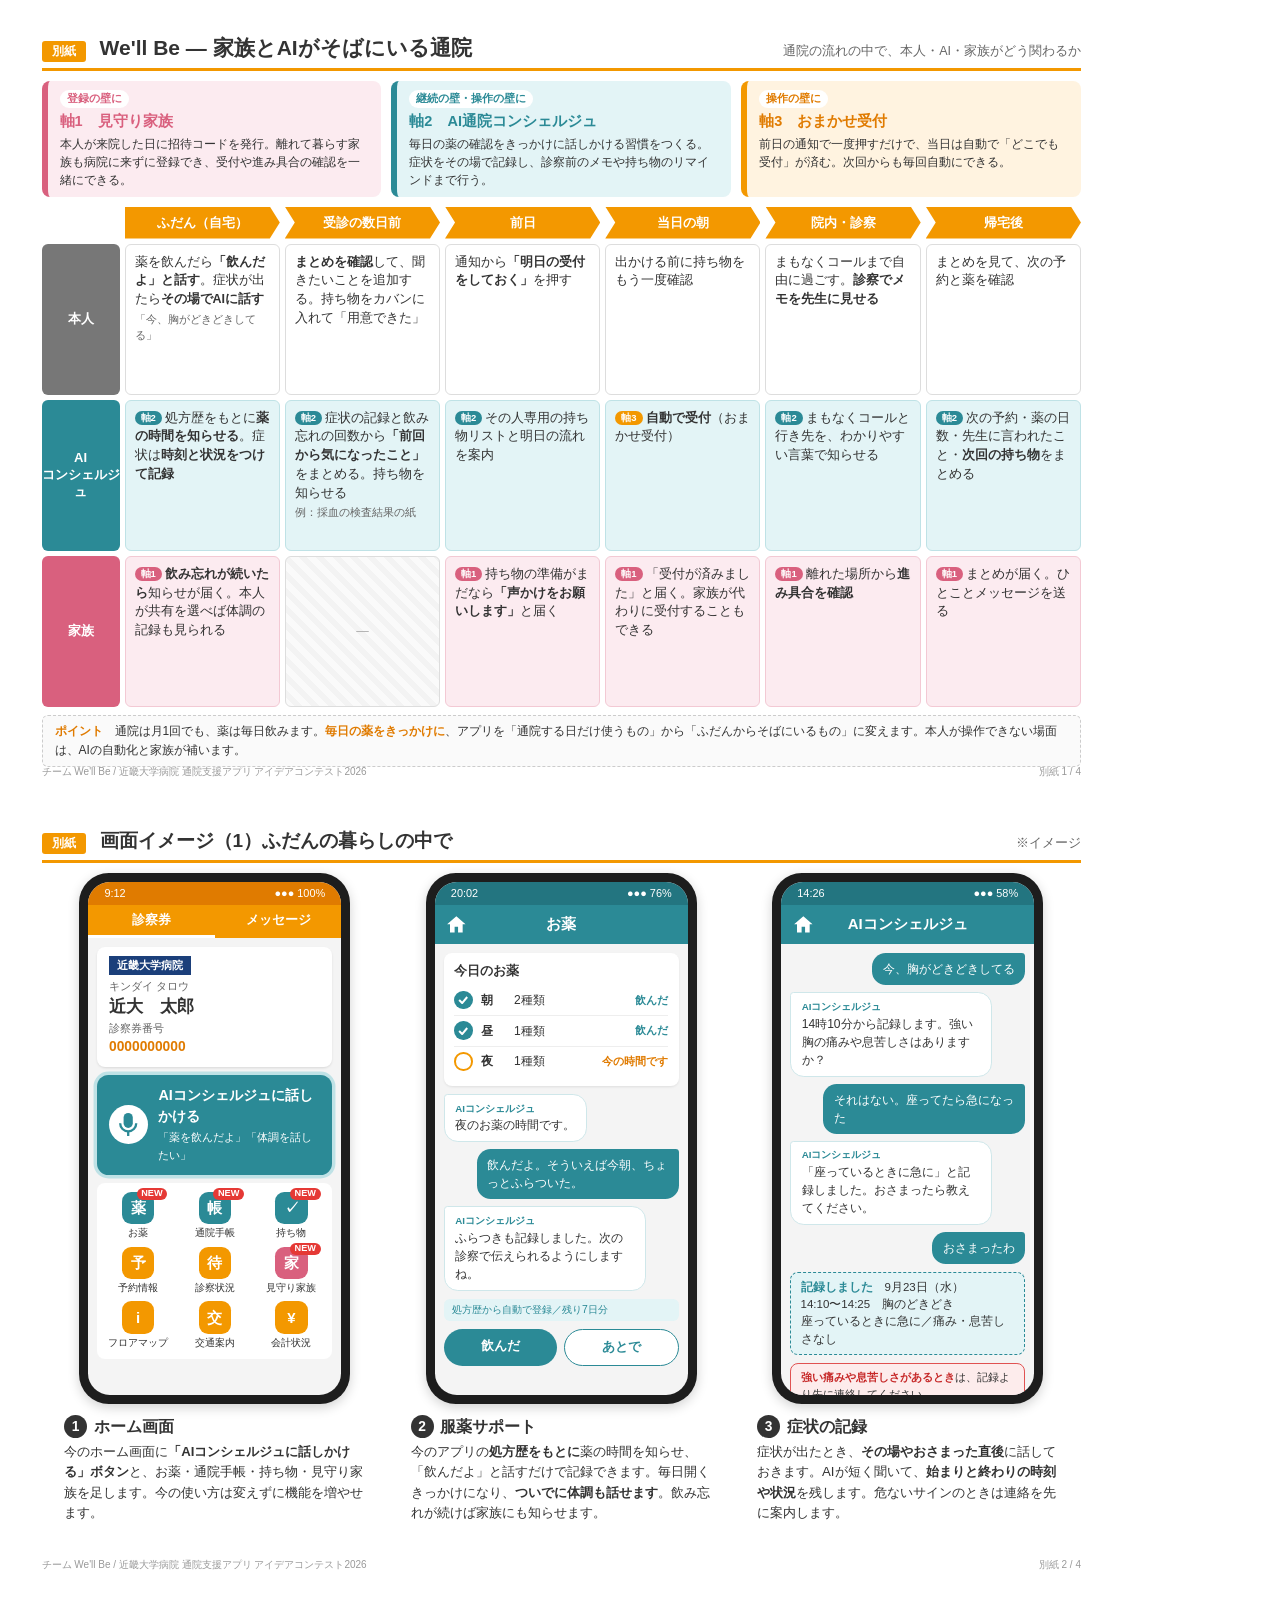
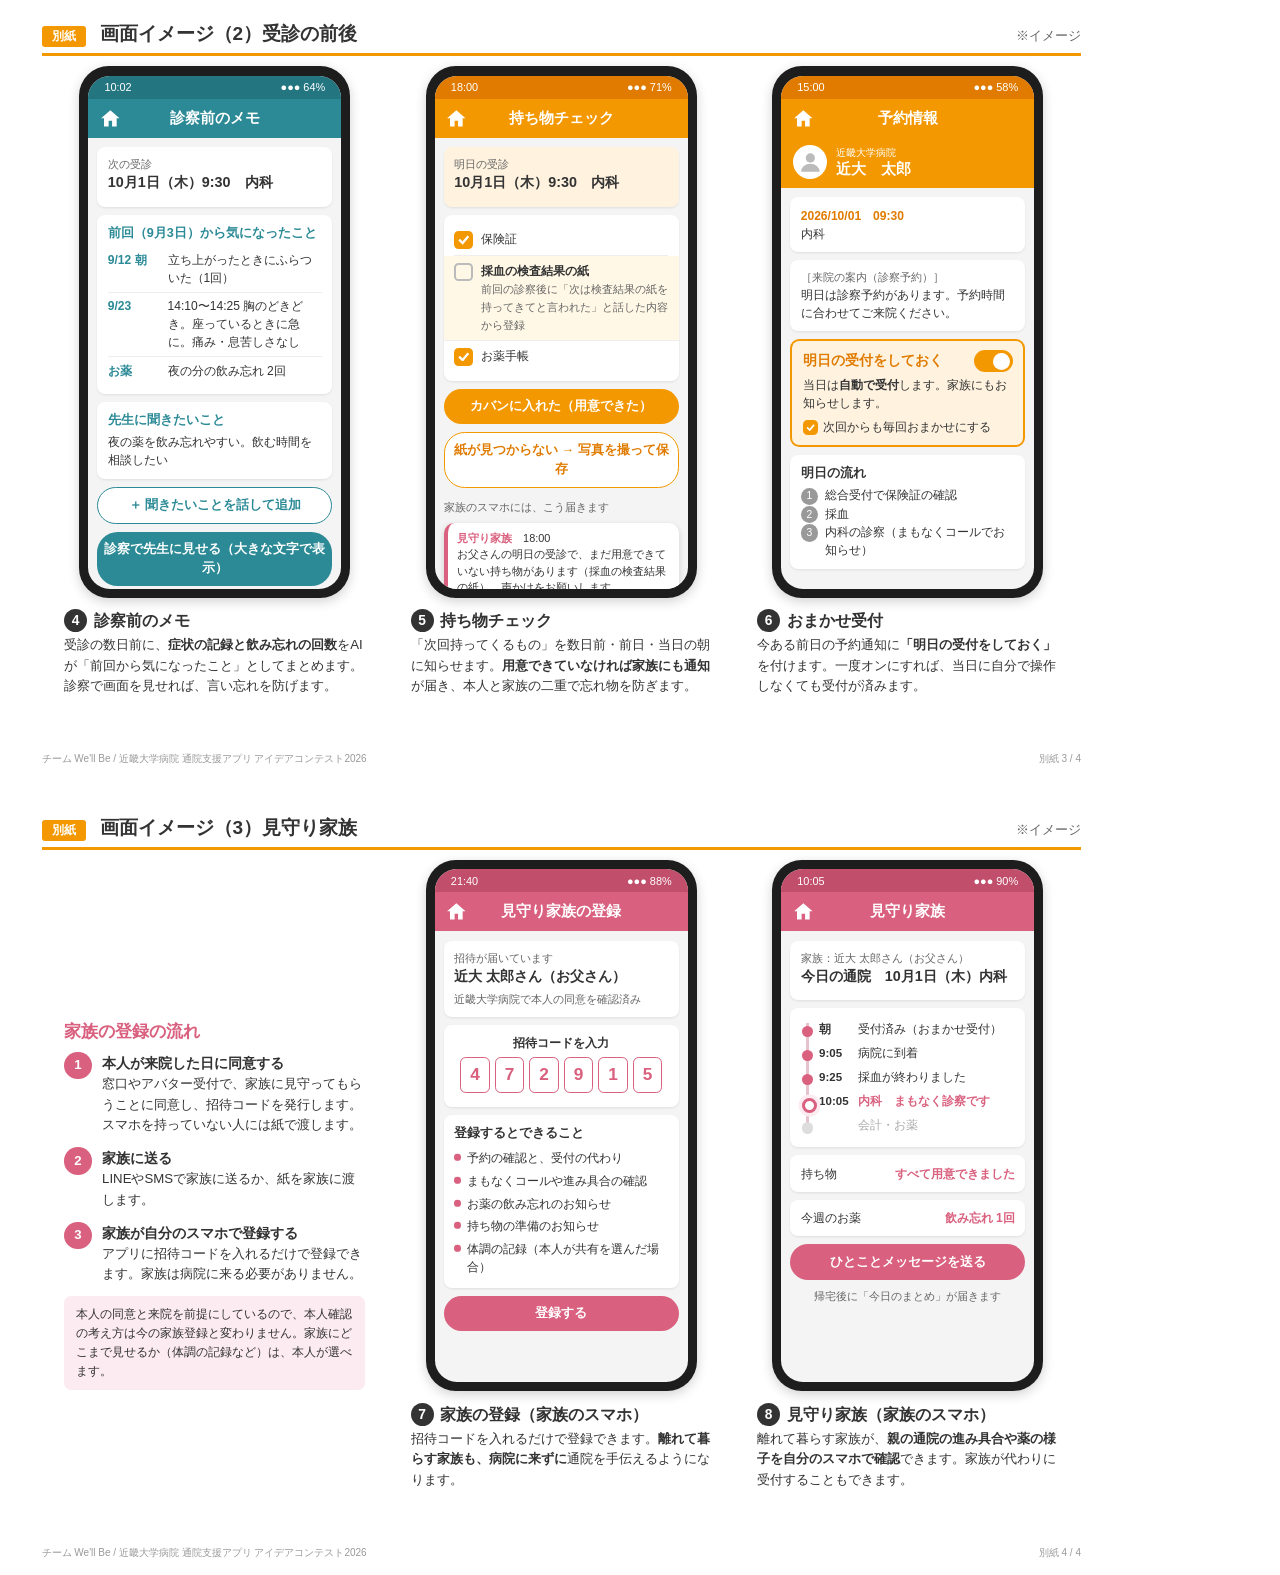
<file: 素材/実装用データセット/別紙_モックアップ.html>
<!DOCTYPE html>
<html lang="ja">
<head>
<meta charset="utf-8">
<title>We'll Be 別紙</title>
<style>
  @page { size: A4 landscape; margin: 0; }
  :root {
    --orange: #F39800;
    --orange-d: #E07B00;
    --orange-l: #FFF3E0;
    --ink: #333;
    --sub: #666;
    --line: #DDD;
    --bg: #F4F4F4;
    --family: #D9607E;
    --family-l: #FCEBF0;
    --ai: #2B8A96;
    --ai-l: #E3F4F6;
    --auto: #F39800;
  }
  * { box-sizing: border-box; margin: 0; padding: 0; }
  body { font-family: "Yu Gothic UI", "Yu Gothic", "Meiryo", sans-serif; color: var(--ink); background: #fff; }
  .page {
    width: 297mm; height: 210mm; padding: 9mm 11mm 7mm; position: relative;
    page-break-after: always; overflow: hidden; display: flex; flex-direction: column;
  }
  .page:last-child { page-break-after: auto; }
  .page-head { display: flex; align-items: baseline; gap: 14px; border-bottom: 3px solid var(--orange); padding-bottom: 6px; margin-bottom: 10px; }
  .page-head .tag { background: var(--orange); color: #fff; font-size: 12px; font-weight: 700; padding: 2px 10px; border-radius: 3px; }
  .page-head h1 { font-size: 21px; }
  .page-head h2 { font-size: 19px; }
  .page-head .lead { font-size: 12.5px; color: var(--sub); margin-left: auto; }
  .foot { position: absolute; left: 11mm; right: 11mm; bottom: 4mm; font-size: 10px; color: #999; display: flex; justify-content: space-between; }

  /* ---------- page 1: flow ---------- */
  .axes { display: flex; gap: 10px; margin-bottom: 10px; }
  .axis { flex: 1; border-radius: 8px; padding: 8px 12px; font-size: 12px; line-height: 1.5; }
  .axis b { display: block; font-size: 14.5px; margin-bottom: 2px; }
  .axis .wall { display: inline-block; font-size: 10.5px; font-weight: 700; padding: 1px 7px; border-radius: 10px; background: #fff; margin-bottom: 3px; }
  .ax1 { background: var(--family-l); border-left: 6px solid var(--family); }
  .ax1 b, .ax1 .wall { color: var(--family); }
  .ax2 { background: var(--ai-l); border-left: 6px solid var(--ai); }
  .ax2 b, .ax2 .wall { color: var(--ai); }
  .ax3 { background: var(--orange-l); border-left: 6px solid var(--auto); }
  .ax3 b, .ax3 .wall { color: var(--orange-d); }

  .flow { display: grid; grid-template-columns: 78px repeat(6, 1fr); grid-template-rows: auto 1fr 1fr 1fr; gap: 5px; flex: 1; }
  .flow .stage {
    background: var(--orange); color: #fff; font-weight: 700; font-size: 13px; text-align: center;
    padding: 7px 4px; position: relative; clip-path: polygon(0 0, calc(100% - 10px) 0, 100% 50%, calc(100% - 10px) 100%, 0 100%, 10px 50%);
  }
  .flow .stage:nth-child(2) { clip-path: polygon(0 0, calc(100% - 10px) 0, 100% 50%, calc(100% - 10px) 100%, 0 100%); }
  .flow .corner { }
  .flow .who { display: flex; align-items: center; justify-content: center; text-align: center; font-weight: 700; font-size: 13px; border-radius: 6px; color: #fff; line-height: 1.3; }
  .who.me { background: #777; }
  .who.ai { background: var(--ai); }
  .who.fam { background: var(--family); }
  .cell { border-radius: 6px; padding: 8px 9px; font-size: 12.5px; line-height: 1.5; border: 1px solid var(--line); background: #fff; }
  .cell.ai { background: var(--ai-l); border-color: #BFE2E6; }
  .cell.fam { background: var(--family-l); border-color: #F3C9D4; }
  .cell .hl { font-weight: 700; }
  .cell .ex { display: block; margin-top: 3px; color: var(--sub); font-size: 10.5px; }
  .cell.none { background: repeating-linear-gradient(45deg, #fafafa, #fafafa 6px, #f3f3f3 6px, #f3f3f3 12px); color: #aaa; text-align: center; display: flex; align-items: center; justify-content: center; }
  .pill { display: inline-block; font-size: 9.5px; font-weight: 700; color: #fff; border-radius: 8px; padding: 0 6px; margin-right: 3px; vertical-align: 1px; }
  .pill.p1 { background: var(--family); }
  .pill.p2 { background: var(--ai); }
  .pill.p3 { background: var(--auto); }
  .point { margin-top: 8px; font-size: 12px; background: #FAFAFA; border: 1px dashed #CCC; border-radius: 6px; padding: 6px 12px; line-height: 1.6; }
  .point b { color: var(--orange-d); }

  /* ---------- phones ---------- */
  .phones { display: flex; justify-content: space-around; align-items: flex-start; flex: 1; }
  .unit { width: 262px; display: flex; flex-direction: column; align-items: center; zoom: 1.15; }
  .cap { margin-top: 9px; width: 100%; font-size: 11.5px; line-height: 1.55; }
  .cap .t { font-size: 14px; font-weight: 700; margin-bottom: 2px; display: flex; align-items: center; gap: 6px; }
  .cap .num { display: inline-flex; width: 20px; height: 20px; border-radius: 50%; background: var(--ink); color: #fff; font-size: 12px; align-items: center; justify-content: center; }

  .phone { width: 236px; height: 462px; border-radius: 26px; background: #1d1d1d; padding: 8px; box-shadow: 0 3px 10px rgba(0,0,0,.18); }
  .screen { width: 100%; height: 100%; border-radius: 19px; overflow: hidden; background: var(--bg); display: flex; flex-direction: column; position: relative; }
  .status { height: 20px; background: var(--orange-d); color: #fff; font-size: 9.5px; display: flex; justify-content: space-between; align-items: center; padding: 0 14px; flex-shrink: 0; }
  .appbar { height: 34px; background: var(--orange); color: #fff; display: flex; align-items: center; justify-content: center; position: relative; font-size: 13px; font-weight: 700; flex-shrink: 0; }
  .appbar svg { position: absolute; left: 10px; top: 8px; }
  .appbar.ai { background: var(--ai); }
  .appbar.fam { background: var(--family); }
  .status.ai { background: #237580; }
  .status.fam { background: #C14E6B; }
  .body { flex: 1; overflow: hidden; padding: 8px; display: flex; flex-direction: column; gap: 7px; font-size: 10.5px; line-height: 1.5; }
  .card { background: #fff; border-radius: 7px; padding: 8px 9px; box-shadow: 0 1px 2px rgba(0,0,0,.08); }
  .card h4 { font-size: 11px; margin-bottom: 3px; }
  .muted { color: var(--sub); font-size: 9.5px; }
  .btn { border-radius: 18px; text-align: center; font-weight: 700; padding: 7px 4px; font-size: 11px; }
  .btn.pri { background: var(--orange); color: #fff; }
  .btn.ai { background: var(--ai); color: #fff; }
  .btn.fam { background: var(--family); color: #fff; }
  .btn.out { border: 1.5px solid var(--orange); color: var(--orange-d); background: #fff; }
  .btn.out.ai { border-color: var(--ai); color: var(--ai); background: #fff; }
  .newbadge { display: inline-block; background: #E53935; color: #fff; font-size: 8px; font-weight: 700; border-radius: 6px; padding: 0 4px; margin-left: 3px; vertical-align: 1px; }

  /* home */
  .tabs { display: flex; background: var(--orange); color: #fff; font-size: 11px; font-weight: 700; flex-shrink: 0; }
  .tabs div { flex: 1; text-align: center; padding: 6px 0 5px; }
  .tabs .on { border-bottom: 3px solid #fff; }
  .idcard { background: #fff; border-radius: 7px; padding: 8px 10px; box-shadow: 0 1px 2px rgba(0,0,0,.1); }
  .idcard .hosp { display: inline-block; background: #1B3F7A; color: #fff; font-size: 9.5px; font-weight: 700; padding: 1px 7px; margin-bottom: 3px; }
  .idcard .name { font-size: 15px; font-weight: 700; }
  .idcard .no { color: var(--orange-d); font-weight: 700; font-size: 12px; }
  .aibtn { background: var(--ai); color: #fff; border-radius: 10px; padding: 9px 10px; display: flex; align-items: center; gap: 9px; box-shadow: 0 0 0 3px #BFE2E6; }
  .aibtn .mic { width: 34px; height: 34px; border-radius: 50%; background: #fff; display: flex; align-items: center; justify-content: center; flex-shrink: 0; }
  .aibtn b { font-size: 12.5px; display: block; }
  .grid { display: grid; grid-template-columns: repeat(3, 1fr); gap: 6px 4px; background: #fff; border-radius: 7px; padding: 8px 4px; }
  .gi { text-align: center; font-size: 9px; line-height: 1.3; position: relative; }
  .gi .ic { width: 28px; height: 28px; margin: 0 auto 2px; border-radius: 8px; background: var(--orange); color: #fff; font-size: 13px; font-weight: 700; display: flex; align-items: center; justify-content: center; }
  .gi.new .ic { background: var(--ai); }
  .gi.new.fam .ic { background: var(--family); }
  .gi.new .newbadge { position: absolute; top: -3px; right: 6px; }

  /* chat */
  .chat { display: flex; flex-direction: column; gap: 6px; }
  .msg { max-width: 86%; padding: 6px 9px; border-radius: 12px; font-size: 10.5px; line-height: 1.5; }
  .msg.ai { background: #fff; border: 1px solid #CFE7EA; border-top-left-radius: 3px; align-self: flex-start; }
  .msg.me { background: var(--ai); color: #fff; border-top-right-radius: 3px; align-self: flex-end; }
  .msg .who { font-size: 8.5px; font-weight: 700; color: var(--ai); display: block; }
  .rec { background: var(--ai-l); border: 1px dashed var(--ai); border-radius: 7px; padding: 5px 8px; font-size: 10px; }
  .rec b { color: var(--ai); }
  .talkbar { margin-top: auto; display: flex; flex-direction: column; align-items: center; gap: 3px; padding-top: 4px; }
  .bigmic { width: 50px; height: 50px; border-radius: 50%; background: var(--ai); display: flex; align-items: center; justify-content: center; box-shadow: 0 0 0 6px var(--ai-l); }

  /* memo */
  .memo-li { display: flex; gap: 6px; padding: 4px 0; border-bottom: 1px solid #EEE; }
  .memo-li:last-child { border-bottom: none; }
  .memo-li .d { color: var(--ai); font-weight: 700; flex-shrink: 0; width: 46px; }

  /* checklist */
  .chk { display: flex; align-items: flex-start; gap: 7px; padding: 5px 0; border-bottom: 1px solid #EEE; }
  .chk:last-child { border-bottom: none; }
  .box { width: 16px; height: 16px; border-radius: 4px; border: 2px solid #BBB; flex-shrink: 0; margin-top: 1px; display: flex; align-items: center; justify-content: center; }
  .box.on { background: var(--orange); border-color: var(--orange); }
  .chk.warn { background: #FFF8E6; margin: 0 -9px; padding: 5px 9px; }
  .notify { background: #fff; border-radius: 9px; padding: 6px 8px; font-size: 9.5px; box-shadow: 0 2px 6px rgba(0,0,0,.15); border-left: 4px solid var(--family); }
  .notify b { color: var(--family); }

  /* reservation */
  .who-card { background: var(--orange); color: #fff; padding: 6px 10px 8px; display: flex; gap: 8px; align-items: center; flex-shrink: 0; }
  .avatar { width: 30px; height: 30px; border-radius: 50%; background: #fff; display: flex; align-items: center; justify-content: center; flex-shrink: 0; }
  .who-card .n { font-size: 13px; font-weight: 700; line-height: 1.2; }
  .who-card .h { font-size: 9px; }
  .toggle { width: 34px; height: 19px; border-radius: 10px; background: var(--orange); position: relative; flex-shrink: 0; }
  .toggle::after { content: ""; position: absolute; right: 2px; top: 2px; width: 15px; height: 15px; border-radius: 50%; background: #fff; }
  .omakase { border: 2px solid var(--orange); background: var(--orange-l); border-radius: 8px; padding: 8px 9px; }
  .omakase .row { display: flex; align-items: center; justify-content: space-between; gap: 6px; }
  .omakase .row b { font-size: 12px; color: var(--orange-d); }
  .step { display: flex; gap: 6px; align-items: baseline; }
  .step .s { width: 15px; height: 15px; border-radius: 50%; background: #999; color: #fff; font-size: 9px; display: inline-flex; align-items: center; justify-content: center; flex-shrink: 0; }

  /* family timeline */
  .tl { position: relative; padding-left: 16px; }
  .tl::before { content: ""; position: absolute; left: 5px; top: 5px; bottom: 5px; width: 2px; background: #E5C2CC; }
  .tli { position: relative; padding: 3px 0; font-size: 10px; }
  .tli::before { content: ""; position: absolute; left: -15px; top: 7px; width: 10px; height: 10px; border-radius: 50%; background: var(--family); }
  .tli.now::before { background: #fff; border: 3px solid var(--family); width: 8px; height: 8px; box-shadow: 0 0 0 3px var(--family-l); }
  .tli.todo { color: #aaa; }
  .tli.todo::before { background: #ddd; }
  .tli .tm { font-weight: 700; display: inline-block; width: 34px; }
  .tli.now .st { color: var(--family); font-weight: 700; }
  /* med */
  .medrow { display: flex; align-items: center; gap: 7px; padding: 5px 0; border-bottom: 1px solid #EEE; }
  .medrow:last-child { border-bottom: none; }
  .medrow .tt { width: 22px; font-weight: 700; }
  .medrow .st { margin-left: auto; font-size: 9.5px; font-weight: 700; }
  .done { color: var(--ai); }
  .wait { color: var(--orange-d); }
  .dot { width: 16px; height: 16px; border-radius: 50%; flex-shrink: 0; display: flex; align-items: center; justify-content: center; }
  .dot.on { background: var(--ai); }
  .dot.off { border: 2px solid var(--orange); }
  .linknote { font-size: 9px; color: var(--ai); background: var(--ai-l); border-radius: 5px; padding: 3px 7px; }
  .medbtn { display: flex; gap: 6px; }
  .medbtn .btn { flex: 1; }

  /* alert */
  .alert { background: #FDECEC; border: 1.5px solid #E05252; border-radius: 7px; padding: 5px 8px; font-size: 9.5px; }
  .alert b { color: #C62828; }
  .alert .r { display: flex; gap: 5px; margin-top: 4px; }
  .alert .r div { flex: 1; text-align: center; border-radius: 12px; padding: 3px 0; font-weight: 700; font-size: 9.5px; }
  .alert .call1 { background: #fff; color: #C62828; border: 1px solid #E05252; }
  .alert .call2 { background: #E05252; color: #fff; }

  /* invite */
  .code { display: flex; gap: 4px; justify-content: center; margin: 4px 0; }
  .code span { width: 26px; height: 32px; border: 1.5px solid var(--family); border-radius: 5px; display: flex; align-items: center; justify-content: center; font-size: 15px; font-weight: 700; color: var(--family); background: #fff; }
  .can { display: flex; gap: 5px; align-items: baseline; padding: 2px 0; }
  .can::before { content: ""; width: 6px; height: 6px; border-radius: 50%; background: var(--family); flex-shrink: 0; transform: translateY(-1px); }

  /* flow box on page 4 */
  .howto { width: 262px; zoom: 1.15; align-self: center; }
  .howto h3 { font-size: 15px; color: var(--family); margin-bottom: 8px; }
  .hstep { display: flex; gap: 9px; margin-bottom: 10px; font-size: 11.5px; line-height: 1.55; }
  .hstep .n { width: 24px; height: 24px; border-radius: 50%; background: var(--family); color: #fff; font-weight: 700; display: flex; align-items: center; justify-content: center; flex-shrink: 0; }
  .hstep b { display: block; font-size: 12.5px; }
  .hnote { font-size: 10.5px; line-height: 1.6; background: var(--family-l); border-radius: 6px; padding: 7px 10px; margin-top: 4px; }
</style>
</head>
<body>

<!-- ================= PAGE 1 ================= -->
<section class="page">
  <div class="page-head">
    <span class="tag">別紙</span>
    <h1>We'll Be ― 家族とAIがそばにいる通院</h1>
    <span class="lead">通院の流れの中で、本人・AI・家族がどう関わるか</span>
  </div>

  <div class="axes">
    <div class="axis ax1"><span class="wall">登録の壁に</span><b>軸1　見守り家族</b>本人が来院した日に招待コードを発行。離れて暮らす家族も病院に来ずに登録でき、受付や進み具合の確認を一緒にできる。</div>
    <div class="axis ax2"><span class="wall">継続の壁・操作の壁に</span><b>軸2　AI通院コンシェルジュ</b>毎日の薬の確認をきっかけに話しかける習慣をつくる。症状をその場で記録し、診察前のメモや持ち物のリマインドまで行う。</div>
    <div class="axis ax3"><span class="wall">操作の壁に</span><b>軸3　おまかせ受付</b>前日の通知で一度押すだけで、当日は自動で「どこでも受付」が済む。次回からも毎回自動にできる。</div>
  </div>

  <div class="flow">
    <div class="corner"></div>
    <div class="stage">ふだん（自宅）</div>
    <div class="stage">受診の数日前</div>
    <div class="stage">前日</div>
    <div class="stage">当日の朝</div>
    <div class="stage">院内・診察</div>
    <div class="stage">帰宅後</div>

    <div class="who me">本人</div>
    <div class="cell">薬を飲んだら<span class="hl">「飲んだよ」と話す</span>。症状が出たら<span class="hl">その場でAIに話す</span><span class="ex">「今、胸がどきどきしてる」</span></div>
    <div class="cell"><span class="hl">まとめを確認</span>して、聞きたいことを追加する。持ち物をカバンに入れて「用意できた」</div>
    <div class="cell">通知から<span class="hl">「明日の受付をしておく」</span>を押す</div>
    <div class="cell">出かける前に持ち物をもう一度確認</div>
    <div class="cell">まもなくコールまで自由に過ごす。<span class="hl">診察でメモを先生に見せる</span></div>
    <div class="cell">まとめを見て、次の予約と薬を確認</div>

    <div class="who ai">AI<br>コンシェルジュ</div>
    <div class="cell ai"><span class="pill p2">軸2</span>処方歴をもとに<span class="hl">薬の時間を知らせる</span>。症状は<span class="hl">時刻と状況をつけて記録</span></div>
    <div class="cell ai"><span class="pill p2">軸2</span>症状の記録と飲み忘れの回数から<span class="hl">「前回から気になったこと」</span>をまとめる。持ち物を知らせる<span class="ex">例：採血の検査結果の紙</span></div>
    <div class="cell ai"><span class="pill p2">軸2</span>その人専用の持ち物リストと明日の流れを案内</div>
    <div class="cell ai"><span class="pill p3">軸3</span><span class="hl">自動で受付</span>（おまかせ受付）</div>
    <div class="cell ai"><span class="pill p2">軸2</span>まもなくコールと行き先を、わかりやすい言葉で知らせる</div>
    <div class="cell ai"><span class="pill p2">軸2</span>次の予約・薬の日数・先生に言われたこと・<span class="hl">次回の持ち物</span>をまとめる</div>

    <div class="who fam">家族</div>
    <div class="cell fam"><span class="pill p1">軸1</span><span class="hl">飲み忘れが続いたら</span>知らせが届く。本人が共有を選べば体調の記録も見られる</div>
    <div class="cell none">―</div>
    <div class="cell fam"><span class="pill p1">軸1</span>持ち物の準備がまだなら<span class="hl">「声かけをお願いします」</span>と届く</div>
    <div class="cell fam"><span class="pill p1">軸1</span>「受付が済みました」と届く。家族が代わりに受付することもできる</div>
    <div class="cell fam"><span class="pill p1">軸1</span>離れた場所から<span class="hl">進み具合を確認</span></div>
    <div class="cell fam"><span class="pill p1">軸1</span>まとめが届く。ひとことメッセージを送る</div>
  </div>

  <div class="point">
    <b>ポイント</b>　通院は月1回でも、薬は毎日飲みます。<b>毎日の薬をきっかけに</b>、アプリを「通院する日だけ使うもの」から「ふだんからそばにいるもの」に変えます。本人が操作できない場面は、AIの自動化と家族が補います。
  </div>

  <div class="foot"><span>チーム We'll Be / 近畿大学病院 通院支援アプリ アイデアコンテスト2026</span><span>別紙 1 / 4</span></div>
</section>

<!-- ================= PAGE 2 ================= -->
<section class="page">
  <div class="page-head">
    <span class="tag">別紙</span>
    <h2>画面イメージ（1）ふだんの暮らしの中で</h2>
    <span class="lead">※イメージ</span>
  </div>

  <div class="phones">
    <!-- home -->
    <div class="unit">
      <div class="phone"><div class="screen">
        <div class="status"><span>9:12</span><span>●●● 100%</span></div>
        <div class="tabs"><div class="on">診察券</div><div>メッセージ</div></div>
        <div class="body">
          <div class="idcard">
            <span class="hosp">近畿大学病院</span>
            <div class="muted">キンダイ タロウ</div>
            <div class="name">近大　太郎</div>
            <div class="muted">診察券番号</div>
            <div class="no">0000000000</div>
          </div>
          <div class="aibtn">
            <div class="mic"><svg width="16" height="20" viewBox="0 0 16 20"><rect x="4" y="0" width="8" height="13" rx="4" fill="#2B8A96"/><path d="M1 9a7 7 0 0 0 14 0" stroke="#2B8A96" stroke-width="2" fill="none"/><rect x="7" y="16" width="2" height="4" fill="#2B8A96"/></svg></div>
            <div><b>AIコンシェルジュに話しかける</b><span style="font-size:9.5px">「薬を飲んだよ」「体調を話したい」</span></div>
          </div>
          <div class="grid">
            <div class="gi new"><div class="ic">薬</div>お薬<span class="newbadge">NEW</span></div>
            <div class="gi new"><div class="ic">帳</div>通院手帳<span class="newbadge">NEW</span></div>
            <div class="gi new"><div class="ic">✓</div>持ち物<span class="newbadge">NEW</span></div>
            <div class="gi"><div class="ic">予</div>予約情報</div>
            <div class="gi"><div class="ic">待</div>診察状況</div>
            <div class="gi new fam"><div class="ic">家</div>見守り家族<span class="newbadge">NEW</span></div>
            <div class="gi"><div class="ic">i</div>フロアマップ</div>
            <div class="gi"><div class="ic">交</div>交通案内</div>
            <div class="gi"><div class="ic">¥</div>会計状況</div>
          </div>
        </div>
      </div></div>
      <div class="cap">
        <div class="t"><span class="num">1</span>ホーム画面</div>
        今のホーム画面に<b>「AIコンシェルジュに話しかける」ボタン</b>と、お薬・通院手帳・持ち物・見守り家族を足します。今の使い方は変えずに機能を増やせます。
      </div>
    </div>

    <!-- med -->
    <div class="unit">
      <div class="phone"><div class="screen">
        <div class="status ai"><span>20:02</span><span>●●● 76%</span></div>
        <div class="appbar ai"><svg width="18" height="18" viewBox="0 0 18 18"><path d="M9 2L1 9h2.5v7h4v-5h3v5h4V9H17z" fill="#fff"/></svg>お薬</div>
        <div class="body">
          <div class="card">
            <h4>今日のお薬</h4>
            <div class="medrow"><div class="dot on"><svg width="9" height="7" viewBox="0 0 10 8"><path d="M1 4l3 3 5-6" stroke="#fff" stroke-width="2" fill="none"/></svg></div><span class="tt">朝</span>2種類<span class="st done">飲んだ</span></div>
            <div class="medrow"><div class="dot on"><svg width="9" height="7" viewBox="0 0 10 8"><path d="M1 4l3 3 5-6" stroke="#fff" stroke-width="2" fill="none"/></svg></div><span class="tt">昼</span>1種類<span class="st done">飲んだ</span></div>
            <div class="medrow"><div class="dot off"></div><span class="tt">夜</span>1種類<span class="st wait">今の時間です</span></div>
          </div>
          <div class="chat">
            <div class="msg ai"><span class="who">AIコンシェルジュ</span>夜のお薬の時間です。</div>
            <div class="msg me">飲んだよ。そういえば今朝、ちょっとふらついた。</div>
            <div class="msg ai"><span class="who">AIコンシェルジュ</span>ふらつきも記録しました。次の診察で伝えられるようにしますね。</div>
          </div>
          <div class="linknote">処方歴から自動で登録／残り7日分</div>
          <div class="medbtn"><div class="btn ai">飲んだ</div><div class="btn out ai">あとで</div></div>
        </div>
      </div></div>
      <div class="cap">
        <div class="t"><span class="num">2</span>服薬サポート</div>
        今のアプリの<b>処方歴をもとに</b>薬の時間を知らせ、「飲んだよ」と話すだけで記録できます。毎日開くきっかけになり、<b>ついでに体調も話せます</b>。飲み忘れが続けば家族にも知らせます。
      </div>
    </div>

    <!-- symptom -->
    <div class="unit">
      <div class="phone"><div class="screen">
        <div class="status ai"><span>14:26</span><span>●●● 58%</span></div>
        <div class="appbar ai"><svg width="18" height="18" viewBox="0 0 18 18"><path d="M9 2L1 9h2.5v7h4v-5h3v5h4V9H17z" fill="#fff"/></svg>AIコンシェルジュ</div>
        <div class="body">
          <div class="chat">
            <div class="msg me">今、胸がどきどきしてる</div>
            <div class="msg ai"><span class="who">AIコンシェルジュ</span>14時10分から記録します。強い胸の痛みや息苦しさはありますか？</div>
            <div class="msg me">それはない。座ってたら急になった</div>
            <div class="msg ai"><span class="who">AIコンシェルジュ</span>「座っているときに急に」と記録しました。おさまったら教えてください。</div>
            <div class="msg me">おさまったわ</div>
          </div>
          <div class="rec"><b>記録しました</b>　9月23日（水）<br>14:10〜14:25　胸のどきどき<br>座っているときに急に／痛み・息苦しさなし</div>
          <div class="alert"><b>強い痛みや息苦しさがあるとき</b>は、記録より先に連絡してください
            <div class="r"><div class="call1">病院に電話</div><div class="call2">119番</div></div>
          </div>
        </div>
      </div></div>
      <div class="cap">
        <div class="t"><span class="num">3</span>症状の記録</div>
        症状が出たとき、<b>その場やおさまった直後</b>に話しておきます。AIが短く聞いて、<b>始まりと終わりの時刻や状況</b>を残します。危ないサインのときは連絡を先に案内します。
      </div>
    </div>
  </div>

  <div class="foot"><span>チーム We'll Be / 近畿大学病院 通院支援アプリ アイデアコンテスト2026</span><span>別紙 2 / 4</span></div>
</section>

<!-- ================= PAGE 3 ================= -->
<section class="page">
  <div class="page-head">
    <span class="tag">別紙</span>
    <h2>画面イメージ（2）受診の前後</h2>
    <span class="lead">※イメージ</span>
  </div>

  <div class="phones">
    <!-- memo -->
    <div class="unit">
      <div class="phone"><div class="screen">
        <div class="status ai"><span>10:02</span><span>●●● 64%</span></div>
        <div class="appbar ai"><svg width="18" height="18" viewBox="0 0 18 18"><path d="M9 2L1 9h2.5v7h4v-5h3v5h4V9H17z" fill="#fff"/></svg>診察前のメモ</div>
        <div class="body">
          <div class="card">
            <div class="muted">次の受診</div>
            <h4 style="font-size:12.5px">10月1日（木）9:30　内科</h4>
          </div>
          <div class="card">
            <h4 style="color:var(--ai)">前回（9月3日）から気になったこと</h4>
            <div class="memo-li"><span class="d">9/12 朝</span><span>立ち上がったときにふらついた（1回）</span></div>
            <div class="memo-li"><span class="d">9/23</span><span>14:10〜14:25 胸のどきどき。座っているときに急に。痛み・息苦しさなし</span></div>
            <div class="memo-li"><span class="d">お薬</span><span>夜の分の飲み忘れ 2回</span></div>
          </div>
          <div class="card">
            <h4 style="color:var(--ai)">先生に聞きたいこと</h4>
            <div>夜の薬を飲み忘れやすい。飲む時間を相談したい</div>
          </div>
          <div class="btn out ai">＋ 聞きたいことを話して追加</div>
          <div class="btn ai">診察で先生に見せる（大きな文字で表示）</div>
          <div class="muted" style="text-align:center">AIが記録からまとめました。内容は直せます。</div>
        </div>
      </div></div>
      <div class="cap">
        <div class="t"><span class="num">4</span>診察前のメモ</div>
        受診の数日前に、<b>症状の記録と飲み忘れの回数</b>をAIが「前回から気になったこと」としてまとめます。診察で画面を見せれば、言い忘れを防げます。
      </div>
    </div>

    <!-- checklist -->
    <div class="unit">
      <div class="phone"><div class="screen">
        <div class="status"><span>18:00</span><span>●●● 71%</span></div>
        <div class="appbar"><svg width="18" height="18" viewBox="0 0 18 18"><path d="M9 2L1 9h2.5v7h4v-5h3v5h4V9H17z" fill="#fff"/></svg>持ち物チェック</div>
        <div class="body">
          <div class="card" style="background:var(--orange-l)">
            <div class="muted">明日の受診</div>
            <h4 style="font-size:12.5px">10月1日（木）9:30　内科</h4>
          </div>
          <div class="card">
            <div class="chk"><div class="box on"><svg width="10" height="8" viewBox="0 0 10 8"><path d="M1 4l3 3 5-6" stroke="#fff" stroke-width="2" fill="none"/></svg></div><div>保険証</div></div>
            <div class="chk warn"><div class="box"></div><div><b>採血の検査結果の紙</b><br><span class="muted">前回の診察後に「次は検査結果の紙を持ってきてと言われた」と話した内容から登録</span></div></div>
            <div class="chk"><div class="box on"><svg width="10" height="8" viewBox="0 0 10 8"><path d="M1 4l3 3 5-6" stroke="#fff" stroke-width="2" fill="none"/></svg></div><div>お薬手帳</div></div>
          </div>
          <div class="btn pri">カバンに入れた（用意できた）</div>
          <div class="btn out">紙が見つからない → 写真を撮って保存</div>
          <div class="muted" style="margin-top:2px">家族のスマホには、こう届きます</div>
          <div class="notify"><b>見守り家族</b>　18:00<br>お父さんの明日の受診で、まだ用意できていない持ち物があります（採血の検査結果の紙）。声かけをお願いします。</div>
        </div>
      </div></div>
      <div class="cap">
        <div class="t"><span class="num">5</span>持ち物チェック</div>
        「次回持ってくるもの」を数日前・前日・当日の朝に知らせます。<b>用意できていなければ家族にも通知</b>が届き、本人と家族の二重で忘れ物を防ぎます。
      </div>
    </div>

    <!-- omakase -->
    <div class="unit">
      <div class="phone"><div class="screen">
        <div class="status"><span>15:00</span><span>●●● 58%</span></div>
        <div class="appbar"><svg width="18" height="18" viewBox="0 0 18 18"><path d="M9 2L1 9h2.5v7h4v-5h3v5h4V9H17z" fill="#fff"/></svg>予約情報</div>
        <div class="who-card">
          <div class="avatar"><svg width="18" height="18" viewBox="0 0 18 18"><circle cx="9" cy="6" r="4" fill="#bbb"/><path d="M1 18a8 7 0 0 1 16 0z" fill="#bbb"/></svg></div>
          <div><div class="h">近畿大学病院</div><div class="n">近大　太郎</div></div>
        </div>
        <div class="body">
          <div class="card">
            <div style="color:var(--orange-d);font-weight:700">2026/10/01　09:30</div>
            <div>内科</div>
          </div>
          <div class="card">
            <div class="muted">［来院の案内（診察予約）］</div>
            明日は診察予約があります。予約時間に合わせてご来院ください。
          </div>
          <div class="omakase">
            <div class="row"><b>明日の受付をしておく</b><div class="toggle"></div></div>
            <div style="margin-top:3px">当日は<b>自動で受付</b>します。家族にもお知らせします。</div>
            <div style="margin-top:5px;display:flex;gap:5px;align-items:center"><div class="box on" style="width:13px;height:13px"><svg width="8" height="6" viewBox="0 0 10 8"><path d="M1 4l3 3 5-6" stroke="#fff" stroke-width="2" fill="none"/></svg></div><span>次回からも毎回おまかせにする</span></div>
          </div>
          <div class="card">
            <h4>明日の流れ</h4>
            <div class="step"><span class="s">1</span>総合受付で保険証の確認</div>
            <div class="step"><span class="s">2</span>採血</div>
            <div class="step"><span class="s">3</span>内科の診察（まもなくコールでお知らせ）</div>
          </div>
        </div>
      </div></div>
      <div class="cap">
        <div class="t"><span class="num">6</span>おまかせ受付</div>
        今ある前日の予約通知に<b>「明日の受付をしておく」</b>を付けます。一度オンにすれば、当日に自分で操作しなくても受付が済みます。
      </div>
    </div>
  </div>

  <div class="foot"><span>チーム We'll Be / 近畿大学病院 通院支援アプリ アイデアコンテスト2026</span><span>別紙 3 / 4</span></div>
</section>

<!-- ================= PAGE 4 ================= -->
<section class="page">
  <div class="page-head">
    <span class="tag">別紙</span>
    <h2>画面イメージ（3）見守り家族</h2>
    <span class="lead">※イメージ</span>
  </div>

  <div class="phones">
    <!-- how to -->
    <div class="howto">
      <h3>家族の登録の流れ</h3>
      <div class="hstep"><span class="n">1</span><div><b>本人が来院した日に同意する</b>窓口やアバター受付で、家族に見守ってもらうことに同意し、招待コードを発行します。スマホを持っていない人には紙で渡します。</div></div>
      <div class="hstep"><span class="n">2</span><div><b>家族に送る</b>LINEやSMSで家族に送るか、紙を家族に渡します。</div></div>
      <div class="hstep"><span class="n">3</span><div><b>家族が自分のスマホで登録する</b>アプリに招待コードを入れるだけで登録できます。家族は病院に来る必要がありません。</div></div>
      <div class="hnote">本人の同意と来院を前提にしているので、本人確認の考え方は今の家族登録と変わりません。家族にどこまで見せるか（体調の記録など）は、本人が選べます。</div>
    </div>

    <!-- invite -->
    <div class="unit">
      <div class="phone"><div class="screen">
        <div class="status fam"><span>21:40</span><span>●●● 88%</span></div>
        <div class="appbar fam"><svg width="18" height="18" viewBox="0 0 18 18"><path d="M9 2L1 9h2.5v7h4v-5h3v5h4V9H17z" fill="#fff"/></svg>見守り家族の登録</div>
        <div class="body">
          <div class="card">
            <div class="muted">招待が届いています</div>
            <h4 style="font-size:12.5px">近大 太郎さん（お父さん）</h4>
            <div class="muted">近畿大学病院で本人の同意を確認済み</div>
          </div>
          <div class="card" style="text-align:center">
            <div style="font-weight:700">招待コードを入力</div>
            <div class="code"><span>4</span><span>7</span><span>2</span><span>9</span><span>1</span><span>5</span></div>
          </div>
          <div class="card">
            <h4>登録するとできること</h4>
            <div class="can">予約の確認と、受付の代わり</div>
            <div class="can">まもなくコールや進み具合の確認</div>
            <div class="can">お薬の飲み忘れのお知らせ</div>
            <div class="can">持ち物の準備のお知らせ</div>
            <div class="can">体調の記録（本人が共有を選んだ場合）</div>
          </div>
          <div class="btn fam">登録する</div>
        </div>
      </div></div>
      <div class="cap">
        <div class="t"><span class="num">7</span>家族の登録（家族のスマホ）</div>
        招待コードを入れるだけで登録できます。<b>離れて暮らす家族も、病院に来ずに</b>通院を手伝えるようになります。
      </div>
    </div>

    <!-- family -->
    <div class="unit">
      <div class="phone"><div class="screen">
        <div class="status fam"><span>10:05</span><span>●●● 90%</span></div>
        <div class="appbar fam"><svg width="18" height="18" viewBox="0 0 18 18"><path d="M9 2L1 9h2.5v7h4v-5h3v5h4V9H17z" fill="#fff"/></svg>見守り家族</div>
        <div class="body">
          <div class="card">
            <div class="muted">家族：近大 太郎さん（お父さん）</div>
            <h4 style="font-size:12.5px">今日の通院　10月1日（木）内科</h4>
          </div>
          <div class="card">
            <div class="tl">
              <div class="tli"><span class="tm">朝</span>受付済み（おまかせ受付）</div>
              <div class="tli"><span class="tm">9:05</span>病院に到着</div>
              <div class="tli"><span class="tm">9:25</span>採血が終わりました</div>
              <div class="tli now"><span class="tm">10:05</span><span class="st">内科　まもなく診察です</span></div>
              <div class="tli todo"><span class="tm"></span>会計・お薬</div>
            </div>
          </div>
          <div class="card" style="display:flex;justify-content:space-between;align-items:center">
            <span>持ち物</span><span style="color:var(--family);font-weight:700">すべて用意できました</span>
          </div>
          <div class="card" style="display:flex;justify-content:space-between;align-items:center">
            <span>今週のお薬</span><span style="color:var(--family);font-weight:700">飲み忘れ 1回</span>
          </div>
          <div class="btn fam">ひとことメッセージを送る</div>
          <div class="muted" style="text-align:center">帰宅後に「今日のまとめ」が届きます</div>
        </div>
      </div></div>
      <div class="cap">
        <div class="t"><span class="num">8</span>見守り家族（家族のスマホ）</div>
        離れて暮らす家族が、<b>親の通院の進み具合や薬の様子を自分のスマホで確認</b>できます。家族が代わりに受付することもできます。
      </div>
    </div>
  </div>

  <div class="foot"><span>チーム We'll Be / 近畿大学病院 通院支援アプリ アイデアコンテスト2026</span><span>別紙 4 / 4</span></div>
</section>

</body>
</html>
</file>
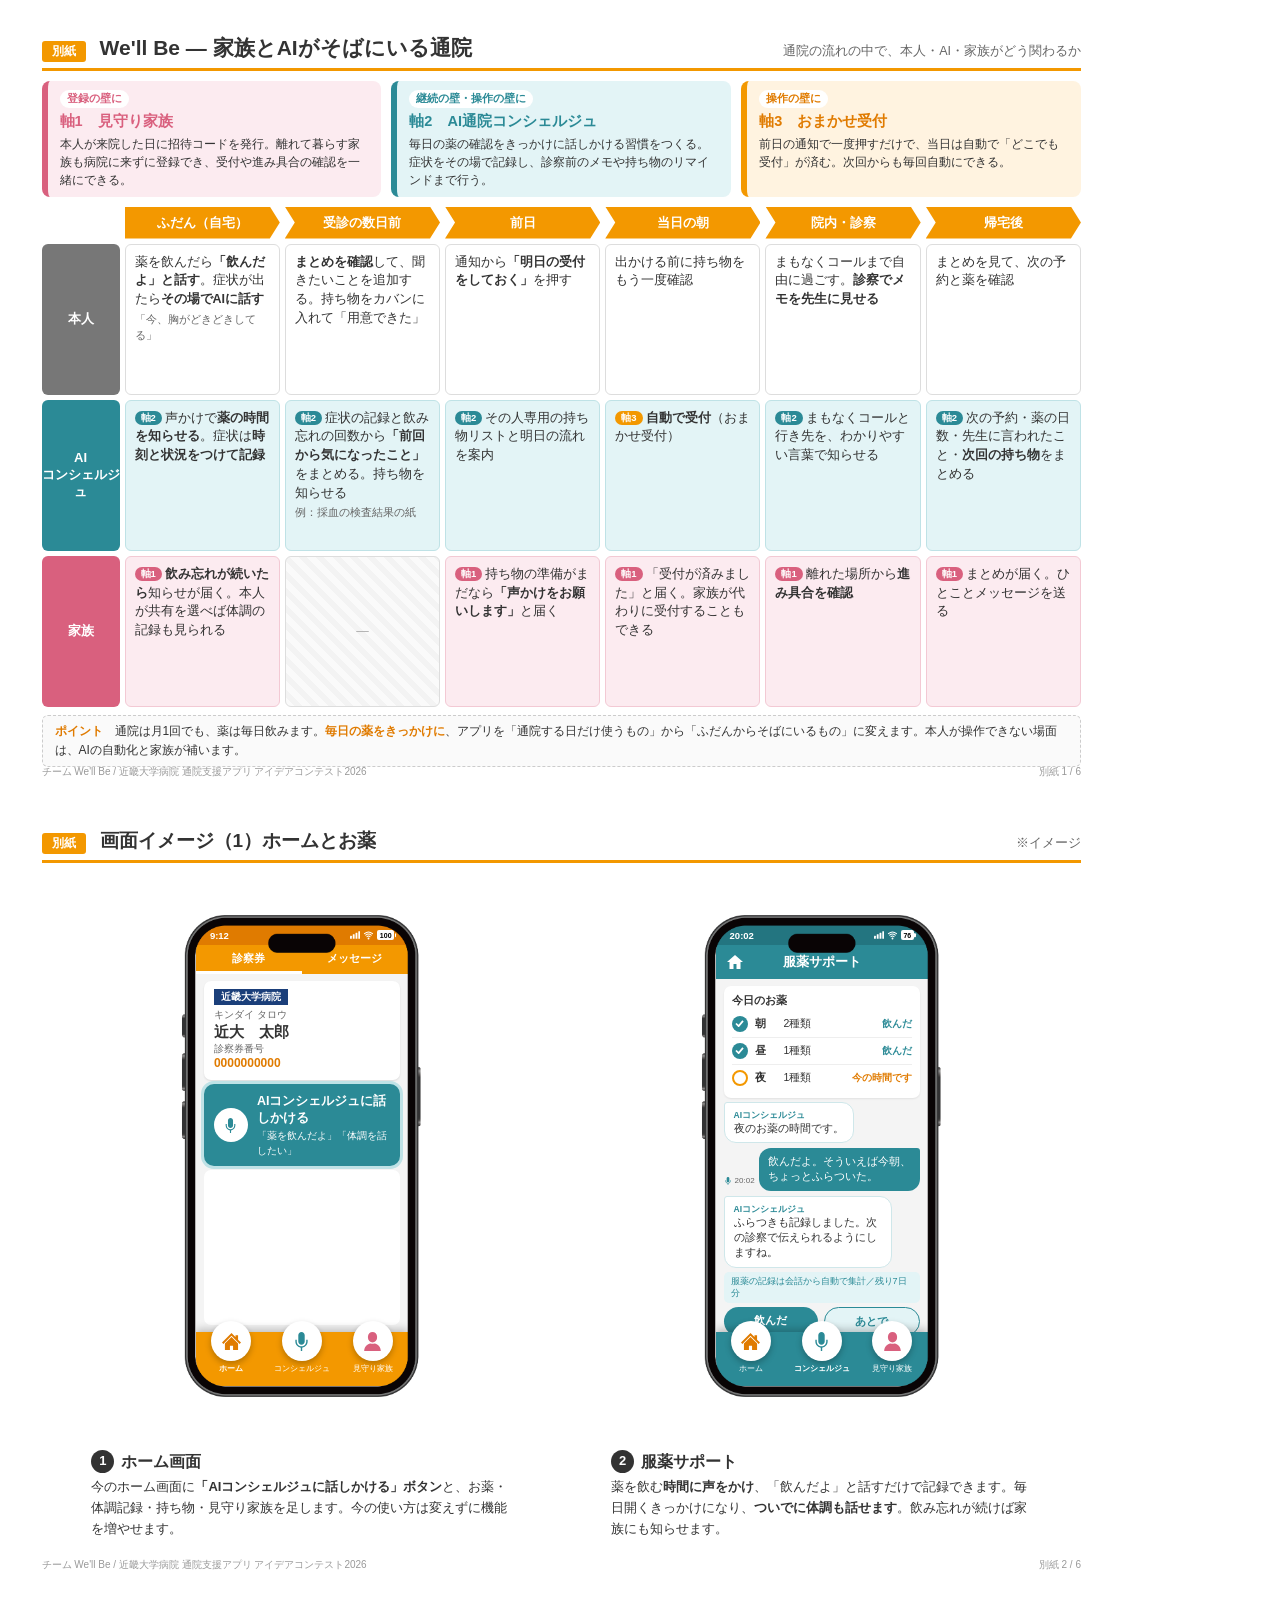
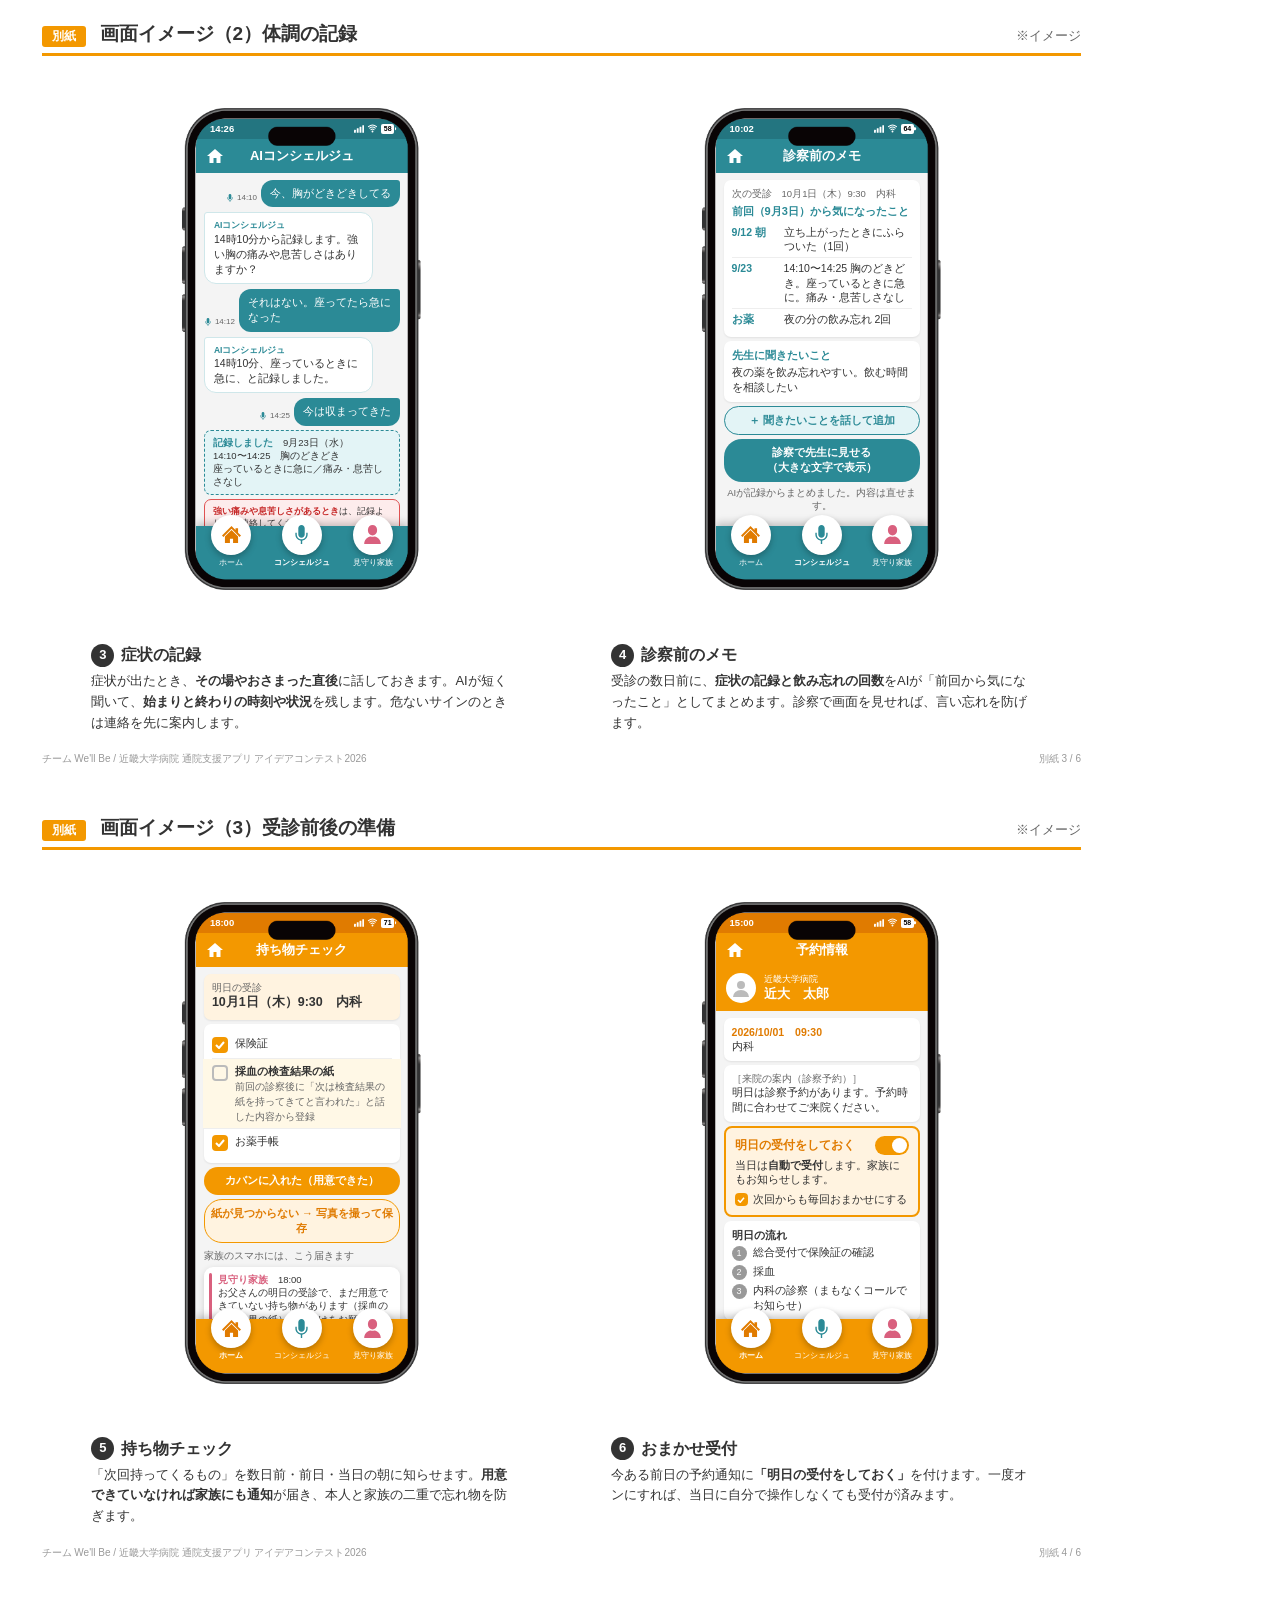
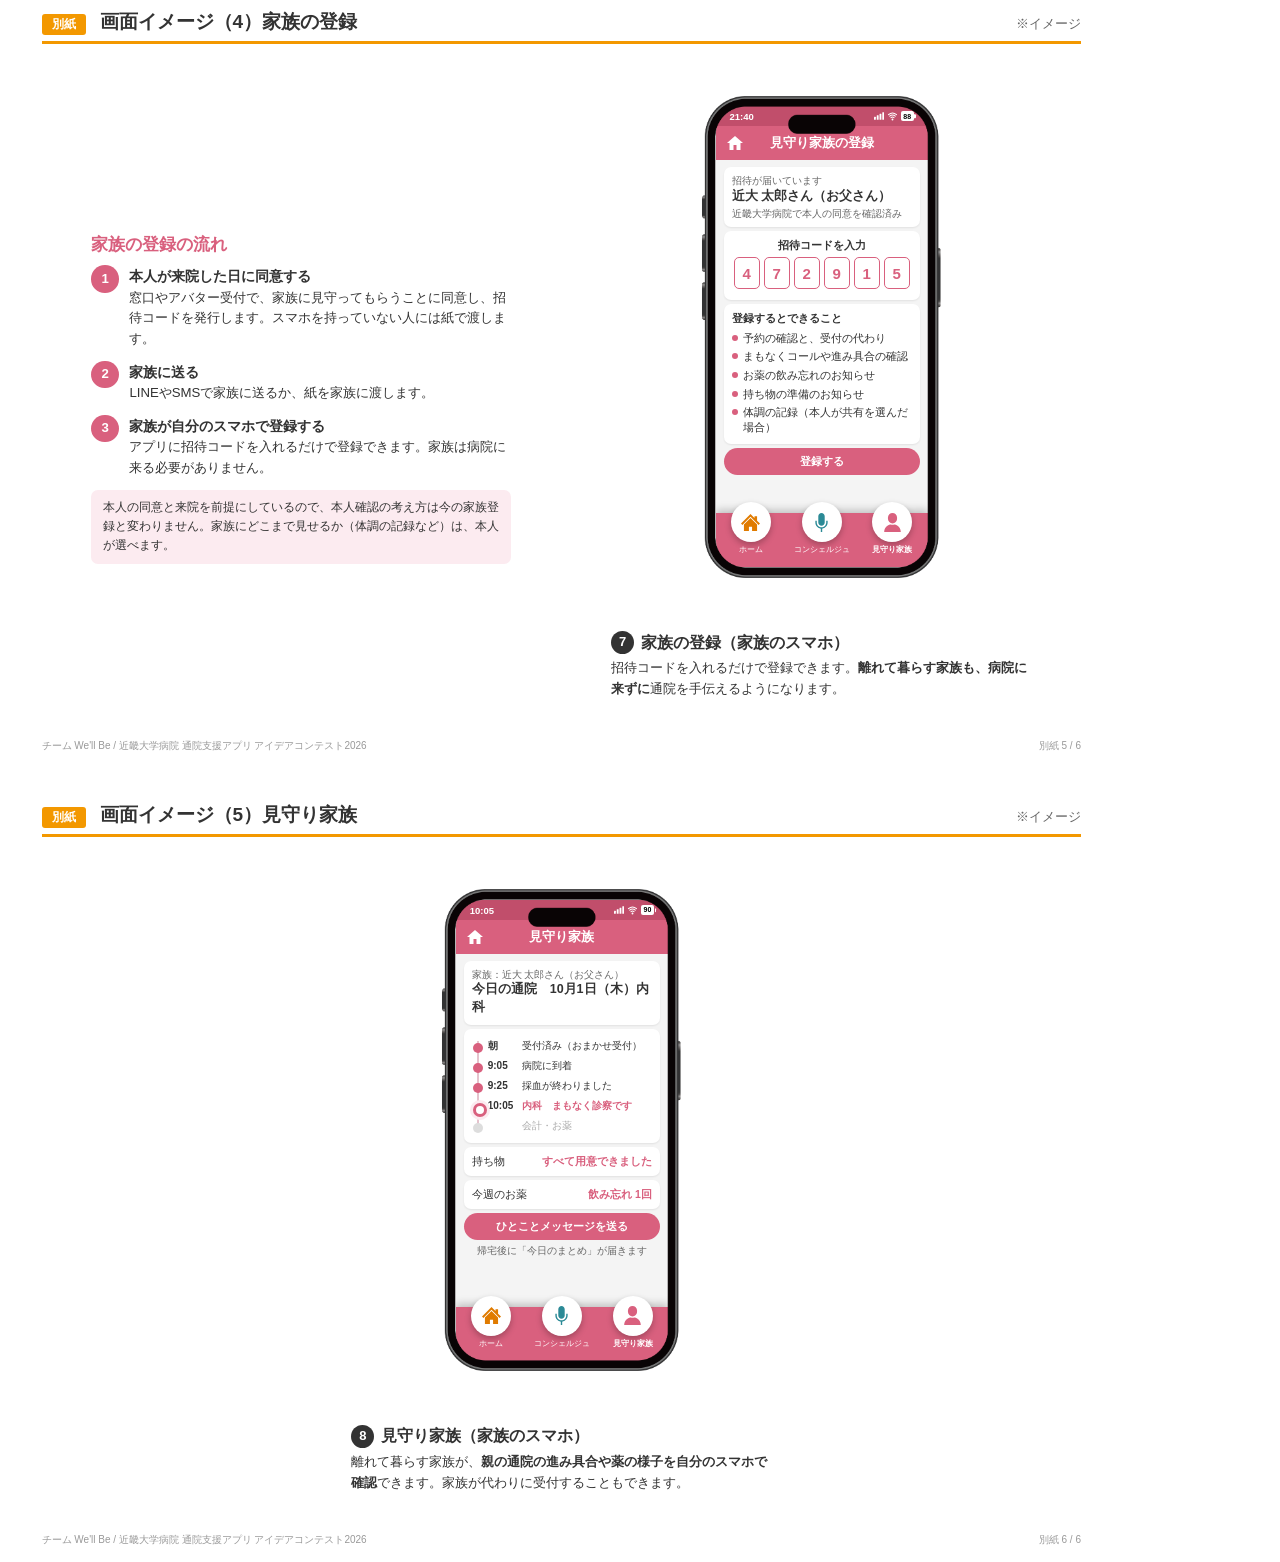
<file: 素材/実装用データセット/別紙_モックアップ_v2.html>
<!DOCTYPE html>
<html lang="ja">
<head>
<meta charset="utf-8">
<title>We'll Be 別紙（v2）</title>
<style>
  @page { size: A4 landscape; margin: 0; }
  :root {
    --orange: #F39800;
    --orange-d: #E07B00;
    --orange-l: #FFF3E0;
    --ink: #333;
    --sub: #666;
    --line: #DDD;
    --bg: #F4F4F4;
    --family: #D9607E;
    --family-l: #FCEBF0;
    --ai: #2B8A96;
    --ai-l: #E3F4F6;
    --auto: #F39800;
  }
  * { box-sizing: border-box; margin: 0; padding: 0; }
  body { font-family: "Yu Gothic UI", "Yu Gothic", "Meiryo", sans-serif; color: var(--ink); background: #fff; }
  .page {
    width: 297mm; height: 210mm; padding: 9mm 11mm 7mm; position: relative;
    page-break-after: always; overflow: hidden; display: flex; flex-direction: column;
  }
  .page:last-child { page-break-after: auto; }
  .page-head { display: flex; align-items: baseline; gap: 14px; border-bottom: 3px solid var(--orange); padding-bottom: 6px; margin-bottom: 10px; }
  .page-head .tag { background: var(--orange); color: #fff; font-size: 12px; font-weight: 700; padding: 2px 10px; border-radius: 3px; }
  .page-head h1 { font-size: 21px; }
  .page-head h2 { font-size: 19px; }
  .page-head .lead { font-size: 12.5px; color: var(--sub); margin-left: auto; }
  .foot { position: absolute; left: 11mm; right: 11mm; bottom: 4mm; font-size: 10px; color: #999; display: flex; justify-content: space-between; }

  /* ---------- page 1: flow ---------- */
  .axes { display: flex; gap: 10px; margin-bottom: 10px; }
  .axis { flex: 1; border-radius: 8px; padding: 8px 12px; font-size: 12px; line-height: 1.5; }
  .axis b { display: block; font-size: 14.5px; margin-bottom: 2px; }
  .axis .wall { display: inline-block; font-size: 10.5px; font-weight: 700; padding: 1px 7px; border-radius: 10px; background: #fff; margin-bottom: 3px; }
  .ax1 { background: var(--family-l); border-left: 6px solid var(--family); }
  .ax1 b, .ax1 .wall { color: var(--family); }
  .ax2 { background: var(--ai-l); border-left: 6px solid var(--ai); }
  .ax2 b, .ax2 .wall { color: var(--ai); }
  .ax3 { background: var(--orange-l); border-left: 6px solid var(--auto); }
  .ax3 b, .ax3 .wall { color: var(--orange-d); }

  .flow { display: grid; grid-template-columns: 78px repeat(6, 1fr); grid-template-rows: auto 1fr 1fr 1fr; gap: 5px; flex: 1; }
  .flow .stage {
    background: var(--orange); color: #fff; font-weight: 700; font-size: 13px; text-align: center;
    padding: 7px 4px; position: relative; clip-path: polygon(0 0, calc(100% - 10px) 0, 100% 50%, calc(100% - 10px) 100%, 0 100%, 10px 50%);
  }
  .flow .stage:nth-child(2) { clip-path: polygon(0 0, calc(100% - 10px) 0, 100% 50%, calc(100% - 10px) 100%, 0 100%); }
  .flow .corner { }
  .flow .who { display: flex; align-items: center; justify-content: center; text-align: center; font-weight: 700; font-size: 13px; border-radius: 6px; color: #fff; line-height: 1.3; }
  .who.me { background: #777; }
  .who.ai { background: var(--ai); }
  .who.fam { background: var(--family); }
  .cell { border-radius: 6px; padding: 8px 9px; font-size: 12.5px; line-height: 1.5; border: 1px solid var(--line); background: #fff; }
  .cell.ai { background: var(--ai-l); border-color: #BFE2E6; }
  .cell.fam { background: var(--family-l); border-color: #F3C9D4; }
  .cell .hl { font-weight: 700; }
  .cell .ex { display: block; margin-top: 3px; color: var(--sub); font-size: 10.5px; }
  .cell.none { background: repeating-linear-gradient(45deg, #fafafa, #fafafa 6px, #f3f3f3 6px, #f3f3f3 12px); color: #aaa; text-align: center; display: flex; align-items: center; justify-content: center; }
  .pill { display: inline-block; font-size: 9.5px; font-weight: 700; color: #fff; border-radius: 8px; padding: 0 6px; margin-right: 3px; vertical-align: 1px; }
  .pill.p1 { background: var(--family); }
  .pill.p2 { background: var(--ai); }
  .pill.p3 { background: var(--auto); }
  .point { margin-top: 8px; font-size: 12px; background: #FAFAFA; border: 1px dashed #CCC; border-radius: 6px; padding: 6px 12px; line-height: 1.6; }
  .point b { color: var(--orange-d); }

  /* ---------- phones (v2: real iPhone frame image, 2 per page) ---------- */
  .phones { display: flex; justify-content: space-around; align-items: flex-start; flex: 1; }
  .unit { width: 420px; display: flex; flex-direction: column; align-items: center; }
  .cap { margin-top: 10px; width: 100%; font-size: 13px; line-height: 1.6; }
  .cap .t { font-size: 16px; font-weight: 700; margin-bottom: 3px; display: flex; align-items: center; gap: 7px; }
  .cap .num { display: inline-flex; width: 23px; height: 23px; border-radius: 50%; background: var(--ink); color: #fff; font-size: 13px; align-items: center; justify-content: center; }

  .phone { width: 400px; height: 566px; position: relative; flex-shrink: 0; }
  .frm { position: absolute; left: 0; top: 0; width: 100%; height: 100%; z-index: 2; }
  .screen { position: absolute; left: 23.62%; top: 9.29%; width: 53.04%; height: 81.42%; border-radius: 26px; overflow: hidden; background: var(--bg); display: flex; flex-direction: column; z-index: 1; }
  .status { height: 20px; background: var(--orange-d); color: #fff; font-size: 9.5px; font-weight: 700; display: flex; justify-content: space-between; align-items: center; padding: 0 14px; flex-shrink: 0; }
  .statusicons { display: flex; align-items: center; gap: 3px; }
  .batt { background: #fff; border-radius: 2px; padding: 0.5px 2.5px; font-size: 7px; font-weight: 800; line-height: 1.3; color: #000; position: relative; }
  .batt::after { content: ""; position: absolute; right: -2px; top: 50%; transform: translateY(-50%); width: 1.3px; height: 3.5px; background: #fff; border-radius: 0 1px 1px 0; }
  .appbar { height: 34px; background: var(--orange); color: #fff; display: flex; align-items: center; justify-content: center; position: relative; font-size: 13px; font-weight: 700; flex-shrink: 0; }
  .appbar svg { position: absolute; left: 10px; top: 8px; }
  .appbar.ai { background: var(--ai); }
  .appbar.fam { background: var(--family); }
  .status.ai { background: #237580; }
  .status.fam { background: #C14E6B; }
  .body { flex: 1; overflow-y: auto; overflow-x: hidden; padding: 7px 8px; display: flex; flex-direction: column; gap: 4px; font-size: 10.5px; line-height: 1.4; scrollbar-width: none; -ms-overflow-style: none; min-height: 0; }
  .body::-webkit-scrollbar { display: none; width: 0; height: 0; }
  .card { background: #fff; border-radius: 7px; padding: 7px 8px; box-shadow: 0 1px 2px rgba(0,0,0,.08); }
  .card h4 { font-size: 11px; margin-bottom: 2px; }
  .muted { color: var(--sub); font-size: 9.5px; }
  .btn { border-radius: 18px; text-align: center; font-weight: 700; padding: 6px 4px; font-size: 11px; }
  .btn.pri { background: var(--orange); color: #fff; }
  .btn.ai { background: var(--ai); color: #fff; }
  .btn.fam { background: var(--family); color: #fff; }
  .btn.out { border: 1.5px solid var(--orange); color: var(--orange-d); background: var(--orange-l); }
  .btn.out.ai { border-color: var(--ai); color: var(--ai); background: var(--ai-l); }
  .msgrow { display: flex; align-items: flex-end; justify-content: flex-end; gap: 4px; }
  .msgrow .meta { display: flex; align-items: center; gap: 3px; font-size: 8px; color: var(--sub); flex-shrink: 0; padding-bottom: 4px; }
  .msgrow .meta svg { width: 8px; height: 8px; }

  /* bottom tab bar（全画面共通） */
  .tabbar { height: 54px; background: var(--orange); display: flex; flex-shrink: 0; padding-top: 11px; position: relative; box-shadow: 0 -3px 8px rgba(0,0,0,.22); z-index: 3; }
  .tabbar.bar-ai { background: var(--ai); }
  .tabbar.bar-fam { background: var(--family); }
  .tabbar .tb { flex: 1; display: flex; flex-direction: column; align-items: center; justify-content: flex-start; gap: 3px; color: #fff; }
  .tabbar .tb.active { font-weight: 700; }
  .tabbar .tb .tbc { display: flex; align-items: center; justify-content: center; width: 40px; height: 40px; border-radius: 50%; background: #fff; margin-top: -22px; box-shadow: 0 3px 6px rgba(0,0,0,.25); }
  .tabbar .tb.home svg { width: 19px; height: 19px; fill: var(--orange-d); }
  .tabbar .tb.ai svg { width: 19px; height: 19px; fill: var(--ai); }
  .tabbar .tb.fam svg { width: 19px; height: 19px; fill: var(--family); }
  .tabbar .tb span { font-size: 7.5px; color: #fff; }
  .newbadge { display: inline-flex; align-items: center; justify-content: center; line-height: 1; background: #E53935; color: #fff; font-size: 8px; font-weight: 700; border-radius: 6px; padding: 3px 4px 2px; margin-left: 3px; }

  /* home */
  .tabs { display: flex; background: var(--orange); color: #fff; font-size: 11px; font-weight: 700; flex-shrink: 0; }
  .tabs div { flex: 1; text-align: center; padding: 6px 0 5px; }
  .tabs .on { border-bottom: 3px solid #fff; }
  .idcard { background: #fff; border-radius: 7px; padding: 8px 10px; box-shadow: 0 1px 2px rgba(0,0,0,.1); }
  .idcard .hosp { display: inline-block; background: #1B3F7A; color: #fff; font-size: 9.5px; font-weight: 700; padding: 1px 7px; margin-bottom: 3px; }
  .idcard .name { font-size: 15px; font-weight: 700; }
  .idcard .no { color: var(--orange-d); font-weight: 700; font-size: 12px; }
  .aibtn { background: var(--ai); color: #fff; border-radius: 10px; padding: 9px 10px; display: flex; align-items: center; gap: 9px; box-shadow: 0 0 0 3px #BFE2E6; }
  .aibtn .mic { width: 34px; height: 34px; border-radius: 50%; background: #fff; display: flex; align-items: center; justify-content: center; flex-shrink: 0; }
  .aibtn b { font-size: 12.5px; display: block; }
  .grid { display: grid; grid-template-columns: repeat(3, 1fr); grid-auto-rows: min-content; gap: 10px 4px; background: #fff; border-radius: 7px; padding: 8px 4px 10px; overflow-y: auto; max-height: 190px; scrollbar-width: none; -ms-overflow-style: none; }
  .grid::-webkit-scrollbar { display: none; width: 0; height: 0; }
  .gi { text-align: center; font-size: 9px; line-height: 1.3; position: relative; }
  .gi .ic { width: 34px; height: 34px; margin: 0 auto 3px; display: flex; align-items: center; justify-content: center; }
  .gi.new .newbadge { position: absolute; top: -3px; right: 6px; }

  /* chat */
  .chat { display: flex; flex-direction: column; gap: 5px; }
  .msg { max-width: 86%; padding: 6px 9px; border-radius: 12px; font-size: 10.5px; line-height: 1.45; }
  .msg.ai { background: #fff; border: 1px solid #CFE7EA; border-top-left-radius: 3px; align-self: flex-start; }
  .msg.me { background: var(--ai); color: #fff; border-top-right-radius: 3px; align-self: flex-end; }
  .msg .who { font-size: 8.5px; font-weight: 700; color: var(--ai); display: block; }
  .rec { background: var(--ai-l); border: 1px dashed var(--ai); border-radius: 7px; padding: 5px 8px; font-size: 9.5px; line-height: 1.4; }
  .rec b { color: var(--ai); }

  /* memo */
  .memo-li { display: flex; gap: 6px; padding: 3px 0; border-bottom: 1px solid #EEE; }
  .memo-li:last-child { border-bottom: none; }
  .memo-li .d { color: var(--ai); font-weight: 700; flex-shrink: 0; width: 46px; }

  /* checklist */
  .chk { display: flex; align-items: flex-start; gap: 7px; padding: 5px 0; border-bottom: 1px solid #EEE; }
  .chk:last-child { border-bottom: none; }
  .box { width: 16px; height: 16px; border-radius: 4px; border: 2px solid #BBB; flex-shrink: 0; margin-top: 1px; display: flex; align-items: center; justify-content: center; }
  .box.on { background: var(--orange); border-color: var(--orange); }
  .chk.warn { background: #FFF8E6; margin: 0 -9px; padding: 5px 9px; }
  .notify { position: relative; background: #fff; border-radius: 9px; padding: 6px 8px 6px 14px; font-size: 9.5px; box-shadow: 0 2px 6px rgba(0,0,0,.15); }
  .notify::before { content: ""; position: absolute; left: 5px; top: 6px; bottom: 6px; width: 3px; border-radius: 2px; background: var(--family); }
  .notify b { color: var(--family); }

  /* reservation */
  .who-card { background: var(--orange); color: #fff; padding: 6px 10px 8px; display: flex; gap: 8px; align-items: center; flex-shrink: 0; }
  .avatar { width: 30px; height: 30px; border-radius: 50%; background: #fff; display: flex; align-items: center; justify-content: center; flex-shrink: 0; }
  .who-card .n { font-size: 13px; font-weight: 700; line-height: 1.2; }
  .who-card .h { font-size: 9px; }
  .toggle { width: 34px; height: 19px; border-radius: 10px; background: var(--orange); position: relative; flex-shrink: 0; }
  .toggle::after { content: ""; position: absolute; right: 2px; top: 2px; width: 15px; height: 15px; border-radius: 50%; background: #fff; }
  .omakase { border: 2px solid var(--orange); background: var(--orange-l); border-radius: 8px; padding: 8px 9px; }
  .omakase .row { display: flex; align-items: center; justify-content: space-between; gap: 6px; }
  .omakase .row b { font-size: 12px; color: var(--orange-d); }
  .step { display: flex; gap: 6px; align-items: flex-start; margin-bottom: 3px; }
  .step:last-child { margin-bottom: 0; }
  .step .s { margin-top: 1px; }
  .step .s { width: 15px; height: 15px; border-radius: 50%; background: #999; color: #fff; font-size: 9px; display: inline-flex; align-items: center; justify-content: center; flex-shrink: 0; }

  /* family timeline */
  .tl { position: relative; padding-left: 16px; }
  .tl::before { content: ""; position: absolute; left: 5px; top: 5px; bottom: 5px; width: 2px; background: #E5C2CC; }
  .tli { position: relative; padding: 3px 0; font-size: 10px; }
  .tli::before { content: ""; position: absolute; left: -15px; top: 7px; width: 10px; height: 10px; border-radius: 50%; background: var(--family); }
  .tli.now::before { background: #fff; border: 3px solid var(--family); width: 8px; height: 8px; box-shadow: 0 0 0 3px var(--family-l); }
  .tli.todo { color: #aaa; }
  .tli.todo::before { background: #ddd; }
  .tli .tm { font-weight: 700; display: inline-block; width: 34px; }
  .tli.now .st { color: var(--family); font-weight: 700; }
  /* med */
  .medrow { display: flex; align-items: center; gap: 7px; padding: 5px 0; border-bottom: 1px solid #EEE; }
  .medrow:last-child { border-bottom: none; }
  .medrow .tt { width: 22px; font-weight: 700; }
  .medrow .st { margin-left: auto; font-size: 9.5px; font-weight: 700; }
  .done { color: var(--ai); }
  .wait { color: var(--orange-d); }
  .dot { width: 16px; height: 16px; border-radius: 50%; flex-shrink: 0; display: flex; align-items: center; justify-content: center; }
  .dot.on { background: var(--ai); }
  .dot.off { border: 2px solid var(--orange); }
  .linknote { font-size: 9px; color: var(--ai); background: var(--ai-l); border-radius: 5px; padding: 3px 7px; }
  .medbtn { display: flex; gap: 6px; }
  .medbtn .btn { flex: 1; }

  /* alert */
  .alert { background: #FDECEC; border: 1.5px solid #E05252; border-radius: 7px; padding: 5px 8px; font-size: 9px; line-height: 1.35; }
  .alert b { color: #C62828; }
  .alert .r { display: flex; gap: 5px; margin-top: 4px; }
  .alert .r div { flex: 1; text-align: center; border-radius: 12px; padding: 3px 0; font-weight: 700; font-size: 9px; }
  .alert .call1 { background: #fff; color: #C62828; border: 1px solid #E05252; }
  .alert .call2 { background: #E05252; color: #fff; }

  /* invite */
  .code { display: flex; gap: 4px; justify-content: center; margin: 4px 0; }
  .code span { width: 26px; height: 32px; border: 1.5px solid var(--family); border-radius: 5px; display: flex; align-items: center; justify-content: center; font-size: 15px; font-weight: 700; color: var(--family); background: #fff; }
  .can { display: flex; gap: 5px; align-items: baseline; padding: 2px 0; }
  .can::before { content: ""; width: 6px; height: 6px; border-radius: 50%; background: var(--family); flex-shrink: 0; transform: translateY(-1px); }

  /* howto box */
  .howto { width: 365px; zoom: 1.15; align-self: center; }
  .howto h3 { font-size: 15px; color: var(--family); margin-bottom: 8px; }
  .hstep { display: flex; gap: 9px; margin-bottom: 10px; font-size: 11.5px; line-height: 1.55; }
  .hstep .n { width: 24px; height: 24px; border-radius: 50%; background: var(--family); color: #fff; font-weight: 700; display: flex; align-items: center; justify-content: center; flex-shrink: 0; }
  .hstep b { display: block; font-size: 12.5px; }
  .hnote { font-size: 10.5px; line-height: 1.6; background: var(--family-l); border-radius: 6px; padding: 7px 10px; margin-top: 4px; }
</style>
</head>
<body>

<!-- ================= PAGE 1：全体像（変更なし） ================= -->
<section class="page">
  <div class="page-head">
    <span class="tag">別紙</span>
    <h1>We'll Be ― 家族とAIがそばにいる通院</h1>
    <span class="lead">通院の流れの中で、本人・AI・家族がどう関わるか</span>
  </div>

  <div class="axes">
    <div class="axis ax1"><span class="wall">登録の壁に</span><b>軸1　見守り家族</b>本人が来院した日に招待コードを発行。離れて暮らす家族も病院に来ずに登録でき、受付や進み具合の確認を一緒にできる。</div>
    <div class="axis ax2"><span class="wall">継続の壁・操作の壁に</span><b>軸2　AI通院コンシェルジュ</b>毎日の薬の確認をきっかけに話しかける習慣をつくる。症状をその場で記録し、診察前のメモや持ち物のリマインドまで行う。</div>
    <div class="axis ax3"><span class="wall">操作の壁に</span><b>軸3　おまかせ受付</b>前日の通知で一度押すだけで、当日は自動で「どこでも受付」が済む。次回からも毎回自動にできる。</div>
  </div>

  <div class="flow">
    <div class="corner"></div>
    <div class="stage">ふだん（自宅）</div>
    <div class="stage">受診の数日前</div>
    <div class="stage">前日</div>
    <div class="stage">当日の朝</div>
    <div class="stage">院内・診察</div>
    <div class="stage">帰宅後</div>

    <div class="who me">本人</div>
    <div class="cell">薬を飲んだら<span class="hl">「飲んだよ」と話す</span>。症状が出たら<span class="hl">その場でAIに話す</span><span class="ex">「今、胸がどきどきしてる」</span></div>
    <div class="cell"><span class="hl">まとめを確認</span>して、聞きたいことを追加する。持ち物をカバンに入れて「用意できた」</div>
    <div class="cell">通知から<span class="hl">「明日の受付をしておく」</span>を押す</div>
    <div class="cell">出かける前に持ち物をもう一度確認</div>
    <div class="cell">まもなくコールまで自由に過ごす。<span class="hl">診察でメモを先生に見せる</span></div>
    <div class="cell">まとめを見て、次の予約と薬を確認</div>

    <div class="who ai">AI<br>コンシェルジュ</div>
    <div class="cell ai"><span class="pill p2">軸2</span>声かけで<span class="hl">薬の時間を知らせる</span>。症状は<span class="hl">時刻と状況をつけて記録</span></div>
    <div class="cell ai"><span class="pill p2">軸2</span>症状の記録と飲み忘れの回数から<span class="hl">「前回から気になったこと」</span>をまとめる。持ち物を知らせる<span class="ex">例：採血の検査結果の紙</span></div>
    <div class="cell ai"><span class="pill p2">軸2</span>その人専用の持ち物リストと明日の流れを案内</div>
    <div class="cell ai"><span class="pill p3">軸3</span><span class="hl">自動で受付</span>（おまかせ受付）</div>
    <div class="cell ai"><span class="pill p2">軸2</span>まもなくコールと行き先を、わかりやすい言葉で知らせる</div>
    <div class="cell ai"><span class="pill p2">軸2</span>次の予約・薬の日数・先生に言われたこと・<span class="hl">次回の持ち物</span>をまとめる</div>

    <div class="who fam">家族</div>
    <div class="cell fam"><span class="pill p1">軸1</span><span class="hl">飲み忘れが続いたら</span>知らせが届く。本人が共有を選べば体調の記録も見られる</div>
    <div class="cell none">―</div>
    <div class="cell fam"><span class="pill p1">軸1</span>持ち物の準備がまだなら<span class="hl">「声かけをお願いします」</span>と届く</div>
    <div class="cell fam"><span class="pill p1">軸1</span>「受付が済みました」と届く。家族が代わりに受付することもできる</div>
    <div class="cell fam"><span class="pill p1">軸1</span>離れた場所から<span class="hl">進み具合を確認</span></div>
    <div class="cell fam"><span class="pill p1">軸1</span>まとめが届く。ひとことメッセージを送る</div>
  </div>

  <div class="point">
    <b>ポイント</b>　通院は月1回でも、薬は毎日飲みます。<b>毎日の薬をきっかけに</b>、アプリを「通院する日だけ使うもの」から「ふだんからそばにいるもの」に変えます。本人が操作できない場面は、AIの自動化と家族が補います。
  </div>

  <div class="foot"><span>チーム We'll Be / 近畿大学病院 通院支援アプリ アイデアコンテスト2026</span><span>別紙 1 / 6</span></div>
</section>

<!-- ================= PAGE 2：ホームとお薬 ================= -->
<section class="page">
  <div class="page-head">
    <span class="tag">別紙</span>
    <h2>画面イメージ（1）ホームとお薬</h2>
    <span class="lead">※イメージ</span>
  </div>

  <div class="phones">
    <!-- home -->
    <div class="unit">
      <div class="phone"><img class="frm" src="素材集/スマホ枠素材26592544.png" alt=""><div class="screen">
        <div class="status"><span>9:12</span><span class="statusicons"><svg width="10" height="8" viewBox="0 0 13 10"><rect x="0" y="6" width="2.4" height="4" rx="0.5" fill="#fff"/><rect x="3.6" y="4" width="2.4" height="6" rx="0.5" fill="#fff"/><rect x="7.2" y="2" width="2.4" height="8" rx="0.5" fill="#fff"/><rect x="10.8" y="0" width="2.4" height="10" rx="0.5" fill="#fff"/></svg><svg width="11" height="9" viewBox="0 0 14 11"><circle cx="7" cy="9.3" r="1.2" fill="#fff"/><path d="M5.07 7.00 A3 3 0 0 1 8.93 7.00" stroke="#fff" stroke-width="1.3" fill="none" stroke-linecap="round"/><path d="M3.46 5.09 A5.5 5.5 0 0 1 10.54 5.09" stroke="#fff" stroke-width="1.3" fill="none" stroke-linecap="round"/><path d="M1.86 3.17 A8 8 0 0 1 12.14 3.17" stroke="#fff" stroke-width="1.3" fill="none" stroke-linecap="round"/></svg><span class="batt">100</span></span></div>
        <div class="tabs"><div class="on">診察券</div><div>メッセージ</div></div>
        <div class="body">
          <div class="idcard">
            <span class="hosp">近畿大学病院</span>
            <div class="muted">キンダイ タロウ</div>
            <div class="name">近大　太郎</div>
            <div class="muted">診察券番号</div>
            <div class="no">0000000000</div>
          </div>
          <div class="aibtn">
            <div class="mic"><svg width="15" height="15" viewBox="0 0 512 512" fill="#2B8A96"><path d="M383.788,206.98v51.113c-0.013,35.266-14.301,67.108-37.475,90.318 c-23.212,23.176-55.042,37.464-90.307,37.464c-35.267,0-67.108-14.288-90.32-37.464c-23.174-23.211-37.462-55.052-37.474-90.318 V206.98H90.503v51.113c0.036,84.93,64.21,154.935,146.649,164.337V512h37.709v-89.57c82.426-9.402,146.599-79.407,146.636-164.337 V206.98H383.788z"/><path d="M256.006,344.41c47.589,0,86.305-38.728,86.305-86.318V86.318C342.311,38.728,303.596,0,256.006,0 c-47.59,0-86.318,38.728-86.318,86.318v171.775C169.688,305.682,208.416,344.41,256.006,344.41z"/></svg></div>
            <div><b>AIコンシェルジュに話しかける</b><span style="font-size:9.5px">「薬を飲んだよ」「体調を話したい」</span></div>
          </div>
          <div class="grid">
            <div class="gi new"><div class="ic"><svg width="30" height="30" viewBox="0 0 512 512"><path fill="var(--ai)" d="M471.199,231.069L271.6,33.725l0.044,0.093C249.149,11.271,219.501-0.05,189.995,0 c-29.463-0.05-59.112,11.271-81.609,33.818c-22.54,22.49-33.857,52.092-33.815,81.609c-0.042,29.502,11.274,59.147,33.815,81.645 l47.106,46.6c-1.42-0.043-2.842-0.043-4.259-0.043c-38.632,0-73.726,9.714-99.984,26.161 c-13.106,8.245-24.057,18.189-31.846,29.782c-7.832,11.55-12.417,24.835-12.417,38.858v78.719c0,14.016,4.585,27.308,12.417,38.858 c11.732,17.364,30.377,31.15,53.107,40.83c22.773,9.664,49.762,15.113,78.723,15.163c38.579-0.05,73.676-9.758,99.93-26.211 c13.149-8.202,24.054-18.188,31.89-29.781c7.793-11.55,12.374-24.842,12.374-38.858v-35.144l12.554,12.425l-0.043-0.1 c22.494,22.54,52.143,33.868,81.648,33.818c29.466,0.05,59.112-11.278,81.612-33.768c22.54-22.548,33.814-52.143,33.814-81.659 C505.013,283.212,493.739,253.609,471.199,231.069z M141.473,148.686c-19.106-19.149-19.106-50.63,0.272-70.009 c9.346-9.349,21.809-14.525,35.102-14.525L141.473,148.686z M29.896,338.43c0.043-9.026,2.839-17.637,8.482-26.075 c4.95-7.37,12.231-14.432,21.347-20.705l175.312,102.594c-3.986,2.194-8.201,4.259-12.65,6.137 c-20.113,8.567-44.672,13.608-71.152,13.608c-35.38,0.05-67.27-9.026-89.764-23.186c-11.27-7.097-20.16-15.4-26.118-24.283 c-2.205-3.305-4.033-6.645-5.456-10.08V338.43z M272.518,417.15c0,9.026-2.842,17.644-8.474,26.068 c-8.438,12.56-23.418,24.196-43.074,32.542c-19.612,8.338-43.715,13.335-69.736,13.335c-34.735,0-66.029-8.94-87.792-22.684 c-10.908-6.832-19.433-14.848-25.064-23.193c-5.642-8.424-8.439-17.042-8.482-26.068v-32.484 c11.087,12.274,26.211,22.498,44.034,30.054c22.268,9.449,48.798,14.854,77.304,14.854c37.983,0,72.44-9.586,98.005-25.623 c8.98-5.586,16.816-12.045,23.279-19.243V417.15z M272.518,356.44c-0.272,0.688-0.552,1.326-0.918,2.014 c-1.233,2.753-2.749,5.406-4.538,8.065c-3.847,5.772-9.026,11.228-15.164,16.311L78.329,281.29c1.054-0.459,2.065-1.011,3.116-1.42 c19.611-8.338,43.715-13.335,69.79-13.335c10.26,0,20.208,0.781,29.689,2.251c22.637,3.434,42.704,10.762,58.054,20.382 c1.878,1.147,3.667,2.388,5.359,3.628c8.294,5.908,14.847,12.46,19.475,19.293c0.093,0.086,0.183,0.179,0.233,0.265 c5.632,8.438,8.474,17.049,8.474,26.075V356.44z M451.77,374.9c-17.228,17.192-39.639,25.752-62.183,25.752 c-22.588,0-44.991-8.524-62.223-25.752l-0.046-0.043l-31.89-31.524v-4.903c0-14.024-4.581-27.309-12.374-38.858 c-9.801-14.432-24.326-26.39-42.016-35.553c2.201-5.728,4.994-11.966,8.432-18.368c9.714-18.246,24.286-38.041,43.578-53.247 c19.196-15.17,42.798-25.982,71.984-27.638l86.692,85.731h0.046c17.182,17.228,25.749,39.683,25.749,62.223 C477.519,335.268,468.952,357.723,451.77,374.9z"/></svg></div>服薬サポート<span class="newbadge">NEW</span></div>
            <div class="gi new"><div class="ic"><svg width="30" height="30" viewBox="0 0 512 512"><g fill="var(--ai)">
<path d="M122.563,215.578l-0.594-7.547c-0.531-2.859-2.406-5.297-5.063-6.5l-11.375-4.672 c-1.906-0.859-3.125-2.766-3.125-4.859v-1.672c0-0.797,0.125-1.578,0.375-2.344c0,0,7.188-9.547,7.188-18.359 c0-11.031-7.063-18.125-15.75-18.125c-8.703,0-15.75,7.094-15.75,18.125c0,8.813,7.156,18.359,7.156,18.359 c0.266,0.766,0.391,1.547,0.391,2.344V192c0,2.094-1.203,4-3.109,4.859L71.5,201.531c-2.641,1.203-4.531,3.641-5.047,6.5 l-0.578,7.547h28.344H122.563"/>
<path d="M502.563,107.438c-5.156-6.531-11.938-12.031-21.359-17.281l-1.063-0.516 c-1.422-0.609-14.359-6.109-32.953-11.734c-26.344-7.875-49.031-11.719-69.359-11.75c-59.141,0.078-103.578,19.906-119.922,28.438 L256,95.578l-1.906-0.984c-16.344-8.531-60.75-28.359-119.906-28.438c-20.344,0.031-43.031,3.875-69.375,11.75 c-18.625,5.625-31.531,11.125-32.953,11.75l-1.078,0.5c-9.406,5.25-16.188,10.734-21.359,17.313 c-6.156,7.719-9.5,17.344-9.422,27.188v269.906c0,11.016,5.313,21.453,14.25,27.922c5.922,4.297,12.938,6.578,20.266,6.578 c3.641,0,7.234-0.563,10.672-1.688l0.422-0.125l0.859-0.375c0.094-0.047,12.188-5.344,29.344-10.375 c14.688-4.313,36.703-9.5,58.469-9.5c32.094,0,60.406,7.438,78.484,13.656c8.172,2.813,16.016,5.969,23.344,9.359 c2.734,1.266,4.781,2.313,6.172,3.031l3,1.641l1.25,0.391c1.641,0.516,3.344,0.766,5.031,0.766c1.063,0,2.188-0.125,3.563-0.422 l0.875-0.203l0.875,0.203c1.344,0.297,2.516,0.422,3.547,0.422c1.703,0,3.391-0.25,5.031-0.766l1.266-0.391l1.094-0.625l-0.625,0.5 C272.031,441.188,319.5,417,378.031,417c21.984,0,44.625,5.438,59.734,9.969c6.891,2.063,13.75,4.391,20.328,6.906 c2.469,0.938,4.375,1.719,5.688,2.25l2.219,0.984l0.797,0.266c3.453,1.125,7.047,1.688,10.688,1.688 c7.328,0,14.328-2.281,20.266-6.578C506.688,426,512,415.563,512,404.563V134.625C512.078,124.828,508.719,115.188,502.563,107.438 z M243.641,416.219l-5.734-2.406c-23.156-9.766-59.969-21.438-103.719-21.531c-20.063,0.031-42.625,3.734-67.031,11 c-14.75,4.438-25.578,8.813-29.531,10.484l-0.469,0.203l-2.641,0.375c-2.078,0-4.047-0.656-5.75-1.875 c-2.531-1.844-4.047-4.797-4.047-7.906v-270c0.109-4.75,1.188-7.844,4.188-11.875c2.719-3.531,7.281-7.172,13.688-10.75 c3.281-1.359,15.25-6.203,31.063-10.859c12.813-3.813,37.719-10.203,60.281-10.203h0.297c34.094,0,63,7.625,81.25,14.031 c10.266,3.594,18.297,7.219,23.219,9.594l4.938,2.469V416.219z M487.281,404.563c0,3.109-1.516,6.078-4.047,7.906l0,0 c-1.609,1.188-3.516,1.813-6.109,1.813c-0.094,0-0.188,0-0.313,0l-1.969-0.313l-0.469-0.203c-3.969-1.672-14.797-6.063-29.5-10.484 c-24.438-7.266-47-10.969-67.063-11c-43.766,0.094-80.563,11.766-103.734,21.531l-5.719,2.406v-299.25l2.266-1.156 c14.813-7.5,54.906-24.938,107.469-24.938c23.172,0,48.75,6.703,61.953,10.703c9.313,2.813,17.109,5.609,21.984,7.453 c2.688,1.016,4.781,1.859,6.219,2.438l1.578,0.688c5.953,3.344,10.531,7,13.328,10.594c2.938,3.953,4.016,7.047,4.125,11.906 V404.563z"/>
<path d="M303.844,167.609v17.828c49.234-8.281,99.5-8.188,148.688,0.375V168 C403.313,159.734,353.109,159.625,303.844,167.609"/>
<path d="M303.844,212.563v17.828c49.234-8.297,99.5-8.203,148.688,0.375v-17.828 C403.313,204.688,353.109,204.563,303.844,212.563"/>
<path d="M303.844,257.5v17.828c49.234-8.297,99.5-8.203,148.688,0.391v-17.844 C403.313,249.625,353.109,249.516,303.844,257.5"/>
<path d="M303.844,302.422v17.859c49.234-8.313,99.5-8.219,148.688,0.375v-17.844 C403.313,294.563,353.109,294.453,303.844,302.422"/>
<path d="M207.344,167.953c-20.516-3.469-41.375-5.516-62.125-6.016v17.625c20.75,0.594,41.531,2.656,62.125,6.266 V167.953"/>
<path d="M207.344,212.938c-20.594-3.453-41.375-5.438-62.125-6v17.547c20.75,0.578,41.609,2.641,62.125,6.266V212.938"/>
<path d="M58.688,257.5v17.828c49.219-8.297,99.5-8.203,148.688,0.391v-17.844 C158.156,249.625,107.938,249.516,58.688,257.5"/>
<path d="M58.688,302.422v17.859c49.219-8.313,99.5-8.219,148.688,0.375v-17.844 C158.156,294.563,107.938,294.453,58.688,302.422"/>
</g></svg></div>体調記録<span class="newbadge">NEW</span></div>
            <div class="gi new"><div class="ic"><svg width="30" height="30" viewBox="0 0 512 512"><polygon fill="var(--ai)" points="440.469,73.413 218.357,295.525 71.531,148.709 0,220.229 146.826,367.055 218.357,438.587 289.878,367.055 512,144.945"/></svg></div>持ち物<span class="newbadge">NEW</span></div>
            <div class="gi new fam"><div class="ic"><svg width="30" height="30" viewBox="0 0 512 512"><g fill="var(--family)"><path d="M305.895,307.693c-15.71,5.222-32.45,8.157-49.895,8.157s-34.186-2.935-49.894-8.157 C92.029,326.416,32.331,410.25,32.331,512h223.668h223.67C479.669,410.25,419.981,326.416,305.895,307.693z"/><path d="M255.999,279.581c67.621,0,122.424-54.813,122.424-122.423v-34.735C378.423,54.814,323.621,0,255.999,0 c-67.62,0-122.423,54.814-122.423,122.423v34.735C133.577,224.768,188.379,279.581,255.999,279.581z"/></g></svg></div>見守り家族<span class="newbadge">NEW</span></div>
            <!-- ここから下は、今あるホーム画面のメニューをそのままの名前で並べたもの -->
            <div class="gi"><div class="ic"><svg width="30" height="30" viewBox="0 0 512 512"><g fill="var(--orange)">
<path d="M449.891,87.953c-3.766-8.906-10.031-16.438-17.922-21.781c-7.891-5.328-17.5-8.469-27.719-8.469h-42.656 v-7.359h-61.828c0.281-2,0.438-4.063,0.438-6.141C300.203,19.828,280.375,0,256,0s-44.203,19.828-44.203,44.203 c0,2.078,0.156,4.141,0.438,6.141h-61.828v7.359H107.75c-6.797,0-13.359,1.391-19.281,3.906 c-8.922,3.766-16.453,10.031-21.797,17.922c-5.328,7.906-8.469,17.5-8.469,27.719v355.219c0,6.797,1.391,13.344,3.891,19.281 c3.781,8.906,10.047,16.438,17.938,21.781S97.531,512,107.75,512h296.5c6.797,0,13.359-1.375,19.297-3.906 c8.906-3.75,16.438-10.031,21.781-17.922c5.328-7.891,8.469-17.5,8.469-27.703V107.25 C453.797,100.438,452.406,93.891,449.891,87.953z M256,27.797c9.047,0,16.406,7.359,16.406,16.406c0,2.172-0.438,4.234-1.219,6.141 h-30.391c-0.766-1.906-1.203-3.969-1.203-6.141C239.594,35.156,246.969,27.797,256,27.797z M424.328,462.469 c0,2.813-0.563,5.406-1.578,7.797c-1.5,3.578-4.078,6.672-7.281,8.859c-3.219,2.156-7,3.406-11.219,3.406h-296.5 c-2.813,0-5.422-0.563-7.813-1.563c-3.578-1.516-6.672-4.094-8.844-7.297c-2.172-3.219-3.422-7-3.422-11.203V107.25 c0-2.813,0.563-5.422,1.578-7.813c1.516-3.594,4.063-6.672,7.281-8.844c3.219-2.156,7-3.406,11.219-3.422h42.656v6.141 c0,11.531,9.344,20.875,20.891,20.875h169.406c11.547,0,20.891-9.344,20.891-20.875v-6.141h42.656c2.813,0,5.422,0.563,7.813,1.578 c3.578,1.516,6.672,4.063,8.844,7.281c2.156,3.234,3.406,7,3.422,11.219V462.469z"/>
<rect x="149.172" y="173.125" width="213.641" height="24.547"/>
<rect x="149.172" y="240.656" width="213.641" height="24.547"/>
<rect x="149.172" y="308.188" width="213.641" height="24.547"/>
<rect x="256" y="394.125" width="106.813" height="24.563"/>
</g></svg></div>どこでも受付</div>
            <div class="gi"><div class="ic"><svg width="30" height="30" viewBox="0 0 512 512"><path fill="var(--orange)" d="M437.021,74.961C390.767,28.69,326.639-0.018,256,0C185.388-0.018,121.233,28.69,74.979,74.961 C28.68,121.224-0.017,185.388,0,255.991c-0.017,70.621,28.68,134.776,74.979,181.021C121.233,483.31,185.388,512.018,256,512 c70.638,0.018,134.767-28.69,181.021-74.988c46.281-46.245,74.997-110.4,74.979-181.021 C512.018,185.388,483.302,121.224,437.021,74.961z M483.648,246.664v21.692l-33.65,0.009l-0.009-21.701H483.648z M429.43,169.923 l-10.851-18.796l29.142-16.83l10.85,18.778L429.43,169.923z M429.422,345.116l29.15,16.83l-10.85,18.778l-29.142-16.821 L429.422,345.116z M266.842,451.494v33.667h-21.683v-33.667H266.842z M245.159,63.526V29.868h21.683v33.658H245.159z M362.38,420.094l16.838,29.142l-18.787,10.841l-16.83-29.141L362.38,420.094z M168.417,430.936l-16.847,29.141l-18.787-10.841 l16.847-29.16L168.417,430.936z M132.784,65.785l18.787-10.842L168.4,84.102l-18.787,10.842L132.784,65.785z M159.896,185.538 c5.758-7.874,15.962-10.195,22.773-5.19l72.747,50.665l94.227-100.665c5.73-6.431,14.907-7.626,20.496-2.649 c5.589,4.969,5.492,14.225-0.248,20.664L269.074,267.63c-0.177,0.195-0.372,0.328-0.549,0.522 c-6.271,6.91-15.696,9.009-22.799,5.05c-0.177-0.08-0.336-0.186-0.514-0.284c-0.381-0.23-0.788-0.389-1.143-0.655l-82.251-63.455 C154.998,203.802,154.139,193.377,159.896,185.538z M343.601,84.102l16.83-29.158l18.787,10.842l-16.811,29.159L343.601,84.102z M82.588,169.923l-29.159-16.848l10.85-18.778l29.15,16.838L82.588,169.923z M62.02,246.682v21.684l-33.667-0.009v-21.692 L62.02,246.682z M82.597,345.116l10.851,18.787l-29.169,16.821l-10.85-18.778L82.597,345.116z"/></svg></div>診察状況</div>
            <div class="gi"><div class="ic"><svg width="30" height="30" viewBox="0 0 512 512"><g fill="var(--orange)">
<path d="M118.612,89.298c9.482,0,17.176-7.686,17.176-17.168v-54.96C135.788,7.687,128.094,0,118.612,0 c-9.482,0-17.177,7.687-17.177,17.169v54.96C101.435,81.611,109.13,89.298,118.612,89.298z"/>
<path d="M255.992,89.298c9.482,0,17.177-7.686,17.177-17.168v-54.96C273.169,7.687,265.474,0,255.992,0 c-9.483,0-17.176,7.687-17.176,17.169v54.96C238.816,81.611,246.51,89.298,255.992,89.298z"/>
<path d="M393.372,89.298c9.483,0,17.176-7.686,17.176-17.168v-54.96C410.549,7.687,402.855,0,393.372,0 c-9.483,0-17.176,7.687-17.176,17.169v54.96C376.196,81.611,383.89,89.298,393.372,89.298z"/>
<path d="M186.593,405.072c32.102,0,56.031-21.572,56.031-54.189c0-23.421-13.152-38.94-23.667-43.411v-0.524 c13.152-8.68,19.982-22.102,19.982-37.097c0-28.942-19.196-49.456-52.608-49.456c-28.942,0-48.678,16.575-52.624,38.146 c-0.262,1.573,0.524,2.892,2.112,3.154l22.357,5.264c1.588,0.263,2.637-0.262,3.161-1.842 c3.161-11.048,10.793-18.418,23.945-18.418c14.988,0,23.93,9.999,23.93,24.207c0,15.782-10.253,26.043-26.042,26.043h-7.108 c-1.572,0-2.622,1.048-2.622,2.629v20.784c0,1.58,1.049,2.629,2.622,2.629h7.632c17.623,0,29.203,11.055,29.203,29.203 c0,15.264-9.729,26.574-26.304,26.574c-14.74,0-23.421-8.419-27.106-18.942c-0.524-1.58-1.836-2.104-3.146-1.842l-22.897,5.266 c-1.572,0.524-2.359,1.834-2.097,3.415C136.868,391.133,158.701,405.072,186.593,405.072z"/>
<path d="M296.836,277.744l27.352-19.204h0.524v141.011c0,1.58,1.064,2.63,2.637,2.63h24.207 c1.573,0,2.622-1.049,2.622-2.63V225.914c0-1.573-1.048-2.629-2.622-2.629h-22.372c-2.097,0-3.408,0.524-4.734,1.58l-28.663,20.784 c-1.326,1.048-1.85,2.105-1.85,3.678v26.836C293.938,278.269,295.248,278.793,296.836,277.744z"/>
<path d="M427.001,44.899h-2.714v27.23c0,17.038-13.861,30.906-30.914,30.906c-17.038,0-30.914-13.869-30.914-30.906 v-27.23h-75.551v27.23c0,17.038-13.877,30.906-30.914,30.906s-30.914-13.869-30.914-30.906v-27.23h-75.552v27.23 c0,17.038-13.876,30.906-30.914,30.906S87.698,89.167,87.698,72.129v-27.23h-2.698c-37.082,0-67.133,30.059-67.133,67.133v332.835 c0,37.074,30.051,67.133,67.133,67.133h342.002c37.066,0,67.133-30.058,67.133-67.133V112.032 C494.134,74.958,464.067,44.899,427.001,44.899z M450.854,439.772c0,15.973-12.99,28.964-28.956,28.964H90.103 c-15.973,0-28.971-12.99-28.971-28.964V143.116h389.722V439.772z"/>
</g></svg></div>予約情報</div>
            <div class="gi"><div class="ic"><svg width="30" height="30" viewBox="0 0 512 512"><path fill="var(--orange)" d="M256,0C114.615,0,0,114.615,0,256s114.615,256,256,256s256-114.615,256-256S397.385,0,256,0z M256,86.069 c28.463,0,51.538,23.074,51.538,51.538c0,28.464-23.074,51.538-51.538,51.538c-28.463,0-51.538-23.074-51.538-51.538 C204.462,109.143,227.537,86.069,256,86.069z M310.491,425.931H201.51v-43.593h35.667V276.329H215.38v-43.593h65.389v3.963v39.63 v106.009h29.722V425.931z"/></svg></div>アプリ概要</div>
            <div class="gi"><div class="ic"><svg width="30" height="30" viewBox="0 0 512 512"><g fill="var(--orange)">
<path d="M443.969,76H68.031C30.469,76,0,106.469,0,144.031v223.938C0,405.531,30.469,436,68.031,436h375.938 C481.531,436,512,405.531,512,367.969V144.031C512,106.469,481.531,76,443.969,76z M480,367.969 C480,387.844,463.844,404,443.969,404H68.031C48.156,404,32,387.844,32,367.969V224h448V367.969z M480,176H32v-31.969 C32,124.156,48.156,108,68.031,108h375.938C463.844,108,480,124.156,480,144.031V176z"/>
<rect x="104" y="289.328" width="64" height="64"/><rect x="260" y="289.328" width="160" height="24"/><rect x="260" y="337.328" width="128" height="24"/>
</g></svg></div>らくらく会計</div>
            <div class="gi"><div class="ic"><svg width="30" height="30" viewBox="0 0 512 512"><path fill="var(--orange)" d="M256,0C139.563,0,45.172,94.406,45.172,210.828S210.875,512,256,512c45.109,0,210.828-184.75,210.828-301.172 S372.438,0,256,0z M256,307.594c-53.453,0-96.766-43.328-96.766-96.766c0-53.453,43.313-96.766,96.766-96.766 c53.438,0,96.766,43.313,96.766,96.766C352.766,264.266,309.438,307.594,256,307.594z"/></svg></div>フロアマップ</div>
            <div class="gi"><div class="ic"><svg width="30" height="30" viewBox="0 0 512 512"><g fill="var(--orange)">
<path d="M448.282,367.411H63.712c-19.812,0-35.928,16.114-35.928,35.924c0,19.814,16.116,35.932,35.928,35.932h384.57 c19.814,0,35.934-16.118,35.934-35.932C484.216,383.526,468.096,367.411,448.282,367.411z"/>
<path d="M425.958,340.707c-8.653-14.375-13.226-30.765-13.226-47.396v-78.824c0-78.145-57.706-144.27-134.748-155.09 c5.693-6.534,8.793-14.759,8.793-23.474c0-19.81-16.12-35.924-35.934-35.924c-19.808,0-35.924,16.114-35.924,35.924 c0,9.324,3.729,18.272,10.326,24.996C152.058,75.478,99.269,139.562,99.269,214.488v78.824c0,16.627-4.573,33.016-13.224,47.396 l-1.45,2.41h342.813L425.958,340.707z"/>
<path d="M201.956,470.773C206.051,494.663,226.61,512,250.84,512c24.235,0,44.8-17.337,48.896-41.227l0.32-1.86h-98.42 L201.956,470.773z"/>
</g></svg></div>診察呼出状況</div>
            <div class="gi"><div class="ic"><svg width="30" height="30" viewBox="0 0 512 512"><g fill="var(--orange)">
<path d="M214.348,393.979c-1.047,1.047-2.172,1.781-3.406,2.281c-1.859,0.75-3.938,0.953-5.906,0.563 c-1.984-0.391-3.781-1.281-5.344-2.844l-76.594-76.594c-1.047-1.047-1.781-2.188-2.281-3.422c-0.75-1.859-0.953-3.938-0.563-5.906 s1.297-3.781,2.844-5.328l158.297-158.297l-23.672-23.656L99.441,279.057c-4.25,4.25-7.484,9.219-9.625,14.516 c-3.219,7.938-4.016,16.563-2.422,24.844c1.594,8.266,5.656,16.266,12.047,22.625l76.594,76.594c4.234,4.25,9.219,7.5,14.5,9.625 c7.938,3.219,16.563,4.016,24.844,2.422s16.266-5.656,22.641-12.047l158.297-158.281l-23.672-23.656L214.348,393.979z"/>
<path d="M89.004,399.9c-5.281,5.297-6.313,12.828-2.313,16.828l13.656,13.656c4,4.016,11.531,2.969,16.828-2.313 l25.625-25.625l-28.156-28.172L89.004,399.9z"/>
<polygon points="0.004,501.869 25.348,506.932 90.691,441.588 75.488,426.385"/>
<path d="M311.52,57.963c-11.656-11.672-30.578-11.672-42.25,0s-11.672,30.578,0,42.25l147.594,147.594 c11.672,11.672,30.594,11.672,42.25,0c11.672-11.672,11.672-30.594,0-42.25L311.52,57.963z"/>
<path d="M503.254,91.947l-78.141-78.125c-11.656-11.672-30.578-11.672-42.234,0c-11.672,11.672-11.672,30.594,0,42.25 l8.078,8.078l-23.672,23.672l23.672,23.656l23.656-23.656l14.656,14.641l-23.672,23.656l23.672,23.656l23.641-23.656l8.094,8.094 c11.672,11.656,30.594,11.656,42.25,0C514.91,122.541,514.91,103.619,503.254,91.947z"/>
<rect x="280.451" y="243.316" transform="matrix(0.7071 0.7071 -0.7071 0.7071 265.1201 -139.0839)" width="39.996" height="14.341"/>
<polygon points="267.895,311.322 278.035,301.182 249.738,272.9 239.598,283.041"/>
<rect x="211.708" y="312.032" transform="matrix(-0.7071 0.7071 -0.7071 -0.7071 608.4381 412.0587)" width="14.341" height="40.018"/>
</g></svg></div>採血状況</div>
            <div class="gi"><div class="ic"><svg width="30" height="30" viewBox="0 0 512 512"><g fill="var(--orange)">
<path d="M477.672,128C432.031,49,347.031,0.047,255.563,0.031c-44.688,0.016-88.797,11.844-127.625,34.266 c-40.969,23.656-73.031,57.109-94.75,95.641C11.453,168.484,0,212.141,0,256.406c-0.031,43.391,11.031,87.422,34.25,127.609 C79.891,463,164.859,511.953,256.344,511.969c44.703-0.016,88.781-11.844,127.609-34.266c29.516-17.031,54.922-39.391,75.141-65.75 c20.188-26.359,35.219-56.719,44.047-89.719c5.906-22.078,8.859-44.516,8.859-66.797C512,211.078,500.344,167.281,477.672,128z M469.219,313.141c-7.672,28.609-20.625,54.75-38.031,77.453c-17.375,22.688-39.234,41.938-64.797,56.703 c-33.469,19.328-71.563,29.547-110.047,29.547c-78.875,0.031-152.438-42.375-191.688-110.391 c-20.047-34.734-29.531-72.594-29.547-110.047c0-38.203,9.922-75.953,28.672-109.219s46.313-62.016,81.719-82.469 c33.484-19.344,71.578-29.578,110.063-29.563C334.438,35.125,408,77.531,447.25,145.563 c19.625,34.016,29.609,71.641,29.609,109.875C476.859,274.656,474.344,294.016,469.219,313.141z"/>
<path d="M232.016,269.828c4.922,8.531,14.094,13.828,23.953,13.828c4.828,0,9.609-1.281,13.797-3.703 c13.219-7.625,17.766-24.578,10.141-37.781c-4.938-8.531-14.109-13.828-23.984-13.828c-4.813,0-9.594,1.281-13.797,3.703 C228.922,239.688,224.391,256.625,232.016,269.828z"/>
<path d="M231.031,212.844L162.609,94.328C102.891,128.813,69.422,191.531,69.313,256h136.828 C206.188,238.797,215.094,222.047,231.031,212.844z"/>
<path d="M349.281,94.359l-68.422,118.5c7.453,4.313,13.813,10.531,18.25,18.219c4.438,7.703,6.703,16.25,6.656,24.922 h136.828c0.063-31.766-7.969-63.922-24.969-93.344C400.656,133.234,376.797,110.188,349.281,94.359z"/>
<path d="M280.859,299.156c-7.547,4.375-16.172,6.688-24.891,6.688c-8.875,0-17.469-2.391-24.922-6.703l-68.422,118.5 c55.875,32.141,126.953,34.531,186.672,0.047l-68.406-118.531H280.859z"/>
</g></svg></div>放射線検査</div>
            <div class="gi"><div class="ic"><svg width="30" height="30" viewBox="0 0 512 512"><g fill="var(--orange)">
<polygon points="336.156,239.469 280.922,239.469 274.984,248.688 274.984,270.797 336.156,270.797 336.156,270.875 336.156,297.703 336.156,302.188 274.984,302.188 274.984,349.563 237,349.563 237,302.188 175.844,302.188 175.844,297.703 175.844,270.875 175.844,270.797 237,270.797 237,248.719 231.063,239.469 175.844,239.469 175.844,212.656 213.813,212.656 181.531,162.422 213.719,162.422 255.984,228.188 298.266,162.422 330.453,162.422 298.203,212.656 336.156,212.656"/>
<path d="M256,64c105.875,0,192,86.125,192,192s-86.125,192-192,192c-105.859,0-192-86.125-192-192S150.141,64,256,64 M256,0C114.609,0,0,114.625,0,256c0,141.391,114.609,256,256,256c141.375,0,256-114.609,256-256C512,114.625,397.375,0,256,0z"/>
</g></svg></div>会計状況</div>
            <div class="gi"><div class="ic"><svg width="30" height="30" viewBox="0 0 512 512"><g fill="var(--orange)">
<path d="M469.746,42.232c-28.172-28.174-65.164-42.26-102.098-42.203c-36.934-0.057-73.926,14.029-102.102,42.203 l-78.734,78.736l204.14,204.14l78.736-78.734C526.094,189.971,526.094,98.578,469.746,42.232z M414.488,54.656 c-2.521,13.172-15.289,21.82-28.518,19.242c-7.502-1.43-15.23-2.176-22.963-2.234c-7.672,0-15.404,0.746-22.961,2.234 c-8.19,1.547-16.262-1.144-21.818-6.699c-3.318-3.322-5.668-7.617-6.643-12.598c-2.518-13.17,6.07-25.883,19.297-28.461 c10.539-2.062,21.418-3.092,32.184-3.092c10.766,0,21.588,1.088,32.18,3.092C408.418,28.66,417.067,41.43,414.488,54.656z"/>
<path d="M143.979,131.609l-0.002,0.002l-0.112-0.111l-94.888,94.889C17.395,257.971,0,300.008,0,344.754 C0,389.426,17.395,431.426,48.975,463c31.576,31.582,73.566,48.971,118.234,48.971c0.004,0,0.002,0,0.002,0 c44.691,0,86.717-17.412,118.328-49.024l94.891-94.888L147.512,135.146L143.979,131.609z M167.211,466.119 c-32.422,0-62.898-12.619-85.816-35.537c-22.92-22.926-35.543-53.402-35.543-85.828c0-32.5,12.623-63.024,35.547-85.947 l62.467-62.471l171.721,171.723l-62.469,62.47C230.164,453.484,199.654,466.119,167.211,466.119z"/>
</g></svg></div>お薬状況</div>
            <div class="gi"><div class="ic"><svg width="30" height="30" viewBox="0 0 512 512"><path fill="var(--orange)" d="M506.53,88.263L423.737,5.47c-7.294-7.293-19.118-7.293-26.411,0L47.776,341.176 c-2.168,2.168-3.769,4.836-4.661,7.768L0.836,487.86c-4.35,14.293,9.011,27.654,23.304,23.305l143.382-43.639h0L506.53,114.675 C513.823,107.381,513.823,95.556,506.53,88.263z M63.524,465.077l-16.584-16.584l24.373-80.107l47.004,25.29l25.296,47.012 L63.524,465.077z M453.986,75.041L156.172,374.747l-18.919-18.918l299.72-297.828l17.013,17.012 C453.986,75.024,453.986,75.03,453.986,75.041z"/></svg></div>予約変更依頼</div>
            <div class="gi"><div class="ic"><svg width="30" height="30" viewBox="0 0 512 512"><g fill="var(--orange)">
<rect x="116.596" y="143.295" width="278.807" height="34.074"/><rect x="116.596" y="238.963" width="278.807" height="34.074"/><rect x="116.596" y="334.631" width="177.719" height="34.074"/>
<path d="M36.17,39.504l216.649,19.131L256,58.916l3.182-0.281L475.83,39.504V256v216.496l-216.648-19.131L256,453.084 l-3.181,0.281L36.17,472.496V256V39.504 M512,0L256,22.606L0,0v256v256l256-22.606L512,512V256V0L512,0z"/>
</g></svg></div>診療情報</div>
            <div class="gi"><div class="ic"><svg width="30" height="30" viewBox="0 0 512 512"><path fill="var(--orange)" d="M256,0C115.906,0,2.344,113.563,2.344,253.656c0,59.109,20.281,113.469,54.188,156.578L35.234,512 l94.641-38.313c37.172,21.344,80.188,33.625,126.125,33.625c140.078,0,253.656-113.578,253.656-253.656 C509.656,113.563,396.078,0,256,0z"/></svg></div>あなたの一言</div>
            <div class="gi"><div class="ic"><svg width="30" height="30" viewBox="0 0 512 512"><path fill="var(--orange)" d="M0,225.197v61.608c0,16.152,13.094,29.248,29.246,29.248h49.549V195.949H29.246 C13.094,195.949,0,209.045,0,225.197z"/><polygon fill="var(--orange)" points="110.314,316.053 244.031,392.663 244.031,119.337 110.314,195.949"/><path fill="var(--orange)" d="M444.527,96l-20.449,20.084c36.508,35.856,59.117,85.287,59.117,139.881 c0,54.595-22.609,104.098-59.117,139.952l0.07,0.072L444.527,416C486.219,374.984,512,318.41,512,255.965 C512,193.592,486.219,137.018,444.527,96z"/><path fill="var(--orange)" d="M393.547,146.068l-20.379,20.015c23.474,22.983,38.02,54.806,38.02,89.882 c0,35.148-14.545,66.971-38.092,89.954l20.377,20.014c28.732-28.146,46.518-67.04,46.518-109.968 C439.99,213.039,422.205,174.215,393.547,146.068z"/><path fill="var(--orange)" d="M322.258,216.08c10.441,10.184,16.922,24.257,16.922,39.885c0,15.629-6.48,29.774-16.994,39.955l20.379,20.014 c15.697-15.274,25.418-36.561,25.418-59.97c0-23.408-9.721-44.553-25.346-59.898L322.258,216.08z"/></svg></div>近大ラジオ</div>
            <div class="gi"><div class="ic"><svg width="30" height="30" viewBox="0 0 512 512"><path fill="var(--orange)" d="M373.328,138.672V0H138.672v138.672H0V512h208V366.438h96V512h208V138.672H373.328z M131.469,414.188H91.406 v-47.766h40.063V414.188z M131.469,308.188H91.406v-47.766h40.063V308.188z M276.031,308.188h-40.063v-47.766h40.063V308.188z M318.656,150.813h-40.281v40.281h-44.75v-40.281h-40.281v-44.766h40.281V65.75h44.75v40.297h40.281V150.813z M380.453,260.422 h37.563v47.766h-37.563V260.422z M420.594,414.188h-40.063v-47.766h40.063V414.188z"/></svg></div>病院HP</div>
            <div class="gi"><div class="ic"><svg width="30" height="30" viewBox="0 0 512 512"><path fill="var(--orange)" d="M172.625,102.4c-42.674,0-77.392,34.739-77.392,77.438c0,5.932,4.806,10.74,10.733,10.74 c5.928,0,10.733-4.808,10.733-10.74c0-30.856,25.088-55.959,55.926-55.959c5.928,0,10.733-4.808,10.733-10.74 C183.358,107.208,178.553,102.4,172.625,102.4z"/><path fill="var(--orange)" d="M361.657,301.511c19.402-30.436,30.645-66.546,30.645-105.244C392.302,88.036,304.318,0,196.151,0 c-38.676,0-74.765,11.25-105.182,30.663C66.734,46.123,46.11,66.759,30.659,91.008C11.257,121.444,0,157.568,0,196.267 c0,108.217,87.998,196.266,196.151,196.266c38.676,0,74.779-11.264,105.197-30.677C325.582,346.396,346.206,325.76,361.657,301.511z M259.758,320.242c-19.075,9.842-40.708,15.403-63.607,15.403c-76.797,0-139.296-62.535-139.296-139.378 c0-22.912,5.558-44.558,15.394-63.644c13.318-25.856,34.483-47.019,60.323-60.331c19.075-9.842,40.694-15.403,63.578-15.403 c76.812,0,139.296,62.521,139.296,139.378c0,22.898-5.558,44.53-15.394,63.616C306.749,285.739,285.598,306.916,259.758,320.242z"/><path fill="var(--orange)" d="M499.516,439.154L386.275,326.13c-16.119,23.552-36.771,44.202-60.309,60.345l113.241,113.024 c8.329,8.334,19.246,12.501,30.148,12.501c10.916,0,21.833-4.167,30.162-12.501C516.161,482.83,516.161,455.822,499.516,439.154z"/></svg></div>医療機関検索</div>
            <div class="gi"><div class="ic"><svg width="30" height="30" viewBox="0 0 512 512"><path fill="var(--orange)" d="M437.575,351.629V89.868C437.575,40.233,397.351,0,347.707,0H164.293c-49.625,0-89.868,40.233-89.868,89.868 v261.761c0,37.628,27.383,68.98,63.269,75.221L81.334,512h50.11l23.132-34.961h202.867L380.574,512h50.101l-56.35-85.15 C410.201,420.601,437.575,389.257,437.575,351.629z M178.182,40.348h155.636v25.94H178.182V40.348z M131.355,124.186 c0-11.284,9.137-20.438,20.421-20.438h208.456c11.276,0,20.429,9.154,20.429,20.438v86.206c0,11.284-9.154,20.429-20.429,20.429 H151.777c-11.284,0-20.421-9.145-20.421-20.429V124.186z M150.808,374.004c-13.158,0-23.826-10.668-23.826-23.818 c0-13.167,10.668-23.836,23.826-23.836c13.159,0,23.827,10.668,23.827,23.836C174.635,363.336,163.967,374.004,150.808,374.004z M169.618,454.312l17.41-26.318h137.953l17.41,26.318H169.618z M361.201,374.004c-13.158,0-23.826-10.668-23.826-23.818 c0-13.167,10.668-23.836,23.826-23.836c13.159,0,23.827,10.668,23.827,23.836C385.028,363.336,374.36,374.004,361.201,374.004z"/></svg></div>泉ヶ丘</div>
          </div>
        </div>
        <div class="tabbar">
          <div class="tb home active"><div class="tbc"><svg viewBox="0 0 512 512"><polygon points="433.198,205.503 433.198,86.669 363.908,86.669 363.908,136.267 308.912,81.341 256.09,28.323 0,284.219 37.929,322.123 256.09,104.142 474.072,322.123 512,284.219"/><polygon points="78.802,312.098 78.802,483.677 213.994,483.677 213.994,368.231 298.007,368.231 298.007,483.677 433.198,483.677 433.198,312.083 256.09,134.959"/></svg></div><span>ホーム</span></div>
          <div class="tb ai"><div class="tbc"><svg viewBox="0 0 512 512" fill="currentColor"><path d="M383.788,206.98v51.113c-0.013,35.266-14.301,67.108-37.475,90.318 c-23.212,23.176-55.042,37.464-90.307,37.464c-35.267,0-67.108-14.288-90.32-37.464c-23.174-23.211-37.462-55.052-37.474-90.318 V206.98H90.503v51.113c0.036,84.93,64.21,154.935,146.649,164.337V512h37.709v-89.57c82.426-9.402,146.599-79.407,146.636-164.337 V206.98H383.788z"/><path d="M256.006,344.41c47.589,0,86.305-38.728,86.305-86.318V86.318C342.311,38.728,303.596,0,256.006,0 c-47.59,0-86.318,38.728-86.318,86.318v171.775C169.688,305.682,208.416,344.41,256.006,344.41z"/></svg></div><span>コンシェルジュ</span></div>
          <div class="tb fam"><div class="tbc"><svg viewBox="0 0 512 512"><path d="M305.895,307.693c-15.71,5.222-32.45,8.157-49.895,8.157s-34.186-2.935-49.894-8.157 C92.029,326.416,32.331,410.25,32.331,512h223.668h223.67C479.669,410.25,419.981,326.416,305.895,307.693z"/><path d="M255.999,279.581c67.621,0,122.424-54.813,122.424-122.423v-34.735C378.423,54.814,323.621,0,255.999,0 c-67.62,0-122.423,54.814-122.423,122.423v34.735C133.577,224.768,188.379,279.581,255.999,279.581z"/></svg></div><span>見守り家族</span></div>
        </div>
      </div></div>
      <div class="cap">
        <div class="t"><span class="num">1</span>ホーム画面</div>
        今のホーム画面に<b>「AIコンシェルジュに話しかける」ボタン</b>と、お薬・体調記録・持ち物・見守り家族を足します。今の使い方は変えずに機能を増やせます。
      </div>
    </div>

    <!-- med -->
    <div class="unit">
      <div class="phone"><img class="frm" src="素材集/スマホ枠素材26592544.png" alt=""><div class="screen">
        <div class="status ai"><span>20:02</span><span class="statusicons"><svg width="10" height="8" viewBox="0 0 13 10"><rect x="0" y="6" width="2.4" height="4" rx="0.5" fill="#fff"/><rect x="3.6" y="4" width="2.4" height="6" rx="0.5" fill="#fff"/><rect x="7.2" y="2" width="2.4" height="8" rx="0.5" fill="#fff"/><rect x="10.8" y="0" width="2.4" height="10" rx="0.5" fill="#fff"/></svg><svg width="11" height="9" viewBox="0 0 14 11"><circle cx="7" cy="9.3" r="1.2" fill="#fff"/><path d="M5.07 7.00 A3 3 0 0 1 8.93 7.00" stroke="#fff" stroke-width="1.3" fill="none" stroke-linecap="round"/><path d="M3.46 5.09 A5.5 5.5 0 0 1 10.54 5.09" stroke="#fff" stroke-width="1.3" fill="none" stroke-linecap="round"/><path d="M1.86 3.17 A8 8 0 0 1 12.14 3.17" stroke="#fff" stroke-width="1.3" fill="none" stroke-linecap="round"/></svg><span class="batt">76</span></span></div>
        <div class="appbar ai"><svg width="18" height="18" viewBox="0 0 18 18"><path d="M9 2L1 9h2.5v7h4v-5h3v5h4V9H17z" fill="#fff"/></svg>服薬サポート</div>
        <div class="body">
          <div class="card">
            <h4>今日のお薬</h4>
            <div class="medrow"><div class="dot on"><svg width="9" height="7" viewBox="0 0 10 8"><path d="M1 4l3 3 5-6" stroke="#fff" stroke-width="2" fill="none"/></svg></div><span class="tt">朝</span>2種類<span class="st done">飲んだ</span></div>
            <div class="medrow"><div class="dot on"><svg width="9" height="7" viewBox="0 0 10 8"><path d="M1 4l3 3 5-6" stroke="#fff" stroke-width="2" fill="none"/></svg></div><span class="tt">昼</span>1種類<span class="st done">飲んだ</span></div>
            <div class="medrow"><div class="dot off"></div><span class="tt">夜</span>1種類<span class="st wait">今の時間です</span></div>
          </div>
          <div class="chat">
            <div class="msg ai"><span class="who">AIコンシェルジュ</span>夜のお薬の時間です。</div>
            <div class="msgrow"><span class="meta"><svg viewBox="0 0 512 512" fill="var(--ai)"><path d="M383.788,206.98v51.113c-0.013,35.266-14.301,67.108-37.475,90.318 c-23.212,23.176-55.042,37.464-90.307,37.464c-35.267,0-67.108-14.288-90.32-37.464c-23.174-23.211-37.462-55.052-37.474-90.318 V206.98H90.503v51.113c0.036,84.93,64.21,154.935,146.649,164.337V512h37.709v-89.57c82.426-9.402,146.599-79.407,146.636-164.337 V206.98H383.788z"/><path d="M256.006,344.41c47.589,0,86.305-38.728,86.305-86.318V86.318C342.311,38.728,303.596,0,256.006,0 c-47.59,0-86.318,38.728-86.318,86.318v171.775C169.688,305.682,208.416,344.41,256.006,344.41z"/></svg><span>20:02</span></span><div class="msg me">飲んだよ。そういえば今朝、ちょっとふらついた。</div></div>
            <div class="msg ai"><span class="who">AIコンシェルジュ</span>ふらつきも記録しました。次の診察で伝えられるようにしますね。</div>
          </div>
          <div class="linknote">服薬の記録は会話から自動で集計／残り7日分</div>
          <div class="medbtn"><div class="btn ai">飲んだ</div><div class="btn out ai">あとで</div></div>
        </div>
        <div class="tabbar bar-ai">
          <div class="tb home"><div class="tbc"><svg viewBox="0 0 512 512"><polygon points="433.198,205.503 433.198,86.669 363.908,86.669 363.908,136.267 308.912,81.341 256.09,28.323 0,284.219 37.929,322.123 256.09,104.142 474.072,322.123 512,284.219"/><polygon points="78.802,312.098 78.802,483.677 213.994,483.677 213.994,368.231 298.007,368.231 298.007,483.677 433.198,483.677 433.198,312.083 256.09,134.959"/></svg></div><span>ホーム</span></div>
          <div class="tb ai active"><div class="tbc"><svg viewBox="0 0 512 512" fill="currentColor"><path d="M383.788,206.98v51.113c-0.013,35.266-14.301,67.108-37.475,90.318 c-23.212,23.176-55.042,37.464-90.307,37.464c-35.267,0-67.108-14.288-90.32-37.464c-23.174-23.211-37.462-55.052-37.474-90.318 V206.98H90.503v51.113c0.036,84.93,64.21,154.935,146.649,164.337V512h37.709v-89.57c82.426-9.402,146.599-79.407,146.636-164.337 V206.98H383.788z"/><path d="M256.006,344.41c47.589,0,86.305-38.728,86.305-86.318V86.318C342.311,38.728,303.596,0,256.006,0 c-47.59,0-86.318,38.728-86.318,86.318v171.775C169.688,305.682,208.416,344.41,256.006,344.41z"/></svg></div><span>コンシェルジュ</span></div>
          <div class="tb fam"><div class="tbc"><svg viewBox="0 0 512 512"><path d="M305.895,307.693c-15.71,5.222-32.45,8.157-49.895,8.157s-34.186-2.935-49.894-8.157 C92.029,326.416,32.331,410.25,32.331,512h223.668h223.67C479.669,410.25,419.981,326.416,305.895,307.693z"/><path d="M255.999,279.581c67.621,0,122.424-54.813,122.424-122.423v-34.735C378.423,54.814,323.621,0,255.999,0 c-67.62,0-122.423,54.814-122.423,122.423v34.735C133.577,224.768,188.379,279.581,255.999,279.581z"/></svg></div><span>見守り家族</span></div>
        </div>
      </div></div>
      <div class="cap">
        <div class="t"><span class="num">2</span>服薬サポート</div>
        薬を飲む<b>時間に声をかけ</b>、「飲んだよ」と話すだけで記録できます。毎日開くきっかけになり、<b>ついでに体調も話せます</b>。飲み忘れが続けば家族にも知らせます。
      </div>
    </div>
  </div>

  <div class="foot"><span>チーム We'll Be / 近畿大学病院 通院支援アプリ アイデアコンテスト2026</span><span>別紙 2 / 6</span></div>
</section>

<!-- ================= PAGE 3：体調の記録 ================= -->
<section class="page">
  <div class="page-head">
    <span class="tag">別紙</span>
    <h2>画面イメージ（2）体調の記録</h2>
    <span class="lead">※イメージ</span>
  </div>

  <div class="phones">
    <!-- symptom -->
    <div class="unit">
      <div class="phone"><img class="frm" src="素材集/スマホ枠素材26592544.png" alt=""><div class="screen">
        <div class="status ai"><span>14:26</span><span class="statusicons"><svg width="10" height="8" viewBox="0 0 13 10"><rect x="0" y="6" width="2.4" height="4" rx="0.5" fill="#fff"/><rect x="3.6" y="4" width="2.4" height="6" rx="0.5" fill="#fff"/><rect x="7.2" y="2" width="2.4" height="8" rx="0.5" fill="#fff"/><rect x="10.8" y="0" width="2.4" height="10" rx="0.5" fill="#fff"/></svg><svg width="11" height="9" viewBox="0 0 14 11"><circle cx="7" cy="9.3" r="1.2" fill="#fff"/><path d="M5.07 7.00 A3 3 0 0 1 8.93 7.00" stroke="#fff" stroke-width="1.3" fill="none" stroke-linecap="round"/><path d="M3.46 5.09 A5.5 5.5 0 0 1 10.54 5.09" stroke="#fff" stroke-width="1.3" fill="none" stroke-linecap="round"/><path d="M1.86 3.17 A8 8 0 0 1 12.14 3.17" stroke="#fff" stroke-width="1.3" fill="none" stroke-linecap="round"/></svg><span class="batt">58</span></span></div>
        <div class="appbar ai"><svg width="18" height="18" viewBox="0 0 18 18"><path d="M9 2L1 9h2.5v7h4v-5h3v5h4V9H17z" fill="#fff"/></svg>AIコンシェルジュ</div>
        <div class="body">
          <div class="chat">
            <div class="msgrow"><span class="meta"><svg viewBox="0 0 512 512" fill="var(--ai)"><path d="M383.788,206.98v51.113c-0.013,35.266-14.301,67.108-37.475,90.318 c-23.212,23.176-55.042,37.464-90.307,37.464c-35.267,0-67.108-14.288-90.32-37.464c-23.174-23.211-37.462-55.052-37.474-90.318 V206.98H90.503v51.113c0.036,84.93,64.21,154.935,146.649,164.337V512h37.709v-89.57c82.426-9.402,146.599-79.407,146.636-164.337 V206.98H383.788z"/><path d="M256.006,344.41c47.589,0,86.305-38.728,86.305-86.318V86.318C342.311,38.728,303.596,0,256.006,0 c-47.59,0-86.318,38.728-86.318,86.318v171.775C169.688,305.682,208.416,344.41,256.006,344.41z"/></svg><span>14:10</span></span><div class="msg me">今、胸がどきどきしてる</div></div>
            <div class="msg ai"><span class="who">AIコンシェルジュ</span>14時10分から記録します。強い胸の痛みや息苦しさはありますか？</div>
            <div class="msgrow"><span class="meta"><svg viewBox="0 0 512 512" fill="var(--ai)"><path d="M383.788,206.98v51.113c-0.013,35.266-14.301,67.108-37.475,90.318 c-23.212,23.176-55.042,37.464-90.307,37.464c-35.267,0-67.108-14.288-90.32-37.464c-23.174-23.211-37.462-55.052-37.474-90.318 V206.98H90.503v51.113c0.036,84.93,64.21,154.935,146.649,164.337V512h37.709v-89.57c82.426-9.402,146.599-79.407,146.636-164.337 V206.98H383.788z"/><path d="M256.006,344.41c47.589,0,86.305-38.728,86.305-86.318V86.318C342.311,38.728,303.596,0,256.006,0 c-47.59,0-86.318,38.728-86.318,86.318v171.775C169.688,305.682,208.416,344.41,256.006,344.41z"/></svg><span>14:12</span></span><div class="msg me">それはない。座ってたら急になった</div></div>
            <div class="msg ai"><span class="who">AIコンシェルジュ</span>14時10分、座っているときに急に、と記録しました。</div>
            <div class="msgrow"><span class="meta"><svg viewBox="0 0 512 512" fill="var(--ai)"><path d="M383.788,206.98v51.113c-0.013,35.266-14.301,67.108-37.475,90.318 c-23.212,23.176-55.042,37.464-90.307,37.464c-35.267,0-67.108-14.288-90.32-37.464c-23.174-23.211-37.462-55.052-37.474-90.318 V206.98H90.503v51.113c0.036,84.93,64.21,154.935,146.649,164.337V512h37.709v-89.57c82.426-9.402,146.599-79.407,146.636-164.337 V206.98H383.788z"/><path d="M256.006,344.41c47.589,0,86.305-38.728,86.305-86.318V86.318C342.311,38.728,303.596,0,256.006,0 c-47.59,0-86.318,38.728-86.318,86.318v171.775C169.688,305.682,208.416,344.41,256.006,344.41z"/></svg><span>14:25</span></span><div class="msg me">今は収まってきた</div></div>
          </div>
          <div class="rec"><b>記録しました</b>　9月23日（水）<br>14:10〜14:25　胸のどきどき<br>座っているときに急に／痛み・息苦しさなし</div>
          <div class="alert"><b>強い痛みや息苦しさがあるとき</b>は、記録より先に連絡してください
            <div class="r"><div class="call1">病院に電話</div><div class="call2">119番</div></div>
          </div>
        </div>
        <div class="tabbar bar-ai">
          <div class="tb home"><div class="tbc"><svg viewBox="0 0 512 512"><polygon points="433.198,205.503 433.198,86.669 363.908,86.669 363.908,136.267 308.912,81.341 256.09,28.323 0,284.219 37.929,322.123 256.09,104.142 474.072,322.123 512,284.219"/><polygon points="78.802,312.098 78.802,483.677 213.994,483.677 213.994,368.231 298.007,368.231 298.007,483.677 433.198,483.677 433.198,312.083 256.09,134.959"/></svg></div><span>ホーム</span></div>
          <div class="tb ai active"><div class="tbc"><svg viewBox="0 0 512 512" fill="currentColor"><path d="M383.788,206.98v51.113c-0.013,35.266-14.301,67.108-37.475,90.318 c-23.212,23.176-55.042,37.464-90.307,37.464c-35.267,0-67.108-14.288-90.32-37.464c-23.174-23.211-37.462-55.052-37.474-90.318 V206.98H90.503v51.113c0.036,84.93,64.21,154.935,146.649,164.337V512h37.709v-89.57c82.426-9.402,146.599-79.407,146.636-164.337 V206.98H383.788z"/><path d="M256.006,344.41c47.589,0,86.305-38.728,86.305-86.318V86.318C342.311,38.728,303.596,0,256.006,0 c-47.59,0-86.318,38.728-86.318,86.318v171.775C169.688,305.682,208.416,344.41,256.006,344.41z"/></svg></div><span>コンシェルジュ</span></div>
          <div class="tb fam"><div class="tbc"><svg viewBox="0 0 512 512"><path d="M305.895,307.693c-15.71,5.222-32.45,8.157-49.895,8.157s-34.186-2.935-49.894-8.157 C92.029,326.416,32.331,410.25,32.331,512h223.668h223.67C479.669,410.25,419.981,326.416,305.895,307.693z"/><path d="M255.999,279.581c67.621,0,122.424-54.813,122.424-122.423v-34.735C378.423,54.814,323.621,0,255.999,0 c-67.62,0-122.423,54.814-122.423,122.423v34.735C133.577,224.768,188.379,279.581,255.999,279.581z"/></svg></div><span>見守り家族</span></div>
        </div>
      </div></div>
      <div class="cap">
        <div class="t"><span class="num">3</span>症状の記録</div>
        症状が出たとき、<b>その場やおさまった直後</b>に話しておきます。AIが短く聞いて、<b>始まりと終わりの時刻や状況</b>を残します。危ないサインのときは連絡を先に案内します。
      </div>
    </div>

    <!-- memo -->
    <div class="unit">
      <div class="phone"><img class="frm" src="素材集/スマホ枠素材26592544.png" alt=""><div class="screen">
        <div class="status ai"><span>10:02</span><span class="statusicons"><svg width="10" height="8" viewBox="0 0 13 10"><rect x="0" y="6" width="2.4" height="4" rx="0.5" fill="#fff"/><rect x="3.6" y="4" width="2.4" height="6" rx="0.5" fill="#fff"/><rect x="7.2" y="2" width="2.4" height="8" rx="0.5" fill="#fff"/><rect x="10.8" y="0" width="2.4" height="10" rx="0.5" fill="#fff"/></svg><svg width="11" height="9" viewBox="0 0 14 11"><circle cx="7" cy="9.3" r="1.2" fill="#fff"/><path d="M5.07 7.00 A3 3 0 0 1 8.93 7.00" stroke="#fff" stroke-width="1.3" fill="none" stroke-linecap="round"/><path d="M3.46 5.09 A5.5 5.5 0 0 1 10.54 5.09" stroke="#fff" stroke-width="1.3" fill="none" stroke-linecap="round"/><path d="M1.86 3.17 A8 8 0 0 1 12.14 3.17" stroke="#fff" stroke-width="1.3" fill="none" stroke-linecap="round"/></svg><span class="batt">64</span></span></div>
        <div class="appbar ai"><svg width="18" height="18" viewBox="0 0 18 18"><path d="M9 2L1 9h2.5v7h4v-5h3v5h4V9H17z" fill="#fff"/></svg>診察前のメモ</div>
        <div class="body">
          <div class="card">
            <div class="muted">次の受診　10月1日（木）9:30　内科</div>
            <h4 style="color:var(--ai);margin-top:4px">前回（9月3日）から気になったこと</h4>
            <div class="memo-li"><span class="d">9/12 朝</span><span>立ち上がったときにふらついた（1回）</span></div>
            <div class="memo-li"><span class="d">9/23</span><span>14:10〜14:25 胸のどきどき。座っているときに急に。痛み・息苦しさなし</span></div>
            <div class="memo-li"><span class="d">お薬</span><span>夜の分の飲み忘れ 2回</span></div>
          </div>
          <div class="card">
            <h4 style="color:var(--ai)">先生に聞きたいこと</h4>
            <div>夜の薬を飲み忘れやすい。飲む時間を相談したい</div>
          </div>
          <div class="btn out ai">＋ 聞きたいことを話して追加</div>
          <div class="btn ai">診察で先生に見せる<br>（大きな文字で表示）</div>
          <div class="muted" style="text-align:center">AIが記録からまとめました。内容は直せます。</div>
        </div>
        <div class="tabbar bar-ai">
          <div class="tb home"><div class="tbc"><svg viewBox="0 0 512 512"><polygon points="433.198,205.503 433.198,86.669 363.908,86.669 363.908,136.267 308.912,81.341 256.09,28.323 0,284.219 37.929,322.123 256.09,104.142 474.072,322.123 512,284.219"/><polygon points="78.802,312.098 78.802,483.677 213.994,483.677 213.994,368.231 298.007,368.231 298.007,483.677 433.198,483.677 433.198,312.083 256.09,134.959"/></svg></div><span>ホーム</span></div>
          <div class="tb ai active"><div class="tbc"><svg viewBox="0 0 512 512" fill="currentColor"><path d="M383.788,206.98v51.113c-0.013,35.266-14.301,67.108-37.475,90.318 c-23.212,23.176-55.042,37.464-90.307,37.464c-35.267,0-67.108-14.288-90.32-37.464c-23.174-23.211-37.462-55.052-37.474-90.318 V206.98H90.503v51.113c0.036,84.93,64.21,154.935,146.649,164.337V512h37.709v-89.57c82.426-9.402,146.599-79.407,146.636-164.337 V206.98H383.788z"/><path d="M256.006,344.41c47.589,0,86.305-38.728,86.305-86.318V86.318C342.311,38.728,303.596,0,256.006,0 c-47.59,0-86.318,38.728-86.318,86.318v171.775C169.688,305.682,208.416,344.41,256.006,344.41z"/></svg></div><span>コンシェルジュ</span></div>
          <div class="tb fam"><div class="tbc"><svg viewBox="0 0 512 512"><path d="M305.895,307.693c-15.71,5.222-32.45,8.157-49.895,8.157s-34.186-2.935-49.894-8.157 C92.029,326.416,32.331,410.25,32.331,512h223.668h223.67C479.669,410.25,419.981,326.416,305.895,307.693z"/><path d="M255.999,279.581c67.621,0,122.424-54.813,122.424-122.423v-34.735C378.423,54.814,323.621,0,255.999,0 c-67.62,0-122.423,54.814-122.423,122.423v34.735C133.577,224.768,188.379,279.581,255.999,279.581z"/></svg></div><span>見守り家族</span></div>
        </div>
      </div></div>
      <div class="cap">
        <div class="t"><span class="num">4</span>診察前のメモ</div>
        受診の数日前に、<b>症状の記録と飲み忘れの回数</b>をAIが「前回から気になったこと」としてまとめます。診察で画面を見せれば、言い忘れを防げます。
      </div>
    </div>
  </div>

  <div class="foot"><span>チーム We'll Be / 近畿大学病院 通院支援アプリ アイデアコンテスト2026</span><span>別紙 3 / 6</span></div>
</section>

<!-- ================= PAGE 4：受診前後の準備 ================= -->
<section class="page">
  <div class="page-head">
    <span class="tag">別紙</span>
    <h2>画面イメージ（3）受診前後の準備</h2>
    <span class="lead">※イメージ</span>
  </div>

  <div class="phones">
    <!-- checklist -->
    <div class="unit">
      <div class="phone"><img class="frm" src="素材集/スマホ枠素材26592544.png" alt=""><div class="screen">
        <div class="status"><span>18:00</span><span class="statusicons"><svg width="10" height="8" viewBox="0 0 13 10"><rect x="0" y="6" width="2.4" height="4" rx="0.5" fill="#fff"/><rect x="3.6" y="4" width="2.4" height="6" rx="0.5" fill="#fff"/><rect x="7.2" y="2" width="2.4" height="8" rx="0.5" fill="#fff"/><rect x="10.8" y="0" width="2.4" height="10" rx="0.5" fill="#fff"/></svg><svg width="11" height="9" viewBox="0 0 14 11"><circle cx="7" cy="9.3" r="1.2" fill="#fff"/><path d="M5.07 7.00 A3 3 0 0 1 8.93 7.00" stroke="#fff" stroke-width="1.3" fill="none" stroke-linecap="round"/><path d="M3.46 5.09 A5.5 5.5 0 0 1 10.54 5.09" stroke="#fff" stroke-width="1.3" fill="none" stroke-linecap="round"/><path d="M1.86 3.17 A8 8 0 0 1 12.14 3.17" stroke="#fff" stroke-width="1.3" fill="none" stroke-linecap="round"/></svg><span class="batt">71</span></span></div>
        <div class="appbar"><svg width="18" height="18" viewBox="0 0 18 18"><path d="M9 2L1 9h2.5v7h4v-5h3v5h4V9H17z" fill="#fff"/></svg>持ち物チェック</div>
        <div class="body">
          <div class="card" style="background:var(--orange-l)">
            <div class="muted">明日の受診</div>
            <h4 style="font-size:12.5px">10月1日（木）9:30　内科</h4>
          </div>
          <div class="card">
            <div class="chk"><div class="box on"><svg width="10" height="8" viewBox="0 0 10 8"><path d="M1 4l3 3 5-6" stroke="#fff" stroke-width="2" fill="none"/></svg></div><div>保険証</div></div>
            <div class="chk warn"><div class="box"></div><div><b>採血の検査結果の紙</b><br><span class="muted">前回の診察後に「次は検査結果の紙を持ってきてと言われた」と話した内容から登録</span></div></div>
            <div class="chk"><div class="box on"><svg width="10" height="8" viewBox="0 0 10 8"><path d="M1 4l3 3 5-6" stroke="#fff" stroke-width="2" fill="none"/></svg></div><div>お薬手帳</div></div>
          </div>
          <div class="btn pri">カバンに入れた（用意できた）</div>
          <div class="btn out">紙が見つからない → 写真を撮って保存</div>
          <div class="muted" style="margin-top:2px">家族のスマホには、こう届きます</div>
          <div class="notify"><b>見守り家族</b>　18:00<br>お父さんの明日の受診で、まだ用意できていない持ち物があります（採血の検査結果の紙）。声かけをお願いします。</div>
        </div>
        <div class="tabbar">
          <div class="tb home active"><div class="tbc"><svg viewBox="0 0 512 512"><polygon points="433.198,205.503 433.198,86.669 363.908,86.669 363.908,136.267 308.912,81.341 256.09,28.323 0,284.219 37.929,322.123 256.09,104.142 474.072,322.123 512,284.219"/><polygon points="78.802,312.098 78.802,483.677 213.994,483.677 213.994,368.231 298.007,368.231 298.007,483.677 433.198,483.677 433.198,312.083 256.09,134.959"/></svg></div><span>ホーム</span></div>
          <div class="tb ai"><div class="tbc"><svg viewBox="0 0 512 512" fill="currentColor"><path d="M383.788,206.98v51.113c-0.013,35.266-14.301,67.108-37.475,90.318 c-23.212,23.176-55.042,37.464-90.307,37.464c-35.267,0-67.108-14.288-90.32-37.464c-23.174-23.211-37.462-55.052-37.474-90.318 V206.98H90.503v51.113c0.036,84.93,64.21,154.935,146.649,164.337V512h37.709v-89.57c82.426-9.402,146.599-79.407,146.636-164.337 V206.98H383.788z"/><path d="M256.006,344.41c47.589,0,86.305-38.728,86.305-86.318V86.318C342.311,38.728,303.596,0,256.006,0 c-47.59,0-86.318,38.728-86.318,86.318v171.775C169.688,305.682,208.416,344.41,256.006,344.41z"/></svg></div><span>コンシェルジュ</span></div>
          <div class="tb fam"><div class="tbc"><svg viewBox="0 0 512 512"><path d="M305.895,307.693c-15.71,5.222-32.45,8.157-49.895,8.157s-34.186-2.935-49.894-8.157 C92.029,326.416,32.331,410.25,32.331,512h223.668h223.67C479.669,410.25,419.981,326.416,305.895,307.693z"/><path d="M255.999,279.581c67.621,0,122.424-54.813,122.424-122.423v-34.735C378.423,54.814,323.621,0,255.999,0 c-67.62,0-122.423,54.814-122.423,122.423v34.735C133.577,224.768,188.379,279.581,255.999,279.581z"/></svg></div><span>見守り家族</span></div>
        </div>
      </div></div>
      <div class="cap">
        <div class="t"><span class="num">5</span>持ち物チェック</div>
        「次回持ってくるもの」を数日前・前日・当日の朝に知らせます。<b>用意できていなければ家族にも通知</b>が届き、本人と家族の二重で忘れ物を防ぎます。
      </div>
    </div>

    <!-- omakase -->
    <div class="unit">
      <div class="phone"><img class="frm" src="素材集/スマホ枠素材26592544.png" alt=""><div class="screen">
        <div class="status"><span>15:00</span><span class="statusicons"><svg width="10" height="8" viewBox="0 0 13 10"><rect x="0" y="6" width="2.4" height="4" rx="0.5" fill="#fff"/><rect x="3.6" y="4" width="2.4" height="6" rx="0.5" fill="#fff"/><rect x="7.2" y="2" width="2.4" height="8" rx="0.5" fill="#fff"/><rect x="10.8" y="0" width="2.4" height="10" rx="0.5" fill="#fff"/></svg><svg width="11" height="9" viewBox="0 0 14 11"><circle cx="7" cy="9.3" r="1.2" fill="#fff"/><path d="M5.07 7.00 A3 3 0 0 1 8.93 7.00" stroke="#fff" stroke-width="1.3" fill="none" stroke-linecap="round"/><path d="M3.46 5.09 A5.5 5.5 0 0 1 10.54 5.09" stroke="#fff" stroke-width="1.3" fill="none" stroke-linecap="round"/><path d="M1.86 3.17 A8 8 0 0 1 12.14 3.17" stroke="#fff" stroke-width="1.3" fill="none" stroke-linecap="round"/></svg><span class="batt">58</span></span></div>
        <div class="appbar"><svg width="18" height="18" viewBox="0 0 18 18"><path d="M9 2L1 9h2.5v7h4v-5h3v5h4V9H17z" fill="#fff"/></svg>予約情報</div>
        <div class="who-card">
          <div class="avatar"><svg width="18" height="18" viewBox="0 0 18 18"><circle cx="9" cy="6" r="4" fill="#bbb"/><path d="M1 18a8 7 0 0 1 16 0z" fill="#bbb"/></svg></div>
          <div><div class="h">近畿大学病院</div><div class="n">近大　太郎</div></div>
        </div>
        <div class="body">
          <div class="card">
            <div style="color:var(--orange-d);font-weight:700">2026/10/01　09:30</div>
            <div>内科</div>
          </div>
          <div class="card">
            <div class="muted">［来院の案内（診察予約）］</div>
            明日は診察予約があります。予約時間に合わせてご来院ください。
          </div>
          <div class="omakase">
            <div class="row"><b>明日の受付をしておく</b><div class="toggle"></div></div>
            <div style="margin-top:3px">当日は<b>自動で受付</b>します。家族にもお知らせします。</div>
            <div style="margin-top:5px;display:flex;gap:5px;align-items:center"><div class="box on" style="width:13px;height:13px"><svg width="8" height="6" viewBox="0 0 10 8"><path d="M1 4l3 3 5-6" stroke="#fff" stroke-width="2" fill="none"/></svg></div><span>次回からも毎回おまかせにする</span></div>
          </div>
          <div class="card">
            <h4>明日の流れ</h4>
            <div class="step"><span class="s">1</span>総合受付で保険証の確認</div>
            <div class="step"><span class="s">2</span>採血</div>
            <div class="step"><span class="s">3</span>内科の診察（まもなくコールでお知らせ）</div>
          </div>
        </div>
        <div class="tabbar">
          <div class="tb home active"><div class="tbc"><svg viewBox="0 0 512 512"><polygon points="433.198,205.503 433.198,86.669 363.908,86.669 363.908,136.267 308.912,81.341 256.09,28.323 0,284.219 37.929,322.123 256.09,104.142 474.072,322.123 512,284.219"/><polygon points="78.802,312.098 78.802,483.677 213.994,483.677 213.994,368.231 298.007,368.231 298.007,483.677 433.198,483.677 433.198,312.083 256.09,134.959"/></svg></div><span>ホーム</span></div>
          <div class="tb ai"><div class="tbc"><svg viewBox="0 0 512 512" fill="currentColor"><path d="M383.788,206.98v51.113c-0.013,35.266-14.301,67.108-37.475,90.318 c-23.212,23.176-55.042,37.464-90.307,37.464c-35.267,0-67.108-14.288-90.32-37.464c-23.174-23.211-37.462-55.052-37.474-90.318 V206.98H90.503v51.113c0.036,84.93,64.21,154.935,146.649,164.337V512h37.709v-89.57c82.426-9.402,146.599-79.407,146.636-164.337 V206.98H383.788z"/><path d="M256.006,344.41c47.589,0,86.305-38.728,86.305-86.318V86.318C342.311,38.728,303.596,0,256.006,0 c-47.59,0-86.318,38.728-86.318,86.318v171.775C169.688,305.682,208.416,344.41,256.006,344.41z"/></svg></div><span>コンシェルジュ</span></div>
          <div class="tb fam"><div class="tbc"><svg viewBox="0 0 512 512"><path d="M305.895,307.693c-15.71,5.222-32.45,8.157-49.895,8.157s-34.186-2.935-49.894-8.157 C92.029,326.416,32.331,410.25,32.331,512h223.668h223.67C479.669,410.25,419.981,326.416,305.895,307.693z"/><path d="M255.999,279.581c67.621,0,122.424-54.813,122.424-122.423v-34.735C378.423,54.814,323.621,0,255.999,0 c-67.62,0-122.423,54.814-122.423,122.423v34.735C133.577,224.768,188.379,279.581,255.999,279.581z"/></svg></div><span>見守り家族</span></div>
        </div>
      </div></div>
      <div class="cap">
        <div class="t"><span class="num">6</span>おまかせ受付</div>
        今ある前日の予約通知に<b>「明日の受付をしておく」</b>を付けます。一度オンにすれば、当日に自分で操作しなくても受付が済みます。
      </div>
    </div>
  </div>

  <div class="foot"><span>チーム We'll Be / 近畿大学病院 通院支援アプリ アイデアコンテスト2026</span><span>別紙 4 / 6</span></div>
</section>

<!-- ================= PAGE 5：家族の登録 ================= -->
<section class="page">
  <div class="page-head">
    <span class="tag">別紙</span>
    <h2>画面イメージ（4）家族の登録</h2>
    <span class="lead">※イメージ</span>
  </div>

  <div class="phones">
    <!-- how to -->
    <div class="howto">
      <h3>家族の登録の流れ</h3>
      <div class="hstep"><span class="n">1</span><div><b>本人が来院した日に同意する</b>窓口やアバター受付で、家族に見守ってもらうことに同意し、招待コードを発行します。スマホを持っていない人には紙で渡します。</div></div>
      <div class="hstep"><span class="n">2</span><div><b>家族に送る</b>LINEやSMSで家族に送るか、紙を家族に渡します。</div></div>
      <div class="hstep"><span class="n">3</span><div><b>家族が自分のスマホで登録する</b>アプリに招待コードを入れるだけで登録できます。家族は病院に来る必要がありません。</div></div>
      <div class="hnote">本人の同意と来院を前提にしているので、本人確認の考え方は今の家族登録と変わりません。家族にどこまで見せるか（体調の記録など）は、本人が選べます。</div>
    </div>

    <!-- invite -->
    <div class="unit">
      <div class="phone"><img class="frm" src="素材集/スマホ枠素材26592544.png" alt=""><div class="screen">
        <div class="status fam"><span>21:40</span><span class="statusicons"><svg width="10" height="8" viewBox="0 0 13 10"><rect x="0" y="6" width="2.4" height="4" rx="0.5" fill="#fff"/><rect x="3.6" y="4" width="2.4" height="6" rx="0.5" fill="#fff"/><rect x="7.2" y="2" width="2.4" height="8" rx="0.5" fill="#fff"/><rect x="10.8" y="0" width="2.4" height="10" rx="0.5" fill="#fff"/></svg><svg width="11" height="9" viewBox="0 0 14 11"><circle cx="7" cy="9.3" r="1.2" fill="#fff"/><path d="M5.07 7.00 A3 3 0 0 1 8.93 7.00" stroke="#fff" stroke-width="1.3" fill="none" stroke-linecap="round"/><path d="M3.46 5.09 A5.5 5.5 0 0 1 10.54 5.09" stroke="#fff" stroke-width="1.3" fill="none" stroke-linecap="round"/><path d="M1.86 3.17 A8 8 0 0 1 12.14 3.17" stroke="#fff" stroke-width="1.3" fill="none" stroke-linecap="round"/></svg><span class="batt">88</span></span></div>
        <div class="appbar fam"><svg width="18" height="18" viewBox="0 0 18 18"><path d="M9 2L1 9h2.5v7h4v-5h3v5h4V9H17z" fill="#fff"/></svg>見守り家族の登録</div>
        <div class="body">
          <div class="card">
            <div class="muted">招待が届いています</div>
            <h4 style="font-size:12.5px">近大 太郎さん（お父さん）</h4>
            <div class="muted">近畿大学病院で本人の同意を確認済み</div>
          </div>
          <div class="card" style="text-align:center">
            <div style="font-weight:700">招待コードを入力</div>
            <div class="code"><span>4</span><span>7</span><span>2</span><span>9</span><span>1</span><span>5</span></div>
          </div>
          <div class="card">
            <h4>登録するとできること</h4>
            <div class="can">予約の確認と、受付の代わり</div>
            <div class="can">まもなくコールや進み具合の確認</div>
            <div class="can">お薬の飲み忘れのお知らせ</div>
            <div class="can">持ち物の準備のお知らせ</div>
            <div class="can">体調の記録（本人が共有を選んだ場合）</div>
          </div>
          <div class="btn fam">登録する</div>
        </div>
        <div class="tabbar bar-fam">
          <div class="tb home"><div class="tbc"><svg viewBox="0 0 512 512"><polygon points="433.198,205.503 433.198,86.669 363.908,86.669 363.908,136.267 308.912,81.341 256.09,28.323 0,284.219 37.929,322.123 256.09,104.142 474.072,322.123 512,284.219"/><polygon points="78.802,312.098 78.802,483.677 213.994,483.677 213.994,368.231 298.007,368.231 298.007,483.677 433.198,483.677 433.198,312.083 256.09,134.959"/></svg></div><span>ホーム</span></div>
          <div class="tb ai"><div class="tbc"><svg viewBox="0 0 512 512" fill="currentColor"><path d="M383.788,206.98v51.113c-0.013,35.266-14.301,67.108-37.475,90.318 c-23.212,23.176-55.042,37.464-90.307,37.464c-35.267,0-67.108-14.288-90.32-37.464c-23.174-23.211-37.462-55.052-37.474-90.318 V206.98H90.503v51.113c0.036,84.93,64.21,154.935,146.649,164.337V512h37.709v-89.57c82.426-9.402,146.599-79.407,146.636-164.337 V206.98H383.788z"/><path d="M256.006,344.41c47.589,0,86.305-38.728,86.305-86.318V86.318C342.311,38.728,303.596,0,256.006,0 c-47.59,0-86.318,38.728-86.318,86.318v171.775C169.688,305.682,208.416,344.41,256.006,344.41z"/></svg></div><span>コンシェルジュ</span></div>
          <div class="tb fam active"><div class="tbc"><svg viewBox="0 0 512 512"><path d="M305.895,307.693c-15.71,5.222-32.45,8.157-49.895,8.157s-34.186-2.935-49.894-8.157 C92.029,326.416,32.331,410.25,32.331,512h223.668h223.67C479.669,410.25,419.981,326.416,305.895,307.693z"/><path d="M255.999,279.581c67.621,0,122.424-54.813,122.424-122.423v-34.735C378.423,54.814,323.621,0,255.999,0 c-67.62,0-122.423,54.814-122.423,122.423v34.735C133.577,224.768,188.379,279.581,255.999,279.581z"/></svg></div><span>見守り家族</span></div>
        </div>
      </div></div>
      <div class="cap">
        <div class="t"><span class="num">7</span>家族の登録（家族のスマホ）</div>
        招待コードを入れるだけで登録できます。<b>離れて暮らす家族も、病院に来ずに</b>通院を手伝えるようになります。
      </div>
    </div>
  </div>

  <div class="foot"><span>チーム We'll Be / 近畿大学病院 通院支援アプリ アイデアコンテスト2026</span><span>別紙 5 / 6</span></div>
</section>

<!-- ================= PAGE 6：見守り家族 ================= -->
<section class="page">
  <div class="page-head">
    <span class="tag">別紙</span>
    <h2>画面イメージ（5）見守り家族</h2>
    <span class="lead">※イメージ</span>
  </div>

  <div class="phones">
    <!-- family -->
    <div class="unit">
      <div class="phone"><img class="frm" src="素材集/スマホ枠素材26592544.png" alt=""><div class="screen">
        <div class="status fam"><span>10:05</span><span class="statusicons"><svg width="10" height="8" viewBox="0 0 13 10"><rect x="0" y="6" width="2.4" height="4" rx="0.5" fill="#fff"/><rect x="3.6" y="4" width="2.4" height="6" rx="0.5" fill="#fff"/><rect x="7.2" y="2" width="2.4" height="8" rx="0.5" fill="#fff"/><rect x="10.8" y="0" width="2.4" height="10" rx="0.5" fill="#fff"/></svg><svg width="11" height="9" viewBox="0 0 14 11"><circle cx="7" cy="9.3" r="1.2" fill="#fff"/><path d="M5.07 7.00 A3 3 0 0 1 8.93 7.00" stroke="#fff" stroke-width="1.3" fill="none" stroke-linecap="round"/><path d="M3.46 5.09 A5.5 5.5 0 0 1 10.54 5.09" stroke="#fff" stroke-width="1.3" fill="none" stroke-linecap="round"/><path d="M1.86 3.17 A8 8 0 0 1 12.14 3.17" stroke="#fff" stroke-width="1.3" fill="none" stroke-linecap="round"/></svg><span class="batt">90</span></span></div>
        <div class="appbar fam"><svg width="18" height="18" viewBox="0 0 18 18"><path d="M9 2L1 9h2.5v7h4v-5h3v5h4V9H17z" fill="#fff"/></svg>見守り家族</div>
        <div class="body">
          <div class="card">
            <div class="muted">家族：近大 太郎さん（お父さん）</div>
            <h4 style="font-size:12.5px">今日の通院　10月1日（木）内科</h4>
          </div>
          <div class="card">
            <div class="tl">
              <div class="tli"><span class="tm">朝</span>受付済み（おまかせ受付）</div>
              <div class="tli"><span class="tm">9:05</span>病院に到着</div>
              <div class="tli"><span class="tm">9:25</span>採血が終わりました</div>
              <div class="tli now"><span class="tm">10:05</span><span class="st">内科　まもなく診察です</span></div>
              <div class="tli todo"><span class="tm"></span>会計・お薬</div>
            </div>
          </div>
          <div class="card" style="display:flex;justify-content:space-between;align-items:center">
            <span>持ち物</span><span style="color:var(--family);font-weight:700">すべて用意できました</span>
          </div>
          <div class="card" style="display:flex;justify-content:space-between;align-items:center">
            <span>今週のお薬</span><span style="color:var(--family);font-weight:700">飲み忘れ 1回</span>
          </div>
          <div class="btn fam">ひとことメッセージを送る</div>
          <div class="muted" style="text-align:center">帰宅後に「今日のまとめ」が届きます</div>
        </div>
        <div class="tabbar bar-fam">
          <div class="tb home"><div class="tbc"><svg viewBox="0 0 512 512"><polygon points="433.198,205.503 433.198,86.669 363.908,86.669 363.908,136.267 308.912,81.341 256.09,28.323 0,284.219 37.929,322.123 256.09,104.142 474.072,322.123 512,284.219"/><polygon points="78.802,312.098 78.802,483.677 213.994,483.677 213.994,368.231 298.007,368.231 298.007,483.677 433.198,483.677 433.198,312.083 256.09,134.959"/></svg></div><span>ホーム</span></div>
          <div class="tb ai"><div class="tbc"><svg viewBox="0 0 512 512" fill="currentColor"><path d="M383.788,206.98v51.113c-0.013,35.266-14.301,67.108-37.475,90.318 c-23.212,23.176-55.042,37.464-90.307,37.464c-35.267,0-67.108-14.288-90.32-37.464c-23.174-23.211-37.462-55.052-37.474-90.318 V206.98H90.503v51.113c0.036,84.93,64.21,154.935,146.649,164.337V512h37.709v-89.57c82.426-9.402,146.599-79.407,146.636-164.337 V206.98H383.788z"/><path d="M256.006,344.41c47.589,0,86.305-38.728,86.305-86.318V86.318C342.311,38.728,303.596,0,256.006,0 c-47.59,0-86.318,38.728-86.318,86.318v171.775C169.688,305.682,208.416,344.41,256.006,344.41z"/></svg></div><span>コンシェルジュ</span></div>
          <div class="tb fam active"><div class="tbc"><svg viewBox="0 0 512 512"><path d="M305.895,307.693c-15.71,5.222-32.45,8.157-49.895,8.157s-34.186-2.935-49.894-8.157 C92.029,326.416,32.331,410.25,32.331,512h223.668h223.67C479.669,410.25,419.981,326.416,305.895,307.693z"/><path d="M255.999,279.581c67.621,0,122.424-54.813,122.424-122.423v-34.735C378.423,54.814,323.621,0,255.999,0 c-67.62,0-122.423,54.814-122.423,122.423v34.735C133.577,224.768,188.379,279.581,255.999,279.581z"/></svg></div><span>見守り家族</span></div>
        </div>
      </div></div>
      <div class="cap">
        <div class="t"><span class="num">8</span>見守り家族（家族のスマホ）</div>
        離れて暮らす家族が、<b>親の通院の進み具合や薬の様子を自分のスマホで確認</b>できます。家族が代わりに受付することもできます。
      </div>
    </div>
  </div>

  <div class="foot"><span>チーム We'll Be / 近畿大学病院 通院支援アプリ アイデアコンテスト2026</span><span>別紙 6 / 6</span></div>
</section>

<script>
// ホーム画面のメニューや、各画面の本文を、ホイール操作でも確実にスクロールできるようにする（埋め込みプレビュー対策）
document.querySelectorAll('.grid, .body').forEach(function(grid){
  grid.addEventListener('wheel', function(e){
    if (grid.scrollHeight > grid.clientHeight) {
      grid.scrollTop += e.deltaY;
      e.preventDefault();
    }
  }, { passive: false });
});
</script>
</body>
</html>
</file>
<file: app/style.css>
@charset "UTF-8";

.ic { flex-shrink: 0; vertical-align: -2px; }
.ic-wrap { display: inline-flex; align-items: center; gap: 4px; }
.ic-wrap > .ic { flex-shrink: 0; }
.status-dot { display: inline-block; width: 7px; height: 7px; border-radius: 50%; background: #cbd5e1; margin-right: 4px; vertical-align: 1px; }
.status-dot.on { background: #22c55e; }

:root {
  --orange: #F39800;
  --orange-d: #E07B00;
  --orange-l: #FFF3E0;
  --ink: #333333;
  --sub: #666666;
  --line: #DDDDDD;
  --bg: #F4F4F4;
  --family: #D9607E;
  --family-d: #C14E6B;
  --family-l: #FCEBF0;
  --ai: #2B8A96;
  --ai-d: #237580;
  --ai-l: #E3F4F6;
  --auto: #F39800;
  --danger: #E05252;
}

* {
  box-sizing: border-box;
  margin: 0;
  padding: 0;
  -webkit-tap-highlight-color: transparent;
}

body {
  font-family: "Yu Gothic UI", "Yu Gothic", "Hiragino Kaku Gothic ProN", "Meiryo", sans-serif;
  color: var(--ink);
  background: #fff;
  min-height: 100vh;
  display: flex;
  flex-direction: column;
}

button, select, input, textarea {
  font-family: inherit;
}

/* ================= 上部デモコントロールバー ================= */
.demo-bar {
  background: #ffffff;
  border-bottom: 1px solid #e2e8f0;
  padding: 8px 18px;
  display: flex;
  align-items: center;
  flex-wrap: wrap;
  gap: 14px;
  box-shadow: 0 2px 8px rgba(0, 0, 0, 0.04);
  z-index: 100;
}

.demo-controls {
  margin-left: auto;
}

.demo-brand {
  display: flex;
  align-items: center;
  gap: 10px;
}

.demo-back {
  display: inline-flex;
  align-items: center;
  color: #fff;
  background: var(--orange);
  font-size: 12.5px;
  font-weight: 700;
  text-decoration: none;
  padding: 6px 12px;
  border-radius: 999px;
  margin-right: 4px;
}
.demo-back:hover {
  background: var(--orange-d);
}

.demo-badge {
  background: var(--orange);
  color: #fff;
  font-weight: 800;
  font-size: 13px;
  padding: 3px 10px;
  border-radius: 6px;
  letter-spacing: 0.03em;
}

.demo-title {
  font-weight: 700;
  font-size: 15px;
  color: #1e293b;
}

.demo-controls {
  display: flex;
  align-items: center;
  flex-wrap: wrap;
  gap: 10px;
}

.mode-switch {
  display: inline-flex;
  background: #f1f5f9;
  padding: 3px;
  border-radius: 8px;
  gap: 3px;
}

.mode-btn {
  border: none;
  background: transparent;
  padding: 6px 12px;
  border-radius: 6px;
  font-size: 12.5px;
  font-weight: 700;
  color: #475569;
  cursor: pointer;
  transition: all 0.15s ease;
}

.mode-btn.active {
  background: var(--orange);
  color: #fff;
  box-shadow: 0 1px 3px rgba(0, 0, 0, 0.12);
}

.mode-btn.fam.active {
  background: var(--family);
  color: #fff;
}

.screen-jump {
  display: flex;
  align-items: center;
  gap: 6px;
}
.screen-jump-label {
  font-size: 11px;
  font-weight: 700;
  color: #64748b;
  white-space: nowrap;
}
.screen-jump select {
  padding: 6px 10px;
  border-radius: 7px;
  border: 1px solid #cbd5e1;
  font-size: 12.5px;
  font-weight: 600;
  color: #1e293b;
  background: #fff;
  cursor: pointer;
}

.reset-btn {
  border: none;
  background: var(--orange);
  color: #fff;
  font-size: 12px;
  font-weight: 700;
  padding: 6px 13px;
  border-radius: 999px;
  cursor: pointer;
  transition: background 0.15s;
}

.reset-btn:hover {
  background: var(--orange-d);
}

.ai-config-btn {
  display: inline-flex;
  align-items: center;
  gap: 6px;
  border: none;
  background: var(--orange);
  color: #fff;
  font-size: 12px;
  font-weight: 700;
  padding: 6px 13px;
  border-radius: 999px;
  cursor: pointer;
  transition: background 0.15s;
}

.ai-config-btn:hover {
  background: var(--orange-d);
}

.ai-config-btn.active {
  background: var(--orange);
  color: #fff;
}

.ai-dot {
  width: 7px;
  height: 7px;
  border-radius: 50%;
  background: rgba(255, 255, 255, 0.55);
  display: inline-block;
  transition: background 0.2s;
}

.ai-config-btn.active .ai-dot {
  background: #22c55e;
}

/* ================= メインステージ（PC表示時） ================= */
.stage {
  flex: 1;
  display: flex;
  align-items: center;
  justify-content: center;
  gap: 28px;
  padding: 12px 20px;
  overflow-x: hidden;
}

.phone-wrapper {
  display: flex;
  align-items: center;
  justify-content: center;
}

/* 別紙_モックアップ_v2.html と完全一致するスマホフレーム座標系 */
.phone {
  width: 400px;
  height: 566px;
  position: relative;
  flex-shrink: 0;
  zoom: 1.32;
}

.frm {
  position: absolute;
  left: 0;
  top: 0;
  width: 100%;
  height: 100%;
  z-index: 20;
  pointer-events: none;
  user-select: none;
}

.screen {
  position: absolute;
  left: 23.62%;
  top: 9.29%;
  width: 53.04%;
  height: 81.42%;
  border-radius: 26px;
  overflow: hidden;
  background: var(--bg);
  display: flex;
  flex-direction: column;
  z-index: 10;
}

/* ================= サイド解説＆連動パネル（PC用） ================= */
.guide-panel {
  width: 320px;
  display: flex;
  flex-direction: column;
  gap: 14px;
}

.guide-card {
  background: #ffffff;
  border-radius: 12px;
  padding: 16px 18px;
  box-shadow: 0 4px 14px rgba(15, 23, 42, 0.06);
  border: 1px solid #e2e8f0;
}

.guide-tag {
  display: inline-block;
  font-size: 11px;
  font-weight: 700;
  padding: 2px 9px;
  border-radius: 12px;
  background: var(--orange-l);
  color: var(--orange-d);
  margin-bottom: 6px;
}

.guide-tag.ai {
  background: var(--ai-l);
  color: var(--ai);
}

.guide-tag.fam {
  background: var(--family-l);
  color: var(--family);
}

.guide-card h2 {
  font-size: 17px;
  margin-bottom: 8px;
  color: #1e293b;
}

.guide-card p {
  font-size: 13px;
  line-height: 1.65;
  color: #475569;
}

.sync-status-card h3 {
  font-size: 14px;
  margin-bottom: 10px;
  color: #1e293b;
}

.sync-list {
  list-style: none;
  display: flex;
  flex-direction: column;
  gap: 7px;
  font-size: 12.5px;
  margin-bottom: 10px;
}

.sync-list li {
  display: flex;
  justify-content: space-between;
  padding-bottom: 5px;
  border-bottom: 1px dashed #e2e8f0;
}

.sync-hint {
  font-size: 11.5px !important;
  background: #f8fafc;
  padding: 8px 10px;
  border-radius: 8px;
  color: #64748b !important;
}

/* ================= アプリ内共通ヘッダー・ステータスバー ================= */
.status {
  height: 20px;
  background: var(--orange-d);
  color: #fff;
  font-size: 9.5px;
  font-weight: 700;
  display: flex;
  justify-content: space-between;
  align-items: center;
  padding: 0 14px;
  flex-shrink: 0;
  transition: background 0.2s;
}

.status.ai {
  background: var(--ai-d);
}

.status.fam {
  background: var(--family-d);
}

.statusicons {
  display: flex;
  align-items: center;
  gap: 3px;
}

.batt {
  background: #fff;
  border-radius: 2px;
  padding: 0.5px 2.5px;
  font-size: 7px;
  font-weight: 800;
  line-height: 1.3;
  color: #000;
  position: relative;
}

.batt::after {
  content: "";
  position: absolute;
  right: -2px;
  top: 50%;
  transform: translateY(-50%);
  width: 1.3px;
  height: 3.5px;
  background: #fff;
  border-radius: 0 1px 1px 0;
}

.appbar {
  height: 34px;
  background: var(--orange);
  color: #fff;
  display: flex;
  align-items: center;
  justify-content: center;
  position: relative;
  font-size: 13px;
  font-weight: 700;
  flex-shrink: 0;
}
.appbar > span {
  max-width: calc(100% - 140px);
  white-space: nowrap;
  overflow: hidden;
  text-overflow: ellipsis;
}

.appbar .back-home {
  position: absolute;
  left: 10px;
  top: 8px;
  cursor: pointer;
}

.appbar.ai {
  background: var(--ai);
}

.appbar.fam {
  background: var(--family);
}

.appbar-subbtn {
  position: absolute;
  right: 8px;
  top: 7px;
  background: rgba(255, 255, 255, 0.22);
  border: 1px solid rgba(255, 255, 255, 0.6);
  color: #fff;
  font-size: 8.5px;
  font-weight: 700;
  padding: 2px 5px;
  border-radius: 4px;
  cursor: pointer;
}
.appbar-subbtn.stop-speech-btn {
  right: 76px;
  width: 20px;
  height: 20px;
  padding: 0;
  display: flex;
  align-items: center;
  justify-content: center;
  border-radius: 50%;
}

/* ================= 画面ビュー切替 ================= */
.view {
  display: none;
  flex: 1;
  flex-direction: column;
  min-height: 0;
  overflow: hidden;
}

.view.active {
  display: flex;
}

.body {
  flex: 1;
  overflow-y: auto;
  overflow-x: hidden;
  padding: 7px 8px 12px;
  display: flex;
  flex-direction: column;
  gap: 5px;
  font-size: 10.5px;
  line-height: 1.4;
  scrollbar-width: none;
  -ms-overflow-style: none;
  min-height: 0;
}

.body::-webkit-scrollbar {
  display: none;
  width: 0;
  height: 0;
}

/* ================= 共通パーツ ================= */
.card {
  background: #fff;
  border-radius: 7px;
  padding: 7px 8px;
  box-shadow: 0 1px 2px rgba(0, 0, 0, 0.08);
}

.card h4 {
  font-size: 11px;
  margin-bottom: 2px;
}

.muted {
  color: var(--sub);
  font-size: 9.5px;
}

.btn {
  border-radius: 18px;
  text-align: center;
  font-weight: 700;
  padding: 6px 4px;
  font-size: 11px;
  cursor: pointer;
  user-select: none;
  transition: transform 0.08s ease, opacity 0.15s ease;
}

.btn:active {
  transform: scale(0.98);
}

.btn:disabled {
  opacity: 0.6;
  cursor: default;
}

.btn.pri {
  background: var(--orange);
  color: #fff;
}

.btn.ai {
  background: var(--ai);
  color: #fff;
}

.btn.fam {
  background: var(--family);
  color: #fff;
}

.btn.out {
  border: 1.5px solid var(--orange);
  color: var(--orange-d);
  background: var(--orange-l);
}

.btn.out.ai {
  border-color: var(--ai);
  color: var(--ai);
  background: var(--ai-l);
}

.pill {
  display: inline-block;
  font-size: 8.5px;
  font-weight: 700;
  color: #fff;
  border-radius: 8px;
  padding: 1px 6px;
}

.pill.p1 { background: var(--family); }
.pill.p2 { background: var(--ai); }
.pill.p3 { background: var(--auto); }

/* ================= 下部フッターメニュー（全画面共通） ================= */
.tabbar {
  height: 54px;
  background: var(--orange);
  display: flex;
  flex-shrink: 0;
  padding-top: 11px;
  position: relative;
  box-shadow: 0 -3px 8px rgba(0, 0, 0, 0.22);
  z-index: 15;
  transition: background 0.2s;
}

.tabbar.bar-ai {
  background: var(--ai);
}

.tabbar.bar-fam {
  background: var(--family);
}

.tabbar .tb {
  flex: 1;
  display: flex;
  flex-direction: column;
  align-items: center;
  justify-content: flex-start;
  gap: 3px;
  color: #fff;
  cursor: pointer;
  user-select: none;
}

.tabbar .tb.active {
  font-weight: 700;
}

.tabbar .tb .tbc {
  display: flex;
  align-items: center;
  justify-content: center;
  width: 40px;
  height: 40px;
  border-radius: 50%;
  background: #fff;
  margin-top: -22px;
  box-shadow: 0 3px 6px rgba(0, 0, 0, 0.25);
  transition: transform 0.15s ease;
}

.tabbar .tb:hover .tbc {
  transform: translateY(-1px);
}

.tabbar .tb.home svg {
  width: 19px;
  height: 19px;
  fill: var(--orange-d);
}

.tabbar .tb.ai svg {
  width: 19px;
  height: 19px;
  fill: var(--ai);
}

.tabbar .tb.fam svg {
  width: 19px;
  height: 19px;
  fill: var(--family);
}

.tabbar .tb span {
  font-size: 7.5px;
  color: #fff;
}

.newbadge {
  display: inline-flex;
  align-items: center;
  justify-content: center;
  line-height: 1;
  background: #E53935;
  color: #fff;
  font-size: 8px;
  font-weight: 700;
  border-radius: 6px;
  padding: 3px 4px 2px;
  margin-left: 3px;
}

/* ================= ① ホーム画面 ================= */
.tabs {
  display: flex;
  background: var(--orange);
  color: #fff;
  font-size: 11px;
  font-weight: 700;
  flex-shrink: 0;
}

.tabs div {
  flex: 1;
  text-align: center;
  padding: 6px 0 5px;
  cursor: pointer;
  display: flex;
  align-items: center;
  justify-content: center;
  gap: 4px;
}

.tabs .on {
  border-bottom: 3px solid #fff;
}

.msg-badge {
  background: #E53935;
  color: #fff;
  font-size: 8px;
  padding: 1px 4px;
  border-radius: 8px;
  line-height: 1.1;
}

.family-msg-banner {
  background: var(--family-l);
  border: 1px solid var(--family);
  border-radius: 7px;
  padding: 5px 7px;
  font-size: 9.5px;
  display: flex;
  align-items: center;
  gap: 5px;
  cursor: pointer;
  animation: fadeIn 0.25s ease;
}

.fam-pill {
  background: var(--family);
  color: #fff;
  font-weight: 700;
  font-size: 8px;
  padding: 1px 5px;
  border-radius: 6px;
  flex-shrink: 0;
}

.idcard {
  background: #fff;
  border-radius: 7px;
  padding: 8px 10px;
  box-shadow: 0 1px 2px rgba(0, 0, 0, 0.1);
}

.idcard .hosp {
  display: inline-block;
  background: #1B3F7A;
  color: #fff;
  font-size: 9.5px;
  font-weight: 700;
  padding: 1px 7px;
  margin-bottom: 3px;
}

.idcard .name {
  font-size: 15px;
  font-weight: 700;
}

.idcard .no {
  color: var(--orange-d);
  font-weight: 700;
  font-size: 12px;
}

.aibtn {
  background: var(--ai);
  color: #fff;
  border-radius: 10px;
  padding: 9px 10px;
  display: flex;
  align-items: center;
  gap: 9px;
  box-shadow: 0 0 0 3px #BFE2E6;
  cursor: pointer;
  transition: transform 0.1s;
}

.aibtn:active {
  transform: scale(0.98);
}

.aibtn .mic {
  width: 34px;
  height: 34px;
  border-radius: 50%;
  background: #fff;
  display: flex;
  align-items: center;
  justify-content: center;
  flex-shrink: 0;
}

.aibtn b {
  font-size: 12px;
  display: block;
}

.grid {
  display: grid;
  grid-template-columns: repeat(3, 1fr);
  grid-auto-rows: min-content;
  gap: 10px 4px;
  background: #fff;
  border-radius: 7px;
  padding: 8px 4px 10px;
}

.grid::-webkit-scrollbar {
  display: none;
  width: 0;
  height: 0;
}

.gi {
  text-align: center;
  font-size: 9px;
  line-height: 1.3;
  position: relative;
  cursor: pointer;
  padding: 2px 0;
  border-radius: 6px;
}

.gi:hover {
  background: #f8fafc;
}

.gi .ic {
  width: 42px;
  height: 42px;
  margin: 0 auto 3px;
  display: flex;
  align-items: center;
  justify-content: center;
}

.gi.new .newbadge {
  position: absolute;
  top: -2px;
  right: 5px;
}

.msg-item {
  position: relative;
  cursor: pointer;
  padding-left: 13px;
}
.msg-item::before {
  content: "";
  position: absolute;
  left: -3px;
  top: 0;
  bottom: 0;
  width: 5px;
  border-radius: 999px 0 0 999px;
  background: var(--orange);
  box-shadow: 1px 1px 3px rgba(0,0,0,.18);
}

.msg-item.fam::before {
  background: var(--family);
}

.fam-accent-card {
  position: relative;
  padding-left: 13px;
}
.fam-accent-card::before {
  content: "";
  position: absolute;
  left: -3px;
  top: 0;
  bottom: 0;
  width: 5px;
  border-radius: 999px 0 0 999px;
  background: var(--family);
  box-shadow: 1px 1px 3px rgba(0,0,0,.18);
}

.msg-item-head {
  display: flex;
  justify-content: space-between;
  align-items: center;
  margin-bottom: 3px;
}

/* ================= ② AIコンシェルジュ（服薬 ＆ 症状記録） ================= */
.fam-member-row {
  display: flex;
  align-items: center;
  gap: 10px;
  background: #fff;
  border: 1px solid var(--line, #e5e7eb);
  border-radius: 10px;
  padding: 10px 12px;
  margin-bottom: 8px;
  cursor: pointer;
}
.fam-member-row-icon {
  width: 30px; height: 30px;
  border-radius: 50%;
  background: var(--family-l);
  color: var(--family);
  display: flex; align-items: center; justify-content: center;
  flex-shrink: 0;
}
.fam-member-row-info { flex: 1; min-width: 0; }
.fam-member-row-name { font-size: 11px; font-weight: 700; color: var(--ink, #222); }
.fam-member-row-status { font-size: 9px; font-weight: 700; margin-top: 2px; }
.fam-member-row-status.on { color: #65a30d; }
.fam-member-row-status.off { color: var(--sub, #777); }
.fam-member-row-arrow { color: #cbd5e1; font-size: 16px; }

.fam-detail-back {
  border: none;
  background: none;
  color: var(--family);
  font-size: 10px;
  font-weight: 700;
  display: flex;
  align-items: center;
  gap: 4px;
  padding: 2px 0 8px;
  cursor: pointer;
}

.fam-mutual-arrow {
  display: flex;
  align-items: center;
  gap: 8px;
  font-size: 9px;
  color: var(--sub);
  margin-top: 6px;
}
.fam-mutual-arrow .mid { color: var(--family); font-weight: 700; }

.fam-direction-btn {
  display: flex;
  align-items: center;
  gap: 12px;
  width: 100%;
  border: none;
  background: var(--family);
  color: #fff;
  border-radius: 12px;
  padding: 16px 14px;
  margin-bottom: 10px;
  cursor: pointer;
  text-align: left;
}
.fam-direction-btn.watched {
  background: #fff;
  border: 1.5px solid var(--family);
  color: var(--family);
}
.fam-direction-btn.disabled {
  background: #f1f5f9;
  color: #94a3b8;
  cursor: default;
}
.fam-direction-btn.disabled .fam-direction-icon { background: #e2e8f0; color: #94a3b8; }
.fam-direction-icon {
  width: 38px; height: 38px;
  border-radius: 50%;
  background: rgba(255,255,255,0.25);
  display: flex; align-items: center; justify-content: center;
  flex-shrink: 0;
}
.fam-direction-btn.watched .fam-direction-icon { background: var(--family-l); }
.fam-direction-label { display: flex; flex-direction: column; gap: 2px; }
.fam-direction-label span { font-size: 12.5px; font-weight: 800; }
.fam-direction-label small { font-size: 8.5px; font-weight: 600; opacity: .85; }

.submode-bar {
  display: flex;
  background: var(--ai-l);
  padding: 3px 6px;
  gap: 4px;
  flex-shrink: 0;
}

.submode-btn {
  flex: 1;
  border: none;
  background: transparent;
  color: var(--ai);
  font-size: 9.5px;
  font-weight: 700;
  padding: 4px 2px;
  border-radius: 5px;
  cursor: pointer;
}

.ai-conn-status-wrap {
  margin-top: 2px;
}
.ai-conn-status {
  font-size: 11px;
  font-weight: 700;
  display: flex;
  align-items: center;
  gap: 5px;
  color: var(--ai);
}
.ai-conn-status .dot {
  width: 6px; height: 6px; border-radius: 50%;
  display: inline-block;
  background: var(--ai);
}
.ai-conn-status.ok { color: var(--ai); }
.ai-conn-status.ok .dot { background: var(--ai); }
.ai-conn-status.pending { color: #6b93a0; }
.ai-conn-status.pending .dot { background: #6b93a0; }
.ai-conn-status.error { color: var(--ai-d); }
.ai-conn-status.error .dot { background: var(--ai-d); }
.ai-conn-note {
  font-size: 9.5px;
  color: var(--sub, #777);
  margin-top: 2px;
  max-width: 320px;
}

.submode-btn.active {
  background: var(--ai);
  color: #fff;
}

.medrow {
  display: flex;
  align-items: center;
  gap: 7px;
  padding: 5px 0;
  border-bottom: 1px solid #EEE;
}

.medrow:last-child {
  border-bottom: none;
}

.medrow .tt {
  width: 22px;
  font-weight: 700;
}

.medrow .st {
  margin-left: auto;
  font-size: 9.5px;
  font-weight: 700;
}

.done {
  color: var(--ai);
}

.wait {
  color: var(--orange-d);
}

.dot {
  width: 16px;
  height: 16px;
  border-radius: 50%;
  flex-shrink: 0;
  display: flex;
  align-items: center;
  justify-content: center;
}

.dot.on {
  background: var(--ai);
}

.dot.off {
  border: 2px solid var(--orange);
}

.chat {
  display: flex;
  flex-direction: column;
  gap: 5px;
}

.msg {
  max-width: 86%;
  padding: 6px 9px;
  border-radius: 12px;
  font-size: 10px;
  line-height: 1.45;
  animation: fadeIn 0.2s ease;
}

.msg.ai {
  background: #fff;
  border: 1px solid #CFE7EA;
  border-top-left-radius: 3px;
  align-self: flex-start;
}

.msg.me {
  background: var(--ai);
  color: #fff;
  border-top-right-radius: 3px;
  align-self: flex-end;
}

.msg.fam.in {
  background: #fff;
  border: 1px solid var(--family-l);
  border-top-left-radius: 3px;
  align-self: flex-start;
}
.msg.fam.me {
  background: var(--family);
  color: #fff;
  border-top-right-radius: 3px;
  align-self: flex-end;
}
.msg.fam .who { color: var(--family); }
.msg.fam.me .who { color: rgba(255,255,255,.85); }
.msg.fam .time { font-weight: 600; }

.chat-input-bar.fam { border-color: var(--family); }
.chat-send-btn.fam { background: var(--family); }
.chips-label.fam { color: var(--family); }
.chip-btn.fam {
  border-color: var(--family);
  background: var(--family-l);
  color: #8a2f49;
}
.chip-btn.fam:hover { background: #fbd9e3; }

.msg .who {
  font-size: 8.5px;
  font-weight: 700;
  color: var(--ai);
  display: flex;
  align-items: center;
  justify-content: space-between;
  gap: 6px;
  margin-bottom: 2px;
}

.speak-msg-btn {
  border: 1px solid #b5dce1;
  background: var(--ai-l);
  color: var(--ai);
  font-size: 8px;
  font-weight: 700;
  padding: 1px 5px;
  border-radius: 8px;
  cursor: pointer;
  flex-shrink: 0;
}

.speak-msg-btn:hover {
  background: #ccebef;
}

.ai-action-btn {
  display: inline-block;
  margin-top: 4px;
  background: var(--ai);
  color: #fff;
  border: none;
  border-radius: 10px;
  padding: 3px 8px;
  font-size: 9px;
  font-weight: 700;
  cursor: pointer;
}

/* AI音声発話中インジケーターバー */
.speaking-bar {
  background: #1b626c;
  color: #fff;
  font-size: 9px;
  font-weight: 700;
  padding: 4px 8px;
  display: flex;
  align-items: center;
  gap: 6px;
  cursor: pointer;
  flex-shrink: 0;
}

.wave-dots {
  display: inline-flex;
  align-items: center;
  gap: 2px;
  height: 10px;
}

.wave-dots i {
  display: inline-block;
  width: 2.5px;
  height: 8px;
  background: #fff;
  border-radius: 2px;
  animation: waveBounce 0.8s infinite ease-in-out;
}

.wave-dots i:nth-child(2) {
  animation-delay: 0.15s;
}

.wave-dots i:nth-child(3) {
  animation-delay: 0.3s;
}

@keyframes waveBounce {
  0%, 100% { transform: scaleY(0.4); }
  50% { transform: scaleY(1.2); }
}

/* チャット自由入力＆音声バー */
.chat-input-bar {
  display: flex;
  align-items: center;
  gap: 4px;
  background: #fff;
  border: 1.5px solid var(--ai);
  border-radius: 18px;
  padding: 3px 4px;
}

.chat-input-bar input {
  flex: 1;
  border: none;
  outline: none;
  font-size: 9.5px;
  padding: 3px 4px;
  min-width: 0;
  background: transparent;
}

.chat-mic-btn {
  width: 24px;
  height: 24px;
  border-radius: 50%;
  border: none;
  background: var(--ai-l);
  color: var(--ai);
  font-size: 11px;
  display: flex;
  align-items: center;
  justify-content: center;
  cursor: pointer;
  flex-shrink: 0;
}

.chat-mic-btn.recording {
  background: #E53935;
  color: #fff;
  animation: pulse 1s infinite;
}

.chat-send-btn {
  border: none;
  background: var(--ai);
  color: #fff;
  font-size: 9px;
  font-weight: 700;
  padding: 4px 8px;
  border-radius: 12px;
  cursor: pointer;
  flex-shrink: 0;
}

.msgrow {
  display: flex;
  align-items: flex-end;
  justify-content: flex-end;
  gap: 4px;
}

.msgrow .meta {
  display: flex;
  align-items: center;
  gap: 3px;
  font-size: 8px;
  color: var(--sub);
  flex-shrink: 0;
  padding-bottom: 4px;
}

.msgrow .meta svg {
  width: 8px;
  height: 8px;
}

.rec {
  background: var(--ai-l);
  border: 1px dashed var(--ai);
  border-radius: 7px;
  padding: 5px 8px;
  font-size: 9.5px;
  line-height: 1.4;
}

.rec b {
  color: var(--ai);
}

.linknote {
  font-size: 9px;
  color: var(--ai);
  background: var(--ai-l);
  border-radius: 5px;
  padding: 3px 7px;
  text-align: center;
}

.medbtn {
  display: flex;
  gap: 6px;
}

.medbtn .btn {
  flex: 1;
}

/* 音声チップ・マイク入力ボックス */
.voice-chips, .voice-box {
  background: #fff;
  border: 1px solid #d5e8eb;
  border-radius: 7px;
  padding: 5px 6px;
  display: flex;
  flex-direction: column;
  gap: 4px;
}

.chips-label {
  font-size: 8.5px;
  font-weight: 700;
  color: var(--ai);
}

.chip-list {
  display: flex;
  flex-direction: column;
  gap: 3px;
}

.chip-btn {
  border: 1px solid var(--ai);
  background: var(--ai-l);
  color: #16565e;
  font-size: 9px;
  font-weight: 700;
  padding: 4px 6px;
  border-radius: 10px;
  text-align: left;
  cursor: pointer;
  transition: background 0.15s;
}

.chip-btn:hover {
  background: #ccebef;
}

.chip-btn.danger {
  border-color: var(--danger);
  background: #fdecec;
  color: #b71c1c;
}

.voice-row {
  display: flex;
  gap: 4px;
}

.mic-trigger-btn {
  flex: 1;
  border: none;
  background: var(--ai);
  color: #fff;
  font-size: 9.5px;
  font-weight: 700;
  padding: 5px 6px;
  border-radius: 14px;
  display: flex;
  align-items: center;
  justify-content: center;
  gap: 4px;
  cursor: pointer;
}

.mic-trigger-btn.recording {
  background: #E53935;
  animation: pulse 1s infinite;
}

.memo-jump-btn {
  border: 1px solid var(--ai);
  background: #fff;
  color: var(--ai);
  font-size: 9px;
  font-weight: 700;
  padding: 5px 6px;
  border-radius: 14px;
  cursor: pointer;
}

/* 危険サイン警告カード */
.alert {
  background: #FDECEC;
  border: 1.5px solid #E05252;
  border-radius: 7px;
  padding: 5px 8px;
  font-size: 9px;
  line-height: 1.35;
}

.alert.highlight-danger {
  box-shadow: 0 0 0 3px rgba(224, 82, 82, 0.35);
  animation: pulse 1.2s infinite;
}

.alert b {
  color: #C62828;
}

.alert .r {
  display: flex;
  gap: 5px;
  margin-top: 4px;
}

.alert .r div {
  flex: 1;
  text-align: center;
  border-radius: 12px;
  padding: 3px 0;
  font-weight: 700;
  font-size: 9px;
  cursor: pointer;
}

.alert .call1 {
  background: #fff;
  color: #C62828;
  border: 1px solid #E05252;
}

.alert .call2 {
  background: #E05252;
  color: #fff;
}

/* ================= ③ 診察前のメモ ================= */
.memo-li {
  display: flex;
  gap: 6px;
  padding: 4px 0;
  border-bottom: 1px solid #EEE;
  align-items: flex-start;
}

.memo-li:last-child {
  border-bottom: none;
}

.memo-li .d {
  color: var(--ai);
  font-weight: 700;
  flex-shrink: 0;
  width: 48px;
}

/* ================= ⑥ 持ち物チェック ================= */
.chk {
  display: flex;
  align-items: flex-start;
  gap: 7px;
  padding: 6px 0;
  border-bottom: 1px solid #EEE;
  cursor: pointer;
}

.chk:last-child {
  border-bottom: none;
}

.box {
  width: 16px;
  height: 16px;
  border-radius: 4px;
  border: 2px solid #BBB;
  flex-shrink: 0;
  margin-top: 1px;
  display: flex;
  align-items: center;
  justify-content: center;
}

.box.on {
  background: var(--orange);
  border-color: var(--orange);
}

.chk.warn {
  background: #FFF8E6;
  margin: 0 -8px;
  padding: 6px 8px;
}

.notify {
  position: relative;
  background: #fff;
  border-radius: 9px;
  padding: 6px 8px 6px 14px;
  font-size: 9.5px;
  box-shadow: 0 2px 6px rgba(0, 0, 0, 0.15);
}

.notify::before {
  content: "";
  position: absolute;
  left: 5px;
  top: 6px;
  bottom: 6px;
  width: 3px;
  border-radius: 2px;
  background: var(--family);
}

.notify b {
  color: var(--family);
}

/* ================= ④ おまかせ受付（予約情報） ================= */
.who-card {
  background: var(--orange);
  color: #fff;
  padding: 6px 10px 8px;
  display: flex;
  gap: 8px;
  align-items: center;
  flex-shrink: 0;
}

.avatar {
  width: 30px;
  height: 30px;
  border-radius: 50%;
  background: #fff;
  display: flex;
  align-items: center;
  justify-content: center;
  flex-shrink: 0;
}

.who-card .n {
  font-size: 13px;
  font-weight: 700;
  line-height: 1.2;
}

.who-card .h {
  font-size: 9px;
}

.toggle {
  width: 34px;
  height: 19px;
  border-radius: 10px;
  background: var(--orange);
  position: relative;
  flex-shrink: 0;
  transition: background 0.2s;
}

.toggle::after {
  content: "";
  position: absolute;
  right: 2px;
  top: 2px;
  width: 15px;
  height: 15px;
  border-radius: 50%;
  background: #fff;
  transition: all 0.2s;
}

.toggle.off {
  background: #cbd5e1;
}

.toggle.off::after {
  right: auto;
  left: 2px;
}

.omakase {
  border: 2px solid var(--orange);
  background: var(--orange-l);
  border-radius: 8px;
  padding: 8px 9px;
  transition: all 0.2s;
}

.omakase.off-mode {
  border-color: #cbd5e1;
  background: #f8fafc;
}

.omakase .row {
  display: flex;
  align-items: center;
  justify-content: space-between;
  gap: 6px;
}

.omakase .row b {
  font-size: 12px;
  color: var(--orange-d);
}

.step {
  display: flex;
  gap: 6px;
  align-items: flex-start;
  margin-bottom: 3px;
}

.step:last-child {
  margin-bottom: 0;
}

.step .s {
  margin-top: 1px;
  width: 15px;
  height: 15px;
  border-radius: 50%;
  background: #999;
  color: #fff;
  font-size: 9px;
  display: inline-flex;
  align-items: center;
  justify-content: center;
  flex-shrink: 0;
}

/* ================= ⑤ 見守り家族 ================= */
.code {
  display: flex;
  gap: 4px;
  justify-content: center;
  margin: 4px 0;
  cursor: pointer;
}

.code span {
  width: 26px;
  height: 32px;
  border: 1.5px solid var(--family);
  border-radius: 5px;
  display: flex;
  align-items: center;
  justify-content: center;
  font-size: 15px;
  font-weight: 700;
  color: var(--family);
  background: #fff;
}

.mini-code-btn {
  border: 1px solid #cbd5e1;
  background: #f8fafc;
  color: #475569;
  font-size: 8.5px;
  padding: 2px 6px;
  border-radius: 4px;
  cursor: pointer;
}

.mini-code-btn.fill {
  border-color: var(--family);
  background: var(--family-l);
  color: var(--family);
  font-weight: 700;
}

.can {
  display: flex;
  gap: 5px;
  align-items: baseline;
  padding: 2px 0;
}

.can::before {
  content: "";
  width: 6px;
  height: 6px;
  border-radius: 50%;
  background: var(--family);
  flex-shrink: 0;
  transform: translateY(-1px);
}

.tl {
  position: relative;
  padding-left: 16px;
}

.tl::before {
  content: "";
  position: absolute;
  left: 5px;
  top: 5px;
  bottom: 5px;
  width: 2px;
  background: #E5C2CC;
}

.tli {
  position: relative;
  padding: 3px 0;
  font-size: 10px;
}

.tli::before {
  content: "";
  position: absolute;
  left: -15px;
  top: 7px;
  width: 10px;
  height: 10px;
  border-radius: 50%;
  background: var(--family);
}

.tli.now::before {
  background: #fff;
  border: 3px solid var(--family);
  width: 8px;
  height: 8px;
  box-shadow: 0 0 0 3px var(--family-l);
}

.tli.todo {
  color: #aaa;
}

.tli.todo::before {
  background: #ddd;
}

.tli .tm {
  font-weight: 700;
  display: inline-block;
  width: 34px;
}

.tli.now .st {
  color: var(--family);
  font-weight: 700;
}

.tl-controls {
  margin-top: 5px;
  padding-top: 5px;
  border-top: 1px dashed #eee;
  text-align: center;
}

.mini-tl-btn {
  border: 1px solid var(--family);
  background: var(--family-l);
  color: var(--family);
  font-size: 8.5px;
  font-weight: 700;
  padding: 3px 8px;
  border-radius: 10px;
  cursor: pointer;
}

.fam-status-row {
  display: flex;
  justify-content: space-between;
  align-items: center;
}

/* ================= 通知バナー・モーダル・医師提示大文字ビュー ================= */
.incoming-toast {
  background: #fff;
  border: 2px solid var(--family);
  border-radius: 9px;
  margin: 4px 6px 0;
  padding: 5px 8px;
  box-shadow: 0 4px 10px rgba(0, 0, 0, 0.18);
  z-index: 25;
  cursor: pointer;
  animation: fadeIn 0.25s ease;
}

.incoming-toast-head {
  display: flex;
  justify-content: space-between;
  align-items: center;
  font-size: 8.5px;
  font-weight: 700;
  color: var(--family);
}

.toast-close {
  border: none;
  background: transparent;
  font-size: 11px;
  color: #888;
  cursor: pointer;
}

.incoming-toast-body {
  font-size: 10px;
  font-weight: 700;
  color: var(--ink);
  margin-top: 2px;
}

.modal-overlay {
  position: absolute;
  inset: 0;
  background: rgba(0, 0, 0, 0.55);
  z-index: 30;
  display: flex;
  align-items: center;
  justify-content: center;
  padding: 10px;
}

.page-modal-overlay {
  position: fixed;
  inset: 0;
  background: rgba(0, 0, 0, 0.6);
  z-index: 200;
  display: flex;
  align-items: center;
  justify-content: center;
  padding: 20px;
}

.page-modal-card {
  background: #fff;
  width: 100%;
  max-width: 480px;
  border-radius: 14px;
  padding: 22px;
  font-size: 14px;
  box-shadow: 0 10px 40px rgba(0, 0, 0, 0.3);
  max-height: 85vh;
  overflow-y: auto;
}

.page-modal-card h4 {
  font-size: 17px;
  margin-bottom: 10px;
}

/* ページモーダル内のボタンは「概要ページへ戻る」と同じ、単色塗りつぶしのピル型に統一する */
.page-modal-card .btn {
  font-size: 13.5px;
  padding: 10px 14px;
  border-radius: 999px;
  display: inline-flex;
  align-items: center;
  justify-content: center;
  gap: 6px;
}

.page-modal-card .btn.pri {
  background: var(--orange);
  color: #fff;
}

.page-modal-card .btn.ai {
  background: var(--ai);
  color: #fff;
}

.page-modal-card .btn.out {
  background: #fff;
  color: #475569;
  border: 1.5px solid #cbd5e1;
}

.page-modal-card .btn.out:hover {
  background: #f1f5f9;
}

.page-modal-card .voice-status-line {
  font-size: 12.5px;
  font-weight: 700;
  margin-bottom: 12px;
}

.page-modal-card .voice-status-line.pending {
  color: var(--orange-d);
}

.page-modal-card .voice-status-line.decided {
  color: #65a30d;
}

.page-modal-card select,
.page-modal-card input {
  font-size: 13.5px;
}

.modal-card {
  background: #fff;
  width: 100%;
  border-radius: 10px;
  padding: 10px;
  font-size: 10.5px;
  box-shadow: 0 6px 20px rgba(0, 0, 0, 0.25);
  max-height: 90%;
  overflow-y: auto;
  scrollbar-width: none;
  -ms-overflow-style: none;
}

.modal-card::-webkit-scrollbar {
  display: none;
  width: 0;
  height: 0;
}

.modal-card h4 {
  font-size: 12px;
  margin-bottom: 6px;
}

.webview-overlay {
  position: absolute;
  top: 20px;      /* ステータスバーの下（セーフエリア相当）から */
  bottom: 54px;   /* 下部フッターメニューの上まで */
  left: 0;
  right: 0;
  z-index: 12;
  background: rgba(0, 0, 0, 0.45);
  display: flex;
}

.webview-sheet {
  background: #fff;
  width: 100%;
  height: 100%;
  display: flex;
  flex-direction: column;
}

.webview-head {
  display: flex;
  justify-content: space-between;
  align-items: center;
  background: var(--orange);
  color: #fff;
  padding: 7px 10px;
  font-size: 10.5px;
  font-weight: 700;
  flex-shrink: 0;
}

.webview-close-btn {
  background: rgba(255, 255, 255, 0.25);
  color: #fff;
  border: none;
  border-radius: 6px;
  padding: 3px 7px;
  font-size: 9px;
  font-weight: 700;
  cursor: pointer;
  flex-shrink: 0;
}

.webview-frame-wrap {
  flex: 1;
  overflow: auto;
  background: #fff;
  scrollbar-width: none;
  -ms-overflow-style: none;
}

.webview-frame-wrap::-webkit-scrollbar {
  display: none;
  width: 0;
  height: 0;
}

.webview-frame {
  display: block;
  width: 153.85%;   /* 100 / 0.65 */
  height: 153.85%;
  transform: scale(0.65);
  transform-origin: 0 0;
  border: none;
  background: #fff;
}

.webview-fallback {
  flex-shrink: 0;
  font-size: 9px;
  text-align: center;
  padding: 5px;
  color: var(--sub, #777);
  background: #f5f5f5;
}

.webview-fallback a {
  color: var(--orange-d, #C66A00);
  font-weight: 700;
}

.doctor-sheet {
  background: #fff;
  width: 100%;
  height: 100%;
  border-radius: 12px;
  padding: 10px;
  display: flex;
  flex-direction: column;
  gap: 8px;
  overflow-y: auto;
  border: 3px solid var(--ai);
  scrollbar-width: none;
  -ms-overflow-style: none;
}

.doctor-sheet::-webkit-scrollbar {
  display: none;
  width: 0;
  height: 0;
}

.doctor-sheet-head {
  display: flex;
  justify-content: space-between;
  align-items: center;
  border-bottom: 2px solid var(--ai);
  padding-bottom: 5px;
  font-size: 10px;
  font-weight: 700;
  color: var(--ai);
}

.doctor-close-btn {
  background: var(--ai);
  color: #fff;
  border: none;
  border-radius: 6px;
  padding: 3px 7px;
  font-size: 9.5px;
  font-weight: 700;
  cursor: pointer;
}

.doctor-patient-name {
  font-size: 13px;
  font-weight: 800;
  background: var(--ai-l);
  padding: 5px 7px;
  border-radius: 6px;
}

.doctor-section-title {
  font-size: 11px;
  font-weight: 800;
  color: var(--ai);
  margin-top: 2px;
}

.doctor-large-list {
  display: flex;
  flex-direction: column;
  gap: 6px;
  font-size: 12.5px;
  font-weight: 700;
  line-height: 1.45;
}

.doctor-large-item {
  position: relative;
  background: #f8fafc;
  padding: 5px 7px 5px 12px;
  border-radius: 4px;
}
.doctor-large-item::before {
  content: "";
  position: absolute;
  left: -3px;
  top: 0;
  bottom: 0;
  width: 5px;
  border-radius: 999px 0 0 999px;
  background: var(--ai);
  box-shadow: 1px 1px 3px rgba(0,0,0,.18);
}

@keyframes fadeIn {
  from { opacity: 0; transform: translateY(-4px); }
  to { opacity: 1; transform: translateY(0); }
}

@keyframes pulse {
  0%, 100% { opacity: 1; }
  50% { opacity: 0.72; }
}

/* ================= レスポンシブ（タブレット・スマホ実機 600px未満） ================= */
@media (max-width: 900px) {
  .guide-panel {
    display: none;
  }
}

@media (max-width: 600px) {
  body {
    background: var(--bg);
    /* 100dvhはブラウザのアドレスバー等が出入りする前提の「最大」高さで、
       実機（特にAndroid系ブラウザ）ではアドレスバー表示中はそれより
       実際に見える領域が小さく、ヘッダーがブラウザUIの裏に隠れて
       重なって見える不具合があった。常に確実に見える最小の高さ
       （100svh）を使い、万一それでも収まらない端末のために
       overflowもスクロール可能にしておく。 */
    height: 100svh;
    overflow-y: auto;
  }

  .demo-bar {
    padding: calc(5px + env(safe-area-inset-top)) 8px 5px;
    gap: 5px;
  }

  .demo-brand {
    display: none;
  }

  .demo-controls-toggle {
    display: flex;
    align-items: center;
    gap: 5px;
    margin-left: auto;
    border: 1px solid #cbd5e1;
    background: #fff;
    color: #475569;
    font-size: 11px;
    font-weight: 700;
    padding: 5px 9px;
    border-radius: 7px;
    cursor: pointer;
  }

  .demo-controls {
    display: none;
    width: 100%;
    justify-content: space-between;
    flex-wrap: wrap;
    gap: 4px;
  }

  .demo-controls.open {
    display: flex;
  }

  .mode-btn {
    padding: 4px 7px;
    font-size: 11px;
  }

  .screen-jump select {
    padding: 4px 6px;
    font-size: 11px;
    max-width: 135px;
  }

  .reset-btn {
    padding: 4px 7px;
    font-size: 11px;
  }

  .stage {
    padding: 0;
    flex: 1;
    align-items: stretch;
  }

  .phone-wrapper {
    width: 100%;
    height: 100%;
  }

  .phone {
    width: 100%;
    height: 100%;
    zoom: 1;
  }

  .frm {
    display: none;
  }

  .screen {
    position: relative;
    left: 0;
    top: 0;
    /* 文字が小さすぎるので、幅/高さをあらかじめ 1/1.3 に縮めてから
       scale(1.3) で引き伸ばし、実機幅をはみ出さずに全体を拡大表示する。
       （zoomプロパティは width:100% と組み合わせるとはみ出すバグになるため使わない） */
    width: 76.92%;
    height: 76.92%;
    transform: scale(1.3);
    transform-origin: top left;
    border-radius: 0;
  }

  /* 「操作メニュー」の文字サイズボタンで、さらに大きい表示に切り替える */
  body.text-boost .screen {
    width: 66.67%;
    height: 66.67%;
    transform: scale(1.5);
  }
}


/* =====================================================================
   2画面構成（左：患者本人スマホ / 中央：連動パネル / 右：見守り家族スマホ）
   ※以前の単一スマホ用ルールを上書きするため、ファイル末尾に配置
   ===================================================================== */
.stage {
  align-items: flex-start;
  justify-content: center;
  gap: 18px;
  padding: 14px 16px 20px;
}

.phone-column {
  display: flex;
  flex-direction: column;
  align-items: center;
  gap: 6px;
  flex-shrink: 0;
}

.demo-side-panel {
  display: flex;
  flex-direction: column;
  gap: 12px;
  width: 200px;
  min-width: 200px;
  flex-shrink: 0;
  margin-top: 36px;
}

.demo-example-panel {
  display: flex;
  flex-direction: column;
  gap: 7px;
  width: 200px;
  flex-shrink: 0;
  background: #fff;
  border: 1px solid #d5e8eb;
  border-radius: 10px;
  padding: 14px;
  align-self: flex-start;
}

.demo-side-panel .demo-example-panel { margin-top: 0; }

.demo-example-title {
  font-size: 12px;
  font-weight: 800;
  color: var(--ai);
  margin-bottom: 2px;
}
.demo-example-title .sub {
  display: block;
  font-size: 10px;
  font-weight: 600;
  color: var(--sub, #777);
  margin-top: 2px;
}

.demo-example-btn {
  border: 1px solid var(--ai);
  background: var(--ai-l);
  color: #16565e;
  font-size: 11.5px;
  font-weight: 700;
  padding: 7px 10px;
  border-radius: 10px;
  text-align: left;
  cursor: pointer;
  transition: background 0.15s;
}
.demo-example-btn:hover { background: #ccebef; }
.demo-example-btn.danger {
  border-color: var(--danger);
  background: #fdecec;
  color: #b71c1c;
}

.demo-example-panel.fam .demo-example-title { color: var(--family); }
.demo-example-panel.fam .demo-example-btn {
  border-color: var(--family);
  background: var(--family-l);
  color: #8a2f49;
}
.demo-example-panel.fam .demo-example-btn:hover { background: #fbd9e3; }

@media (max-width: 900px) {
  .demo-example-panel { display: none !important; }
  .demo-side-panel { display: none !important; }
}

.phone-label {
  display: flex;
  align-items: baseline;
  gap: 8px;
  font-size: 15px;
  font-weight: 800;
  padding: 6px 16px;
  border-radius: 20px;
  color: #fff;
  box-shadow: 0 2px 8px rgba(0, 0, 0, 0.12);
}

.phone-label small {
  font-size: 11.5px;
  font-weight: 600;
  opacity: 0.92;
}

.phone-label.patient {
  background: var(--orange);
}

.phone-label.family {
  background: var(--family);
}

.phone {
  zoom: 1.12;
}

/* 家族側に通知が届いたときに家族スマホを軽く光らせる */
.phone-column.family.flash .phone-label {
  animation: famFlash 0.9s ease 2;
}

@keyframes famFlash {
  0%, 100% { box-shadow: 0 2px 8px rgba(0, 0, 0, 0.12); }
  50% { box-shadow: 0 0 0 6px rgba(217, 96, 126, 0.35); }
}

.phone-column.patient.flash .phone-label {
  animation: patFlash 0.9s ease 2;
}

@keyframes patFlash {
  0%, 100% { box-shadow: 0 2px 8px rgba(0, 0, 0, 0.12); }
  50% { box-shadow: 0 0 0 6px rgba(243, 152, 0, 0.35); }
}

/* 中央の連動パネル */
.guide-panel {
  width: 250px;
  flex-shrink: 0;
  display: flex;
  flex-direction: column;
  gap: 12px;
  margin-top: 44px;
}

.guide-card {
  padding: 13px 14px;
}

.guide-card h2 {
  font-size: 15px;
}

.guide-card p {
  font-size: 12px;
}

.sync-arrow {
  display: flex;
  align-items: center;
  justify-content: space-between;
  background: #fff;
  border: 1px solid #e2e8f0;
  border-radius: 30px;
  padding: 6px 12px;
  font-weight: 800;
  font-size: 12.5px;
  box-shadow: 0 2px 8px rgba(15, 23, 42, 0.05);
}

.sync-arrow-l { color: var(--orange-d); }
.sync-arrow-r { color: var(--family); }

.sync-arrow-mid {
  font-size: 20px;
  color: #94a3b8;
  transition: color 0.2s, transform 0.2s;
}

.sync-arrow-mid.pulse-to-family {
  color: var(--family);
  transform: translateX(6px) scale(1.2);
}

.sync-arrow-mid.pulse-to-patient {
  color: var(--orange-d);
  transform: translateX(-6px) scale(1.2);
}

/* 家族側：お知らせリスト */
.fam-notice-list {
  display: flex;
  flex-direction: column;
  gap: 3px;
  margin-top: 3px;
}

.fam-notice-item {
  font-size: 9.5px;
  line-height: 1.4;
  padding: 4px 6px;
  background: var(--family-l);
  border-radius: 5px;
  animation: fadeIn 0.25s ease;
}

.fam-notice-item.danger {
  background: #fdecec;
  color: #b71c1c;
  font-weight: 700;
  border: 1px solid #E05252;
}

.fam-notice-item .t {
  color: var(--sub);
  font-size: 8.5px;
  margin-right: 4px;
}

.fam-status-row.updated {
  animation: rowFlash 1s ease 2;
}

@keyframes rowFlash {
  0%, 100% { background: #fff; }
  50% { background: var(--family-l); }
}

.incoming-toast.fam-side {
  border-color: var(--family);
}

.incoming-toast.fam-side.danger {
  border-color: #E05252;
  background: #fff5f5;
}

/* 視点切替ボタンは2台並ばない狭い画面でのみ表示 */
.mode-switch {
  display: none;
}

/* ---------- 画面幅が狭くなったら中央パネルを隠す ---------- */
@media (max-width: 1280px) {
  .guide-panel {
    display: none;
  }
}

@media (max-height: 820px) {
  .phone {
    zoom: 1;
  }
}

/* ---------- 2台並ばない幅：どちらか1台を表示（上部ボタンで切替） ---------- */
@media (max-width: 980px) {
  .mode-switch {
    display: inline-flex;
  }

  body.show-patient #familyColumn,
  body.show-family #patientColumn {
    display: none;
  }

  .phone {
    zoom: 1.2;
  }
}

/* ---------- スマホ実機（600px未満）：フレーム無しの全画面表示 ---------- */
@media (max-width: 600px) {
  body {
    background: var(--bg);
    /* 100dvhはブラウザのアドレスバー等が出入りする前提の「最大」高さで、
       実機（特にAndroid系ブラウザ）ではアドレスバー表示中はそれより
       実際に見える領域が小さく、ヘッダーがブラウザUIの裏に隠れて
       重なって見える不具合があった。常に確実に見える最小の高さ
       （100svh）を使い、万一それでも収まらない端末のために
       overflowもスクロール可能にしておく。 */
    height: 100svh;
    overflow-y: auto;
  }

  .stage {
    padding: 0;
    gap: 0;
    align-items: stretch;
  }

  .phone-column {
    width: 100%;
    height: 100%;
    gap: 0;
  }

  .phone-label {
    display: none;
  }

  .phone-wrapper {
    width: 100%;
    flex: 1;
    min-height: 0;
  }

  .phone {
    width: 100%;
    height: 100%;
    zoom: 1;
  }

  .frm {
    display: none;
  }

  .screen {
    position: relative;
    left: 0;
    top: 0;
    /* 文字が小さすぎるので、幅/高さをあらかじめ 1/1.3 に縮めてから
       scale(1.3) で引き伸ばし、実機幅をはみ出さずに全体を拡大表示する。
       （zoomプロパティは width:100% と組み合わせるとはみ出すバグになるため使わない） */
    width: 76.92%;
    height: 76.92%;
    transform: scale(1.3);
    transform-origin: top left;
    border-radius: 0;
  }
}

/* ---------- 患者側：見守り家族画面（メッセージ・共有確認） ---------- */
.appbar-badge-pill {
  position: absolute;
  right: 8px;
  top: 7px;
  background: rgba(255, 255, 255, 0.25);
  border: 1px solid rgba(255, 255, 255, 0.7);
  color: #fff;
  font-size: 8px;
  font-weight: 700;
  padding: 2px 6px;
  border-radius: 12px;
}

.fam-status-chip {
  background: var(--family);
  color: #fff;
  font-size: 8px;
  font-weight: 700;
  padding: 2px 6px;
  border-radius: 10px;
}

.patient-fam-msg-list {
  display: flex;
  flex-direction: column;
  gap: 5px;
}

.patient-msg-card {
  background: var(--family-l);
  border-radius: 7px;
  padding: 6px 8px;
  display: flex;
  flex-direction: column;
  gap: 3px;
}

.patient-msg-card-head {
  display: flex;
  justify-content: space-between;
  align-items: center;
}

.patient-msg-card-head .sender {
  font-weight: 700;
  font-size: 9px;
  color: var(--family);
}

.patient-msg-card-head .time {
  font-size: 8px;
  color: var(--sub);
}

.patient-msg-card-body {
  font-size: 10px;
  font-weight: 700;
  color: #2b1f24;
  line-height: 1.4;
}

.patient-msg-card-footer {
  display: flex;
  justify-content: flex-end;
  margin-top: 2px;
}

.patient-msg-speak-btn {
  border: 1px solid var(--family);
  background: #fff;
  color: var(--family);
  font-size: 8px;
  font-weight: 700;
  padding: 2px 6px;
  border-radius: 10px;
  cursor: pointer;
  display: inline-flex;
  align-items: center;
  gap: 2px;
}

.patient-msg-speak-btn:hover {
  background: var(--family-l);
}

.quick-reply-chips {
  display: flex;
  flex-direction: column;
  gap: 3px;
}

.fam-share-row {
  display: flex;
  justify-content: space-between;
  align-items: center;
  padding: 3px 0;
  border-bottom: 1px solid #f1f5f9;
  font-size: 9px;
}

.fam-share-row:last-child {
  border-bottom: none;
}

.fam-share-tag {
  color: var(--ai);
  font-weight: 700;
  font-size: 8.5px;
  background: var(--ai-l);
  padding: 1px 5px;
  border-radius: 4px;
}

/* AI 返答生成中（思考中）アニメーション吹き出し */
.msg.ai.thinking {
  background: linear-gradient(135deg, #e8f5f7 0%, #ffffff 100%);
  border: 1px dashed var(--ai);
  color: #16565e;
  font-size: 9.5px;
  font-style: italic;
  display: flex;
  align-items: center;
  gap: 4px;
  padding: 5px 8px;
}

.thinking-dots {
  display: inline-flex;
  gap: 2px;
}

.thinking-dots span {
  animation: blinkDots 1.2s infinite;
}

.thinking-dots span:nth-child(2) { animation-delay: 0.2s; }
.thinking-dots span:nth-child(3) { animation-delay: 0.4s; }

@keyframes blinkDots {
  0%, 100% { opacity: 0.2; transform: translateY(0); }
  50% { opacity: 1; transform: translateY(-1px); }
}

/* AI設定モーダル */
.ai-status-card {
  padding: 8px 10px;
  border-radius: 8px;
  background: #f1f5f9;
  border: 1px solid #cbd5e1;
  font-size: 11px;
  font-weight: 700;
  color: #475569;
  margin-bottom: 8px;
  display: flex;
  align-items: center;
  gap: 6px;
}

.ai-status-card.active {
  background: #f0fdf4;
  border-color: #86efac;
  color: #166534;
}

.ai-key-input-row {
  display: flex;
  gap: 6px;
  margin-bottom: 6px;
}

.ai-key-input-row input {
  flex: 1;
  padding: 7px 9px;
  border: 1px solid #cbd5e1;
  border-radius: 6px;
  font-size: 11px;
}
</file>
<file: well-be-mockup-main/style.css>
@charset "UTF-8";

:root {
  --orange: #F39800;
  --orange-d: #E07B00;
  --orange-l: #FFF3E0;
  --ink: #333333;
  --sub: #666666;
  --line: #DDDDDD;
  --bg: #F4F4F4;
  --family: #D9607E;
  --family-d: #C14E6B;
  --family-l: #FCEBF0;
  --ai: #2B8A96;
  --ai-d: #237580;
  --ai-l: #E3F4F6;
  --auto: #F39800;
  --danger: #E05252;
}

* {
  box-sizing: border-box;
  margin: 0;
  padding: 0;
  -webkit-tap-highlight-color: transparent;
}

body {
  font-family: "Yu Gothic UI", "Yu Gothic", "Hiragino Kaku Gothic ProN", "Meiryo", sans-serif;
  color: var(--ink);
  background: linear-gradient(135deg, #f8fafc 0%, #eef2f6 100%);
  min-height: 100vh;
  display: flex;
  flex-direction: column;
}

button, select, input, textarea {
  font-family: inherit;
}

/* ================= 上部デモコントロールバー ================= */
.demo-bar {
  background: #ffffff;
  border-bottom: 1px solid #e2e8f0;
  padding: 8px 18px;
  display: flex;
  align-items: center;
  justify-content: space-between;
  flex-wrap: wrap;
  gap: 10px;
  box-shadow: 0 2px 8px rgba(0, 0, 0, 0.04);
  z-index: 100;
}

.demo-brand {
  display: flex;
  align-items: center;
  gap: 10px;
}

.demo-badge {
  background: var(--orange);
  color: #fff;
  font-weight: 800;
  font-size: 13px;
  padding: 3px 10px;
  border-radius: 6px;
  letter-spacing: 0.03em;
}

.demo-title {
  font-weight: 700;
  font-size: 15px;
  color: #1e293b;
}

.demo-controls {
  display: flex;
  align-items: center;
  flex-wrap: wrap;
  gap: 10px;
}

.mode-switch {
  display: inline-flex;
  background: #f1f5f9;
  padding: 3px;
  border-radius: 8px;
  gap: 3px;
}

.mode-btn {
  border: none;
  background: transparent;
  padding: 6px 12px;
  border-radius: 6px;
  font-size: 12.5px;
  font-weight: 700;
  color: #475569;
  cursor: pointer;
  transition: all 0.15s ease;
}

.mode-btn.active {
  background: var(--orange);
  color: #fff;
  box-shadow: 0 1px 3px rgba(0, 0, 0, 0.12);
}

.mode-btn.fam.active {
  background: var(--family);
  color: #fff;
}

.screen-jump select {
  padding: 6px 10px;
  border-radius: 7px;
  border: 1px solid #cbd5e1;
  font-size: 12.5px;
  font-weight: 600;
  color: #1e293b;
  background: #fff;
  cursor: pointer;
}

.reset-btn {
  border: 1px solid #cbd5e1;
  background: #fff;
  color: #475569;
  font-size: 12px;
  font-weight: 700;
  padding: 6px 11px;
  border-radius: 7px;
  cursor: pointer;
  transition: background 0.15s;
}

.reset-btn:hover {
  background: #f1f5f9;
  color: #0f172a;
}

.ai-config-btn {
  display: inline-flex;
  align-items: center;
  gap: 6px;
  border: 1px solid #ccebef;
  background: #f0fdf4;
  color: #0e7490;
  font-size: 12px;
  font-weight: 700;
  padding: 6px 11px;
  border-radius: 7px;
  cursor: pointer;
  transition: all 0.15s ease;
}

.ai-config-btn:hover {
  background: #e0f2fe;
}

.ai-config-btn.active {
  border-color: #22c55e;
  background: #f0fdf4;
  color: #15803d;
}

.ai-dot {
  width: 7px;
  height: 7px;
  border-radius: 50%;
  background: #94a3b8;
  display: inline-block;
  transition: background 0.2s;
}

.ai-config-btn.active .ai-dot {
  background: #22c55e;
  box-shadow: 0 0 0 2px rgba(34, 197, 94, 0.25);
  animation: pulseDot 2s infinite;
}

@keyframes pulseDot {
  0%, 100% { opacity: 1; transform: scale(1); }
  50% { opacity: 0.6; transform: scale(0.9); }
}

/* ================= メインステージ（PC表示時） ================= */
.stage {
  flex: 1;
  display: flex;
  align-items: center;
  justify-content: center;
  gap: 28px;
  padding: 12px 20px;
  overflow-x: hidden;
}

.phone-wrapper {
  display: flex;
  align-items: center;
  justify-content: center;
}

/* 別紙_モックアップ_v2.html と完全一致するスマホフレーム座標系 */
.phone {
  width: 400px;
  height: 566px;
  position: relative;
  flex-shrink: 0;
  zoom: 1.32;
}

.frm {
  position: absolute;
  left: 0;
  top: 0;
  width: 100%;
  height: 100%;
  z-index: 20;
  pointer-events: none;
  user-select: none;
}

.screen {
  position: absolute;
  left: 23.62%;
  top: 9.29%;
  width: 53.04%;
  height: 81.42%;
  border-radius: 26px;
  overflow: hidden;
  background: var(--bg);
  display: flex;
  flex-direction: column;
  z-index: 10;
}

/* ================= サイド解説＆連動パネル（PC用） ================= */
.guide-panel {
  width: 320px;
  display: flex;
  flex-direction: column;
  gap: 14px;
}

.guide-card {
  background: #ffffff;
  border-radius: 12px;
  padding: 16px 18px;
  box-shadow: 0 4px 14px rgba(15, 23, 42, 0.06);
  border: 1px solid #e2e8f0;
}

.guide-tag {
  display: inline-block;
  font-size: 11px;
  font-weight: 700;
  padding: 2px 9px;
  border-radius: 12px;
  background: var(--orange-l);
  color: var(--orange-d);
  margin-bottom: 6px;
}

.guide-tag.ai {
  background: var(--ai-l);
  color: var(--ai);
}

.guide-tag.fam {
  background: var(--family-l);
  color: var(--family);
}

.guide-card h2 {
  font-size: 17px;
  margin-bottom: 8px;
  color: #1e293b;
}

.guide-card p {
  font-size: 13px;
  line-height: 1.65;
  color: #475569;
}

.sync-status-card h3 {
  font-size: 14px;
  margin-bottom: 10px;
  color: #1e293b;
}

.sync-list {
  list-style: none;
  display: flex;
  flex-direction: column;
  gap: 7px;
  font-size: 12.5px;
  margin-bottom: 10px;
}

.sync-list li {
  display: flex;
  justify-content: space-between;
  padding-bottom: 5px;
  border-bottom: 1px dashed #e2e8f0;
}

.sync-hint {
  font-size: 11.5px !important;
  background: #f8fafc;
  padding: 8px 10px;
  border-radius: 8px;
  color: #64748b !important;
}

/* ================= アプリ内共通ヘッダー・ステータスバー ================= */
.status {
  height: 20px;
  background: var(--orange-d);
  color: #fff;
  font-size: 9.5px;
  font-weight: 700;
  display: flex;
  justify-content: space-between;
  align-items: center;
  padding: 0 14px;
  flex-shrink: 0;
  transition: background 0.2s;
}

.status.ai {
  background: var(--ai-d);
}

.status.fam {
  background: var(--family-d);
}

.statusicons {
  display: flex;
  align-items: center;
  gap: 3px;
}

.batt {
  background: #fff;
  border-radius: 2px;
  padding: 0.5px 2.5px;
  font-size: 7px;
  font-weight: 800;
  line-height: 1.3;
  color: #000;
  position: relative;
}

.batt::after {
  content: "";
  position: absolute;
  right: -2px;
  top: 50%;
  transform: translateY(-50%);
  width: 1.3px;
  height: 3.5px;
  background: #fff;
  border-radius: 0 1px 1px 0;
}

.appbar {
  height: 34px;
  background: var(--orange);
  color: #fff;
  display: flex;
  align-items: center;
  justify-content: center;
  position: relative;
  font-size: 13px;
  font-weight: 700;
  flex-shrink: 0;
}

.appbar .back-home {
  position: absolute;
  left: 10px;
  top: 8px;
  cursor: pointer;
}

.appbar.ai {
  background: var(--ai);
}

.appbar.fam {
  background: var(--family);
}

.appbar-subbtn {
  position: absolute;
  right: 8px;
  top: 7px;
  background: rgba(255, 255, 255, 0.22);
  border: 1px solid rgba(255, 255, 255, 0.6);
  color: #fff;
  font-size: 8.5px;
  font-weight: 700;
  padding: 2px 5px;
  border-radius: 4px;
  cursor: pointer;
}

/* ================= 画面ビュー切替 ================= */
.view {
  display: none;
  flex: 1;
  flex-direction: column;
  min-height: 0;
  overflow: hidden;
}

.view.active {
  display: flex;
}

.body {
  flex: 1;
  overflow-y: auto;
  overflow-x: hidden;
  padding: 7px 8px 12px;
  display: flex;
  flex-direction: column;
  gap: 5px;
  font-size: 10.5px;
  line-height: 1.4;
  scrollbar-width: none;
  -ms-overflow-style: none;
  min-height: 0;
}

.body::-webkit-scrollbar {
  display: none;
  width: 0;
  height: 0;
}

/* ================= 共通パーツ ================= */
.card {
  background: #fff;
  border-radius: 7px;
  padding: 7px 8px;
  box-shadow: 0 1px 2px rgba(0, 0, 0, 0.08);
}

.card h4 {
  font-size: 11px;
  margin-bottom: 2px;
}

.muted {
  color: var(--sub);
  font-size: 9.5px;
}

.btn {
  border-radius: 18px;
  text-align: center;
  font-weight: 700;
  padding: 6px 4px;
  font-size: 11px;
  cursor: pointer;
  user-select: none;
  transition: transform 0.08s ease, opacity 0.15s ease;
}

.btn:active {
  transform: scale(0.98);
}

.btn.pri {
  background: var(--orange);
  color: #fff;
}

.btn.ai {
  background: var(--ai);
  color: #fff;
}

.btn.fam {
  background: var(--family);
  color: #fff;
}

.btn.out {
  border: 1.5px solid var(--orange);
  color: var(--orange-d);
  background: var(--orange-l);
}

.btn.out.ai {
  border-color: var(--ai);
  color: var(--ai);
  background: var(--ai-l);
}

.pill {
  display: inline-block;
  font-size: 8.5px;
  font-weight: 700;
  color: #fff;
  border-radius: 8px;
  padding: 1px 6px;
}

.pill.p1 { background: var(--family); }
.pill.p2 { background: var(--ai); }
.pill.p3 { background: var(--auto); }

/* ================= 下部フッターメニュー（全画面共通） ================= */
.tabbar {
  height: 54px;
  background: var(--orange);
  display: flex;
  flex-shrink: 0;
  padding-top: 11px;
  position: relative;
  box-shadow: 0 -3px 8px rgba(0, 0, 0, 0.22);
  z-index: 15;
  transition: background 0.2s;
}

.tabbar.bar-ai {
  background: var(--ai);
}

.tabbar.bar-fam {
  background: var(--family);
}

.tabbar .tb {
  flex: 1;
  display: flex;
  flex-direction: column;
  align-items: center;
  justify-content: flex-start;
  gap: 3px;
  color: #fff;
  cursor: pointer;
  user-select: none;
}

.tabbar .tb.active {
  font-weight: 700;
}

.tabbar .tb .tbc {
  display: flex;
  align-items: center;
  justify-content: center;
  width: 40px;
  height: 40px;
  border-radius: 50%;
  background: #fff;
  margin-top: -22px;
  box-shadow: 0 3px 6px rgba(0, 0, 0, 0.25);
  transition: transform 0.15s ease;
}

.tabbar .tb:hover .tbc {
  transform: translateY(-1px);
}

.tabbar .tb.home svg {
  width: 19px;
  height: 19px;
  fill: var(--orange-d);
}

.tabbar .tb.ai svg {
  width: 19px;
  height: 19px;
  fill: var(--ai);
}

.tabbar .tb.fam svg {
  width: 19px;
  height: 19px;
  fill: var(--family);
}

.tabbar .tb span {
  font-size: 7.5px;
  color: #fff;
}

.newbadge {
  display: inline-flex;
  align-items: center;
  justify-content: center;
  line-height: 1;
  background: #E53935;
  color: #fff;
  font-size: 8px;
  font-weight: 700;
  border-radius: 6px;
  padding: 3px 4px 2px;
  margin-left: 3px;
}

/* ================= ① ホーム画面 ================= */
.tabs {
  display: flex;
  background: var(--orange);
  color: #fff;
  font-size: 11px;
  font-weight: 700;
  flex-shrink: 0;
}

.tabs div {
  flex: 1;
  text-align: center;
  padding: 6px 0 5px;
  cursor: pointer;
  display: flex;
  align-items: center;
  justify-content: center;
  gap: 4px;
}

.tabs .on {
  border-bottom: 3px solid #fff;
}

.msg-badge {
  background: #E53935;
  color: #fff;
  font-size: 8px;
  padding: 1px 4px;
  border-radius: 8px;
  line-height: 1.1;
}

.family-msg-banner {
  background: var(--family-l);
  border: 1px solid var(--family);
  border-radius: 7px;
  padding: 5px 7px;
  font-size: 9.5px;
  display: flex;
  align-items: center;
  gap: 5px;
  cursor: pointer;
  animation: fadeIn 0.25s ease;
}

.fam-pill {
  background: var(--family);
  color: #fff;
  font-weight: 700;
  font-size: 8px;
  padding: 1px 5px;
  border-radius: 6px;
  flex-shrink: 0;
}

.idcard {
  background: #fff;
  border-radius: 7px;
  padding: 8px 10px;
  box-shadow: 0 1px 2px rgba(0, 0, 0, 0.1);
}

.idcard .hosp {
  display: inline-block;
  background: #1B3F7A;
  color: #fff;
  font-size: 9.5px;
  font-weight: 700;
  padding: 1px 7px;
  margin-bottom: 3px;
}

.idcard .name {
  font-size: 15px;
  font-weight: 700;
}

.idcard .no {
  color: var(--orange-d);
  font-weight: 700;
  font-size: 12px;
}

.aibtn {
  background: var(--ai);
  color: #fff;
  border-radius: 10px;
  padding: 9px 10px;
  display: flex;
  align-items: center;
  gap: 9px;
  box-shadow: 0 0 0 3px #BFE2E6;
  cursor: pointer;
  transition: transform 0.1s;
}

.aibtn:active {
  transform: scale(0.98);
}

.aibtn .mic {
  width: 34px;
  height: 34px;
  border-radius: 50%;
  background: #fff;
  display: flex;
  align-items: center;
  justify-content: center;
  flex-shrink: 0;
}

.aibtn b {
  font-size: 12px;
  display: block;
}

.grid {
  display: grid;
  grid-template-columns: repeat(3, 1fr);
  grid-auto-rows: min-content;
  gap: 10px 4px;
  background: #fff;
  border-radius: 7px;
  padding: 8px 4px 10px;
  overflow-y: auto;
  max-height: 190px;
  scrollbar-width: none;
  -ms-overflow-style: none;
}

.grid::-webkit-scrollbar {
  display: none;
  width: 0;
  height: 0;
}

.gi {
  text-align: center;
  font-size: 9px;
  line-height: 1.3;
  position: relative;
  cursor: pointer;
  padding: 2px 0;
  border-radius: 6px;
}

.gi:hover {
  background: #f8fafc;
}

.gi .ic {
  width: 34px;
  height: 34px;
  margin: 0 auto 3px;
  display: flex;
  align-items: center;
  justify-content: center;
}

.gi.new .newbadge {
  position: absolute;
  top: -2px;
  right: 5px;
}

.msg-item {
  cursor: pointer;
  border-left: 3px solid var(--orange);
}

.msg-item.fam {
  border-left-color: var(--family);
}

.msg-item-head {
  display: flex;
  justify-content: space-between;
  align-items: center;
  margin-bottom: 3px;
}

/* ================= ② AIコンシェルジュ（服薬 ＆ 症状記録） ================= */
.submode-bar {
  display: flex;
  background: var(--ai-l);
  padding: 3px 6px;
  gap: 4px;
  flex-shrink: 0;
}

.submode-btn {
  flex: 1;
  border: none;
  background: transparent;
  color: var(--ai);
  font-size: 9.5px;
  font-weight: 700;
  padding: 4px 2px;
  border-radius: 5px;
  cursor: pointer;
}

.submode-btn.active {
  background: var(--ai);
  color: #fff;
}

.medrow {
  display: flex;
  align-items: center;
  gap: 7px;
  padding: 5px 0;
  border-bottom: 1px solid #EEE;
}

.medrow:last-child {
  border-bottom: none;
}

.medrow .tt {
  width: 22px;
  font-weight: 700;
}

.medrow .st {
  margin-left: auto;
  font-size: 9.5px;
  font-weight: 700;
}

.done {
  color: var(--ai);
}

.wait {
  color: var(--orange-d);
}

.dot {
  width: 16px;
  height: 16px;
  border-radius: 50%;
  flex-shrink: 0;
  display: flex;
  align-items: center;
  justify-content: center;
}

.dot.on {
  background: var(--ai);
}

.dot.off {
  border: 2px solid var(--orange);
}

.chat {
  display: flex;
  flex-direction: column;
  gap: 5px;
}

.msg {
  max-width: 86%;
  padding: 6px 9px;
  border-radius: 12px;
  font-size: 10px;
  line-height: 1.45;
  animation: fadeIn 0.2s ease;
}

.msg.ai {
  background: #fff;
  border: 1px solid #CFE7EA;
  border-top-left-radius: 3px;
  align-self: flex-start;
}

.msg.me {
  background: var(--ai);
  color: #fff;
  border-top-right-radius: 3px;
  align-self: flex-end;
}

.msg .who {
  font-size: 8.5px;
  font-weight: 700;
  color: var(--ai);
  display: flex;
  align-items: center;
  justify-content: space-between;
  gap: 6px;
  margin-bottom: 2px;
}

.speak-msg-btn {
  border: 1px solid #b5dce1;
  background: var(--ai-l);
  color: var(--ai);
  font-size: 8px;
  font-weight: 700;
  padding: 1px 5px;
  border-radius: 8px;
  cursor: pointer;
  flex-shrink: 0;
}

.speak-msg-btn:hover {
  background: #ccebef;
}

.ai-action-btn {
  display: inline-block;
  margin-top: 4px;
  background: var(--ai);
  color: #fff;
  border: none;
  border-radius: 10px;
  padding: 3px 8px;
  font-size: 9px;
  font-weight: 700;
  cursor: pointer;
}

/* AI音声発話中インジケーターバー */
.speaking-bar {
  background: #1b626c;
  color: #fff;
  font-size: 9px;
  font-weight: 700;
  padding: 4px 8px;
  display: flex;
  align-items: center;
  gap: 6px;
  cursor: pointer;
  flex-shrink: 0;
}

.wave-dots {
  display: inline-flex;
  align-items: center;
  gap: 2px;
  height: 10px;
}

.wave-dots i {
  display: inline-block;
  width: 2.5px;
  height: 8px;
  background: #fff;
  border-radius: 2px;
  animation: waveBounce 0.8s infinite ease-in-out;
}

.wave-dots i:nth-child(2) {
  animation-delay: 0.15s;
}

.wave-dots i:nth-child(3) {
  animation-delay: 0.3s;
}

@keyframes waveBounce {
  0%, 100% { transform: scaleY(0.4); }
  50% { transform: scaleY(1.2); }
}

/* チャット自由入力＆音声バー */
.chat-input-bar {
  display: flex;
  align-items: center;
  gap: 4px;
  background: #fff;
  border: 1.5px solid var(--ai);
  border-radius: 18px;
  padding: 3px 4px;
}

.chat-input-bar input {
  flex: 1;
  border: none;
  outline: none;
  font-size: 9.5px;
  padding: 3px 4px;
  min-width: 0;
  background: transparent;
}

.chat-mic-btn {
  width: 24px;
  height: 24px;
  border-radius: 50%;
  border: none;
  background: var(--ai-l);
  color: var(--ai);
  font-size: 11px;
  display: flex;
  align-items: center;
  justify-content: center;
  cursor: pointer;
  flex-shrink: 0;
}

.chat-mic-btn.recording {
  background: #E53935;
  color: #fff;
  animation: pulse 1s infinite;
}

.chat-send-btn {
  border: none;
  background: var(--ai);
  color: #fff;
  font-size: 9px;
  font-weight: 700;
  padding: 4px 8px;
  border-radius: 12px;
  cursor: pointer;
  flex-shrink: 0;
}

.msgrow {
  display: flex;
  align-items: flex-end;
  justify-content: flex-end;
  gap: 4px;
}

.msgrow .meta {
  display: flex;
  align-items: center;
  gap: 3px;
  font-size: 8px;
  color: var(--sub);
  flex-shrink: 0;
  padding-bottom: 4px;
}

.msgrow .meta svg {
  width: 8px;
  height: 8px;
}

.rec {
  background: var(--ai-l);
  border: 1px dashed var(--ai);
  border-radius: 7px;
  padding: 5px 8px;
  font-size: 9.5px;
  line-height: 1.4;
}

.rec b {
  color: var(--ai);
}

.linknote {
  font-size: 9px;
  color: var(--ai);
  background: var(--ai-l);
  border-radius: 5px;
  padding: 3px 7px;
  text-align: center;
}

.medbtn {
  display: flex;
  gap: 6px;
}

.medbtn .btn {
  flex: 1;
}

/* 音声チップ・マイク入力ボックス */
.voice-chips, .voice-box {
  background: #fff;
  border: 1px solid #d5e8eb;
  border-radius: 7px;
  padding: 5px 6px;
  display: flex;
  flex-direction: column;
  gap: 4px;
}

.chips-label {
  font-size: 8.5px;
  font-weight: 700;
  color: var(--ai);
}

.chip-list {
  display: flex;
  flex-direction: column;
  gap: 3px;
}

.chip-btn {
  border: 1px solid var(--ai);
  background: var(--ai-l);
  color: #16565e;
  font-size: 9px;
  font-weight: 700;
  padding: 4px 6px;
  border-radius: 10px;
  text-align: left;
  cursor: pointer;
  transition: background 0.15s;
}

.chip-btn:hover {
  background: #ccebef;
}

.chip-btn.danger {
  border-color: var(--danger);
  background: #fdecec;
  color: #b71c1c;
}

.voice-row {
  display: flex;
  gap: 4px;
}

.mic-trigger-btn {
  flex: 1;
  border: none;
  background: var(--ai);
  color: #fff;
  font-size: 9.5px;
  font-weight: 700;
  padding: 5px 6px;
  border-radius: 14px;
  display: flex;
  align-items: center;
  justify-content: center;
  gap: 4px;
  cursor: pointer;
}

.mic-trigger-btn.recording {
  background: #E53935;
  animation: pulse 1s infinite;
}

.memo-jump-btn {
  border: 1px solid var(--ai);
  background: #fff;
  color: var(--ai);
  font-size: 9px;
  font-weight: 700;
  padding: 5px 6px;
  border-radius: 14px;
  cursor: pointer;
}

/* 危険サイン警告カード */
.alert {
  background: #FDECEC;
  border: 1.5px solid #E05252;
  border-radius: 7px;
  padding: 5px 8px;
  font-size: 9px;
  line-height: 1.35;
}

.alert.highlight-danger {
  box-shadow: 0 0 0 3px rgba(224, 82, 82, 0.35);
  animation: pulse 1.2s infinite;
}

.alert b {
  color: #C62828;
}

.alert .r {
  display: flex;
  gap: 5px;
  margin-top: 4px;
}

.alert .r div {
  flex: 1;
  text-align: center;
  border-radius: 12px;
  padding: 3px 0;
  font-weight: 700;
  font-size: 9px;
  cursor: pointer;
}

.alert .call1 {
  background: #fff;
  color: #C62828;
  border: 1px solid #E05252;
}

.alert .call2 {
  background: #E05252;
  color: #fff;
}

/* ================= ③ 診察前のメモ ================= */
.memo-li {
  display: flex;
  gap: 6px;
  padding: 4px 0;
  border-bottom: 1px solid #EEE;
  align-items: flex-start;
}

.memo-li:last-child {
  border-bottom: none;
}

.memo-li .d {
  color: var(--ai);
  font-weight: 700;
  flex-shrink: 0;
  width: 48px;
}

/* ================= ⑥ 持ち物チェック ================= */
.chk {
  display: flex;
  align-items: flex-start;
  gap: 7px;
  padding: 6px 0;
  border-bottom: 1px solid #EEE;
  cursor: pointer;
}

.chk:last-child {
  border-bottom: none;
}

.box {
  width: 16px;
  height: 16px;
  border-radius: 4px;
  border: 2px solid #BBB;
  flex-shrink: 0;
  margin-top: 1px;
  display: flex;
  align-items: center;
  justify-content: center;
}

.box.on {
  background: var(--orange);
  border-color: var(--orange);
}

.chk.warn {
  background: #FFF8E6;
  margin: 0 -8px;
  padding: 6px 8px;
}

.notify {
  position: relative;
  background: #fff;
  border-radius: 9px;
  padding: 6px 8px 6px 14px;
  font-size: 9.5px;
  box-shadow: 0 2px 6px rgba(0, 0, 0, 0.15);
}

.notify::before {
  content: "";
  position: absolute;
  left: 5px;
  top: 6px;
  bottom: 6px;
  width: 3px;
  border-radius: 2px;
  background: var(--family);
}

.notify b {
  color: var(--family);
}

/* ================= ④ おまかせ受付（予約情報） ================= */
.who-card {
  background: var(--orange);
  color: #fff;
  padding: 6px 10px 8px;
  display: flex;
  gap: 8px;
  align-items: center;
  flex-shrink: 0;
}

.avatar {
  width: 30px;
  height: 30px;
  border-radius: 50%;
  background: #fff;
  display: flex;
  align-items: center;
  justify-content: center;
  flex-shrink: 0;
}

.who-card .n {
  font-size: 13px;
  font-weight: 700;
  line-height: 1.2;
}

.who-card .h {
  font-size: 9px;
}

.toggle {
  width: 34px;
  height: 19px;
  border-radius: 10px;
  background: var(--orange);
  position: relative;
  flex-shrink: 0;
  transition: background 0.2s;
}

.toggle::after {
  content: "";
  position: absolute;
  right: 2px;
  top: 2px;
  width: 15px;
  height: 15px;
  border-radius: 50%;
  background: #fff;
  transition: all 0.2s;
}

.toggle.off {
  background: #cbd5e1;
}

.toggle.off::after {
  right: auto;
  left: 2px;
}

.omakase {
  border: 2px solid var(--orange);
  background: var(--orange-l);
  border-radius: 8px;
  padding: 8px 9px;
  transition: all 0.2s;
}

.omakase.off-mode {
  border-color: #cbd5e1;
  background: #f8fafc;
}

.omakase .row {
  display: flex;
  align-items: center;
  justify-content: space-between;
  gap: 6px;
}

.omakase .row b {
  font-size: 12px;
  color: var(--orange-d);
}

.step {
  display: flex;
  gap: 6px;
  align-items: flex-start;
  margin-bottom: 3px;
}

.step:last-child {
  margin-bottom: 0;
}

.step .s {
  margin-top: 1px;
  width: 15px;
  height: 15px;
  border-radius: 50%;
  background: #999;
  color: #fff;
  font-size: 9px;
  display: inline-flex;
  align-items: center;
  justify-content: center;
  flex-shrink: 0;
}

/* ================= ⑤ 見守り家族 ================= */
.code {
  display: flex;
  gap: 4px;
  justify-content: center;
  margin: 4px 0;
  cursor: pointer;
}

.code span {
  width: 26px;
  height: 32px;
  border: 1.5px solid var(--family);
  border-radius: 5px;
  display: flex;
  align-items: center;
  justify-content: center;
  font-size: 15px;
  font-weight: 700;
  color: var(--family);
  background: #fff;
}

.mini-code-btn {
  border: 1px solid #cbd5e1;
  background: #f8fafc;
  color: #475569;
  font-size: 8.5px;
  padding: 2px 6px;
  border-radius: 4px;
  cursor: pointer;
}

.mini-code-btn.fill {
  border-color: var(--family);
  background: var(--family-l);
  color: var(--family);
  font-weight: 700;
}

.can {
  display: flex;
  gap: 5px;
  align-items: baseline;
  padding: 2px 0;
}

.can::before {
  content: "";
  width: 6px;
  height: 6px;
  border-radius: 50%;
  background: var(--family);
  flex-shrink: 0;
  transform: translateY(-1px);
}

.tl {
  position: relative;
  padding-left: 16px;
}

.tl::before {
  content: "";
  position: absolute;
  left: 5px;
  top: 5px;
  bottom: 5px;
  width: 2px;
  background: #E5C2CC;
}

.tli {
  position: relative;
  padding: 3px 0;
  font-size: 10px;
}

.tli::before {
  content: "";
  position: absolute;
  left: -15px;
  top: 7px;
  width: 10px;
  height: 10px;
  border-radius: 50%;
  background: var(--family);
}

.tli.now::before {
  background: #fff;
  border: 3px solid var(--family);
  width: 8px;
  height: 8px;
  box-shadow: 0 0 0 3px var(--family-l);
}

.tli.todo {
  color: #aaa;
}

.tli.todo::before {
  background: #ddd;
}

.tli .tm {
  font-weight: 700;
  display: inline-block;
  width: 34px;
}

.tli.now .st {
  color: var(--family);
  font-weight: 700;
}

.tl-controls {
  margin-top: 5px;
  padding-top: 5px;
  border-top: 1px dashed #eee;
  text-align: center;
}

.mini-tl-btn {
  border: 1px solid var(--family);
  background: var(--family-l);
  color: var(--family);
  font-size: 8.5px;
  font-weight: 700;
  padding: 3px 8px;
  border-radius: 10px;
  cursor: pointer;
}

.fam-status-row {
  display: flex;
  justify-content: space-between;
  align-items: center;
}

/* ================= 通知バナー・モーダル・医師提示大文字ビュー ================= */
.incoming-toast {
  background: #fff;
  border: 2px solid var(--family);
  border-radius: 9px;
  margin: 4px 6px 0;
  padding: 5px 8px;
  box-shadow: 0 4px 10px rgba(0, 0, 0, 0.18);
  z-index: 25;
  cursor: pointer;
  animation: fadeIn 0.25s ease;
}

.incoming-toast-head {
  display: flex;
  justify-content: space-between;
  align-items: center;
  font-size: 8.5px;
  font-weight: 700;
  color: var(--family);
}

.toast-close {
  border: none;
  background: transparent;
  font-size: 11px;
  color: #888;
  cursor: pointer;
}

.incoming-toast-body {
  font-size: 10px;
  font-weight: 700;
  color: var(--ink);
  margin-top: 2px;
}

.modal-overlay {
  position: absolute;
  inset: 0;
  background: rgba(0, 0, 0, 0.55);
  z-index: 30;
  display: flex;
  align-items: center;
  justify-content: center;
  padding: 10px;
}

.modal-card {
  background: #fff;
  width: 100%;
  border-radius: 10px;
  padding: 10px;
  font-size: 10.5px;
  box-shadow: 0 6px 20px rgba(0, 0, 0, 0.25);
  max-height: 90%;
  overflow-y: auto;
}

.modal-card h4 {
  font-size: 12px;
  margin-bottom: 6px;
}

.doctor-sheet {
  background: #fff;
  width: 100%;
  height: 100%;
  border-radius: 12px;
  padding: 10px;
  display: flex;
  flex-direction: column;
  gap: 8px;
  overflow-y: auto;
  border: 3px solid var(--ai);
}

.doctor-sheet-head {
  display: flex;
  justify-content: space-between;
  align-items: center;
  border-bottom: 2px solid var(--ai);
  padding-bottom: 5px;
  font-size: 10px;
  font-weight: 700;
  color: var(--ai);
}

.doctor-close-btn {
  background: var(--ai);
  color: #fff;
  border: none;
  border-radius: 6px;
  padding: 3px 7px;
  font-size: 9.5px;
  font-weight: 700;
  cursor: pointer;
}

.doctor-patient-name {
  font-size: 13px;
  font-weight: 800;
  background: var(--ai-l);
  padding: 5px 7px;
  border-radius: 6px;
}

.doctor-section-title {
  font-size: 11px;
  font-weight: 800;
  color: var(--ai);
  margin-top: 2px;
}

.doctor-large-list {
  display: flex;
  flex-direction: column;
  gap: 6px;
  font-size: 12.5px;
  font-weight: 700;
  line-height: 1.45;
}

.doctor-large-item {
  background: #f8fafc;
  border-left: 4px solid var(--ai);
  padding: 5px 7px;
  border-radius: 4px;
}

@keyframes fadeIn {
  from { opacity: 0; transform: translateY(-4px); }
  to { opacity: 1; transform: translateY(0); }
}

@keyframes pulse {
  0%, 100% { opacity: 1; }
  50% { opacity: 0.72; }
}

/* ================= レスポンシブ（タブレット・スマホ実機 600px未満） ================= */
@media (max-width: 900px) {
  .guide-panel {
    display: none;
  }
}

@media (max-width: 600px) {
  body {
    background: var(--bg);
    height: 100dvh;
    overflow: hidden;
  }

  .demo-bar {
    padding: 5px 8px;
    gap: 5px;
  }

  .demo-brand {
    display: none;
  }

  .demo-controls {
    width: 100%;
    justify-content: space-between;
    gap: 4px;
  }

  .mode-btn {
    padding: 4px 7px;
    font-size: 11px;
  }

  .screen-jump select {
    padding: 4px 6px;
    font-size: 11px;
    max-width: 135px;
  }

  .reset-btn {
    padding: 4px 7px;
    font-size: 11px;
  }

  .stage {
    padding: 0;
    flex: 1;
    align-items: stretch;
  }

  .phone-wrapper {
    width: 100%;
    height: 100%;
  }

  .phone {
    width: 100%;
    height: 100%;
    zoom: 1;
  }

  .frm {
    display: none;
  }

  .screen {
    position: relative;
    left: 0;
    top: 0;
    width: 100%;
    height: 100%;
    border-radius: 0;
    zoom: 1.55;
  }
}


/* =====================================================================
   2画面構成（左：患者本人スマホ / 中央：連動パネル / 右：見守り家族スマホ）
   ※以前の単一スマホ用ルールを上書きするため、ファイル末尾に配置
   ===================================================================== */
.stage {
  align-items: flex-start;
  justify-content: center;
  gap: 18px;
  padding: 14px 16px 20px;
}

.phone-column {
  display: flex;
  flex-direction: column;
  align-items: center;
  gap: 6px;
  flex-shrink: 0;
}

.phone-label {
  display: flex;
  align-items: baseline;
  gap: 8px;
  font-size: 15px;
  font-weight: 800;
  padding: 6px 16px;
  border-radius: 20px;
  color: #fff;
  box-shadow: 0 2px 8px rgba(0, 0, 0, 0.12);
}

.phone-label small {
  font-size: 11.5px;
  font-weight: 600;
  opacity: 0.92;
}

.phone-label.patient {
  background: var(--orange);
}

.phone-label.family {
  background: var(--family);
}

.phone {
  zoom: 1.12;
}

/* 家族側に通知が届いたときに家族スマホを軽く光らせる */
.phone-column.family.flash .phone-label {
  animation: famFlash 0.9s ease 2;
}

@keyframes famFlash {
  0%, 100% { box-shadow: 0 2px 8px rgba(0, 0, 0, 0.12); }
  50% { box-shadow: 0 0 0 6px rgba(217, 96, 126, 0.35); }
}

.phone-column.patient.flash .phone-label {
  animation: patFlash 0.9s ease 2;
}

@keyframes patFlash {
  0%, 100% { box-shadow: 0 2px 8px rgba(0, 0, 0, 0.12); }
  50% { box-shadow: 0 0 0 6px rgba(243, 152, 0, 0.35); }
}

/* 中央の連動パネル */
.guide-panel {
  width: 250px;
  display: flex;
  flex-direction: column;
  gap: 12px;
  margin-top: 44px;
}

.guide-card {
  padding: 13px 14px;
}

.guide-card h2 {
  font-size: 15px;
}

.guide-card p {
  font-size: 12px;
}

.sync-arrow {
  display: flex;
  align-items: center;
  justify-content: space-between;
  background: #fff;
  border: 1px solid #e2e8f0;
  border-radius: 30px;
  padding: 6px 12px;
  font-weight: 800;
  font-size: 12.5px;
  box-shadow: 0 2px 8px rgba(15, 23, 42, 0.05);
}

.sync-arrow-l { color: var(--orange-d); }
.sync-arrow-r { color: var(--family); }

.sync-arrow-mid {
  font-size: 20px;
  color: #94a3b8;
  transition: color 0.2s, transform 0.2s;
}

.sync-arrow-mid.pulse-to-family {
  color: var(--family);
  transform: translateX(6px) scale(1.2);
}

.sync-arrow-mid.pulse-to-patient {
  color: var(--orange-d);
  transform: translateX(-6px) scale(1.2);
}

/* 家族側：お知らせリスト */
.fam-notice-list {
  display: flex;
  flex-direction: column;
  gap: 3px;
  margin-top: 3px;
}

.fam-notice-item {
  font-size: 9.5px;
  line-height: 1.4;
  padding: 4px 6px;
  background: var(--family-l);
  border-radius: 5px;
  animation: fadeIn 0.25s ease;
}

.fam-notice-item.danger {
  background: #fdecec;
  color: #b71c1c;
  font-weight: 700;
  border: 1px solid #E05252;
}

.fam-notice-item .t {
  color: var(--sub);
  font-size: 8.5px;
  margin-right: 4px;
}

.fam-status-row.updated {
  animation: rowFlash 1s ease 2;
}

@keyframes rowFlash {
  0%, 100% { background: #fff; }
  50% { background: var(--family-l); }
}

.incoming-toast.fam-side {
  border-color: var(--family);
}

.incoming-toast.fam-side.danger {
  border-color: #E05252;
  background: #fff5f5;
}

/* 視点切替ボタンは2台並ばない狭い画面でのみ表示 */
.mode-switch {
  display: none;
}

/* ---------- 画面幅が狭くなったら中央パネルを隠す ---------- */
@media (max-width: 1280px) {
  .guide-panel {
    display: none;
  }
}

@media (max-height: 820px) {
  .phone {
    zoom: 1;
  }
}

/* ---------- 2台並ばない幅：どちらか1台を表示（上部ボタンで切替） ---------- */
@media (max-width: 980px) {
  .mode-switch {
    display: inline-flex;
  }

  body.show-patient #familyColumn,
  body.show-family #patientColumn {
    display: none;
  }

  .phone {
    zoom: 1.2;
  }
}

/* ---------- スマホ実機（600px未満）：フレーム無しの全画面表示 ---------- */
@media (max-width: 600px) {
  body {
    background: var(--bg);
    height: 100dvh;
    overflow: hidden;
  }

  .stage {
    padding: 0;
    gap: 0;
    align-items: stretch;
  }

  .phone-column {
    width: 100%;
    height: 100%;
    gap: 0;
  }

  .phone-label {
    display: none;
  }

  .phone-wrapper {
    width: 100%;
    flex: 1;
    min-height: 0;
  }

  .phone {
    width: 100%;
    height: 100%;
    zoom: 1;
  }

  .frm {
    display: none;
  }

  .screen {
    position: relative;
    left: 0;
    top: 0;
    width: 100%;
    height: 100%;
    border-radius: 0;
    zoom: 1.55;
  }
}

/* ---------- 患者側：見守り家族画面（メッセージ・共有確認） ---------- */
.appbar-badge-pill {
  position: absolute;
  right: 8px;
  top: 7px;
  background: rgba(255, 255, 255, 0.25);
  border: 1px solid rgba(255, 255, 255, 0.7);
  color: #fff;
  font-size: 8px;
  font-weight: 700;
  padding: 2px 6px;
  border-radius: 12px;
}

.fam-status-chip {
  background: var(--family);
  color: #fff;
  font-size: 8px;
  font-weight: 700;
  padding: 2px 6px;
  border-radius: 10px;
}

.patient-fam-msg-list {
  display: flex;
  flex-direction: column;
  gap: 5px;
}

.patient-msg-card {
  background: var(--family-l);
  border-radius: 7px;
  padding: 6px 8px;
  display: flex;
  flex-direction: column;
  gap: 3px;
}

.patient-msg-card-head {
  display: flex;
  justify-content: space-between;
  align-items: center;
}

.patient-msg-card-head .sender {
  font-weight: 700;
  font-size: 9px;
  color: var(--family);
}

.patient-msg-card-head .time {
  font-size: 8px;
  color: var(--sub);
}

.patient-msg-card-body {
  font-size: 10px;
  font-weight: 700;
  color: #2b1f24;
  line-height: 1.4;
}

.patient-msg-card-footer {
  display: flex;
  justify-content: flex-end;
  margin-top: 2px;
}

.patient-msg-speak-btn {
  border: 1px solid var(--family);
  background: #fff;
  color: var(--family);
  font-size: 8px;
  font-weight: 700;
  padding: 2px 6px;
  border-radius: 10px;
  cursor: pointer;
  display: inline-flex;
  align-items: center;
  gap: 2px;
}

.patient-msg-speak-btn:hover {
  background: var(--family-l);
}

.quick-reply-chips {
  display: flex;
  flex-direction: column;
  gap: 3px;
}

.fam-share-row {
  display: flex;
  justify-content: space-between;
  align-items: center;
  padding: 3px 0;
  border-bottom: 1px solid #f1f5f9;
  font-size: 9px;
}

.fam-share-row:last-child {
  border-bottom: none;
}

.fam-share-tag {
  color: var(--ai);
  font-weight: 700;
  font-size: 8.5px;
  background: var(--ai-l);
  padding: 1px 5px;
  border-radius: 4px;
}

/* AI 返答生成中（思考中）アニメーション吹き出し */
.msg.ai.thinking {
  background: linear-gradient(135deg, #e8f5f7 0%, #ffffff 100%);
  border: 1px dashed var(--ai);
  color: #16565e;
  font-size: 9.5px;
  font-style: italic;
  display: flex;
  align-items: center;
  gap: 4px;
  padding: 5px 8px;
}

.thinking-dots {
  display: inline-flex;
  gap: 2px;
}

.thinking-dots span {
  animation: blinkDots 1.2s infinite;
}

.thinking-dots span:nth-child(2) { animation-delay: 0.2s; }
.thinking-dots span:nth-child(3) { animation-delay: 0.4s; }

@keyframes blinkDots {
  0%, 100% { opacity: 0.2; transform: translateY(0); }
  50% { opacity: 1; transform: translateY(-1px); }
}

/* AI設定モーダル */
.ai-status-card {
  padding: 8px 10px;
  border-radius: 8px;
  background: #f1f5f9;
  border: 1px solid #cbd5e1;
  font-size: 11px;
  font-weight: 700;
  color: #475569;
  margin-bottom: 8px;
  display: flex;
  align-items: center;
  gap: 6px;
}

.ai-status-card.active {
  background: #f0fdf4;
  border-color: #86efac;
  color: #166534;
}

.ai-key-input-row {
  display: flex;
  gap: 6px;
  margin-bottom: 6px;
}

.ai-key-input-row input {
  flex: 1;
  padding: 7px 9px;
  border: 1px solid #cbd5e1;
  border-radius: 6px;
  font-size: 11px;
}
</file>
